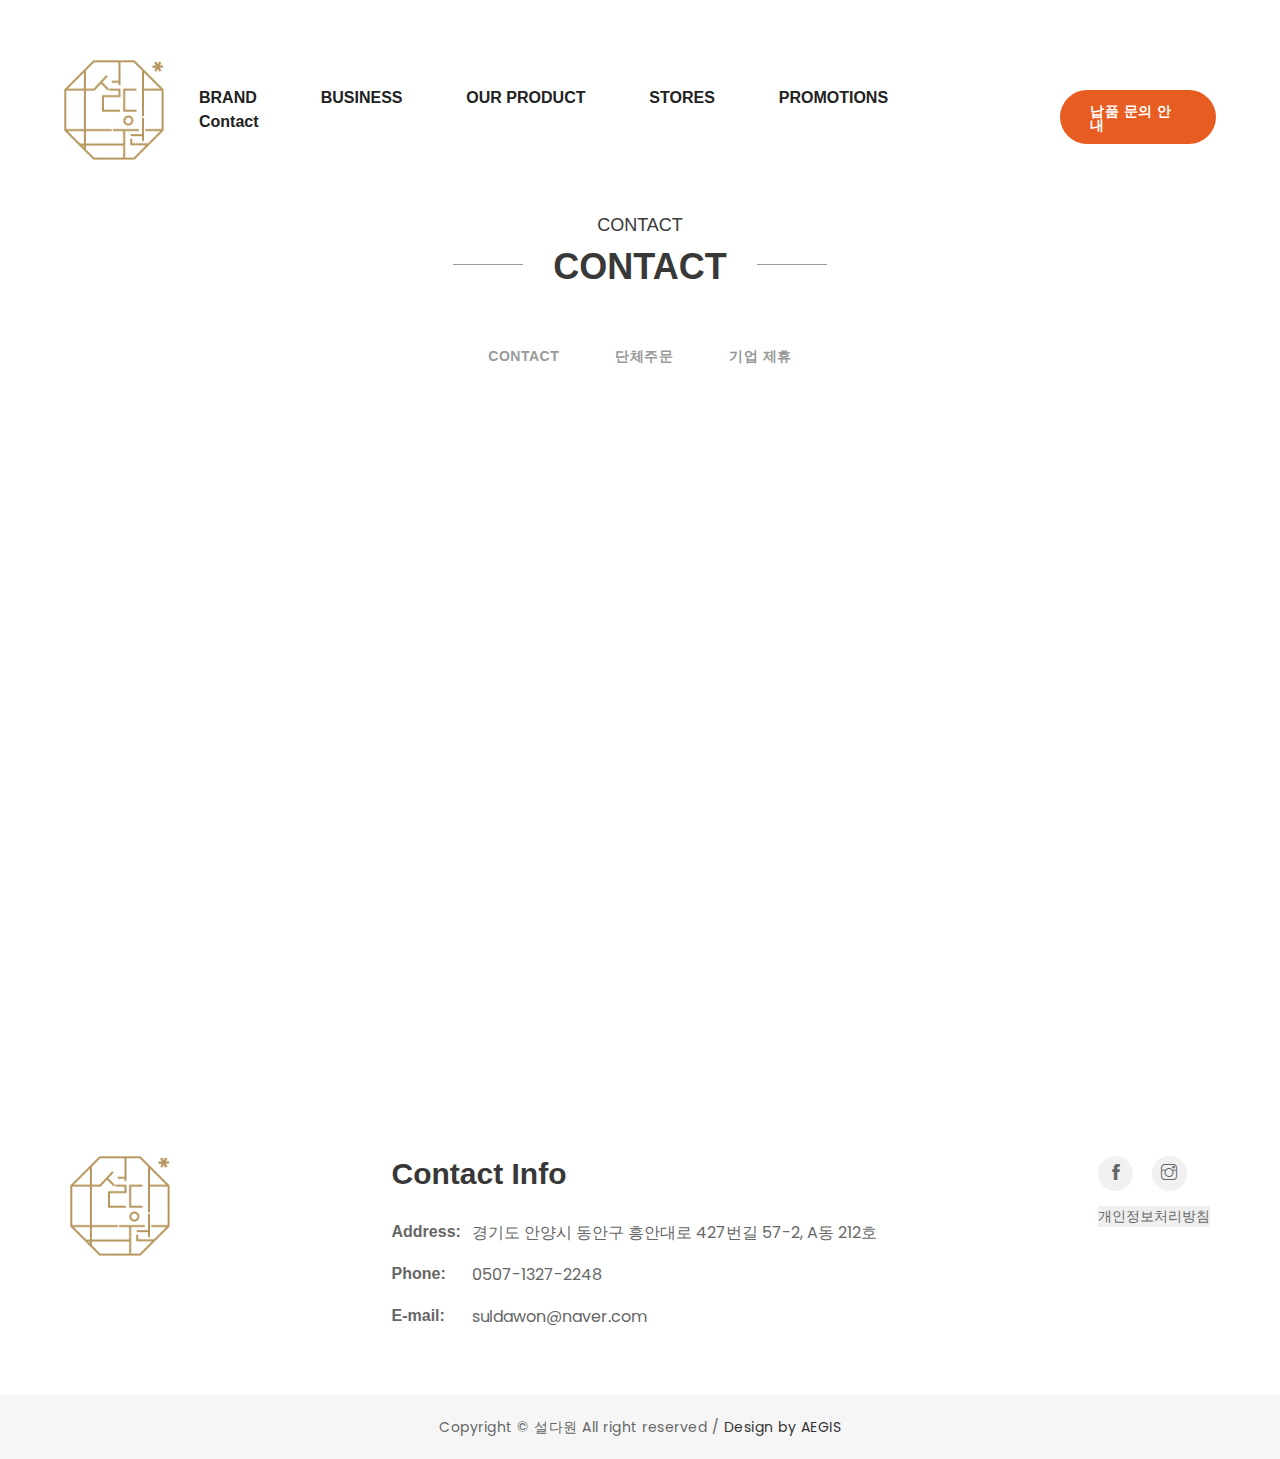
<file: alliance.html>
<!DOCTYPE html>
<html lang="en">
<head>
    <meta charset="UTF-8">
    <meta http-equiv="X-UA-Compatible" content="IE=edge">
    <meta name="viewport" content="width=device-width, initial-scale=1.0">
    <title>우리가 한방차를 만드는 방식</title>
    <link rel="stylesheet" href="assets/css/easyzoom.css">
    <link rel="stylesheet" href="assets/css/bootstrap.min.css">
    <link rel="stylesheet" href="assets/css/magnific-popup.css">
    <link rel="stylesheet" href="assets/css/animate.css">
    <link rel="stylesheet" href="assets/css/owl.carousel.min.css">
    <link rel="stylesheet" href="assets/css/themify-icons.css">
    <link rel="stylesheet" href="assets/css/pe-icon-7-stroke.css">
    <link rel="stylesheet" href="assets/css/icofont.css">
    <link rel="stylesheet" href="assets/css/meanmenu.min.css">
    <link rel="stylesheet" href="assets/css/bundle.css">
    <link rel="stylesheet" href="assets/css/style.css">
    <link rel="stylesheet" href="assets/css/responsive.css">
    <script src="assets/js/vendor/modernizr-3.11.7.min.js"></script>
</head>
<body>
    <header class="header-area wrapper-padding-2">
        <div id="main-menu" class="sticker header-sticky">
            <div class="container">
                <div class="header-bottom-wrapper">
                    <div class="logo-2 ptb-40">
                        <a href="index.html">
                            <img src="img/logo.png" alt="">
                        </a>
                    </div>
                    <div class="menu-style-2 book-menu menu-hover">
                        <nav>
                            <ul>
                                <li><a href="#">BRAND</a>
                                    <ul class="single-dropdown">
                                        <li><a href="brand.html">BRAND</a></li>
                                        <li><a href="bl.html">BI</a></li>
                                    </ul>
                                </li>
                                <li><a href="#">BUSINESS</a>
                                    <ul class="single-dropdown">
                                        <li><a href="index.html">카페납품</a></li>
                                        <li><a href="giftSet.html">선물세트</a></li>
                                        <li><a href="directStore.html">직영매장</a></li>
                                    </ul>
                                </li>
                                <li><a href="shop.html">OUR PRODUCT</a>
                                    <ul class="single-dropdown">
                                        <li><a href="ourProduct.html">제품정보</a></li>
                                        <li><a href="ourTea.html">우리가 한방차를 만드는 방식</a></li>
                                    </ul>
                                </li>
                                <li><a href="https://smartstore.naver.com/suldawon" target_blank>STORES</a>
                                    
                                </li>
                                <li><a href="promotions.html">PROMOTIONS</a>
                                    
                                </li>
                                <li><a href="contact.html">contact</a>
                                    <ul class="single-dropdown">
                                        <li><a href="index.html">CONTACT</a></li>
                                        <li><a href="index-fashion-2.html">단체,답례품</a></li>
                                        <li><a href="alliance.html">기업 제휴</a></li>
                                    </ul>
                                </li>
                            </ul>
                        </nav>
                    </div>
                    <div class="buy-now-btn">
                        <a href="product-details.html">납품 문의 안내</a>
                    </div>
                   
                </div>
                <div class="row">
                    <div class="mobile-menu-area d-md-block col-md-12 col-lg-12 col-12 d-lg-none d-xl-none">
                        <div class="mobile-menu">
                            <nav id="mobile-menu-active">
                                <ul class="menu-overflow">
                                    <li><a href="#">BRAND</a>
                                        <ul>
                                            <li><a href="index.html">BRAND</a></li>
                                            <li><a href="index-fashion-2.html">BI</a></li>
                                        </ul>
                                    </li>
                                    <li><a href="#">pages</a>
                                        <ul>
                                            <li><a href="about-us.html">about us</a></li>
                                            <li><a href="menu-list.html">menu list</a></li>
                                            <li><a href="login.html">login</a></li>
                                            <li><a href="register.html">register</a></li>
                                            <li><a href="cart.html">cart page</a></li>
                                            <li><a href="checkout.html">checkout</a></li>
                                            <li><a href="wishlist.html">wishlist</a></li>
                                            <li><a href="contact.html">contact</a></li>
                                        </ul>
                                    </li>
                                    <li><a href="#">BUSINESS</a>
                                        <ul>
                                            <li><a href="index.html">카페납품</a></li>
                                            <li><a href="giftSet.html">선물세트</a></li>
                                            <li><a href="directStore.html">직영매장</a></li>
                                        </ul>
                                    </li>
                                    <li><a href="shop.html">OUR PRODUCT</a>
                                        <ul>
                                            <li><a href="index.html">제품정보</a></li>
                                            <li><a href="index-fashion-2.html">우리가 한방차를 만드는 방식</a></li>
                                        </ul>
                                    </li>
                                    <li><a href="https://smartstore.naver.com/suldawon" target_blank>STORES</a>
                                        
                                    </li>
                                    <li><a href="promotions.html">PROMOTIONS</a>
                                        
                                    </li>
                                    <li><a href="contact.html">contact</a>
                                        <ul>
                                            <li><a href="index.html">CONTACT</a></li>
                                            <li><a href="index-fashion-2.html">단체,답례품</a></li>
                                            <li><a href="alliance.html">기업 제휴</a></li>
                                        </ul>
                                    </li>
                                </ul>
                            </nav>
                        </div>
                    </div>
                </div>
            </div>
        </div>
    </header>

    <div class="brand-logo-area pl-100 pr-100 gray-bg" style="background: #fff;">
        <div class="ptb-50">
            <div class="brand-logo-active owl-carousel"">
                
            </div>
        </div>
    </div>

    <div class="all-products-area pt-115 pb-50">
        <div class="pl-100 pr-100">
            <div class="container-fluid">
                <div class="section-title text-center mb-60">
                    <h5>CONTACT</h5>
                    <h2><strong>CONTACT</strong></h2>
                </div>
                <div class="product-style">
                    <div class="product-tab-list text-center mb-15 nav product-menu-mrg promotions-hover" role="tablist">
                        <a href="contact.html">
                            <h4>CONTACT </h4>
                        </a>
                        <a href="#home2">
                            <h4>단체주문 </h4>
                        </a>
                        <a href="#home3">
                            <h4>기업 제휴</h4>
                        </a>
                    </div>
                </div>
            </div>
        </div>
    </div>

    <div class="contact-area ptb-100">
        <div class="container">
            <div class="row">
                <div class="col-lg-8">
                    <div class="contact-map-wrapper">
                        <div class="contact-map">
                            <iframe src="https://www.google.com/maps/embed?pb=!1m18!1m12!1m3!1d3080.992884361948!2d126.9530815455999!3d37.35971885217008!2m3!1f0!2f0!3f0!3m2!1i1024!2i768!4f13.1!3m3!1m2!1s0x357b5de50bbef4b7%3A0x6e3a73ec0be77db6!2z7JeQ7J207IqkIO2VmOydtO2FjO2BrOyLnO2LsCDqtbDtj6w!5e0!3m2!1sko!2skr!4v1674377935935!5m2!1sko!2skr" width="1200" height="450" style="border:0;" allowfullscreen="" loading="lazy" referrerpolicy="no-referrer-when-downgrade"></iframe>
                        </div>
                    </div>
                </div>
            </div>
        </div>
    </div>

    <footer class="footer-area">
        <div class="footer-top-area pt-70 pb-35 wrapper-padding-5">
            <div class="container-fluid">
                <div class="widget-wrapper">
                    <div class="footer-widget mb-30">
                        <a href="#"><img src="img/logo.png" alt=""></a>
                        <div class="footer-about-2">
                            <!-- <p>There are many variations of passages of Lorem Ipsum <br>the majority have suffered alteration in some form, by <br> injected humour</p> -->
                            
                        </div>
                    </div>
                    <div class="footer-widget mb-30">
                        <h3 class="footer-widget-title-5">Contact Info</h3>
                        <!-- <h3 class="footer-widget-title-5">Contact Info</h3> -->
                        <div class="footer-info-wrapper-3">
                            <div class="footer-address-furniture">
                                <div class="footer-info-icon3">
                                    <span>Address: </span>
                                </div>
                                <div class="footer-info-content3">
                                    <p>경기도 안양시 동안구 흥안대로 427번길 57-2, A동 212호</p>
                                </div>
                            </div>
                            <div class="footer-address-furniture">
                                <div class="footer-info-icon3">
                                    <span>Phone: </span>
                                </div>
                                <div class="footer-info-content3">
                                    <p>0507-1327-2248</p>
                                </div>
                            </div>
                            <div class="footer-address-furniture">
                                <div class="footer-info-icon3">
                                    <span>E-mail: </span>
                                </div>
                                <div class="footer-info-content3">
                                    <p><a href="#"> suldawon@naver.com</a></p>
                                </div>
                            </div>
                        </div>
                        
                    </div>
                    <div class="footer-widget mb-30">
                        <div class="footer-about" style="margin-bottom: 15px;">
                            <ul>
                                <li><a href="#"><i class="ti-facebook"></i></a></li>
                                <li><a href="https://www.instagram.com/suldawon_official/"><i class="ti-instagram"></i></a></li>
                            </ul>
                        </div>
                        <div class="footer-newsletter-2">
                           <!-- modal -->
                           <!-- Button trigger modal -->
<button type="button" style="border: none;" class="" data-bs-toggle="modal" data-bs-target="#exampleModal">
    개인정보처리방침
  </button>
  
  <!-- Modal -->
  <div class="modal fade modal-dialog-scrollable modal-xl" id="exampleModal" tabindex="-1" aria-labelledby="exampleModalLabel" aria-hidden="true">
    <div class="modal-dialog">
      <div class="modal-content">
        <div class="modal-header">
          <h5 class="modal-title" id="exampleModalLabel">개인정보처리방침</h5>
          <button type="button" class="btn-close" data-bs-dismiss="modal" aria-label="Close"></button>
        </div>
        <div class="modal-body">
            ** 본 양식은 쇼핑몰 운영에 도움을 드리고자 샘플로 제공되는 서식으로 쇼핑몰 운영형태에 따른 수정이 필요합니다. 쇼핑몰에 적용하시기 전, 쇼핑몰 운영 사항 등을 확인하시고 적절한 내용을 반영하여 사용하시기 바랍니다. **<br>

            (주)○○○은 (이하 "회사"는) 고객님의 개인정보를 중요시하며, "정보통신망 이용촉진 및 정보보호"에 관한 법률을 준수하고 있습니다.<br>
            회사는 개인정보처리방침을 통하여 고객님께서 제공하시는 개인정보가 어떠한 용도와 방식으로 이용되고 있으며, 개인정보보호를 위해 어떠한 조치가 취해지고 있는지 알려드립니다.<br>
            
            ■ 수집하는 개인정보 항목 및 수집방법<br>
            가. 수집하는 개인정보의 항목<br>
            o 회사는 회원가입, 상담, 서비스 신청 등을 위해 아래와 같은 개인정보를 수집하고 있습니다.<br>
            - 회원가입시 : 이름 , 생년월일 , 성별 , 로그인ID , 비밀번호 , 자택 전화번호 , 휴대전화번호 , 이메일 , 14세미만 가입자의 경우 법정대리인의 정보<br>
            - 서비스 신청시 : 주소, 결제 정보<br>
            
            o 서비스 이용 과정이나 사업 처리 과정에서 서비스이용기록, 접속로그, 쿠키, 접속 IP, 결제 기록, 불량이용 기록이 생성되어 수집될 수 있습니다.<br>
            
            나. 수집방법<br>
            - 홈페이지, 서면양식, 게시판, 이메일, 이벤트 응모, 배송요청, 전화, 팩스, 생성 정보 수집 툴을 통한 수집<br>
            
            ■ 개인정보의 수집 및 이용목적<br>
            회사는 수집한 개인정보를 다음의 목적을 위해 활용합니다.<br>
            o 서비스 제공에 관한 계약 이행 및 서비스 제공에 따른 요금정산<br>
            콘텐츠 제공 , 구매 및 요금 결제 , 물품배송 또는 청구지 등 발송 , 금융거래 본인 인증 및 금융 서비스<br>
            o 회원 관리<br>
            회원제 서비스 이용에 따른 본인확인 , 개인 식별 , 불량회원의 부정 이용 방지와 비인가 사용 방지 , 가입 의사 확인 , 연령확인 , 만14세 미만 아동 개인정보 수집 시 법정 대리인 동의여부 확인, 불만처리 등 민원처리 , 고지사항 전달<br>
            o 마케팅 및 광고에 활용
            이벤트 등 광고성 정보 전달 , 접속 빈도 파악 또는 회원의 서비스 이용에 대한 통계<br>
            
            ■ 개인정보의 보유 및 이용기간<br>
            원칙적으로, 개인정보 수집 및 이용목적이 달성된 후에는 해당 정보를 지체 없이 파기합니다. 단, 다음의 정보에 대해서는 아래의 이유로 명시한 기간 동안 보존합니다.<br>
            
            가. 회사 내부방침에 의한 정보보유 사유<br>
             회원이 탈퇴한 경우에도 불량회원의 부정한 이용의 재발을 방지, 분쟁해결 및 수사기관의 요청에 따른 협조를 위하여, 이용계약 해지일로부터 oo년간 회원의 정보를 보유할 수 있습니다.<br>
            
            나. 관련 법령에 의한 정보 보유 사유<br>
            전자상거래등에서의소비자보호에관한법률 등 관계법령의 규정에 의하여 보존할 필요가 있는 경우 회사는 아래와 같이 관계법령에서 정한 일정한 기간 동안 회원정보를 보관합니다.<br>
            o 계약 또는 청약철회 등에 관한 기록<br>
            -보존이유 : 전자상거래등에서의소비자보호에관한법률<br>
            -보존기간 : 5년<br>
            o 대금 결제 및 재화 등의 공급에 관한 기록<br>
            -보존이유: 전자상거래등에서의소비자보호에관한법률<br>
            -보존기간 : 5년<br>
            o 소비자 불만 또는 분쟁처리에 관한 기록<br>
            -보존이유 : 전자상거래등에서의소비자보호에관한법률<br>
            -보존기간 : 3년<br>
            o 로그 기록<br>
            -보존이유: 통신비밀보호법<br>
            -보존기간 : 3개월<br>
            
            ■ 개인정보의 파기절차 및 방법<br>
            회사는 원칙적으로 개인정보 수집 및 이용목적이 달성된 후에는 해당 정보를 지체없이 파기합니다. 파기절차 및 방법은 다음과 같습니다.<br>
            o 파기절차<br>
            회원님이 회원가입 등을 위해 입력하신 정보는 목적이 달성된 후 별도의 DB로 옮겨져(종이의 경우 별도의 서류함) 내부 방침 및 기타 관련 법령에 의한 정보보호 사유에 따라(보유 및 이용기간 참조) 일정 기간 저장된 후 파기되어집니다.<br>
            별도 DB로 옮겨진 개인정보는 법률에 의한 경우가 아니고서는 보유되어지는 이외의 다른 목적으로 이용되지 않습니다.<br>
            o 파기방법<br>
            전자적 파일형태로 저장된 개인정보는 기록을 재생할 수 없는 기술적 방법을 사용하여 삭제합니다.<br>
            
            ■ 개인정보 제공<br>
            회사는 이용자의 개인정보를 원칙적으로 외부에 제공하지 않습니다. 다만, 아래의 경우에는 예외로 합니다.<br>
            o 이용자들이 사전에 동의한 경우<br>
            o 법령의 규정에 의거하거나, 수사 목적으로 법령에 정해진 절차와 방법에 따라 수사기관의 요구가 있는 경우<br>
            
            ■ 수집한 개인정보의 위탁<br>
            회사는 서비스 이행을 위해 아래와 같이 외부 전문업체에 위탁하여 운영하고 있습니다.<br>
            o 위탁 대상자 : [택배사 이름]<br>
            o 위탁업무 내용 : [택배사 위탁 내용]<br>
            
            o 위탁 대상자 : [PG사 이름]<br>
            o 위탁업무 내용 : [PG사 위탁 내용]<br>
            
            o 위탁 대상자 : 공급업체 목록보기<br>
            o 위탁업무 내용 : [위탁업무 내용]<br>
            
            
            ■ 이용자 및 법정대리인의 권리와 그 행사방법<br>
            o 이용자는 언제든지 등록되어 있는 자신의 개인정보를 조회하거나 수정할 수 있으며 가입해지를 요청할 수도 있습니다.<br>
            o 이용자들의 개인정보 조회,수정을 위해서는 "개인정보변경"(또는 "회원정보수정" 등)을 가입해지(동의철회)를 위해서는 "회원탈퇴"를 클릭하여 본인 확인 절차를 거치신 후 직접 열람, 정정 또는 탈퇴가 가능합니다.<br>
            o 혹은 개인정보보호책임자에게 서면, 전화 또는 이메일로 연락하시면 지체없이 조치하겠습니다.<br>
            o 귀하가 개인정보의 오류에 대한 정정을 요청하신 경우에는 정정을 완료하기 전까지 당해 개인정보를 이용 또는 제공하지 않습니다. 또한 잘못된 개인정보를 제3자에게 이미 제공한 경우에는 정정 처리결과를 제3자에게 지체없이 통지하여 정정이 이루어지도록 하겠습니다.<br>
            o 회사는 이용자의 요청에 의해 해지 또는 삭제된 개인정보는 "회사가 수집하는 개인정보의 보유 및 이용기간"에 명시된 바에 따라 처리하고 그 외의 용도로 열람 또는 이용할 수 없도록 처리하고 있습니다.<br>
            
            ■ 개인정보 자동수집 장치의 설치, 운영 및 그 거부에 관한 사항<br>
            회사는 귀하의 정보를 수시로 저장하고 찾아내는 "쿠키(cookie)" 등을 운용합니다. 쿠키란 웹사이트를 운영하는데 이용되는 서버가 귀하의 브라우저에 보내는 아주 작은 텍스트 파일로서 귀하의 컴퓨터 하드디스크에 저장됩니다.<br>
            회사은(는) 다음과 같은 목적을 위해 쿠키를 사용합니다.<br>
            o 쿠키 등 사용 목적<br>
            1. 회원과 비회원의 접속 빈도나 방문 시간 등을 분석, 이용자의 취향과 관심분야를 파악 및 자취 추적, 각종 이벤트 참여 정도 및 방문 회수 파악 등을 통한 타겟 마케팅 및 개인 맞춤 서비스 제공<br>
            2. 귀하는 쿠키 설치에 대한 선택권을 가지고 있습니다. 따라서, 귀하는 웹브라우저에서 옵션을 설정함으로써 모든 쿠키를 허용하거나, 쿠키가 저장될 때마다 확인을 거치거나, 아니면 모든 쿠키의 저장을 거부할 수도 있습니다.<br>
            o 쿠키 설정 거부 방법<br>
            1. 쿠키 설정을 거부하는 방법으로는 회원님이 사용하시는 웹 브라우저의 옵션을 선택함으로써 모든 쿠키를 허용하거나 쿠키를 저장할 때마다 확인을 거치거나, 모든 쿠키의 저장을 거부할 수 있습니다.<br>
            2. 설정방법 예(인터넷 익스플로어의 경우) : 웹 브라우저 상단의 도구 > 인터넷 옵션 > 개인정보<br>
            3. 단, 귀하께서 쿠키 설치를 거부하였을 경우 서비스 제공에 어려움이 있을 수 있습니다.<br>
            
            ■ 개인정보에 관한 민원서비스<br>
            회사는 고객의 개인정보를 보호하고 개인정보와 관련한 불만을 처리하기 위하여 아래와 같이 관련 부서 및 개인정보보호책임자를 지정하고 있습니다.<br>
            o 개인정보보호담당자<br>
            성명 : OOO<br>
            소속 : OOO<br>
            전화번호 : OO-OOO-OOOO<br>
            이메일 :<br>
            
            o 개인정보보호책임자<br>
            성명 : OOO<br>
            소속 : OOO<br>
            전화번호 : OO-OOO-OOOO<br>
            이메일 :<br>
            
            o 귀하께서는 회사의 서비스를 이용하시며 발생하는 모든 개인정보보호 관련 민원을 개인정보보호책임자 혹은 담당부서로 신고하실 수 있습니다.<br>
            o 회사는 이용자들의 신고사항에 대해 신속하게 충분한 답변을 드릴 것입니다.<br>
            o 기타 개인정보침해에 대한 신고나 상담이 필요하신 경우에는 아래 기관에 문의하시기 바랍니다.<br>
            개인정보침해신고센터 (privacy.kisa.or.kr / 국번 없이 118)<br>
            개인정보분쟁조정위원회 (kopico.go.kr / 1833-6972)<br>
            대검찰청 사이버수사과 (spo.go.kr / 지역번호+1301)<br>
            경찰청 사이버안전국 (cyberbureau.police.go.kr / 국번없이 182)<br>
        </div>
        <div class="modal-footer">
          <button type="button" class="btn btn-secondary" data-bs-dismiss="modal">Close</button>
        </div>
      </div>
    </div>
  </div>

  
                        </div>
                    </div>
                </div>
            </div>
        </div>
        <div class="footer-bottom ptb-20 gray-bg-8">
            <div class="container">
                <div class="row">
                    <div class="col-12 text-center">
                        <div class="copyright-furniture">
                            <p>Copyright © 설다원 All right reserved /<a href="#"> Design by AEGIS</a></p>
                            
                        </div>
                    </div>
                </div>
            </div>
        </div>
    </footer>

    <script src="assets/js/vendor/jquery-1.12.4.min.js"></script>

</body>
</html>
</file>
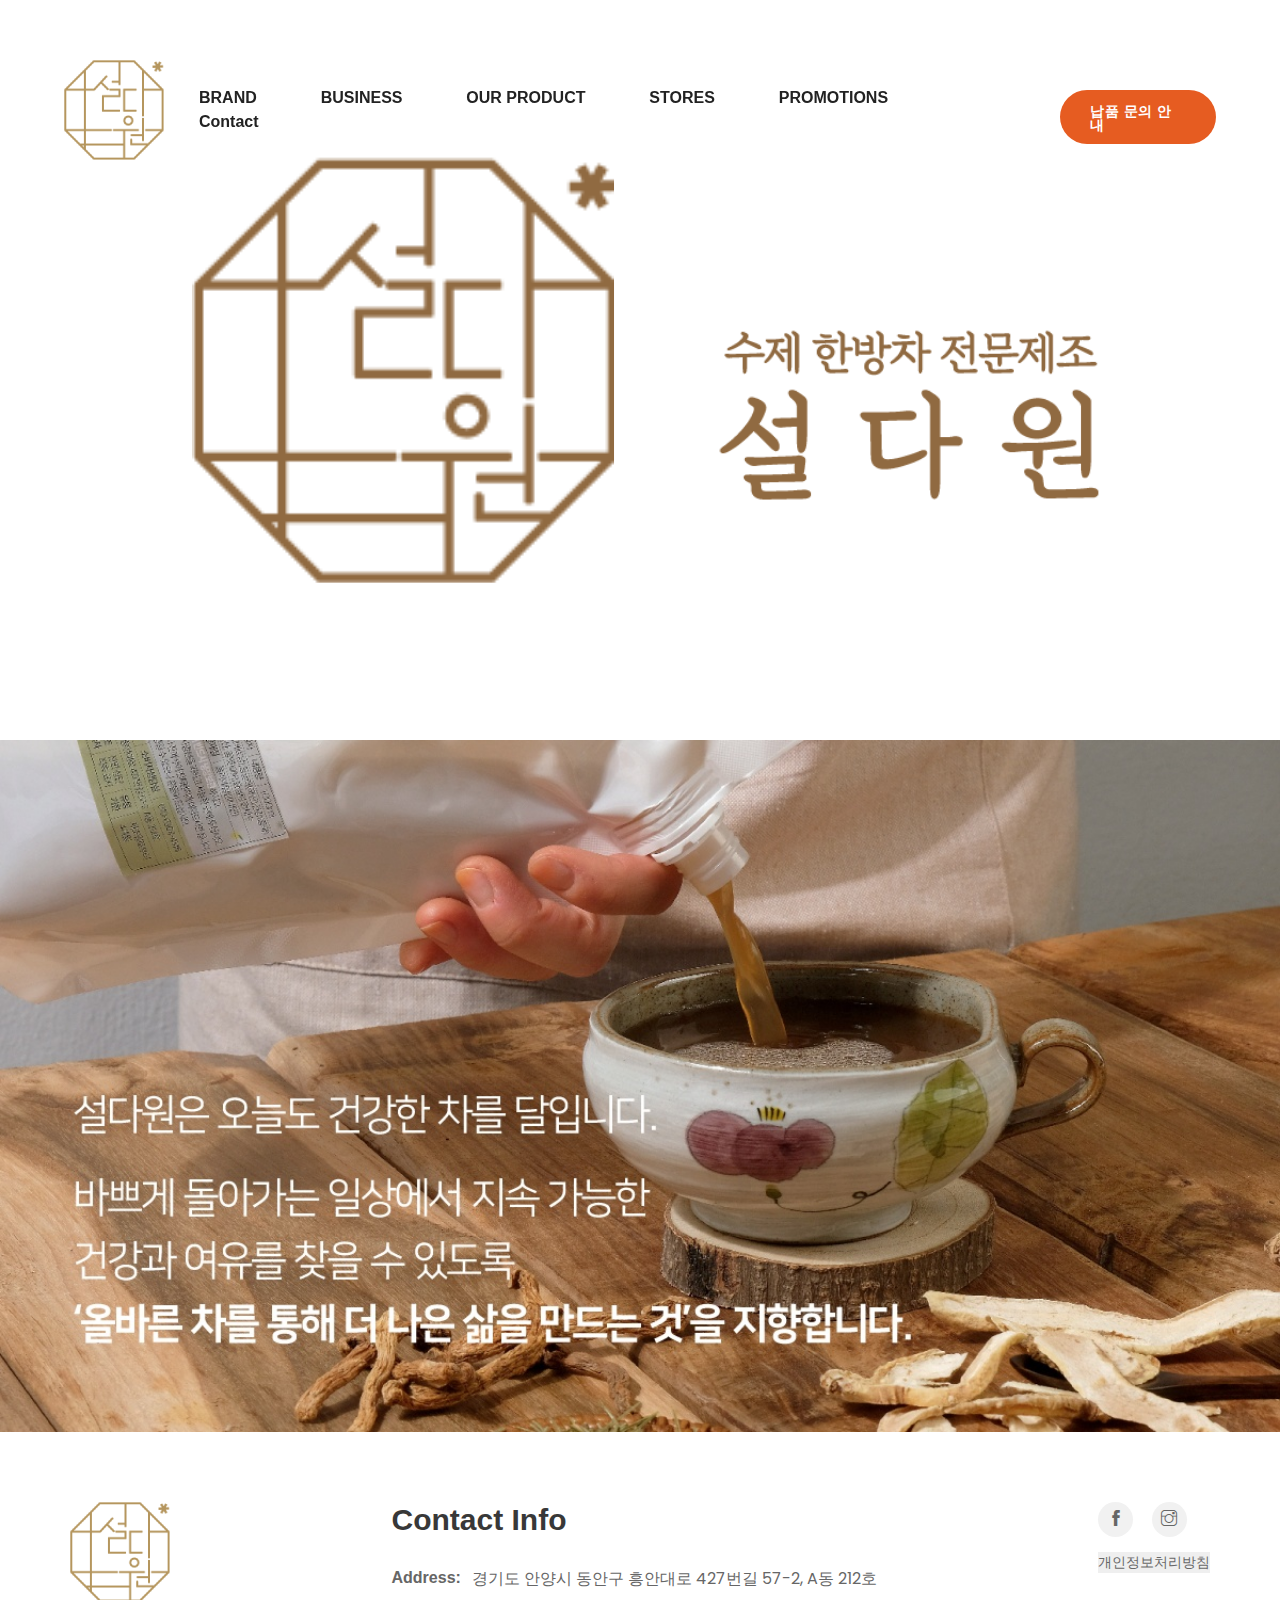
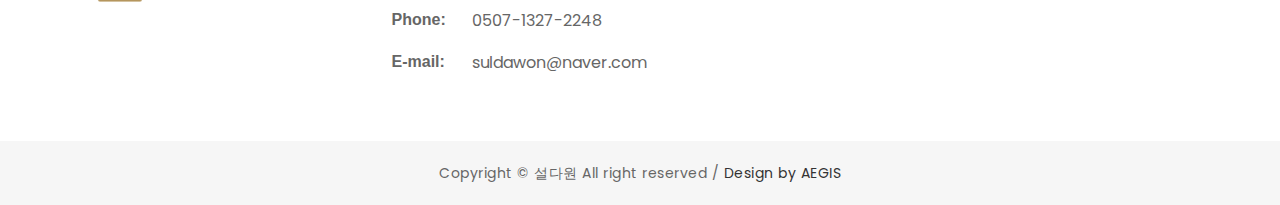
<file: bl.html>
<!doctype html>
<html class="no-js" lang="en">
    <head>
        <meta charset="utf-8">
        <meta http-equiv="x-ua-compatible" content="ie=edge">
        <title>bl</title>
        <meta name="description" content="">
        <meta name="viewport" content="width=device-width, initial-scale=1">
        <!-- Favicon -->
		
		<!-- all css here -->
        <link rel="stylesheet" href="assets/css/bootstrap.min.css">
        <link rel="stylesheet" href="assets/css/magnific-popup.css">
        <link rel="stylesheet" href="assets/css/animate.css">
        <link rel="stylesheet" href="assets/css/owl.carousel.min.css">
        <link rel="stylesheet" href="assets/css/themify-icons.css">
        <link rel="stylesheet" href="assets/css/pe-icon-7-stroke.css">
        <link rel="stylesheet" href="assets/css/icofont.css">
        <link rel="stylesheet" href="assets/css/meanmenu.min.css">
        <link rel="stylesheet" href="assets/css/bundle.css">
        <link rel="stylesheet" href="assets/css/style.css">
        <link rel="stylesheet" href="assets/css/responsive.css">
        <script src="assets/js/vendor/modernizr-3.11.7.min.js"></script>
    </head>
    <body>
        <header class="header-area wrapper-padding-2">
            <div id="main-menu" class="sticker header-sticky">
                <div class="container">
                    <div class="header-bottom-wrapper">
                        <div class="logo-2 ptb-40">
                            <a href="index.html">
                                <img src="img/logo.png" alt="">
                            </a>
                        </div>
                        <div class="menu-style-2 book-menu menu-hover">
                            <nav>
                                <ul>
                                    <li><a href="#">BRAND</a>
                                        <ul class="single-dropdown">
                                            <li><a href="#">BRAND</a></li>
                                            <li><a href="bl.html">BI</a></li>
                                        </ul>
                                    </li>
                                    <li><a href="#">BUSINESS</a>
                                        <ul class="single-dropdown">
                                            <li><a href="cafeDelivery.html">카페납품</a></li>
                                            <li><a href="#">선물세트</a></li>
                                            <li><a href="#">직영매장</a></li>
                                        </ul>
                                    </li>
                                    <li><a href="#">OUR PRODUCT</a>
                                        <ul class="single-dropdown">
                                            <li><a href="#">제품정보</a></li>
                                            <li><a href="#">우리가 한방차를 만드는 방식</a></li>
                                        </ul>
                                    </li>
                                    <li><a href="https://smartstore.naver.com/suldawon" target_blank>STORES</a>
                                        
                                    </li>
                                    <li><a href="#">PROMOTIONS</a>
                                        
                                    </li>
                                    <li><a href="#">contact</a>
                                        <ul class="single-dropdown">
                                            <li><a href="#">CONTACT</a></li>
                                            <li><a href="#">단체,답례품</a></li>
                                            <li><a href="alliance.html">기업 제휴</a></li>
                                        </ul>
                                    </li>
                                </ul>
                            </nav>
                        </div>
                        <div class="buy-now-btn">
                            <a href="product-details.html">납품 문의 안내</a>
                        </div>
                       
                    </div>
                    <div class="row">
                        <div class="mobile-menu-area d-md-block col-md-12 col-lg-12 col-12 d-lg-none d-xl-none">
                            <div class="mobile-menu">
                                <nav id="mobile-menu-active">
                                    <ul class="menu-overflow">
                                        <li><a href="#">BRAND</a>  
                                            <ul>
                                                <li><a href="index.html">BRAND</a></li>
                                                <li><a href="index-fashion-2.html">BI</a></li>
                                            </ul>
                                        </li>
                                        <li><a href="#">pages</a>
                                            <ul>
                                                <li><a href="about-us.html">about us</a></li>
                                                <li><a href="menu-list.html">menu list</a></li>
                                                <li><a href="login.html">login</a></li>
                                                <li><a href="register.html">register</a></li>
                                                <li><a href="cart.html">cart page</a></li>
                                                <li><a href="checkout.html">checkout</a></li>
                                                <li><a href="wishlist.html">wishlist</a></li>
                                                <li><a href="contact.html">contact</a></li>
                                            </ul>
                                        </li>
                                        <li><a href="#">BUSINESS</a>
                                            <ul>
                                                <li><a href="index.html">카페납품</a></li>
                                                <li><a href="giftSet.html">선물세트</a></li>
                                                <li><a href="directStore.html">직영매장</a></li>
                                            </ul>
                                        </li>
                                        <li><a href="shop.html">OUR PRODUCT</a>
                                            <ul>
                                                <li><a href="index.html">제품정보</a></li>
                                                <li><a href="index-fashion-2.html">우리가 한방차를 만드는 방식</a></li>
                                            </ul>
                                        </li>
                                        <li><a href="https://smartstore.naver.com/suldawon" target_blank>STORES</a>
                                            
                                        </li>
                                        <li><a href="promotions.html">PROMOTIONS</a>
                                            
                                        </li>
                                        <li><a href="contact.html">contact</a>
                                            <ul>
                                                <li><a href="index.html">CONTACT</a></li>
                                                <li><a href="index-fashion-2.html">단체,답례품</a></li>
                                                <li><a href="alliance.html">기업 제휴</a></li>
                                            </ul>
                                        </li>
                                    </ul>
                                </nav>
                            </div>
                        </div>
                    </div>
                </div>
            </div>
        </header>
        <div class="slider-area">
            <div class="slider-active owl-carousel">
                <div class="sports-slider-slider bg-img slider-height-7" style="background-image: url(img/brand/bl/3.jpg)">
                    <div class="sports-slider-content-left">
                        <img src="img/brand/bl/2.png" alt="">
                    </div>
                    <div class="sports-slider-content-right">
                        <img src="img/brand/bl/1.png" alt="">
                    </div>
                </div>
            </div>
        </div>
        <div class="blog-details-info">
                        
            <img src="img/brand/bl/4.jpg" alt="">
            
        </div>


        <footer class="footer-area">
            <div class="footer-top-area pt-70 pb-35 wrapper-padding-5">
                <div class="container-fluid">
                    <div class="widget-wrapper">
                        <div class="footer-widget mb-30">
                            <a href="#"><img src="img/logo.png" alt=""></a>
                            <div class="footer-about-2">
                                <!-- <p>There are many variations of passages of Lorem Ipsum <br>the majority have suffered alteration in some form, by <br> injected humour</p> -->
                                
                            </div>
                        </div>
                        <div class="footer-widget mb-30">
                            <h3 class="footer-widget-title-5">Contact Info</h3>
                            <!-- <h3 class="footer-widget-title-5">Contact Info</h3> -->
                            <div class="footer-info-wrapper-3">
                                <div class="footer-address-furniture">
                                    <div class="footer-info-icon3">
                                        <span>Address: </span>
                                    </div>
                                    <div class="footer-info-content3">
                                        <p>경기도 안양시 동안구 흥안대로 427번길 57-2, A동 212호</p>
                                    </div>
                                </div>
                                <div class="footer-address-furniture">
                                    <div class="footer-info-icon3">
                                        <span>Phone: </span>
                                    </div>
                                    <div class="footer-info-content3">
                                        <p>0507-1327-2248</p>
                                    </div>
                                </div>
                                <div class="footer-address-furniture">
                                    <div class="footer-info-icon3">
                                        <span>E-mail: </span>
                                    </div>
                                    <div class="footer-info-content3">
                                        <p><a href="#"> suldawon@naver.com</a></p>
                                    </div>
                                </div>
                            </div>
                            
                        </div>
                        <div class="footer-widget mb-30">
                            <div class="footer-about" style="margin-bottom: 15px;">
                                <ul>
                                    <li><a href="#"><i class="ti-facebook"></i></a></li>
                                    <li><a href="https://www.instagram.com/suldawon_official/"><i class="ti-instagram"></i></a></li>
                                </ul>
                            </div>
                            <div class="footer-newsletter-2">
                               <!-- modal -->
                               <!-- Button trigger modal -->
    <button type="button" style="border: none;" class="" data-bs-toggle="modal" data-bs-target="#exampleModal">
        개인정보처리방침
      </button>
      
      <!-- Modal -->
      <div class="modal fade modal-dialog-scrollable modal-xl" id="exampleModal" tabindex="-1" aria-labelledby="exampleModalLabel" aria-hidden="true">
        <div class="modal-dialog">
          <div class="modal-content">
            <div class="modal-header">
              <h5 class="modal-title" id="exampleModalLabel">개인정보처리방침</h5>
              <button type="button" class="btn-close" data-bs-dismiss="modal" aria-label="Close"></button>
            </div>
            <div class="modal-body">
                ** 본 양식은 쇼핑몰 운영에 도움을 드리고자 샘플로 제공되는 서식으로 쇼핑몰 운영형태에 따른 수정이 필요합니다. 쇼핑몰에 적용하시기 전, 쇼핑몰 운영 사항 등을 확인하시고 적절한 내용을 반영하여 사용하시기 바랍니다. **<br>
    
                (주)○○○은 (이하 "회사"는) 고객님의 개인정보를 중요시하며, "정보통신망 이용촉진 및 정보보호"에 관한 법률을 준수하고 있습니다.<br>
                회사는 개인정보처리방침을 통하여 고객님께서 제공하시는 개인정보가 어떠한 용도와 방식으로 이용되고 있으며, 개인정보보호를 위해 어떠한 조치가 취해지고 있는지 알려드립니다.<br>
                
                ■ 수집하는 개인정보 항목 및 수집방법<br>
                가. 수집하는 개인정보의 항목<br>
                o 회사는 회원가입, 상담, 서비스 신청 등을 위해 아래와 같은 개인정보를 수집하고 있습니다.<br>
                - 회원가입시 : 이름 , 생년월일 , 성별 , 로그인ID , 비밀번호 , 자택 전화번호 , 휴대전화번호 , 이메일 , 14세미만 가입자의 경우 법정대리인의 정보<br>
                - 서비스 신청시 : 주소, 결제 정보<br>
                
                o 서비스 이용 과정이나 사업 처리 과정에서 서비스이용기록, 접속로그, 쿠키, 접속 IP, 결제 기록, 불량이용 기록이 생성되어 수집될 수 있습니다.<br>
                
                나. 수집방법<br>
                - 홈페이지, 서면양식, 게시판, 이메일, 이벤트 응모, 배송요청, 전화, 팩스, 생성 정보 수집 툴을 통한 수집<br>
                
                ■ 개인정보의 수집 및 이용목적<br>
                회사는 수집한 개인정보를 다음의 목적을 위해 활용합니다.<br>
                o 서비스 제공에 관한 계약 이행 및 서비스 제공에 따른 요금정산<br>
                콘텐츠 제공 , 구매 및 요금 결제 , 물품배송 또는 청구지 등 발송 , 금융거래 본인 인증 및 금융 서비스<br>
                o 회원 관리<br>
                회원제 서비스 이용에 따른 본인확인 , 개인 식별 , 불량회원의 부정 이용 방지와 비인가 사용 방지 , 가입 의사 확인 , 연령확인 , 만14세 미만 아동 개인정보 수집 시 법정 대리인 동의여부 확인, 불만처리 등 민원처리 , 고지사항 전달<br>
                o 마케팅 및 광고에 활용
                이벤트 등 광고성 정보 전달 , 접속 빈도 파악 또는 회원의 서비스 이용에 대한 통계<br>
                
                ■ 개인정보의 보유 및 이용기간<br>
                원칙적으로, 개인정보 수집 및 이용목적이 달성된 후에는 해당 정보를 지체 없이 파기합니다. 단, 다음의 정보에 대해서는 아래의 이유로 명시한 기간 동안 보존합니다.<br>
                
                가. 회사 내부방침에 의한 정보보유 사유<br>
                 회원이 탈퇴한 경우에도 불량회원의 부정한 이용의 재발을 방지, 분쟁해결 및 수사기관의 요청에 따른 협조를 위하여, 이용계약 해지일로부터 oo년간 회원의 정보를 보유할 수 있습니다.<br>
                
                나. 관련 법령에 의한 정보 보유 사유<br>
                전자상거래등에서의소비자보호에관한법률 등 관계법령의 규정에 의하여 보존할 필요가 있는 경우 회사는 아래와 같이 관계법령에서 정한 일정한 기간 동안 회원정보를 보관합니다.<br>
                o 계약 또는 청약철회 등에 관한 기록<br>
                -보존이유 : 전자상거래등에서의소비자보호에관한법률<br>
                -보존기간 : 5년<br>
                o 대금 결제 및 재화 등의 공급에 관한 기록<br>
                -보존이유: 전자상거래등에서의소비자보호에관한법률<br>
                -보존기간 : 5년<br>
                o 소비자 불만 또는 분쟁처리에 관한 기록<br>
                -보존이유 : 전자상거래등에서의소비자보호에관한법률<br>
                -보존기간 : 3년<br>
                o 로그 기록<br>
                -보존이유: 통신비밀보호법<br>
                -보존기간 : 3개월<br>
                
                ■ 개인정보의 파기절차 및 방법<br>
                회사는 원칙적으로 개인정보 수집 및 이용목적이 달성된 후에는 해당 정보를 지체없이 파기합니다. 파기절차 및 방법은 다음과 같습니다.<br>
                o 파기절차<br>
                회원님이 회원가입 등을 위해 입력하신 정보는 목적이 달성된 후 별도의 DB로 옮겨져(종이의 경우 별도의 서류함) 내부 방침 및 기타 관련 법령에 의한 정보보호 사유에 따라(보유 및 이용기간 참조) 일정 기간 저장된 후 파기되어집니다.<br>
                별도 DB로 옮겨진 개인정보는 법률에 의한 경우가 아니고서는 보유되어지는 이외의 다른 목적으로 이용되지 않습니다.<br>
                o 파기방법<br>
                전자적 파일형태로 저장된 개인정보는 기록을 재생할 수 없는 기술적 방법을 사용하여 삭제합니다.<br>
                
                ■ 개인정보 제공<br>
                회사는 이용자의 개인정보를 원칙적으로 외부에 제공하지 않습니다. 다만, 아래의 경우에는 예외로 합니다.<br>
                o 이용자들이 사전에 동의한 경우<br>
                o 법령의 규정에 의거하거나, 수사 목적으로 법령에 정해진 절차와 방법에 따라 수사기관의 요구가 있는 경우<br>
                
                ■ 수집한 개인정보의 위탁<br>
                회사는 서비스 이행을 위해 아래와 같이 외부 전문업체에 위탁하여 운영하고 있습니다.<br>
                o 위탁 대상자 : [택배사 이름]<br>
                o 위탁업무 내용 : [택배사 위탁 내용]<br>
                
                o 위탁 대상자 : [PG사 이름]<br>
                o 위탁업무 내용 : [PG사 위탁 내용]<br>
                
                o 위탁 대상자 : 공급업체 목록보기<br>
                o 위탁업무 내용 : [위탁업무 내용]<br>
                
                
                ■ 이용자 및 법정대리인의 권리와 그 행사방법<br>
                o 이용자는 언제든지 등록되어 있는 자신의 개인정보를 조회하거나 수정할 수 있으며 가입해지를 요청할 수도 있습니다.<br>
                o 이용자들의 개인정보 조회,수정을 위해서는 "개인정보변경"(또는 "회원정보수정" 등)을 가입해지(동의철회)를 위해서는 "회원탈퇴"를 클릭하여 본인 확인 절차를 거치신 후 직접 열람, 정정 또는 탈퇴가 가능합니다.<br>
                o 혹은 개인정보보호책임자에게 서면, 전화 또는 이메일로 연락하시면 지체없이 조치하겠습니다.<br>
                o 귀하가 개인정보의 오류에 대한 정정을 요청하신 경우에는 정정을 완료하기 전까지 당해 개인정보를 이용 또는 제공하지 않습니다. 또한 잘못된 개인정보를 제3자에게 이미 제공한 경우에는 정정 처리결과를 제3자에게 지체없이 통지하여 정정이 이루어지도록 하겠습니다.<br>
                o 회사는 이용자의 요청에 의해 해지 또는 삭제된 개인정보는 "회사가 수집하는 개인정보의 보유 및 이용기간"에 명시된 바에 따라 처리하고 그 외의 용도로 열람 또는 이용할 수 없도록 처리하고 있습니다.<br>
                
                ■ 개인정보 자동수집 장치의 설치, 운영 및 그 거부에 관한 사항<br>
                회사는 귀하의 정보를 수시로 저장하고 찾아내는 "쿠키(cookie)" 등을 운용합니다. 쿠키란 웹사이트를 운영하는데 이용되는 서버가 귀하의 브라우저에 보내는 아주 작은 텍스트 파일로서 귀하의 컴퓨터 하드디스크에 저장됩니다.<br>
                회사은(는) 다음과 같은 목적을 위해 쿠키를 사용합니다.<br>
                o 쿠키 등 사용 목적<br>
                1. 회원과 비회원의 접속 빈도나 방문 시간 등을 분석, 이용자의 취향과 관심분야를 파악 및 자취 추적, 각종 이벤트 참여 정도 및 방문 회수 파악 등을 통한 타겟 마케팅 및 개인 맞춤 서비스 제공<br>
                2. 귀하는 쿠키 설치에 대한 선택권을 가지고 있습니다. 따라서, 귀하는 웹브라우저에서 옵션을 설정함으로써 모든 쿠키를 허용하거나, 쿠키가 저장될 때마다 확인을 거치거나, 아니면 모든 쿠키의 저장을 거부할 수도 있습니다.<br>
                o 쿠키 설정 거부 방법<br>
                1. 쿠키 설정을 거부하는 방법으로는 회원님이 사용하시는 웹 브라우저의 옵션을 선택함으로써 모든 쿠키를 허용하거나 쿠키를 저장할 때마다 확인을 거치거나, 모든 쿠키의 저장을 거부할 수 있습니다.<br>
                2. 설정방법 예(인터넷 익스플로어의 경우) : 웹 브라우저 상단의 도구 > 인터넷 옵션 > 개인정보<br>
                3. 단, 귀하께서 쿠키 설치를 거부하였을 경우 서비스 제공에 어려움이 있을 수 있습니다.<br>
                
                ■ 개인정보에 관한 민원서비스<br>
                회사는 고객의 개인정보를 보호하고 개인정보와 관련한 불만을 처리하기 위하여 아래와 같이 관련 부서 및 개인정보보호책임자를 지정하고 있습니다.<br>
                o 개인정보보호담당자<br>
                성명 : OOO<br>
                소속 : OOO<br>
                전화번호 : OO-OOO-OOOO<br>
                이메일 :<br>
                
                o 개인정보보호책임자<br>
                성명 : OOO<br>
                소속 : OOO<br>
                전화번호 : OO-OOO-OOOO<br>
                이메일 :<br>
                
                o 귀하께서는 회사의 서비스를 이용하시며 발생하는 모든 개인정보보호 관련 민원을 개인정보보호책임자 혹은 담당부서로 신고하실 수 있습니다.<br>
                o 회사는 이용자들의 신고사항에 대해 신속하게 충분한 답변을 드릴 것입니다.<br>
                o 기타 개인정보침해에 대한 신고나 상담이 필요하신 경우에는 아래 기관에 문의하시기 바랍니다.<br>
                개인정보침해신고센터 (privacy.kisa.or.kr / 국번 없이 118)<br>
                개인정보분쟁조정위원회 (kopico.go.kr / 1833-6972)<br>
                대검찰청 사이버수사과 (spo.go.kr / 지역번호+1301)<br>
                경찰청 사이버안전국 (cyberbureau.police.go.kr / 국번없이 182)<br>
            </div>
            <div class="modal-footer">
              <button type="button" class="btn btn-secondary" data-bs-dismiss="modal">Close</button>
            </div>
          </div>
        </div>
      </div>
    
      
                            </div>
                        </div>
                    </div>
                </div>
            </div>
            <div class="footer-bottom ptb-20 gray-bg-8">
                <div class="container">
                    <div class="row">
                        <div class="col-12 text-center">
                            <div class="copyright-furniture">
                                <p>Copyright © 설다원 All right reserved /<a href="#"> Design by AEGIS</a></p>
                                
                            </div>
                        </div>
                    </div>
                </div>
            </div>
        </footer>
       
        
		
		
		
		
		<!-- all js here -->
        <script src="assets/js/vendor/jquery-1.12.4.min.js"></script>
        <script src="assets/js/popper.js"></script>
        <script src="assets/js/bootstrap.min.js"></script>
        <script src="assets/js/jquery.magnific-popup.min.js"></script>
        <script src="assets/js/isotope.pkgd.min.js"></script>
        <script src="assets/js/imagesloaded.pkgd.min.js"></script>
        <script src="assets/js/jquery.counterup.min.js"></script>
        <script src="assets/js/waypoints.min.js"></script>
        <script src="assets/js/ajax-mail.js"></script>
        <script src="assets/js/owl.carousel.min.js"></script>
        <script src="assets/js/plugins.js"></script>
        <script src="assets/js/main.js"></script>
    </body>
</html>
</file>
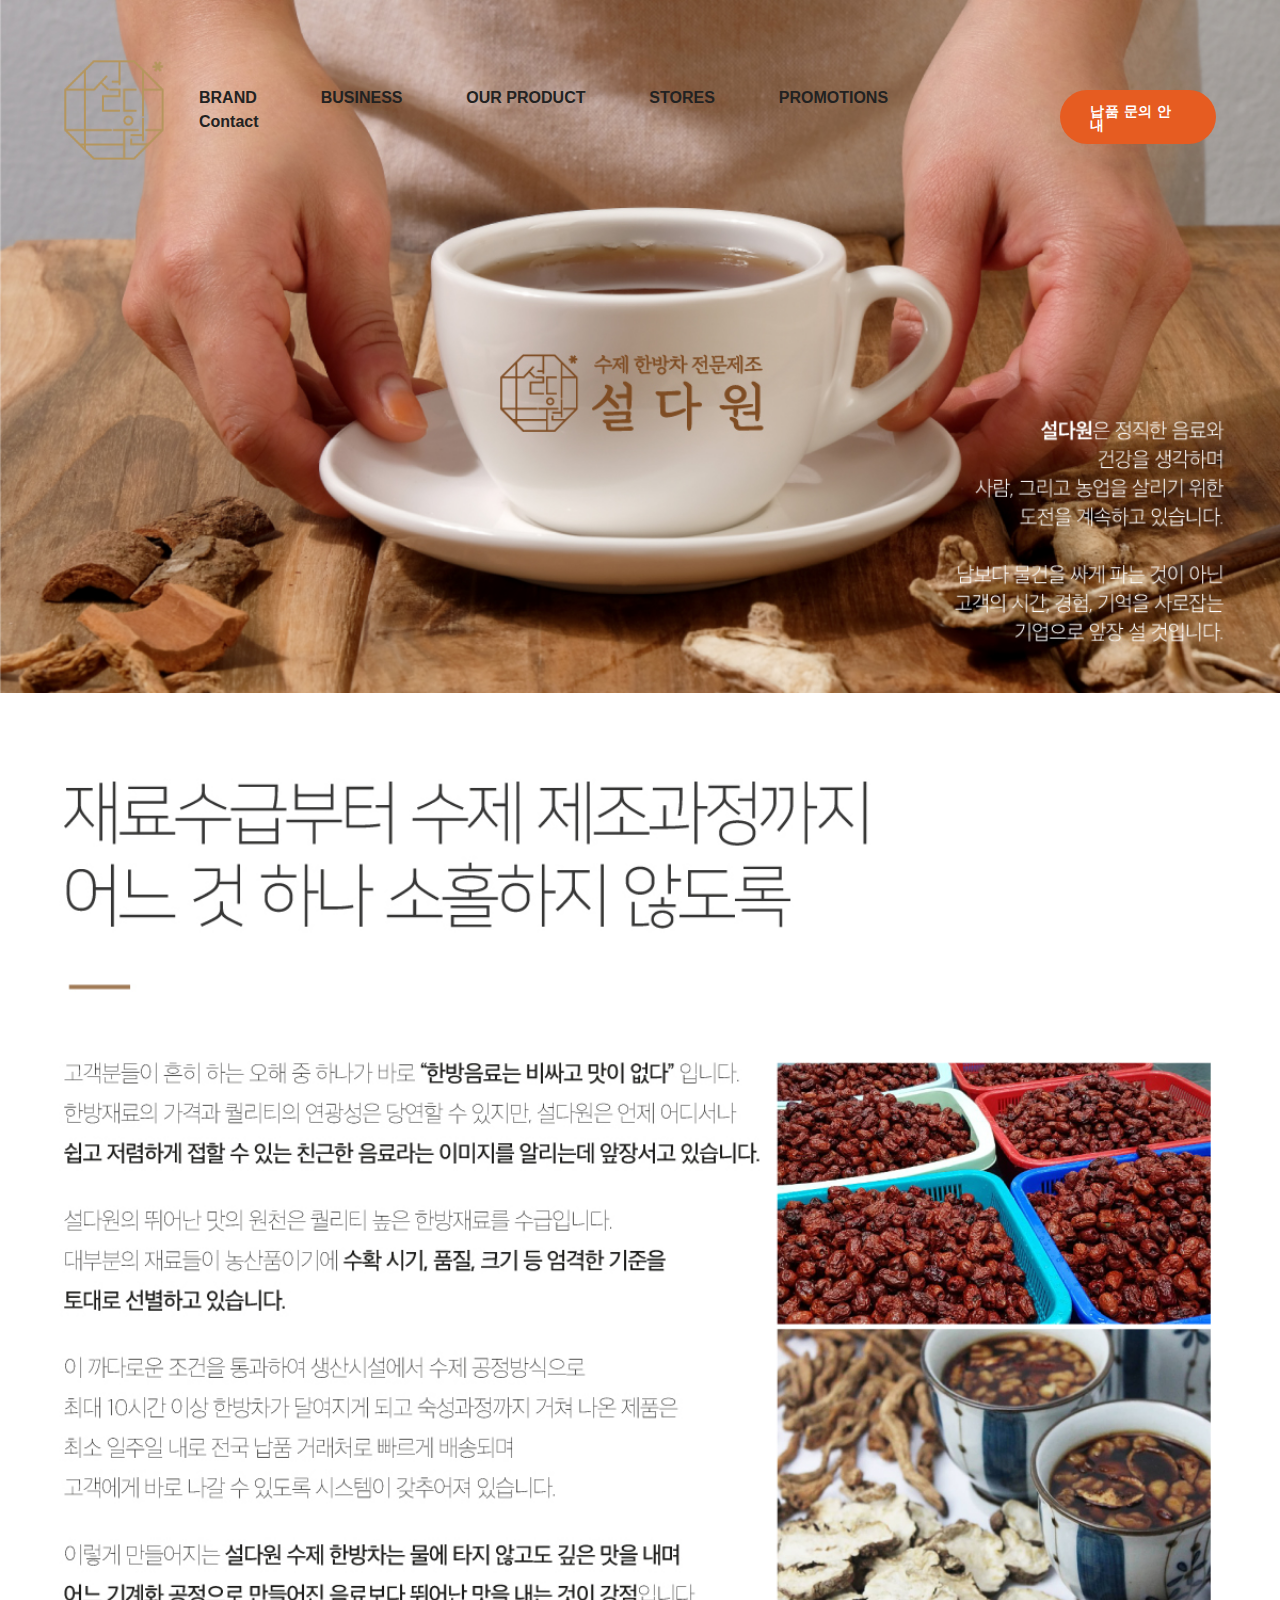
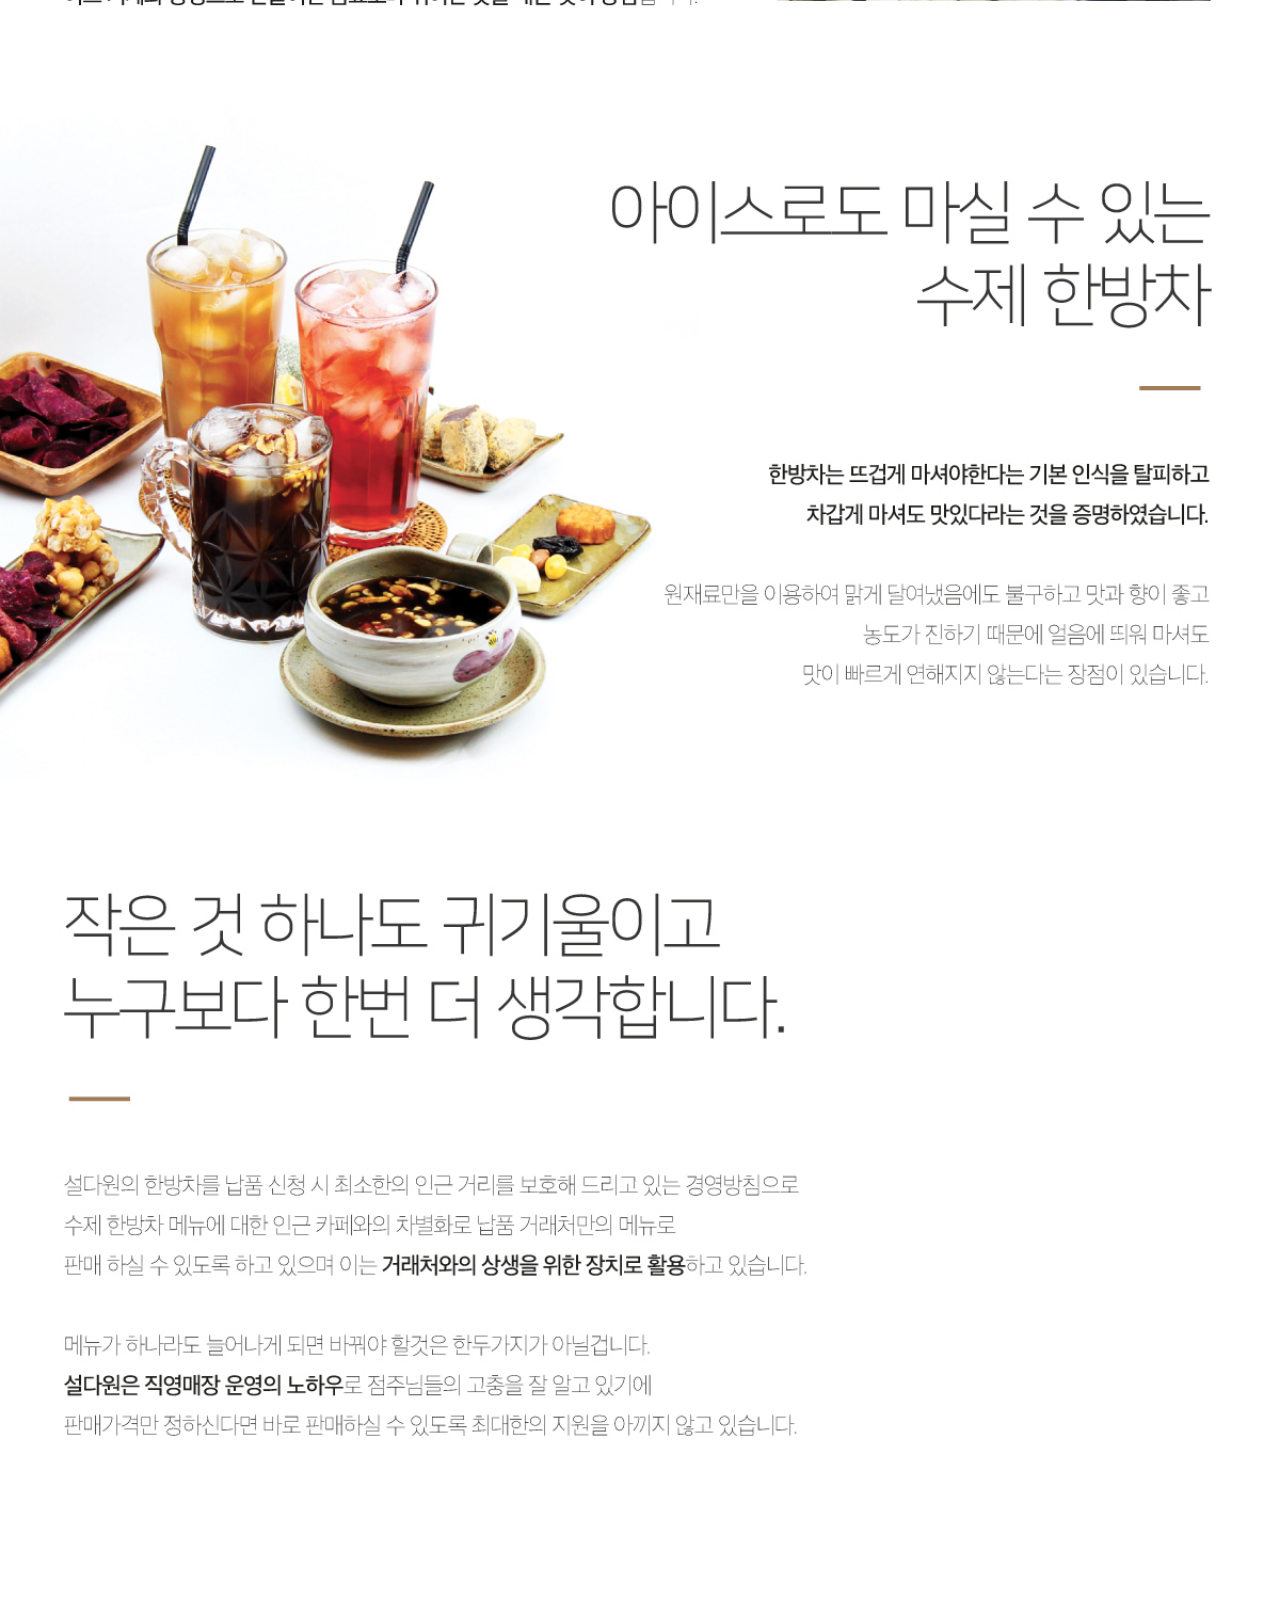
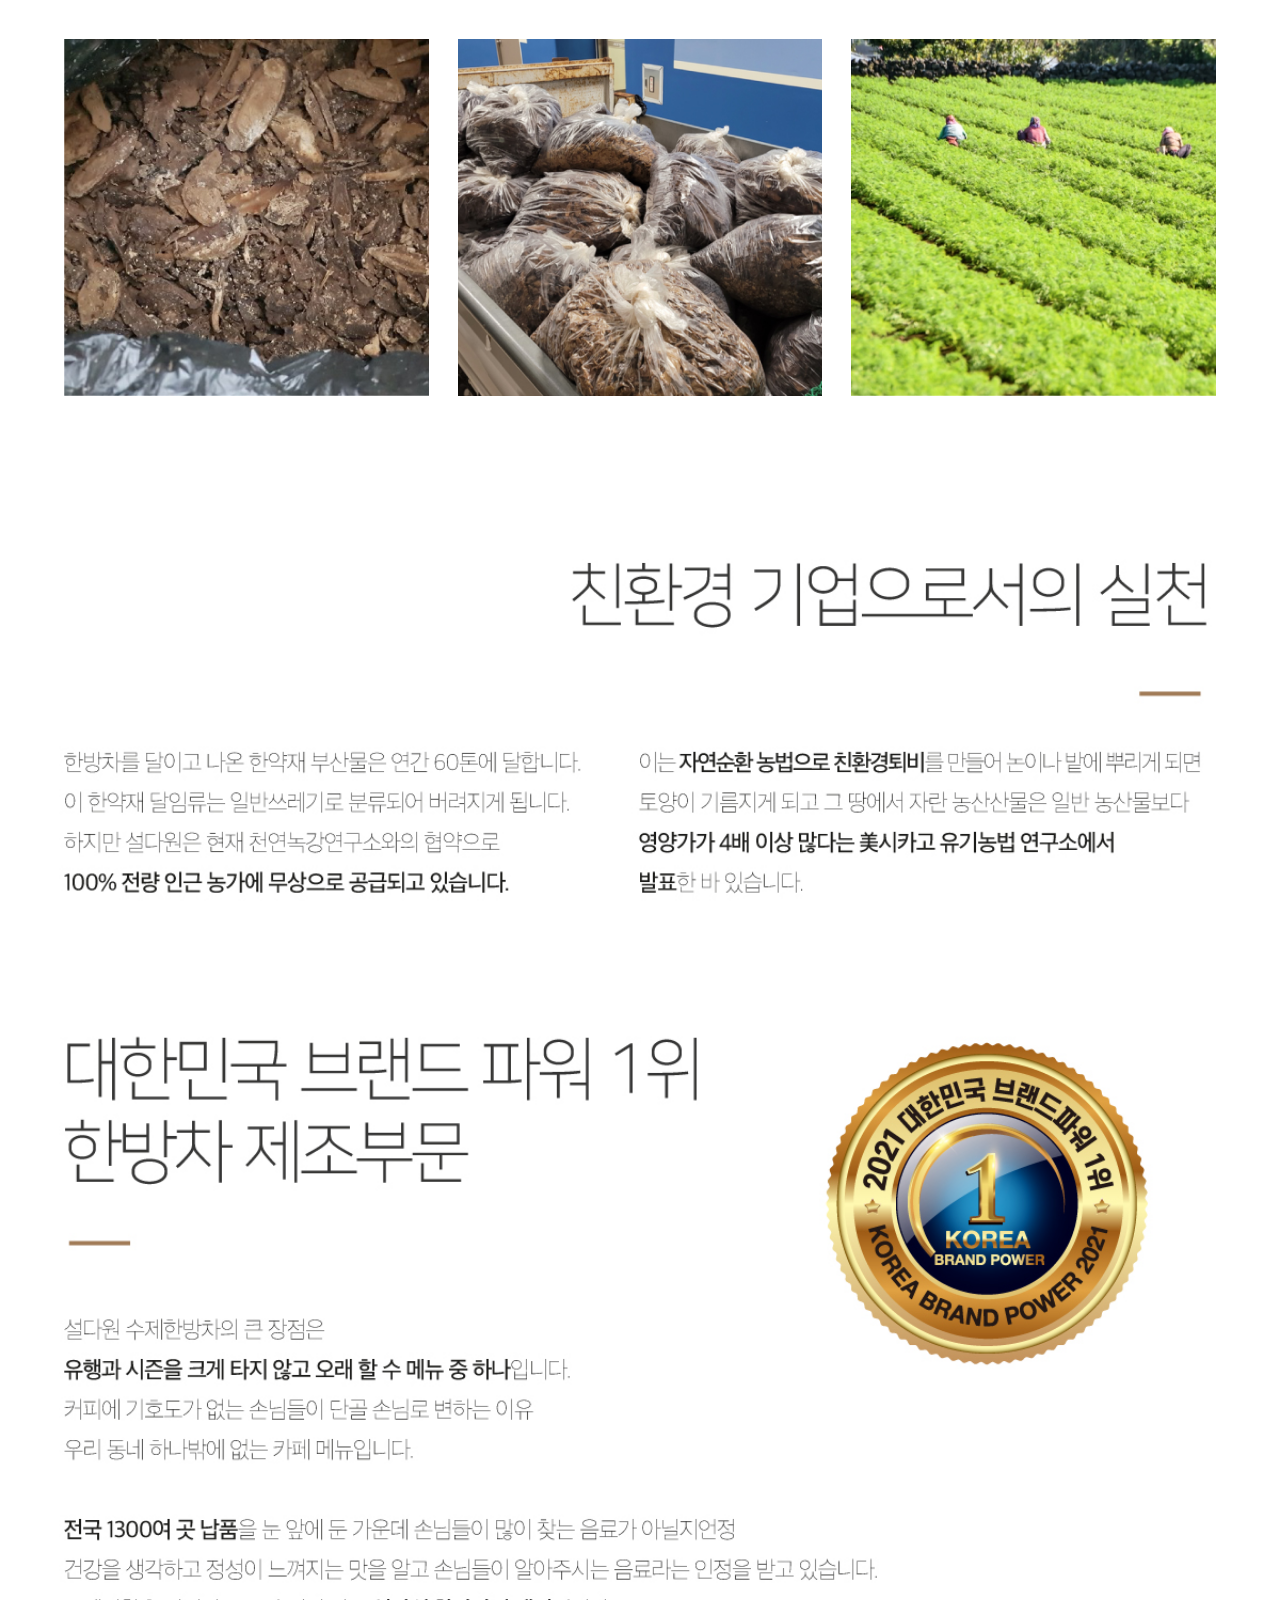
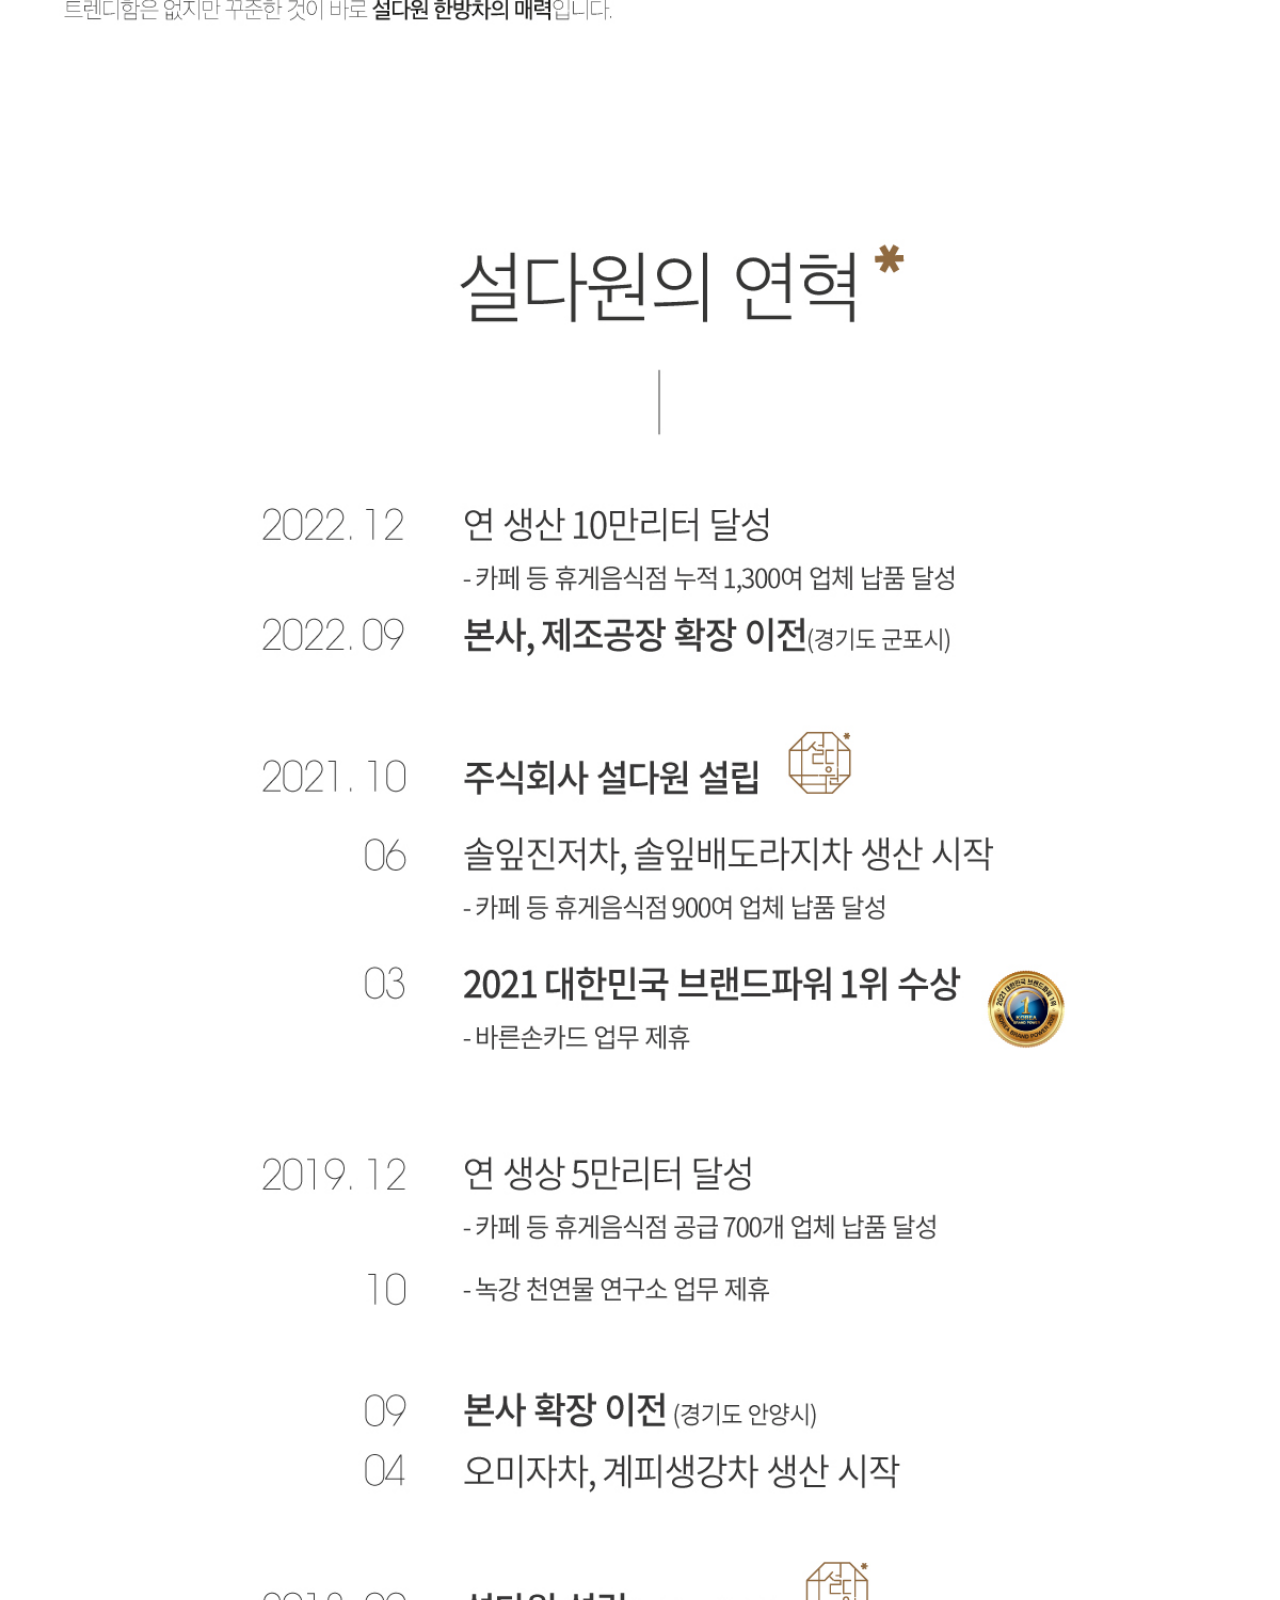
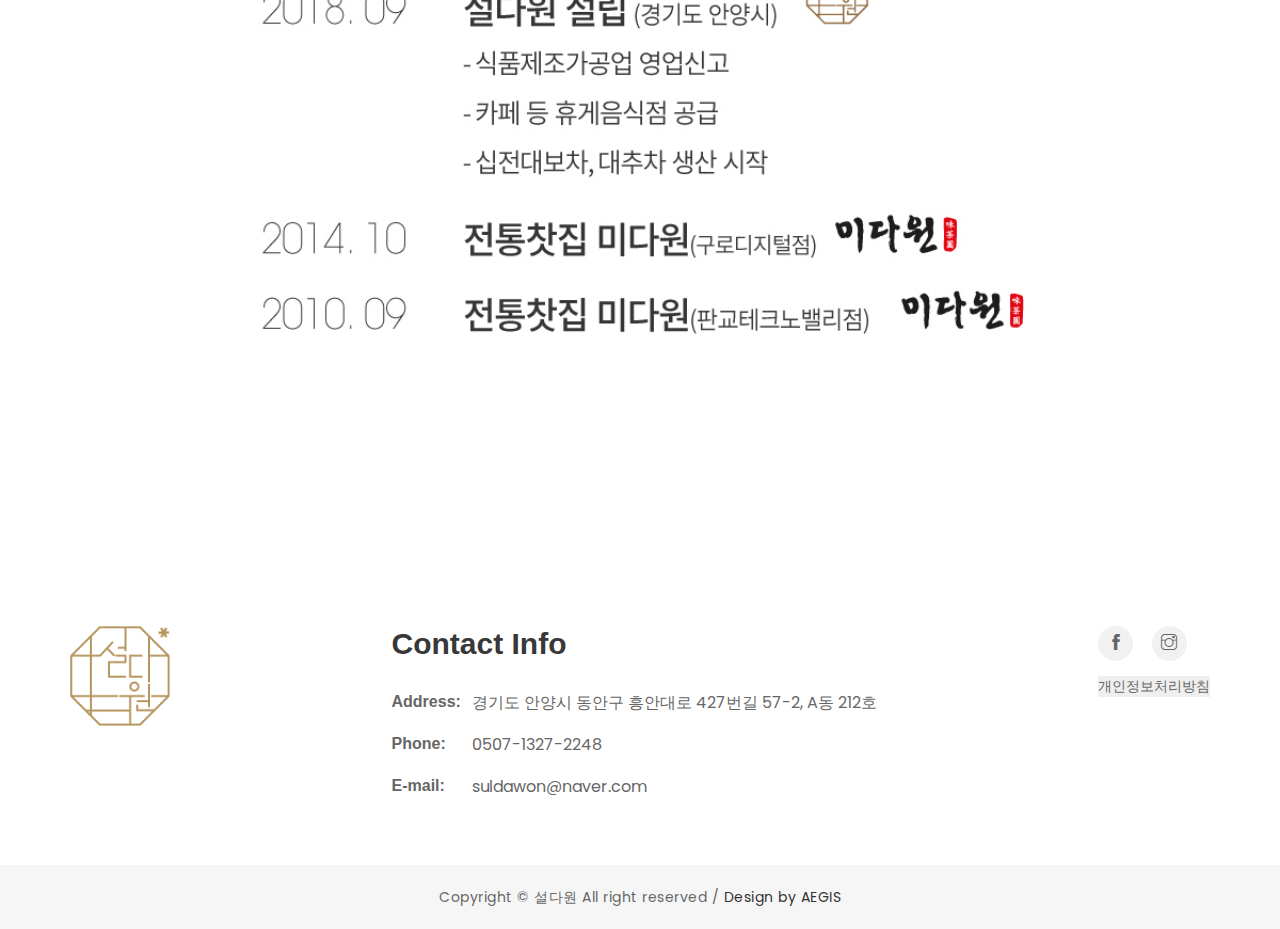
<file: brand.html>
<!doctype html>
<html class="no-js" lang="en">
    <head>
        <meta charset="utf-8">
        <meta http-equiv="x-ua-compatible" content="ie=edge">
        <title></title>
        <meta name="description" content="">
        <meta name="viewport" content="width=device-width, initial-scale=1">
        <!-- Favicon -->
		
		<!-- all css here -->
        <link rel="stylesheet" href="assets/css/bootstrap.min.css">
        <link rel="stylesheet" href="assets/css/magnific-popup.css">
        <link rel="stylesheet" href="assets/css/animate.css">
        <link rel="stylesheet" href="assets/css/owl.carousel.min.css">
        <link rel="stylesheet" href="assets/css/themify-icons.css">
        <link rel="stylesheet" href="assets/css/pe-icon-7-stroke.css">
        <link rel="stylesheet" href="assets/css/icofont.css">
        <link rel="stylesheet" href="assets/css/meanmenu.min.css">
        <link rel="stylesheet" href="assets/css/bundle.css">
        <link rel="stylesheet" href="assets/css/style.css">
        <link rel="stylesheet" href="assets/css/responsive.css">
        <script src="assets/js/vendor/modernizr-3.11.7.min.js"></script>
    </head>
    <body>
     <!-- header start -->
     <header class="header-area wrapper-padding-2">
        <div id="main-menu" class="sticker header-sticky">
            <div class="container">
                <div class="header-bottom-wrapper">
                    <div class="logo-2 ptb-40">
                        <a href="index.html">
                            <img src="img/logo.png" alt="">
                        </a>
                    </div>
                    <div class="menu-style-2 book-menu menu-hover">
                        <nav>
                            <ul>
                                <li><a href="#">BRAND</a>
                                    <ul class="single-dropdown">
                                        <li><a href="brand.html">BRAND</a></li>
                                        <li><a href="bl.html">BI</a></li>
                                    </ul>
                                </li>
                                <li><a href="#">BUSINESS</a>
                                    <ul class="single-dropdown">
                                        <li><a href="index.html">카페납품</a></li>
                                        <li><a href="giftSet.html">선물세트</a></li>
                                        <li><a href="directStore.html">직영매장</a></li>
                                    </ul>
                                </li>
                                <li><a href="shop.html">OUR PRODUCT</a>
                                    <ul class="single-dropdown">
                                        <li><a href="ourProduct.html">제품정보</a></li>
                                        <li><a href="ourTea.html">우리가 한방차를 만드는 방식</a></li>
                                    </ul>
                                </li>
                                <li><a href="https://smartstore.naver.com/suldawon" target_blank>STORES</a>
                                    
                                </li>
                                <li><a href="promotions.html">PROMOTIONS</a>
                                    
                                </li>
                                <li><a href="contact.html">contact</a>
                                    <ul class="single-dropdown">
                                        <li><a href="index.html">CONTACT</a></li>
                                        <li><a href="index-fashion-2.html">단체,답례품</a></li>
                                        <li><a href="alliance.html">기업 제휴</a></li>
                                    </ul>
                                </li>
                            </ul>
                        </nav>
                    </div>
                    <div class="buy-now-btn">
                        <a href="product-details.html">납품 문의 안내</a>
                    </div>
                   
                </div>
                <div class="row">
                    <div class="mobile-menu-area d-md-block col-md-12 col-lg-12 col-12 d-lg-none d-xl-none">
                        <div class="mobile-menu">
                            <nav id="mobile-menu-active">
                                <ul class="menu-overflow">
                                    <li><a href="#">BRAND</a>
                                        <ul>
                                            <li><a href="index.html">BRAND</a></li>
                                            <li><a href="index-fashion-2.html">BI</a></li>
                                        </ul>
                                    </li>
                                    <li><a href="#">pages</a>
                                        <ul>
                                            <li><a href="about-us.html">about us</a></li>
                                            <li><a href="menu-list.html">menu list</a></li>
                                            <li><a href="login.html">login</a></li>
                                            <li><a href="register.html">register</a></li>
                                            <li><a href="cart.html">cart page</a></li>
                                            <li><a href="checkout.html">checkout</a></li>
                                            <li><a href="wishlist.html">wishlist</a></li>
                                            <li><a href="contact.html">contact</a></li>
                                        </ul>
                                    </li>
                                    <li><a href="#">BUSINESS</a>
                                        <ul>
                                            <li><a href="index.html">카페납품</a></li>
                                            <li><a href="giftSet.html">선물세트</a></li>
                                            <li><a href="directStore.html">직영매장</a></li>
                                        </ul>
                                    </li>
                                    <li><a href="shop.html">OUR PRODUCT</a>
                                        <ul>
                                            <li><a href="index.html">제품정보</a></li>
                                            <li><a href="index-fashion-2.html">우리가 한방차를 만드는 방식</a></li>
                                        </ul>
                                    </li>
                                    <li><a href="https://smartstore.naver.com/suldawon" target_blank>STORES</a>
                                        
                                    </li>
                                    <li><a href="promotions.html">PROMOTIONS</a>
                                        
                                    </li>
                                    <li><a href="contact.html">contact</a>
                                        <ul>
                                            <li><a href="index.html">CONTACT</a></li>
                                            <li><a href="index-fashion-2.html">단체,답례품</a></li>
                                            <li><a href="alliance.html">기업 제휴</a></li>
                                        </ul>
                                    </li>
                                </ul>
                            </nav>
                        </div>
                    </div>
                </div>
            </div>
        </div>
    </header>
    
    
    <div class="blog-details-info">
                        
        <img src="img/brand/brand/brand01.jpg" alt="">
        
    </div>
    <div class="blog-details-info">
                        
        <img src="img/brand/brand/brand02.jpg" alt="">
        
    </div>

    <div class="blog-area pt-120 pb-80">
        <div class="container">
            
            <div class="row">
                <div class="col-md-4">
                    <div class="blog-wrapper mb-40">
                        <div class="blog-img blog-hover mb-15">
                            <a href="/"><img src="img/brand/brand/brand03.jpg" alt=""></a>
                        </div>
                        
                    </div>
                </div>
                <div class="col-md-4">
                    <div class="blog-wrapper mb-40">
                        <div class="blog-img blog-hover mb-15">
                            <a href="/"><img src="img/brand/brand/brand04.jpg" alt=""></a>
                        </div>
                       
                    </div>
                </div>
                <div class="col-md-4">
                    <div class="blog-wrapper mb-40">
                        <div class="blog-img blog-hover mb-15">
                            <a href="/"><img src="img/brand/brand/brand05.jpg" alt=""></a>
                        </div>
                        
                    </div>
                </div>
            </div>
        </div>
    </div>

    <div class="blog-details-info">
                        
        <img src="img/brand/brand/brand06.jpg" alt="">
        
    </div>
    <div class="blog-details-info">
                        
        <img src="img/brand/brand/brand07.jpg" alt="">
        
    </div>
		
		
		
		
		
		<footer class="footer-area">
            <div class="footer-top-area pt-70 pb-35 wrapper-padding-5">
                <div class="container-fluid">
                    <div class="widget-wrapper">
                        <div class="footer-widget mb-30">
                            <a href="#"><img src="img/logo.png" alt=""></a>
                            <div class="footer-about-2">
                                <!-- <p>There are many variations of passages of Lorem Ipsum <br>the majority have suffered alteration in some form, by <br> injected humour</p> -->
                                
                            </div>
                        </div>
                        <div class="footer-widget mb-30">
                            <h3 class="footer-widget-title-5">Contact Info</h3>
                            <!-- <h3 class="footer-widget-title-5">Contact Info</h3> -->
                            <div class="footer-info-wrapper-3">
                                <div class="footer-address-furniture">
                                    <div class="footer-info-icon3">
                                        <span>Address: </span>
                                    </div>
                                    <div class="footer-info-content3">
                                        <p>경기도 안양시 동안구 흥안대로 427번길 57-2, A동 212호</p>
                                    </div>
                                </div>
                                <div class="footer-address-furniture">
                                    <div class="footer-info-icon3">
                                        <span>Phone: </span>
                                    </div>
                                    <div class="footer-info-content3">
                                        <p>0507-1327-2248</p>
                                    </div>
                                </div>
                                <div class="footer-address-furniture">
                                    <div class="footer-info-icon3">
                                        <span>E-mail: </span>
                                    </div>
                                    <div class="footer-info-content3">
                                        <p><a href="#"> suldawon@naver.com</a></p>
                                    </div>
                                </div>
                            </div>
                            
                        </div>
                        <div class="footer-widget mb-30">
                            <div class="footer-about" style="margin-bottom: 15px;">
                                <ul>
                                    <li><a href="#"><i class="ti-facebook"></i></a></li>
                                    <li><a href="https://www.instagram.com/suldawon_official/"><i class="ti-instagram"></i></a></li>
                                </ul>
                            </div>
                            <div class="footer-newsletter-2">
                               <!-- modal -->
                               <!-- Button trigger modal -->
    <button type="button" style="border: none;" class="" data-bs-toggle="modal" data-bs-target="#exampleModal">
        개인정보처리방침
      </button>
      
      <!-- Modal -->
      <div class="modal fade modal-dialog-scrollable modal-xl" id="exampleModal" tabindex="-1" aria-labelledby="exampleModalLabel" aria-hidden="true">
        <div class="modal-dialog">
          <div class="modal-content">
            <div class="modal-header">
              <h5 class="modal-title" id="exampleModalLabel">개인정보처리방침</h5>
              <button type="button" class="btn-close" data-bs-dismiss="modal" aria-label="Close"></button>
            </div>
            <div class="modal-body">
                ** 본 양식은 쇼핑몰 운영에 도움을 드리고자 샘플로 제공되는 서식으로 쇼핑몰 운영형태에 따른 수정이 필요합니다. 쇼핑몰에 적용하시기 전, 쇼핑몰 운영 사항 등을 확인하시고 적절한 내용을 반영하여 사용하시기 바랍니다. **<br>
    
                (주)○○○은 (이하 "회사"는) 고객님의 개인정보를 중요시하며, "정보통신망 이용촉진 및 정보보호"에 관한 법률을 준수하고 있습니다.<br>
                회사는 개인정보처리방침을 통하여 고객님께서 제공하시는 개인정보가 어떠한 용도와 방식으로 이용되고 있으며, 개인정보보호를 위해 어떠한 조치가 취해지고 있는지 알려드립니다.<br>
                
                ■ 수집하는 개인정보 항목 및 수집방법<br>
                가. 수집하는 개인정보의 항목<br>
                o 회사는 회원가입, 상담, 서비스 신청 등을 위해 아래와 같은 개인정보를 수집하고 있습니다.<br>
                - 회원가입시 : 이름 , 생년월일 , 성별 , 로그인ID , 비밀번호 , 자택 전화번호 , 휴대전화번호 , 이메일 , 14세미만 가입자의 경우 법정대리인의 정보<br>
                - 서비스 신청시 : 주소, 결제 정보<br>
                
                o 서비스 이용 과정이나 사업 처리 과정에서 서비스이용기록, 접속로그, 쿠키, 접속 IP, 결제 기록, 불량이용 기록이 생성되어 수집될 수 있습니다.<br>
                
                나. 수집방법<br>
                - 홈페이지, 서면양식, 게시판, 이메일, 이벤트 응모, 배송요청, 전화, 팩스, 생성 정보 수집 툴을 통한 수집<br>
                
                ■ 개인정보의 수집 및 이용목적<br>
                회사는 수집한 개인정보를 다음의 목적을 위해 활용합니다.<br>
                o 서비스 제공에 관한 계약 이행 및 서비스 제공에 따른 요금정산<br>
                콘텐츠 제공 , 구매 및 요금 결제 , 물품배송 또는 청구지 등 발송 , 금융거래 본인 인증 및 금융 서비스<br>
                o 회원 관리<br>
                회원제 서비스 이용에 따른 본인확인 , 개인 식별 , 불량회원의 부정 이용 방지와 비인가 사용 방지 , 가입 의사 확인 , 연령확인 , 만14세 미만 아동 개인정보 수집 시 법정 대리인 동의여부 확인, 불만처리 등 민원처리 , 고지사항 전달<br>
                o 마케팅 및 광고에 활용
                이벤트 등 광고성 정보 전달 , 접속 빈도 파악 또는 회원의 서비스 이용에 대한 통계<br>
                
                ■ 개인정보의 보유 및 이용기간<br>
                원칙적으로, 개인정보 수집 및 이용목적이 달성된 후에는 해당 정보를 지체 없이 파기합니다. 단, 다음의 정보에 대해서는 아래의 이유로 명시한 기간 동안 보존합니다.<br>
                
                가. 회사 내부방침에 의한 정보보유 사유<br>
                 회원이 탈퇴한 경우에도 불량회원의 부정한 이용의 재발을 방지, 분쟁해결 및 수사기관의 요청에 따른 협조를 위하여, 이용계약 해지일로부터 oo년간 회원의 정보를 보유할 수 있습니다.<br>
                
                나. 관련 법령에 의한 정보 보유 사유<br>
                전자상거래등에서의소비자보호에관한법률 등 관계법령의 규정에 의하여 보존할 필요가 있는 경우 회사는 아래와 같이 관계법령에서 정한 일정한 기간 동안 회원정보를 보관합니다.<br>
                o 계약 또는 청약철회 등에 관한 기록<br>
                -보존이유 : 전자상거래등에서의소비자보호에관한법률<br>
                -보존기간 : 5년<br>
                o 대금 결제 및 재화 등의 공급에 관한 기록<br>
                -보존이유: 전자상거래등에서의소비자보호에관한법률<br>
                -보존기간 : 5년<br>
                o 소비자 불만 또는 분쟁처리에 관한 기록<br>
                -보존이유 : 전자상거래등에서의소비자보호에관한법률<br>
                -보존기간 : 3년<br>
                o 로그 기록<br>
                -보존이유: 통신비밀보호법<br>
                -보존기간 : 3개월<br>
                
                ■ 개인정보의 파기절차 및 방법<br>
                회사는 원칙적으로 개인정보 수집 및 이용목적이 달성된 후에는 해당 정보를 지체없이 파기합니다. 파기절차 및 방법은 다음과 같습니다.<br>
                o 파기절차<br>
                회원님이 회원가입 등을 위해 입력하신 정보는 목적이 달성된 후 별도의 DB로 옮겨져(종이의 경우 별도의 서류함) 내부 방침 및 기타 관련 법령에 의한 정보보호 사유에 따라(보유 및 이용기간 참조) 일정 기간 저장된 후 파기되어집니다.<br>
                별도 DB로 옮겨진 개인정보는 법률에 의한 경우가 아니고서는 보유되어지는 이외의 다른 목적으로 이용되지 않습니다.<br>
                o 파기방법<br>
                전자적 파일형태로 저장된 개인정보는 기록을 재생할 수 없는 기술적 방법을 사용하여 삭제합니다.<br>
                
                ■ 개인정보 제공<br>
                회사는 이용자의 개인정보를 원칙적으로 외부에 제공하지 않습니다. 다만, 아래의 경우에는 예외로 합니다.<br>
                o 이용자들이 사전에 동의한 경우<br>
                o 법령의 규정에 의거하거나, 수사 목적으로 법령에 정해진 절차와 방법에 따라 수사기관의 요구가 있는 경우<br>
                
                ■ 수집한 개인정보의 위탁<br>
                회사는 서비스 이행을 위해 아래와 같이 외부 전문업체에 위탁하여 운영하고 있습니다.<br>
                o 위탁 대상자 : [택배사 이름]<br>
                o 위탁업무 내용 : [택배사 위탁 내용]<br>
                
                o 위탁 대상자 : [PG사 이름]<br>
                o 위탁업무 내용 : [PG사 위탁 내용]<br>
                
                o 위탁 대상자 : 공급업체 목록보기<br>
                o 위탁업무 내용 : [위탁업무 내용]<br>
                
                
                ■ 이용자 및 법정대리인의 권리와 그 행사방법<br>
                o 이용자는 언제든지 등록되어 있는 자신의 개인정보를 조회하거나 수정할 수 있으며 가입해지를 요청할 수도 있습니다.<br>
                o 이용자들의 개인정보 조회,수정을 위해서는 "개인정보변경"(또는 "회원정보수정" 등)을 가입해지(동의철회)를 위해서는 "회원탈퇴"를 클릭하여 본인 확인 절차를 거치신 후 직접 열람, 정정 또는 탈퇴가 가능합니다.<br>
                o 혹은 개인정보보호책임자에게 서면, 전화 또는 이메일로 연락하시면 지체없이 조치하겠습니다.<br>
                o 귀하가 개인정보의 오류에 대한 정정을 요청하신 경우에는 정정을 완료하기 전까지 당해 개인정보를 이용 또는 제공하지 않습니다. 또한 잘못된 개인정보를 제3자에게 이미 제공한 경우에는 정정 처리결과를 제3자에게 지체없이 통지하여 정정이 이루어지도록 하겠습니다.<br>
                o 회사는 이용자의 요청에 의해 해지 또는 삭제된 개인정보는 "회사가 수집하는 개인정보의 보유 및 이용기간"에 명시된 바에 따라 처리하고 그 외의 용도로 열람 또는 이용할 수 없도록 처리하고 있습니다.<br>
                
                ■ 개인정보 자동수집 장치의 설치, 운영 및 그 거부에 관한 사항<br>
                회사는 귀하의 정보를 수시로 저장하고 찾아내는 "쿠키(cookie)" 등을 운용합니다. 쿠키란 웹사이트를 운영하는데 이용되는 서버가 귀하의 브라우저에 보내는 아주 작은 텍스트 파일로서 귀하의 컴퓨터 하드디스크에 저장됩니다.<br>
                회사은(는) 다음과 같은 목적을 위해 쿠키를 사용합니다.<br>
                o 쿠키 등 사용 목적<br>
                1. 회원과 비회원의 접속 빈도나 방문 시간 등을 분석, 이용자의 취향과 관심분야를 파악 및 자취 추적, 각종 이벤트 참여 정도 및 방문 회수 파악 등을 통한 타겟 마케팅 및 개인 맞춤 서비스 제공<br>
                2. 귀하는 쿠키 설치에 대한 선택권을 가지고 있습니다. 따라서, 귀하는 웹브라우저에서 옵션을 설정함으로써 모든 쿠키를 허용하거나, 쿠키가 저장될 때마다 확인을 거치거나, 아니면 모든 쿠키의 저장을 거부할 수도 있습니다.<br>
                o 쿠키 설정 거부 방법<br>
                1. 쿠키 설정을 거부하는 방법으로는 회원님이 사용하시는 웹 브라우저의 옵션을 선택함으로써 모든 쿠키를 허용하거나 쿠키를 저장할 때마다 확인을 거치거나, 모든 쿠키의 저장을 거부할 수 있습니다.<br>
                2. 설정방법 예(인터넷 익스플로어의 경우) : 웹 브라우저 상단의 도구 > 인터넷 옵션 > 개인정보<br>
                3. 단, 귀하께서 쿠키 설치를 거부하였을 경우 서비스 제공에 어려움이 있을 수 있습니다.<br>
                
                ■ 개인정보에 관한 민원서비스<br>
                회사는 고객의 개인정보를 보호하고 개인정보와 관련한 불만을 처리하기 위하여 아래와 같이 관련 부서 및 개인정보보호책임자를 지정하고 있습니다.<br>
                o 개인정보보호담당자<br>
                성명 : OOO<br>
                소속 : OOO<br>
                전화번호 : OO-OOO-OOOO<br>
                이메일 :<br>
                
                o 개인정보보호책임자<br>
                성명 : OOO<br>
                소속 : OOO<br>
                전화번호 : OO-OOO-OOOO<br>
                이메일 :<br>
                
                o 귀하께서는 회사의 서비스를 이용하시며 발생하는 모든 개인정보보호 관련 민원을 개인정보보호책임자 혹은 담당부서로 신고하실 수 있습니다.<br>
                o 회사는 이용자들의 신고사항에 대해 신속하게 충분한 답변을 드릴 것입니다.<br>
                o 기타 개인정보침해에 대한 신고나 상담이 필요하신 경우에는 아래 기관에 문의하시기 바랍니다.<br>
                개인정보침해신고센터 (privacy.kisa.or.kr / 국번 없이 118)<br>
                개인정보분쟁조정위원회 (kopico.go.kr / 1833-6972)<br>
                대검찰청 사이버수사과 (spo.go.kr / 지역번호+1301)<br>
                경찰청 사이버안전국 (cyberbureau.police.go.kr / 국번없이 182)<br>
            </div>
            <div class="modal-footer">
              <button type="button" class="btn btn-secondary" data-bs-dismiss="modal">Close</button>
            </div>
          </div>
        </div>
      </div>
    
      
                            </div>
                        </div>
                    </div>
                </div>
            </div>
            <div class="footer-bottom ptb-20 gray-bg-8">
                <div class="container">
                    <div class="row">
                        <div class="col-12 text-center">
                            <div class="copyright-furniture">
                                <p>Copyright © 설다원 All right reserved /<a href="#"> Design by AEGIS</a></p>
                                
                            </div>
                        </div>
                    </div>
                </div>
            </div>
        </footer>
        
		
		
		
		<!-- all js here -->
        <script src="assets/js/vendor/jquery-1.12.4.min.js"></script>
        <script src="assets/js/popper.js"></script>
        <script src="assets/js/bootstrap.min.js"></script>
        <script src="assets/js/jquery.magnific-popup.min.js"></script>
        <script src="assets/js/isotope.pkgd.min.js"></script>
        <script src="assets/js/imagesloaded.pkgd.min.js"></script>
        <script src="assets/js/jquery.counterup.min.js"></script>
        <script src="assets/js/waypoints.min.js"></script>
        <script src="assets/js/ajax-mail.js"></script>
        <script src="assets/js/owl.carousel.min.js"></script>
        <script src="assets/js/plugins.js"></script>
        <script src="assets/js/main.js"></script>
    </body>
</html>
</file>
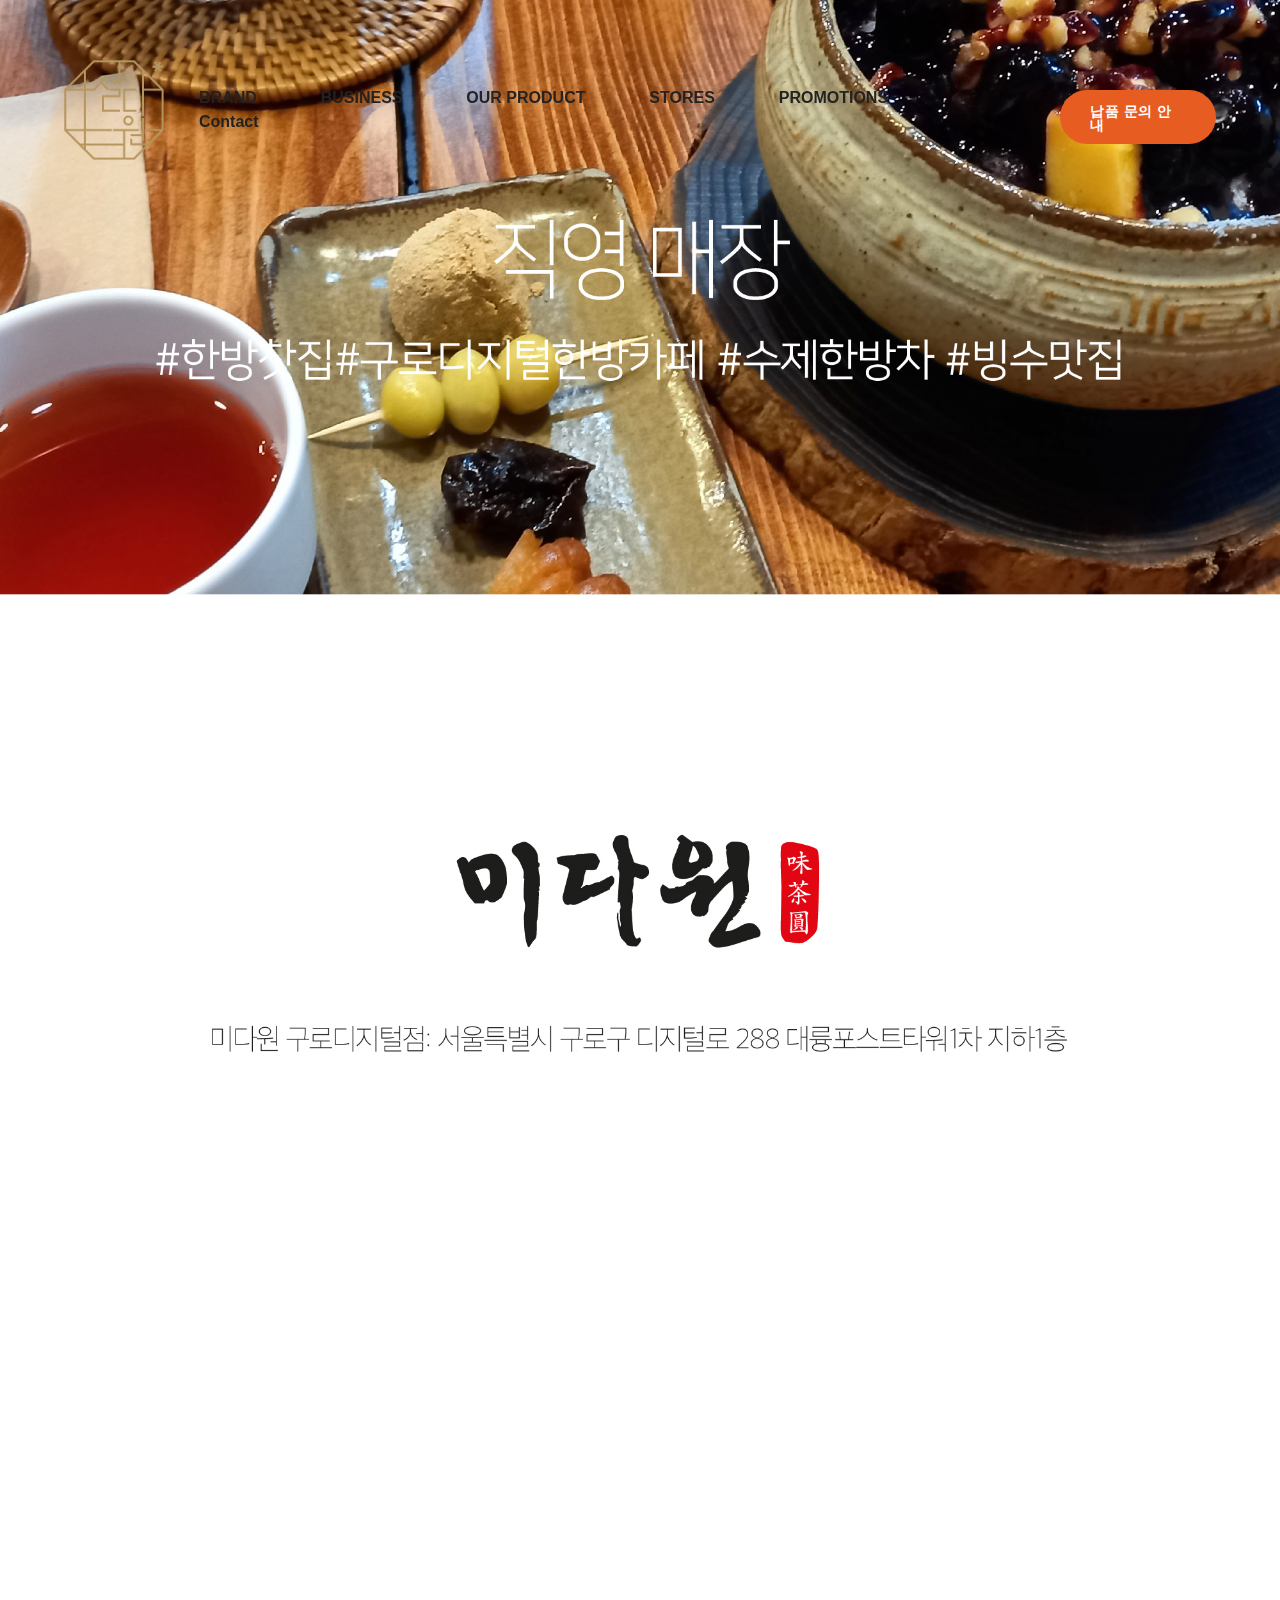
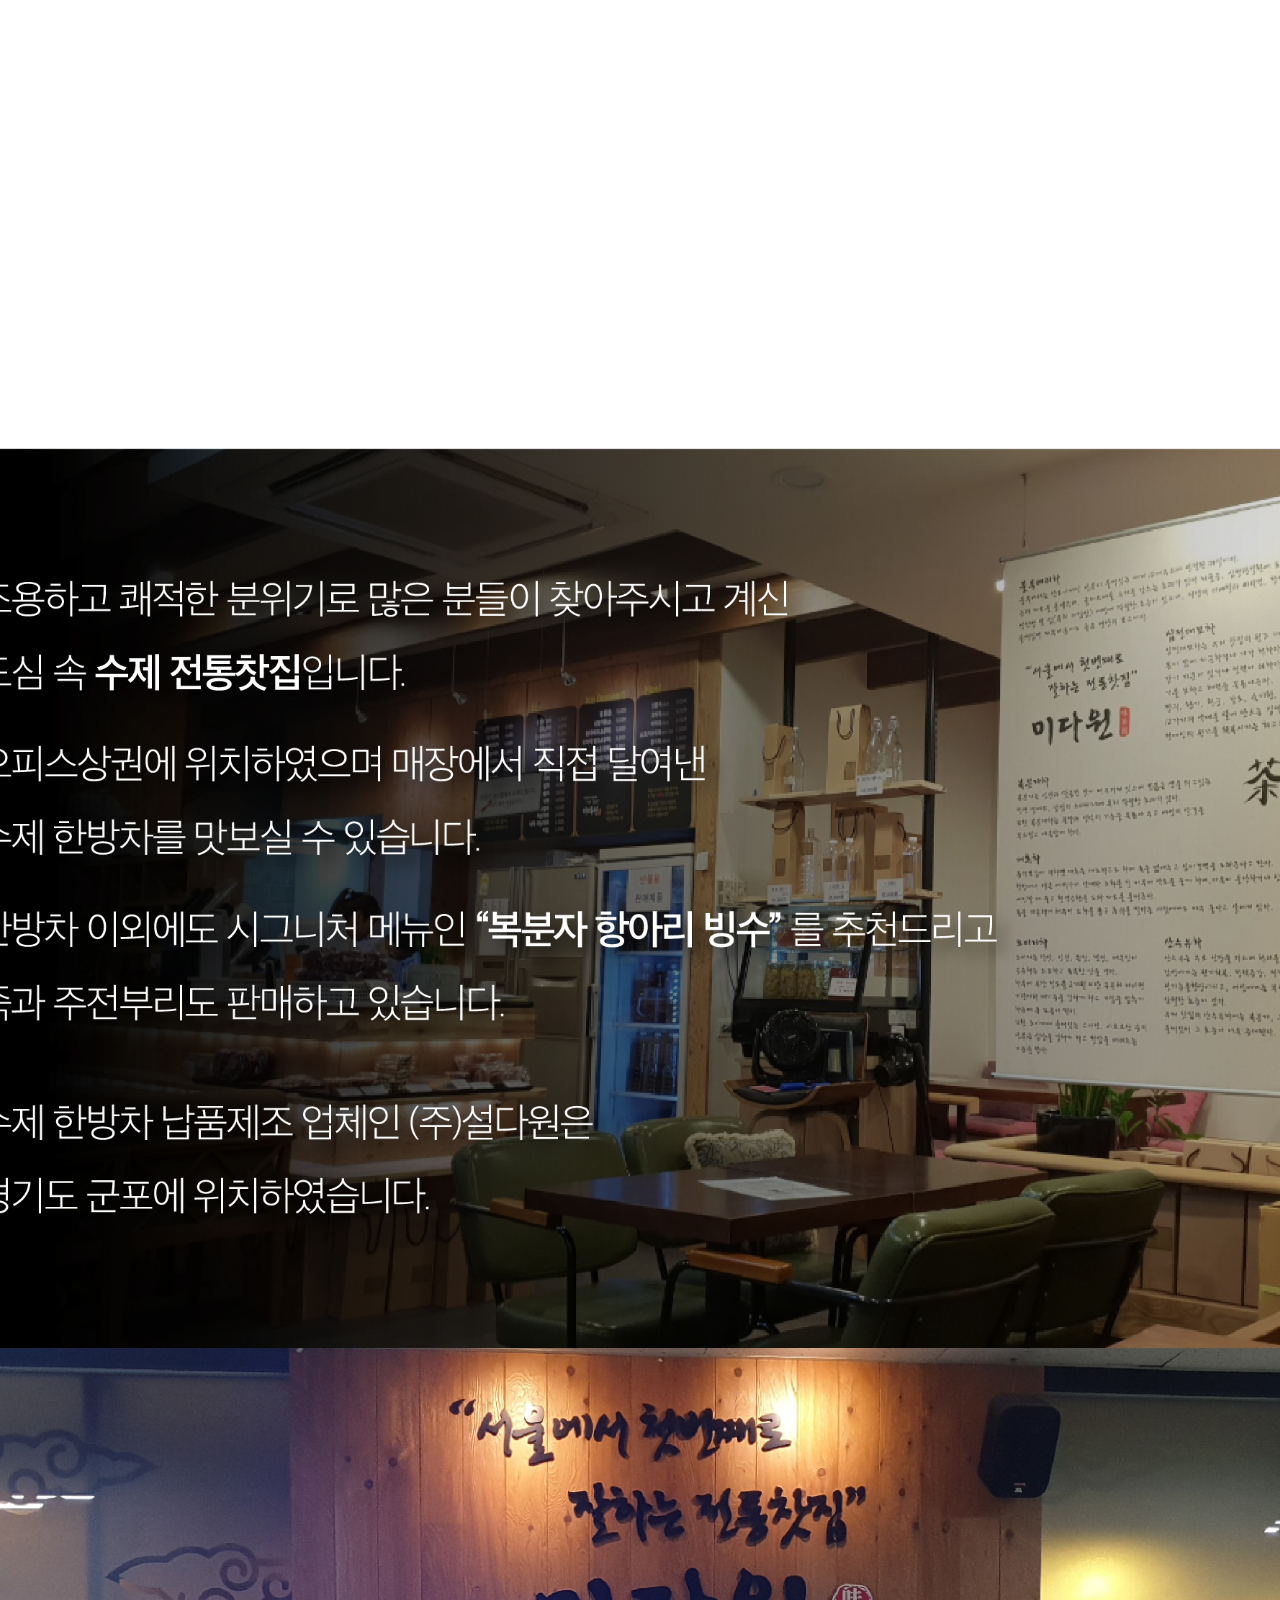
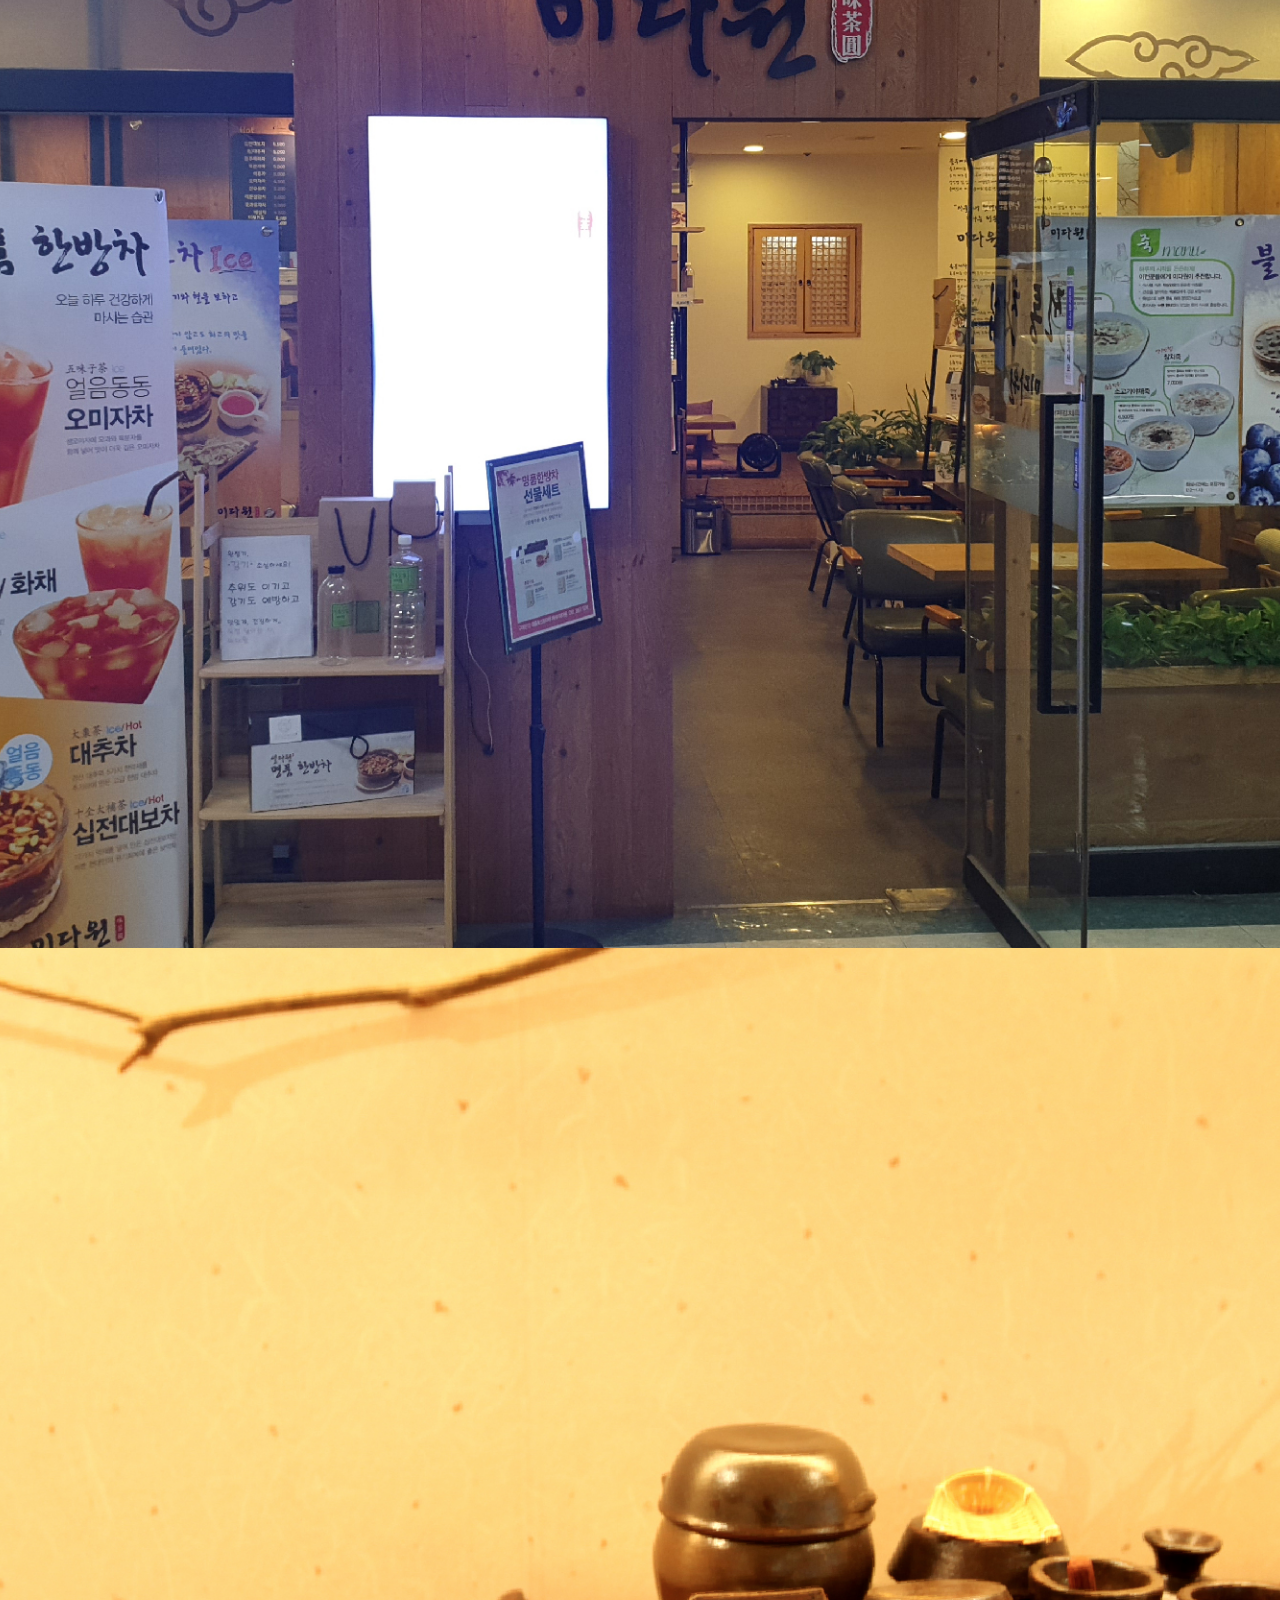
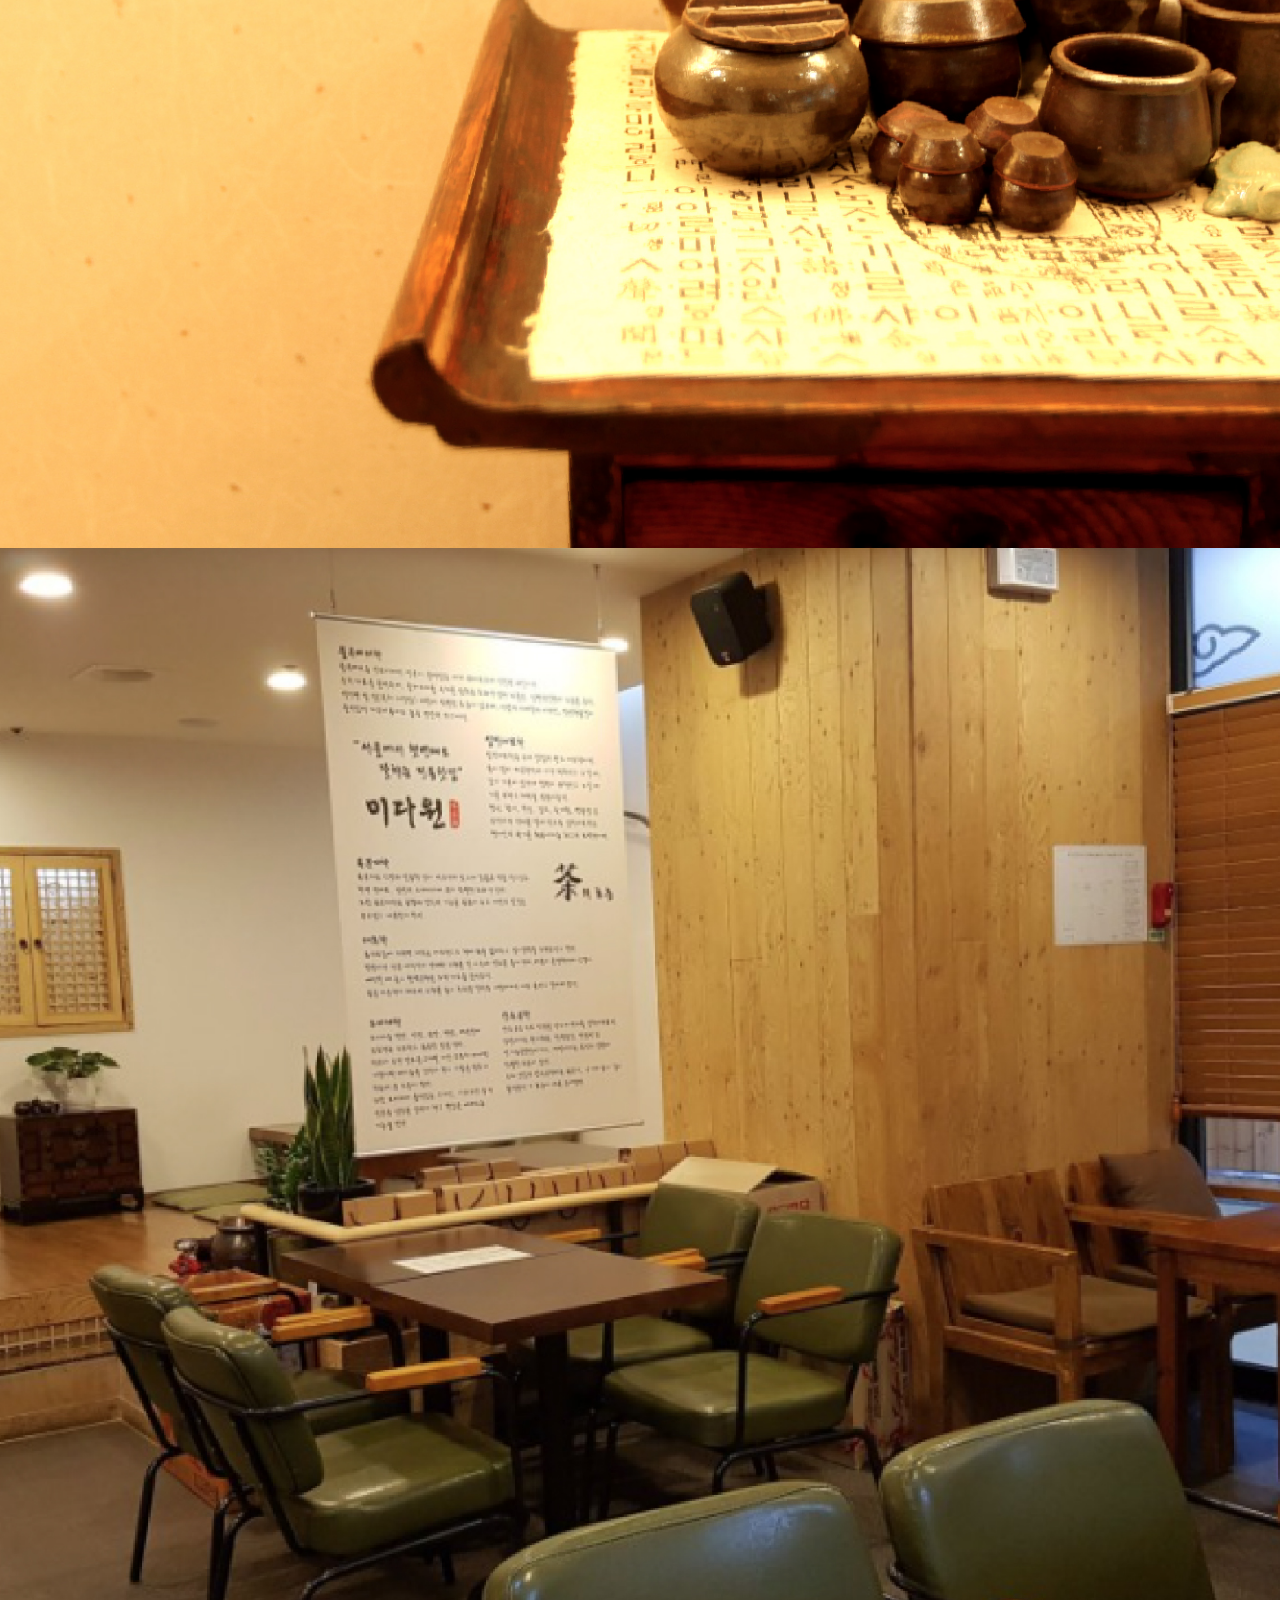
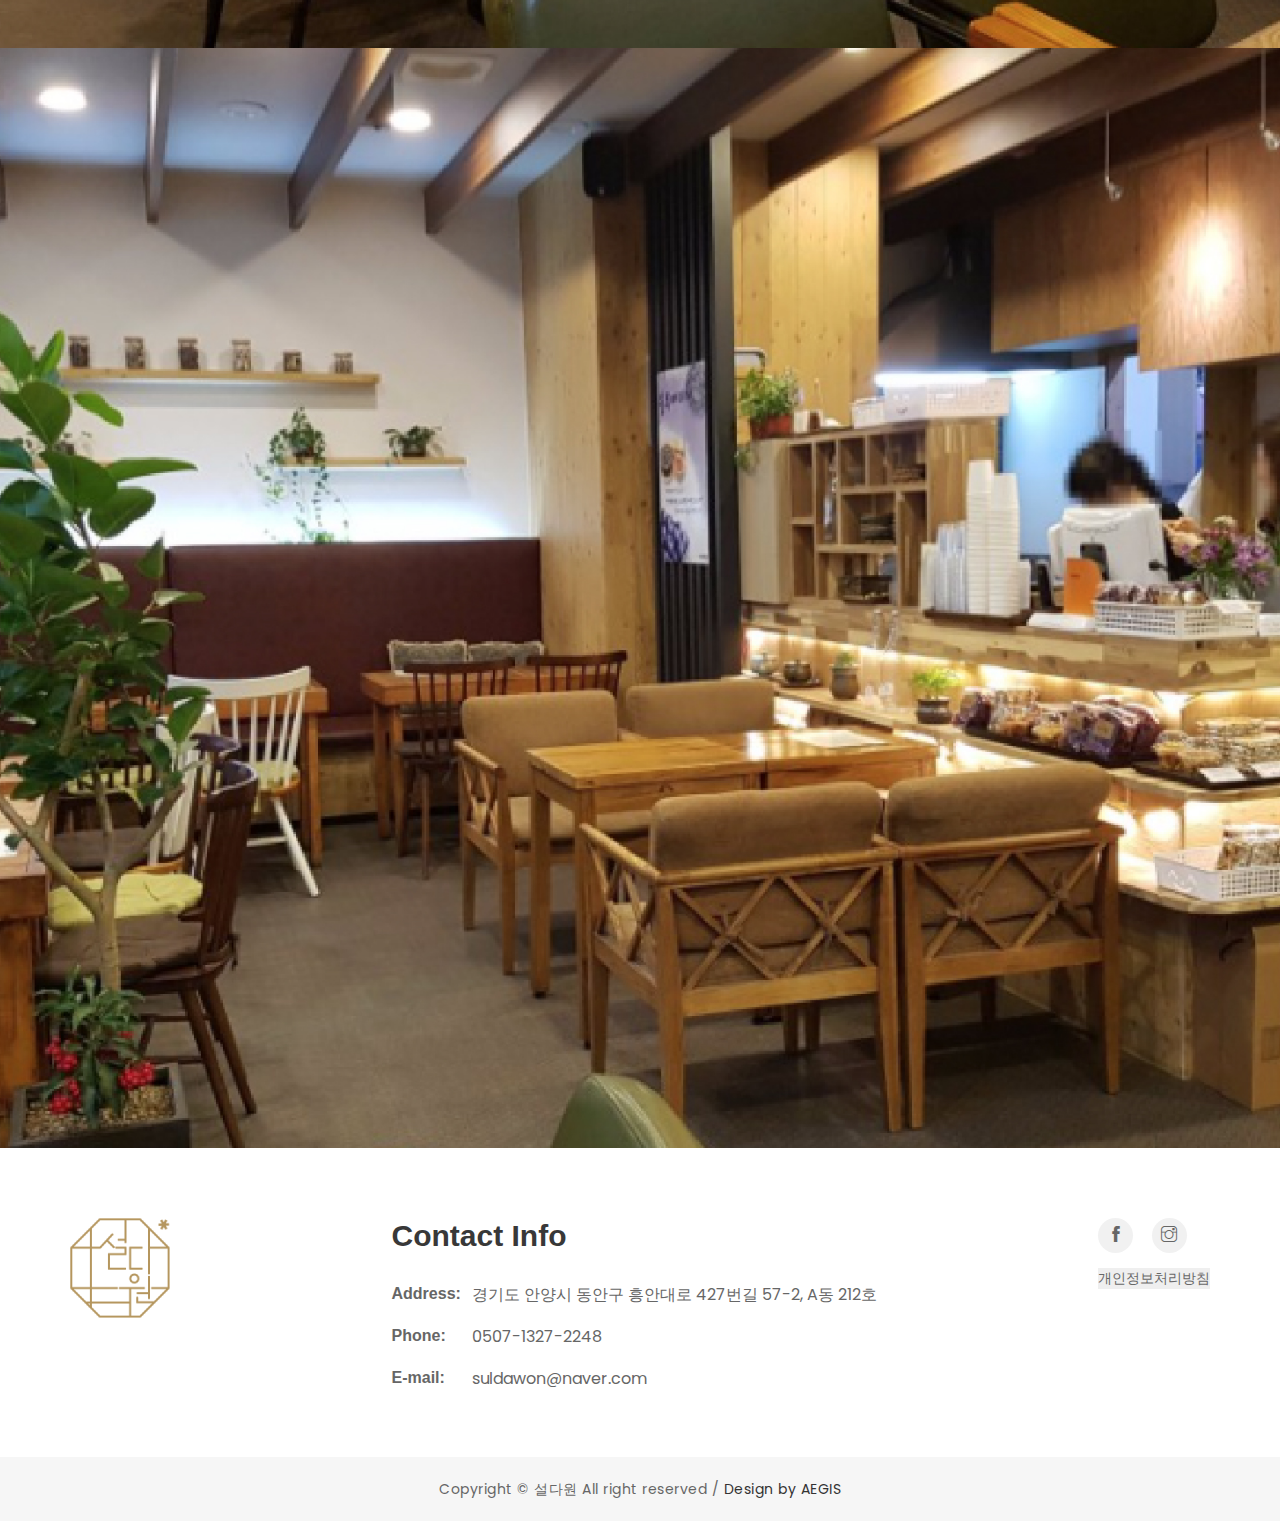
<file: directStore.html>
<!doctype html>
<html class="no-js" lang="en">
    <head>
        <meta charset="utf-8">
        <meta http-equiv="x-ua-compatible" content="ie=edge">
        <title></title>
        <meta name="description" content="">
        <meta name="viewport" content="width=device-width, initial-scale=1">
        <!-- Favicon -->
		
		<!-- all css here -->
        <link rel="stylesheet" href="assets/css/bootstrap.min.css">
        <link rel="stylesheet" href="assets/css/magnific-popup.css">
        <link rel="stylesheet" href="assets/css/animate.css">
        <link rel="stylesheet" href="assets/css/owl.carousel.min.css">
        <link rel="stylesheet" href="assets/css/themify-icons.css">
        <link rel="stylesheet" href="assets/css/pe-icon-7-stroke.css">
        <link rel="stylesheet" href="assets/css/icofont.css">
        <link rel="stylesheet" href="assets/css/meanmenu.min.css">
        <link rel="stylesheet" href="assets/css/bundle.css">
        <link rel="stylesheet" href="assets/css/style.css">
        <link rel="stylesheet" href="assets/css/responsive.css">
        <script src="assets/js/vendor/modernizr-3.11.7.min.js"></script>
    </head>
    <body>
     <!-- header start -->
     <header class="header-area wrapper-padding-2">
        <div id="main-menu" class="sticker header-sticky">
            <div class="container">
                <div class="header-bottom-wrapper">
                    <div class="logo-2 ptb-40">
                        <a href="index.html">
                            <img src="img/logo.png" alt="">
                        </a>
                    </div>
                    <div class="menu-style-2 book-menu menu-hover">
                        <nav>
                            <ul>
                                <li><a href="#">BRAND</a>
                                    <ul class="single-dropdown">
                                        <li><a href="brand.html">BRAND</a></li>
                                        <li><a href="bl.html">BI</a></li>
                                    </ul>
                                </li>
                                <li><a href="#">BUSINESS</a>
                                    <ul class="single-dropdown">
                                        <li><a href="index.html">카페납품</a></li>
                                        <li><a href="index-fashion-2.html">선물세트</a></li>
                                        <li><a href="index-fruits.html">직영매장</a></li>
                                    </ul>
                                </li>
                                <li><a href="shop.html">OUR PRODUCT</a>
                                    <ul class="single-dropdown">
                                        <li><a href="index.html">제품정보</a></li>
                                        <li><a href="index-fashion-2.html">우리가 한방차를 만드는 방식</a></li>
                                    </ul>
                                </li>
                                <li><a href="blog.html">STORES</a>
                                    
                                </li>
                                <li><a href="blog.html">PROMOTIONS</a>
                                    
                                </li>
                                <li><a href="contact.html">contact</a>
                                    <ul class="single-dropdown">
                                        <li><a href="index.html">CONTACT</a></li>
                                        <li><a href="index-fashion-2.html">단체,답례품</a></li>
                                        <li><a href="index-fruits.html">기업 제휴</a></li>
                                    </ul>
                                </li>
                            </ul>
                        </nav>
                    </div>
                    <div class="buy-now-btn">
                        <a href="product-details.html">납품 문의 안내</a>
                    </div>
                   
                </div>
                <div class="row">
                    <div class="mobile-menu-area d-md-block col-md-12 col-lg-12 col-12 d-lg-none d-xl-none">
                        <div class="mobile-menu">
                            <nav id="mobile-menu-active">
                                <ul class="menu-overflow">
                                    <li><a href="#">BRAND</a>
                                        <ul>
                                            <li><a href="index.html">BRAND</a></li>
                                            <li><a href="index-fashion-2.html">BI</a></li>
                                        </ul>
                                    </li>
                                    <li><a href="#">pages</a>
                                        <ul>
                                            <li><a href="about-us.html">about us</a></li>
                                            <li><a href="menu-list.html">menu list</a></li>
                                            <li><a href="login.html">login</a></li>
                                            <li><a href="register.html">register</a></li>
                                            <li><a href="cart.html">cart page</a></li>
                                            <li><a href="checkout.html">checkout</a></li>
                                            <li><a href="wishlist.html">wishlist</a></li>
                                            <li><a href="contact.html">contact</a></li>
                                        </ul>
                                    </li>
                                    <li><a href="#">BUSINESS</a>
                                        <ul>
                                            <li><a href="index.html">카페납품</a></li>
                                            <li><a href="index-fashion-2.html">선물세트</a></li>
                                            <li><a href="index-fruits.html">직영매장</a></li>
                                        </ul>
                                    </li>
                                    <li><a href="shop.html">OUR PRODUCT</a>
                                        <ul>
                                            <li><a href="index.html">제품정보</a></li>
                                            <li><a href="index-fashion-2.html">우리가 한방차를 만드는 방식</a></li>
                                        </ul>
                                    </li>
                                    <li><a href="blog.html">STORES</a>
                                        
                                    </li>
                                    <li><a href="blog.html">PROMOTIONS</a>
                                        
                                    </li>
                                    <li><a href="contact.html">contact</a>
                                        <ul>
                                            <li><a href="index.html">CONTACT</a></li>
                                            <li><a href="index-fashion-2.html">단체,답례품</a></li>
                                            <li><a href="index-fruits.html">기업 제휴</a></li>
                                        </ul>
                                    </li>
                                </ul>
                            </nav>
                        </div>
                    </div>
                </div>
            </div>
        </div>
    </header>
    
    
        <div class="slider-area">
            <div class="slider-active owl-carousel">
                <div class="single-slider single-slider-book1 bg-img" style="background-image: url(img/business/directStore/01.jpg); min-height: 1200px;"> 
                </div>
            </div>
        </div>

        <div class="contact-area ptb-100">
            <div class="container">
                <div class="row">
                    <div class="col-lg-8">
                        <div class="contact-map-wrapper">
                            <div class="contact-map mb-40">
                                <iframe class="map-size"
                                src="https://www.google.com/maps/embed?pb=!1m18!1m12!1m3!1d101325.44903778566!2d126.92292864954013!3d37.474407379809435!2m3!1f0!2f0!3f0!3m2!1i1024!2i768!4f13.1!3m3!1m2!1s0x357c9e215a627b47%3A0xa2932b8574f5a4f7!2z66-464uk7JuQIOyghO2Gteywu-ynkQ!5e0!3m2!1sko!2skr!4v1673975242237!5m2!1sko!2skr" width="600" height="450" style="border:0;" allowfullscreen="" loading="lazy" referrerpolicy="no-referrer-when-downgrade">
                                </iframe>
                            </div>
                        </div>
                    </div>
                </div>
            </div>
        </div>

        <div class="slider-area">
            <div class="slider-active owl-carousel">
                <div class="single-slider single-slider-book1 bg-img" style="background-image: url(img/business/directStore/02.jpg); min-height: 900px;"> 
                </div>
            </div>
        </div>

        <div class="slider-area">
            <div class="slider-active owl-carousel">
                <div class="single-slider single-slider-book1 bg-img" style="background-image: url(img/business/directStore/03.jpg); min-height: 1200px;"> 
                </div>
            </div>
        </div>

        <div class="slider-area">
            <div class="slider-active owl-carousel">
                <div class="single-slider single-slider-book1 bg-img" style="background-image: url(img/business/directStore/05.jpg); min-height: 1200px;"> 
                </div>
            </div>
        </div>

        <div class="slider-area">
            <div class="slider-active owl-carousel">
                <div class="single-slider single-slider-book1 bg-img" style="background-image: url(img/business/directStore/06.jpg); min-height: 1100px;"> 
                </div>
            </div>
        </div>

        <div class="slider-area">
            <div class="slider-active owl-carousel">
                <div class="single-slider single-slider-book1 bg-img" style="background-image: url(img/business/directStore/07.jpg); min-height: 1100px;"> 
                </div>
            </div>
        </div>
		
		
		<footer class="footer-area">
            <div class="footer-top-area pt-70 pb-35 wrapper-padding-5">
                <div class="container-fluid">
                    <div class="widget-wrapper">
                        <div class="footer-widget mb-30">
                            <a href="#"><img src="img/logo.png" alt=""></a>
                            <div class="footer-about-2">
                                <!-- <p>There are many variations of passages of Lorem Ipsum <br>the majority have suffered alteration in some form, by <br> injected humour</p> -->
                                
                            </div>
                        </div>
                        <div class="footer-widget mb-30">
                            <h3 class="footer-widget-title-5">Contact Info</h3>
                            <!-- <h3 class="footer-widget-title-5">Contact Info</h3> -->
                            <div class="footer-info-wrapper-3">
                                <div class="footer-address-furniture">
                                    <div class="footer-info-icon3">
                                        <span>Address: </span>
                                    </div>
                                    <div class="footer-info-content3">
                                        <p>경기도 안양시 동안구 흥안대로 427번길 57-2, A동 212호</p>
                                    </div>
                                </div>
                                <div class="footer-address-furniture">
                                    <div class="footer-info-icon3">
                                        <span>Phone: </span>
                                    </div>
                                    <div class="footer-info-content3">
                                        <p>0507-1327-2248</p>
                                    </div>
                                </div>
                                <div class="footer-address-furniture">
                                    <div class="footer-info-icon3">
                                        <span>E-mail: </span>
                                    </div>
                                    <div class="footer-info-content3">
                                        <p><a href="#"> suldawon@naver.com</a></p>
                                    </div>
                                </div>
                            </div>
                            
                        </div>
                        <div class="footer-widget mb-30">
                            <div class="footer-about" style="margin-bottom: 15px;">
                                <ul>
                                    <li><a href="#"><i class="ti-facebook"></i></a></li>
                                    <li><a href="https://www.instagram.com/suldawon_official/"><i class="ti-instagram"></i></a></li>
                                </ul>
                            </div>
                            <div class="footer-newsletter-2">
                               <!-- modal -->
                               <!-- Button trigger modal -->
    <button type="button" style="border: none;" class="" data-bs-toggle="modal" data-bs-target="#exampleModal">
        개인정보처리방침
      </button>
      
      <!-- Modal -->
      <div class="modal fade modal-dialog-scrollable modal-xl" id="exampleModal" tabindex="-1" aria-labelledby="exampleModalLabel" aria-hidden="true">
        <div class="modal-dialog">
          <div class="modal-content">
            <div class="modal-header">
              <h5 class="modal-title" id="exampleModalLabel">개인정보처리방침</h5>
              <button type="button" class="btn-close" data-bs-dismiss="modal" aria-label="Close"></button>
            </div>
            <div class="modal-body">
                ** 본 양식은 쇼핑몰 운영에 도움을 드리고자 샘플로 제공되는 서식으로 쇼핑몰 운영형태에 따른 수정이 필요합니다. 쇼핑몰에 적용하시기 전, 쇼핑몰 운영 사항 등을 확인하시고 적절한 내용을 반영하여 사용하시기 바랍니다. **<br>
    
                (주)○○○은 (이하 "회사"는) 고객님의 개인정보를 중요시하며, "정보통신망 이용촉진 및 정보보호"에 관한 법률을 준수하고 있습니다.<br>
                회사는 개인정보처리방침을 통하여 고객님께서 제공하시는 개인정보가 어떠한 용도와 방식으로 이용되고 있으며, 개인정보보호를 위해 어떠한 조치가 취해지고 있는지 알려드립니다.<br>
                
                ■ 수집하는 개인정보 항목 및 수집방법<br>
                가. 수집하는 개인정보의 항목<br>
                o 회사는 회원가입, 상담, 서비스 신청 등을 위해 아래와 같은 개인정보를 수집하고 있습니다.<br>
                - 회원가입시 : 이름 , 생년월일 , 성별 , 로그인ID , 비밀번호 , 자택 전화번호 , 휴대전화번호 , 이메일 , 14세미만 가입자의 경우 법정대리인의 정보<br>
                - 서비스 신청시 : 주소, 결제 정보<br>
                
                o 서비스 이용 과정이나 사업 처리 과정에서 서비스이용기록, 접속로그, 쿠키, 접속 IP, 결제 기록, 불량이용 기록이 생성되어 수집될 수 있습니다.<br>
                
                나. 수집방법<br>
                - 홈페이지, 서면양식, 게시판, 이메일, 이벤트 응모, 배송요청, 전화, 팩스, 생성 정보 수집 툴을 통한 수집<br>
                
                ■ 개인정보의 수집 및 이용목적<br>
                회사는 수집한 개인정보를 다음의 목적을 위해 활용합니다.<br>
                o 서비스 제공에 관한 계약 이행 및 서비스 제공에 따른 요금정산<br>
                콘텐츠 제공 , 구매 및 요금 결제 , 물품배송 또는 청구지 등 발송 , 금융거래 본인 인증 및 금융 서비스<br>
                o 회원 관리<br>
                회원제 서비스 이용에 따른 본인확인 , 개인 식별 , 불량회원의 부정 이용 방지와 비인가 사용 방지 , 가입 의사 확인 , 연령확인 , 만14세 미만 아동 개인정보 수집 시 법정 대리인 동의여부 확인, 불만처리 등 민원처리 , 고지사항 전달<br>
                o 마케팅 및 광고에 활용
                이벤트 등 광고성 정보 전달 , 접속 빈도 파악 또는 회원의 서비스 이용에 대한 통계<br>
                
                ■ 개인정보의 보유 및 이용기간<br>
                원칙적으로, 개인정보 수집 및 이용목적이 달성된 후에는 해당 정보를 지체 없이 파기합니다. 단, 다음의 정보에 대해서는 아래의 이유로 명시한 기간 동안 보존합니다.<br>
                
                가. 회사 내부방침에 의한 정보보유 사유<br>
                 회원이 탈퇴한 경우에도 불량회원의 부정한 이용의 재발을 방지, 분쟁해결 및 수사기관의 요청에 따른 협조를 위하여, 이용계약 해지일로부터 oo년간 회원의 정보를 보유할 수 있습니다.<br>
                
                나. 관련 법령에 의한 정보 보유 사유<br>
                전자상거래등에서의소비자보호에관한법률 등 관계법령의 규정에 의하여 보존할 필요가 있는 경우 회사는 아래와 같이 관계법령에서 정한 일정한 기간 동안 회원정보를 보관합니다.<br>
                o 계약 또는 청약철회 등에 관한 기록<br>
                -보존이유 : 전자상거래등에서의소비자보호에관한법률<br>
                -보존기간 : 5년<br>
                o 대금 결제 및 재화 등의 공급에 관한 기록<br>
                -보존이유: 전자상거래등에서의소비자보호에관한법률<br>
                -보존기간 : 5년<br>
                o 소비자 불만 또는 분쟁처리에 관한 기록<br>
                -보존이유 : 전자상거래등에서의소비자보호에관한법률<br>
                -보존기간 : 3년<br>
                o 로그 기록<br>
                -보존이유: 통신비밀보호법<br>
                -보존기간 : 3개월<br>
                
                ■ 개인정보의 파기절차 및 방법<br>
                회사는 원칙적으로 개인정보 수집 및 이용목적이 달성된 후에는 해당 정보를 지체없이 파기합니다. 파기절차 및 방법은 다음과 같습니다.<br>
                o 파기절차<br>
                회원님이 회원가입 등을 위해 입력하신 정보는 목적이 달성된 후 별도의 DB로 옮겨져(종이의 경우 별도의 서류함) 내부 방침 및 기타 관련 법령에 의한 정보보호 사유에 따라(보유 및 이용기간 참조) 일정 기간 저장된 후 파기되어집니다.<br>
                별도 DB로 옮겨진 개인정보는 법률에 의한 경우가 아니고서는 보유되어지는 이외의 다른 목적으로 이용되지 않습니다.<br>
                o 파기방법<br>
                전자적 파일형태로 저장된 개인정보는 기록을 재생할 수 없는 기술적 방법을 사용하여 삭제합니다.<br>
                
                ■ 개인정보 제공<br>
                회사는 이용자의 개인정보를 원칙적으로 외부에 제공하지 않습니다. 다만, 아래의 경우에는 예외로 합니다.<br>
                o 이용자들이 사전에 동의한 경우<br>
                o 법령의 규정에 의거하거나, 수사 목적으로 법령에 정해진 절차와 방법에 따라 수사기관의 요구가 있는 경우<br>
                
                ■ 수집한 개인정보의 위탁<br>
                회사는 서비스 이행을 위해 아래와 같이 외부 전문업체에 위탁하여 운영하고 있습니다.<br>
                o 위탁 대상자 : [택배사 이름]<br>
                o 위탁업무 내용 : [택배사 위탁 내용]<br>
                
                o 위탁 대상자 : [PG사 이름]<br>
                o 위탁업무 내용 : [PG사 위탁 내용]<br>
                
                o 위탁 대상자 : 공급업체 목록보기<br>
                o 위탁업무 내용 : [위탁업무 내용]<br>
                
                
                ■ 이용자 및 법정대리인의 권리와 그 행사방법<br>
                o 이용자는 언제든지 등록되어 있는 자신의 개인정보를 조회하거나 수정할 수 있으며 가입해지를 요청할 수도 있습니다.<br>
                o 이용자들의 개인정보 조회,수정을 위해서는 "개인정보변경"(또는 "회원정보수정" 등)을 가입해지(동의철회)를 위해서는 "회원탈퇴"를 클릭하여 본인 확인 절차를 거치신 후 직접 열람, 정정 또는 탈퇴가 가능합니다.<br>
                o 혹은 개인정보보호책임자에게 서면, 전화 또는 이메일로 연락하시면 지체없이 조치하겠습니다.<br>
                o 귀하가 개인정보의 오류에 대한 정정을 요청하신 경우에는 정정을 완료하기 전까지 당해 개인정보를 이용 또는 제공하지 않습니다. 또한 잘못된 개인정보를 제3자에게 이미 제공한 경우에는 정정 처리결과를 제3자에게 지체없이 통지하여 정정이 이루어지도록 하겠습니다.<br>
                o 회사는 이용자의 요청에 의해 해지 또는 삭제된 개인정보는 "회사가 수집하는 개인정보의 보유 및 이용기간"에 명시된 바에 따라 처리하고 그 외의 용도로 열람 또는 이용할 수 없도록 처리하고 있습니다.<br>
                
                ■ 개인정보 자동수집 장치의 설치, 운영 및 그 거부에 관한 사항<br>
                회사는 귀하의 정보를 수시로 저장하고 찾아내는 "쿠키(cookie)" 등을 운용합니다. 쿠키란 웹사이트를 운영하는데 이용되는 서버가 귀하의 브라우저에 보내는 아주 작은 텍스트 파일로서 귀하의 컴퓨터 하드디스크에 저장됩니다.<br>
                회사은(는) 다음과 같은 목적을 위해 쿠키를 사용합니다.<br>
                o 쿠키 등 사용 목적<br>
                1. 회원과 비회원의 접속 빈도나 방문 시간 등을 분석, 이용자의 취향과 관심분야를 파악 및 자취 추적, 각종 이벤트 참여 정도 및 방문 회수 파악 등을 통한 타겟 마케팅 및 개인 맞춤 서비스 제공<br>
                2. 귀하는 쿠키 설치에 대한 선택권을 가지고 있습니다. 따라서, 귀하는 웹브라우저에서 옵션을 설정함으로써 모든 쿠키를 허용하거나, 쿠키가 저장될 때마다 확인을 거치거나, 아니면 모든 쿠키의 저장을 거부할 수도 있습니다.<br>
                o 쿠키 설정 거부 방법<br>
                1. 쿠키 설정을 거부하는 방법으로는 회원님이 사용하시는 웹 브라우저의 옵션을 선택함으로써 모든 쿠키를 허용하거나 쿠키를 저장할 때마다 확인을 거치거나, 모든 쿠키의 저장을 거부할 수 있습니다.<br>
                2. 설정방법 예(인터넷 익스플로어의 경우) : 웹 브라우저 상단의 도구 > 인터넷 옵션 > 개인정보<br>
                3. 단, 귀하께서 쿠키 설치를 거부하였을 경우 서비스 제공에 어려움이 있을 수 있습니다.<br>
                
                ■ 개인정보에 관한 민원서비스<br>
                회사는 고객의 개인정보를 보호하고 개인정보와 관련한 불만을 처리하기 위하여 아래와 같이 관련 부서 및 개인정보보호책임자를 지정하고 있습니다.<br>
                o 개인정보보호담당자<br>
                성명 : OOO<br>
                소속 : OOO<br>
                전화번호 : OO-OOO-OOOO<br>
                이메일 :<br>
                
                o 개인정보보호책임자<br>
                성명 : OOO<br>
                소속 : OOO<br>
                전화번호 : OO-OOO-OOOO<br>
                이메일 :<br>
                
                o 귀하께서는 회사의 서비스를 이용하시며 발생하는 모든 개인정보보호 관련 민원을 개인정보보호책임자 혹은 담당부서로 신고하실 수 있습니다.<br>
                o 회사는 이용자들의 신고사항에 대해 신속하게 충분한 답변을 드릴 것입니다.<br>
                o 기타 개인정보침해에 대한 신고나 상담이 필요하신 경우에는 아래 기관에 문의하시기 바랍니다.<br>
                개인정보침해신고센터 (privacy.kisa.or.kr / 국번 없이 118)<br>
                개인정보분쟁조정위원회 (kopico.go.kr / 1833-6972)<br>
                대검찰청 사이버수사과 (spo.go.kr / 지역번호+1301)<br>
                경찰청 사이버안전국 (cyberbureau.police.go.kr / 국번없이 182)<br>
            </div>
            <div class="modal-footer">
              <button type="button" class="btn btn-secondary" data-bs-dismiss="modal">Close</button>
            </div>
          </div>
        </div>
      </div>
    
      
                            </div>
                        </div>
                    </div>
                </div>
            </div>
            <div class="footer-bottom ptb-20 gray-bg-8">
                <div class="container">
                    <div class="row">
                        <div class="col-12 text-center">
                            <div class="copyright-furniture">
                                <p>Copyright © 설다원 All right reserved /<a href="#"> Design by AEGIS</a></p>
                                
                            </div>
                        </div>
                    </div>
                </div>
            </div>
        </footer>
        
		
		
		
		
		
		<!-- all js here -->
        <script src="assets/js/vendor/jquery-1.12.4.min.js"></script>
        <script src="assets/js/popper.js"></script>
        <script src="assets/js/bootstrap.min.js"></script>
        <script src="assets/js/jquery.magnific-popup.min.js"></script>
        <script src="assets/js/isotope.pkgd.min.js"></script>
        <script src="assets/js/imagesloaded.pkgd.min.js"></script>
        <script src="assets/js/jquery.counterup.min.js"></script>
        <script src="assets/js/waypoints.min.js"></script>
        <script src="assets/js/ajax-mail.js"></script>
        <script src="assets/js/owl.carousel.min.js"></script>
        <script src="assets/js/plugins.js"></script>
        <script src="assets/js/main.js"></script>
    </body>
</html>
</file>
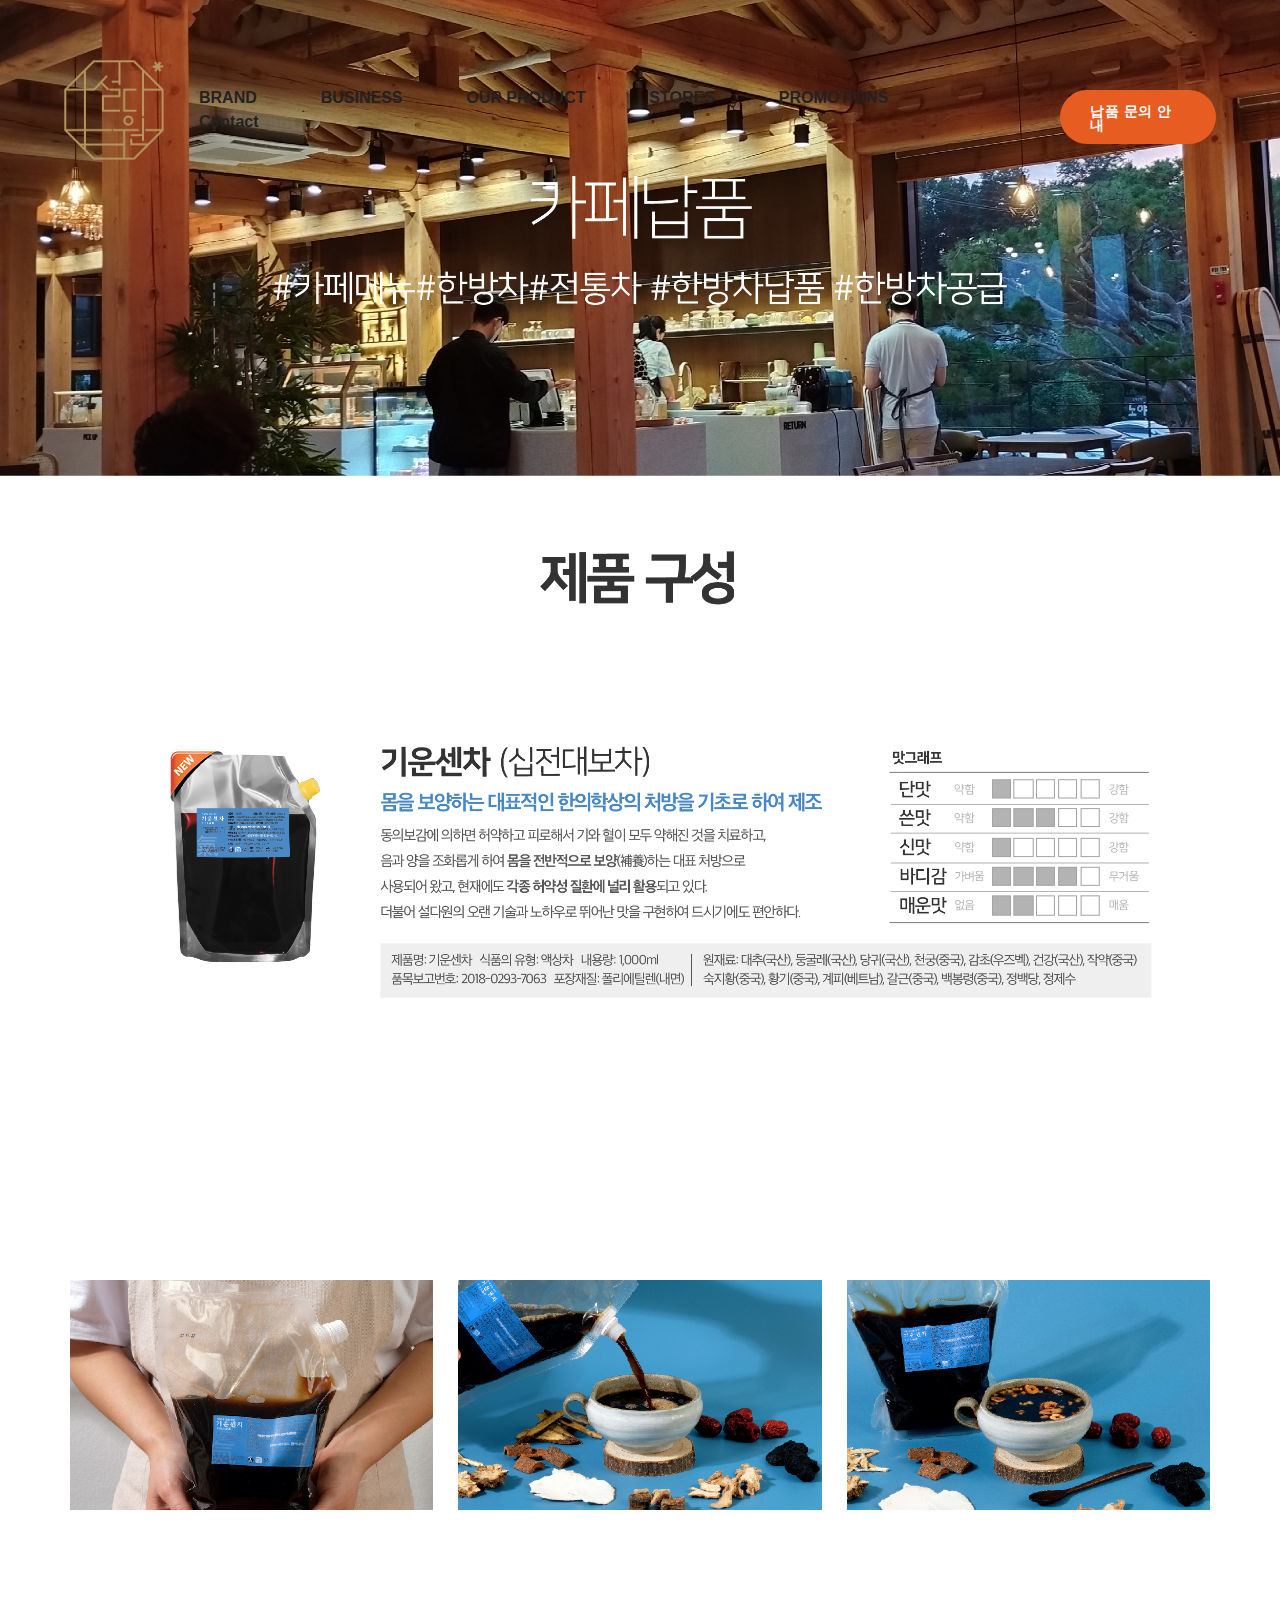
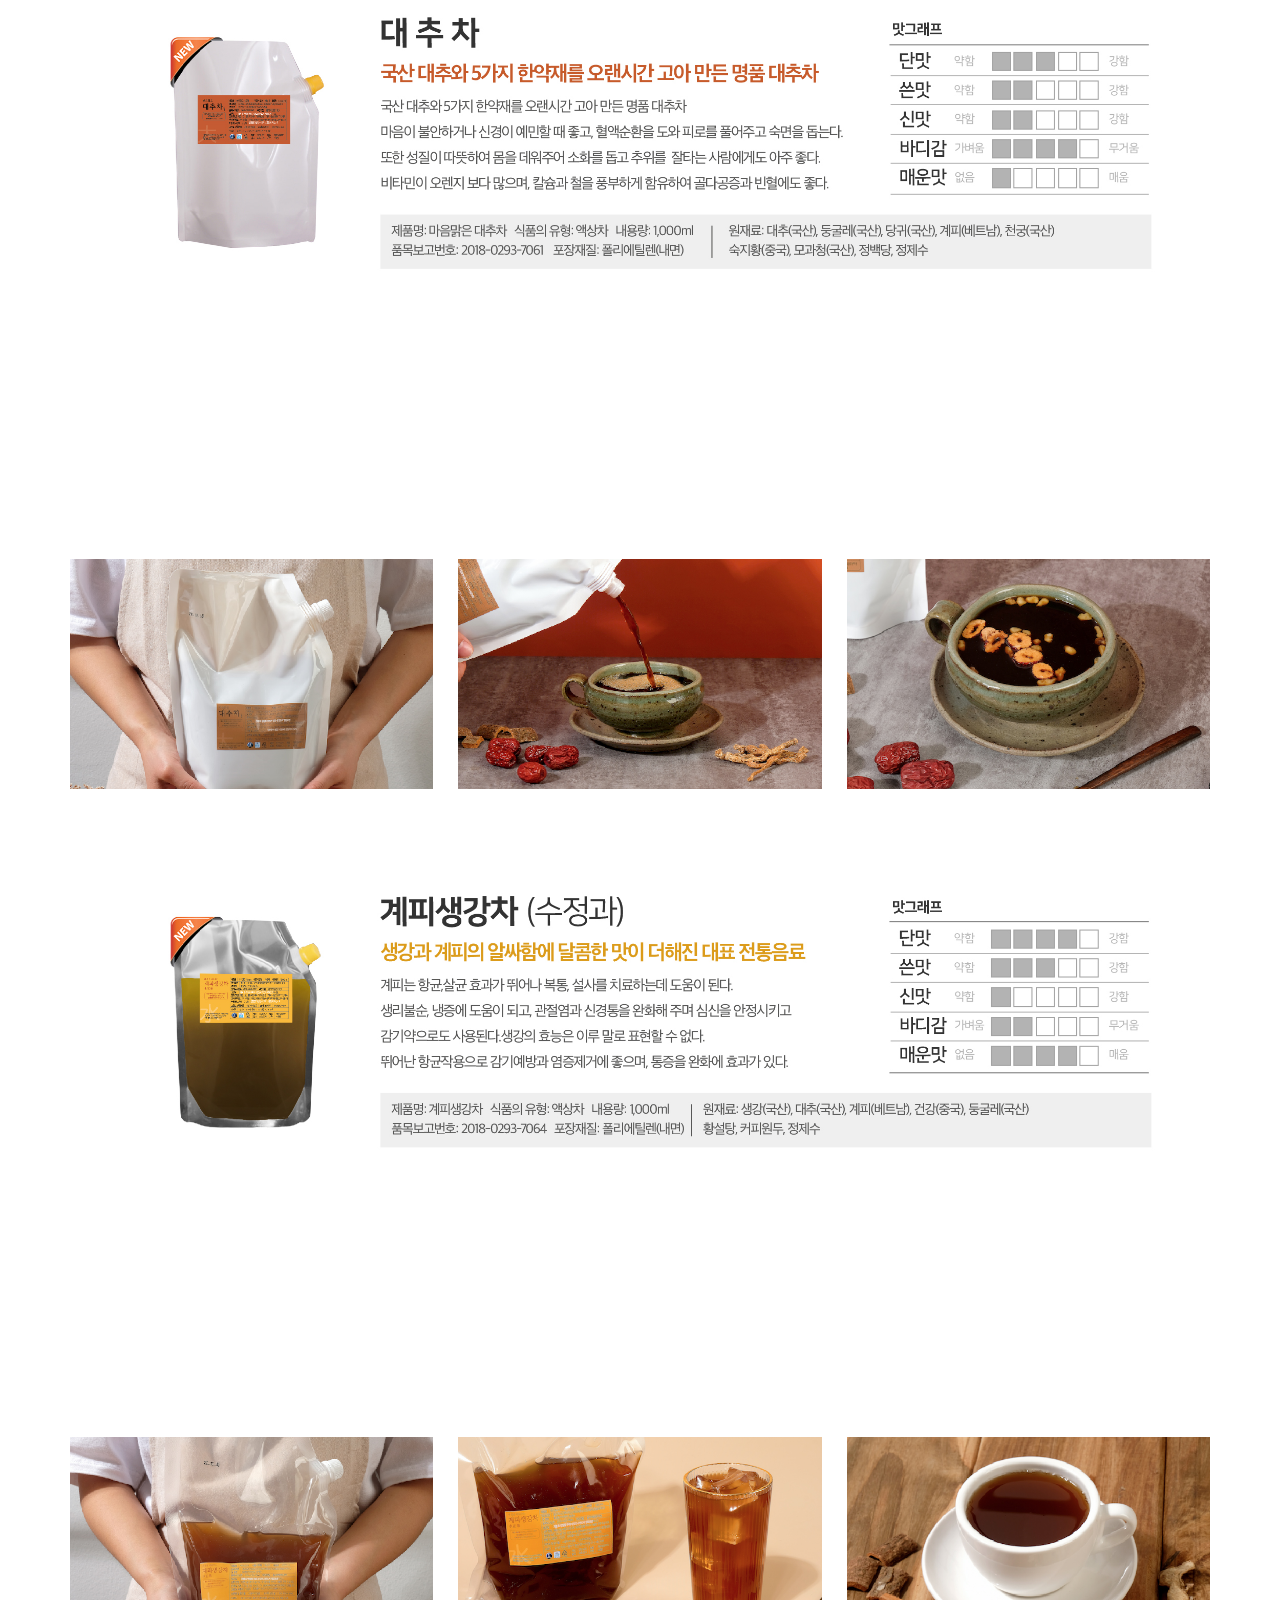
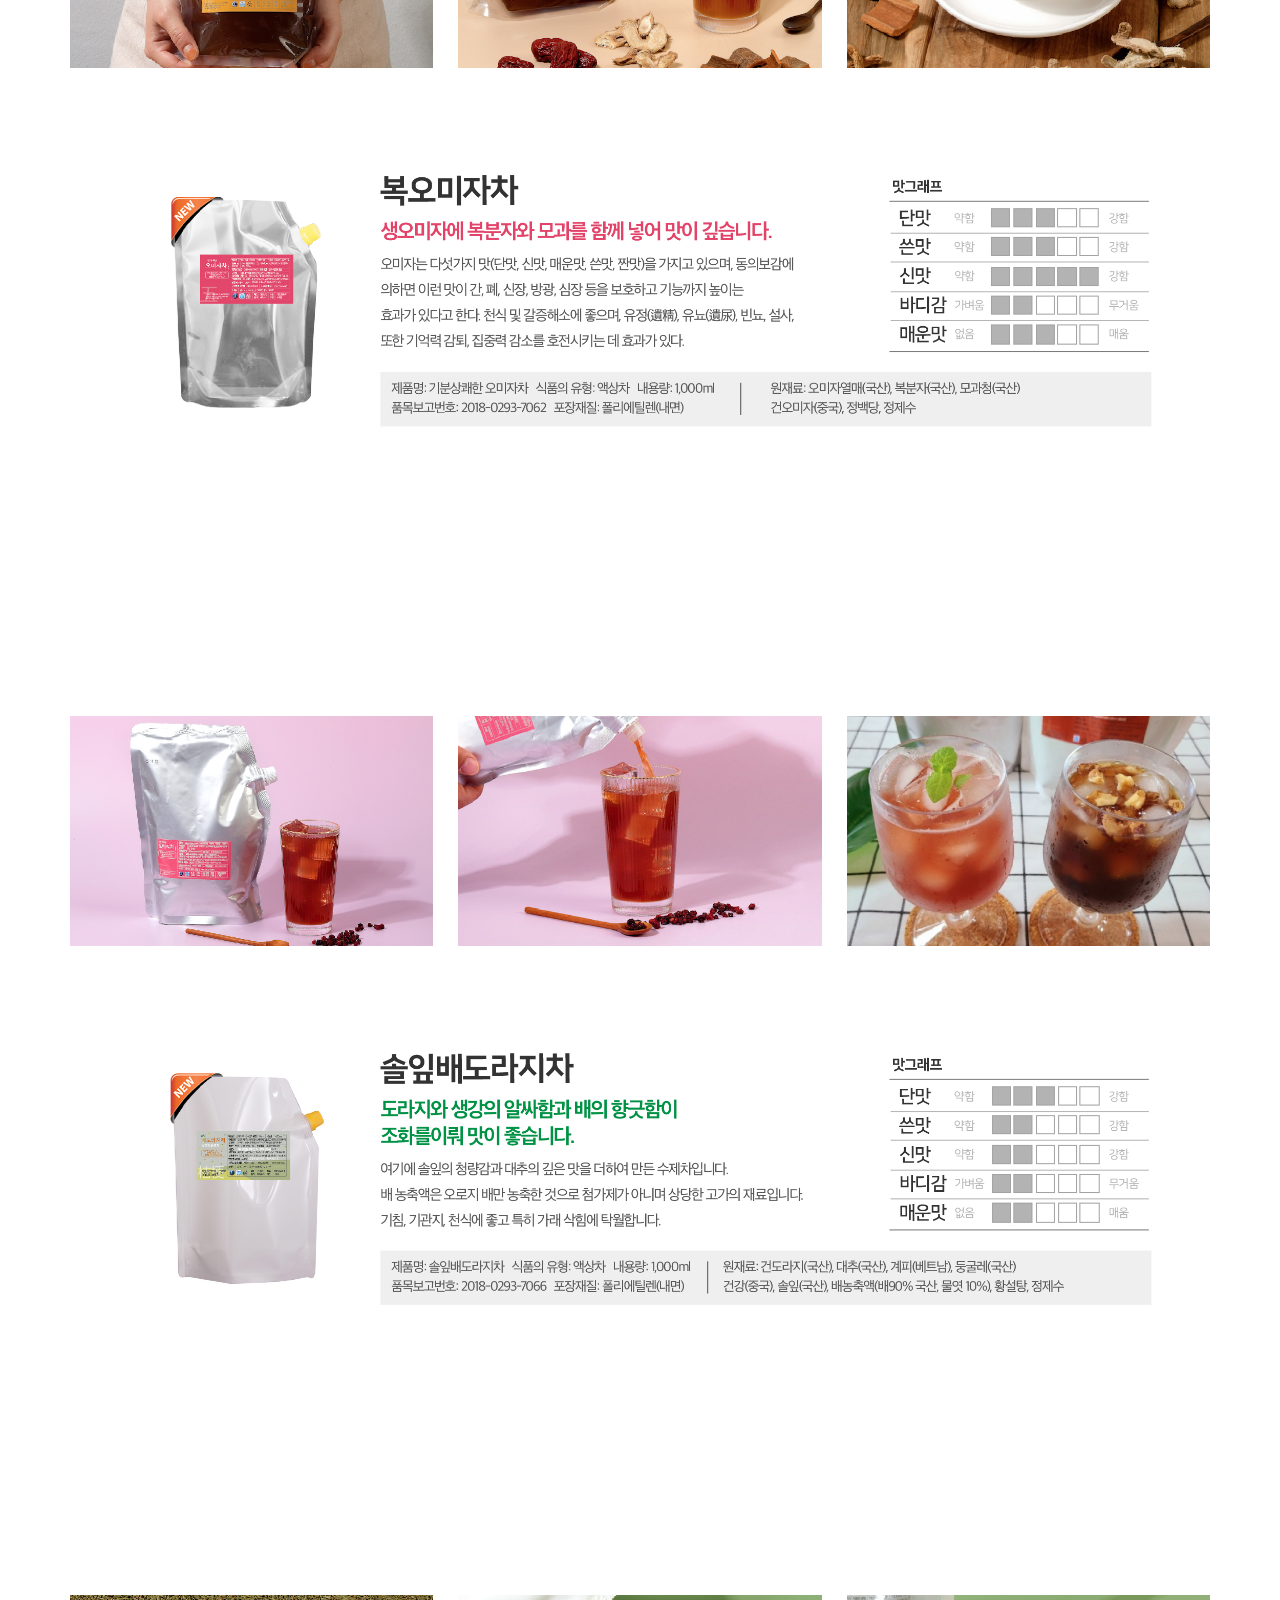
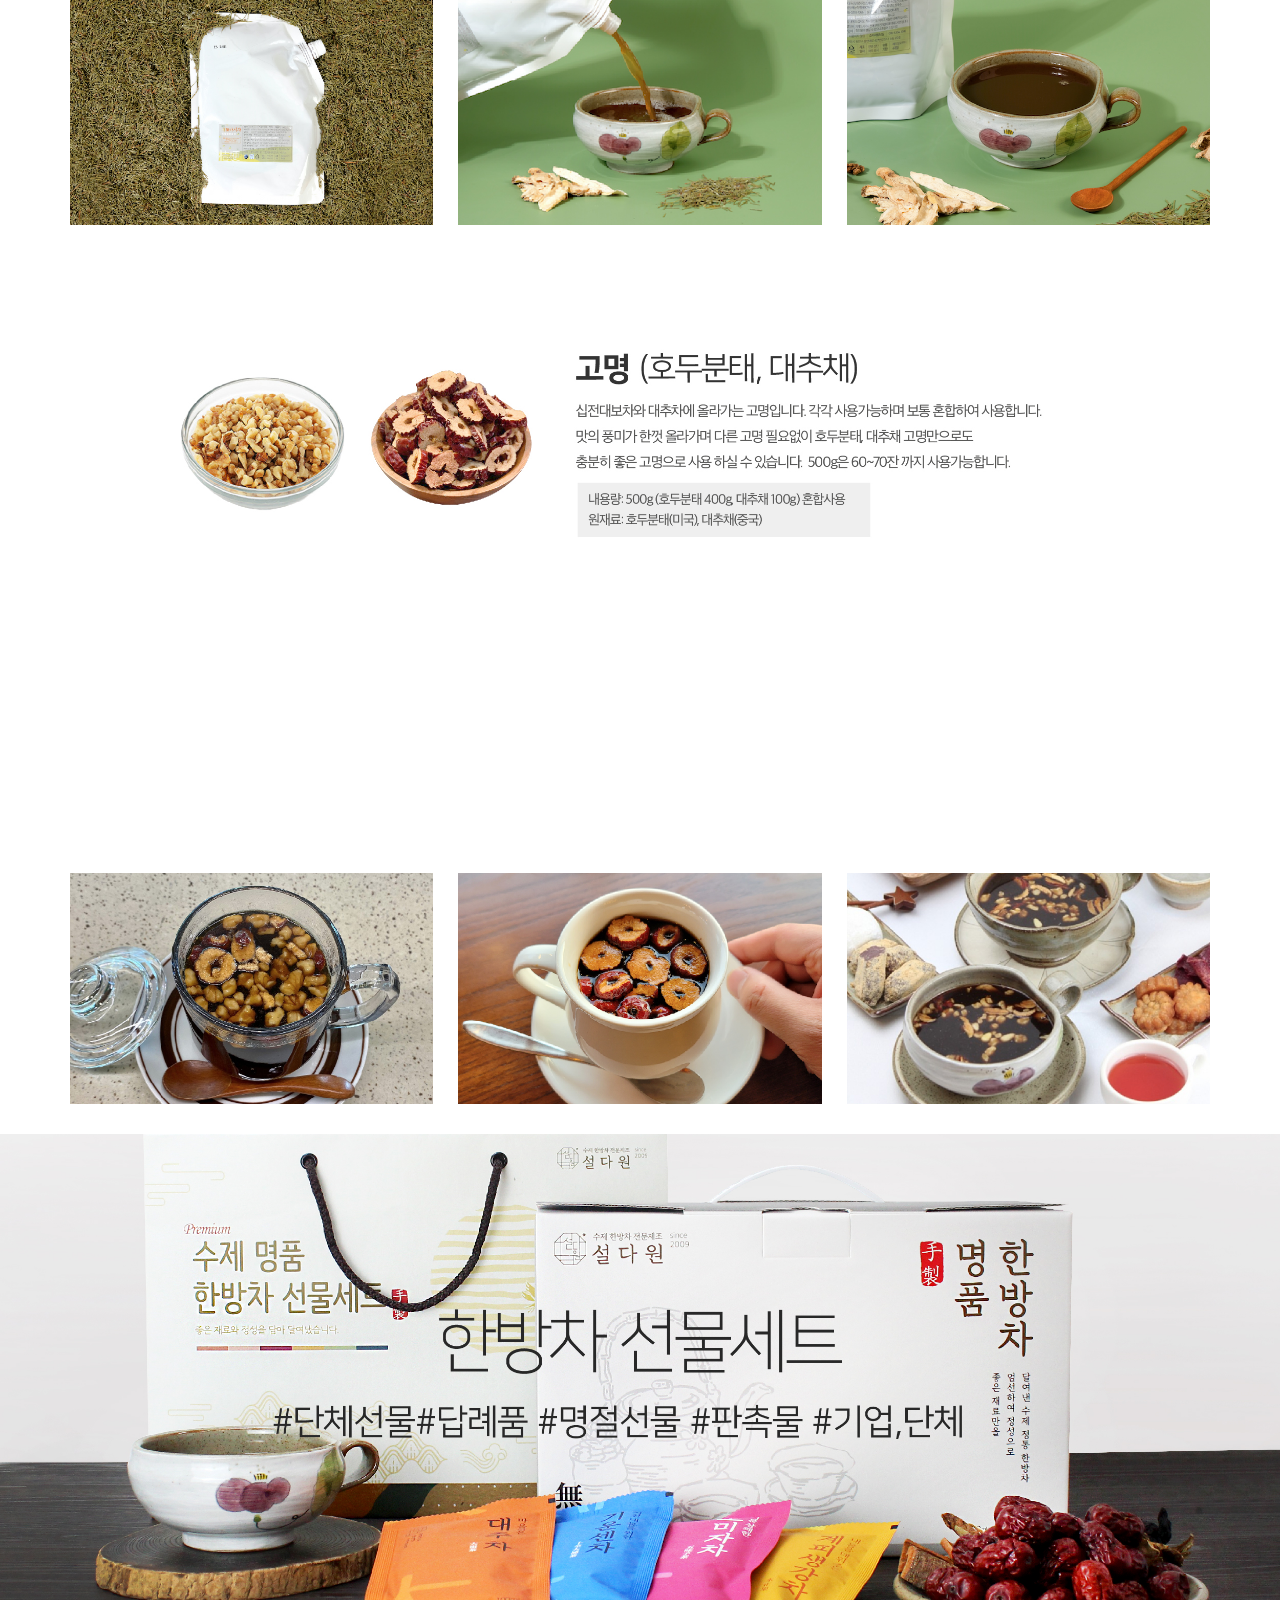
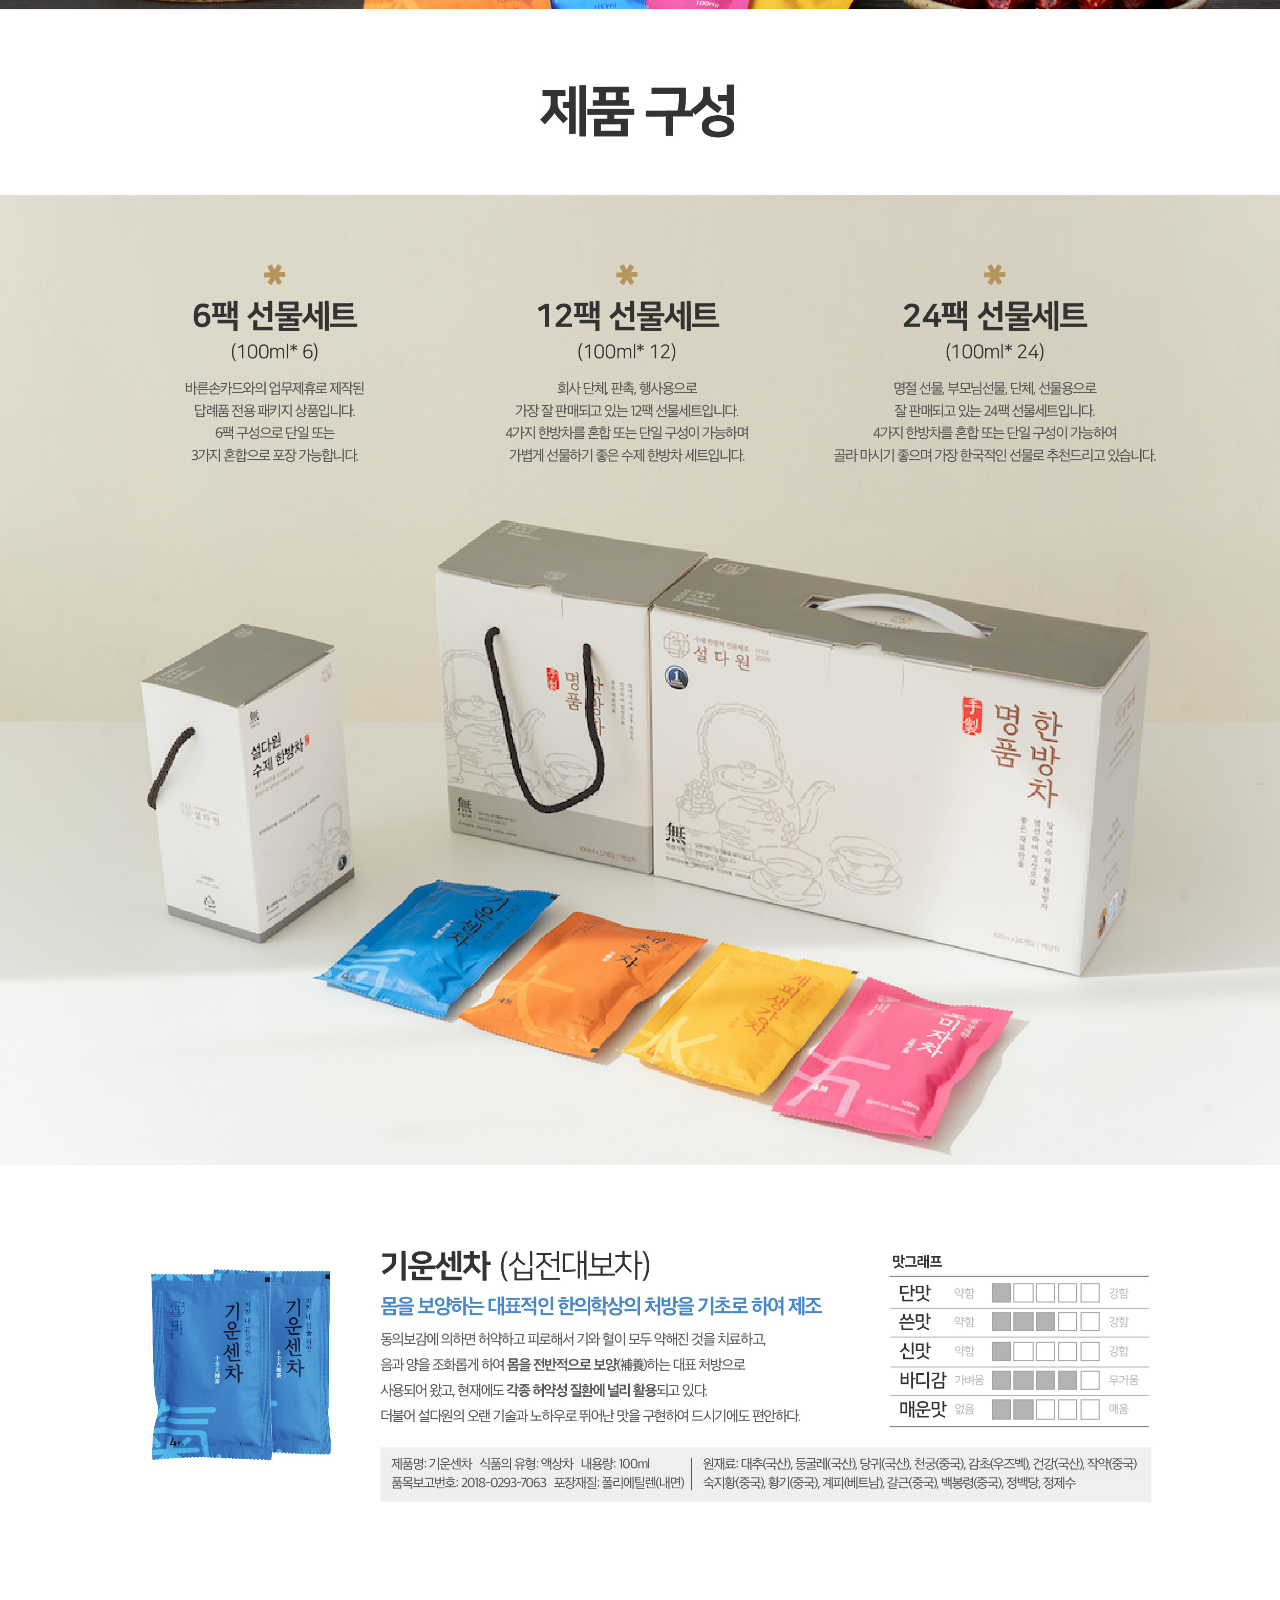
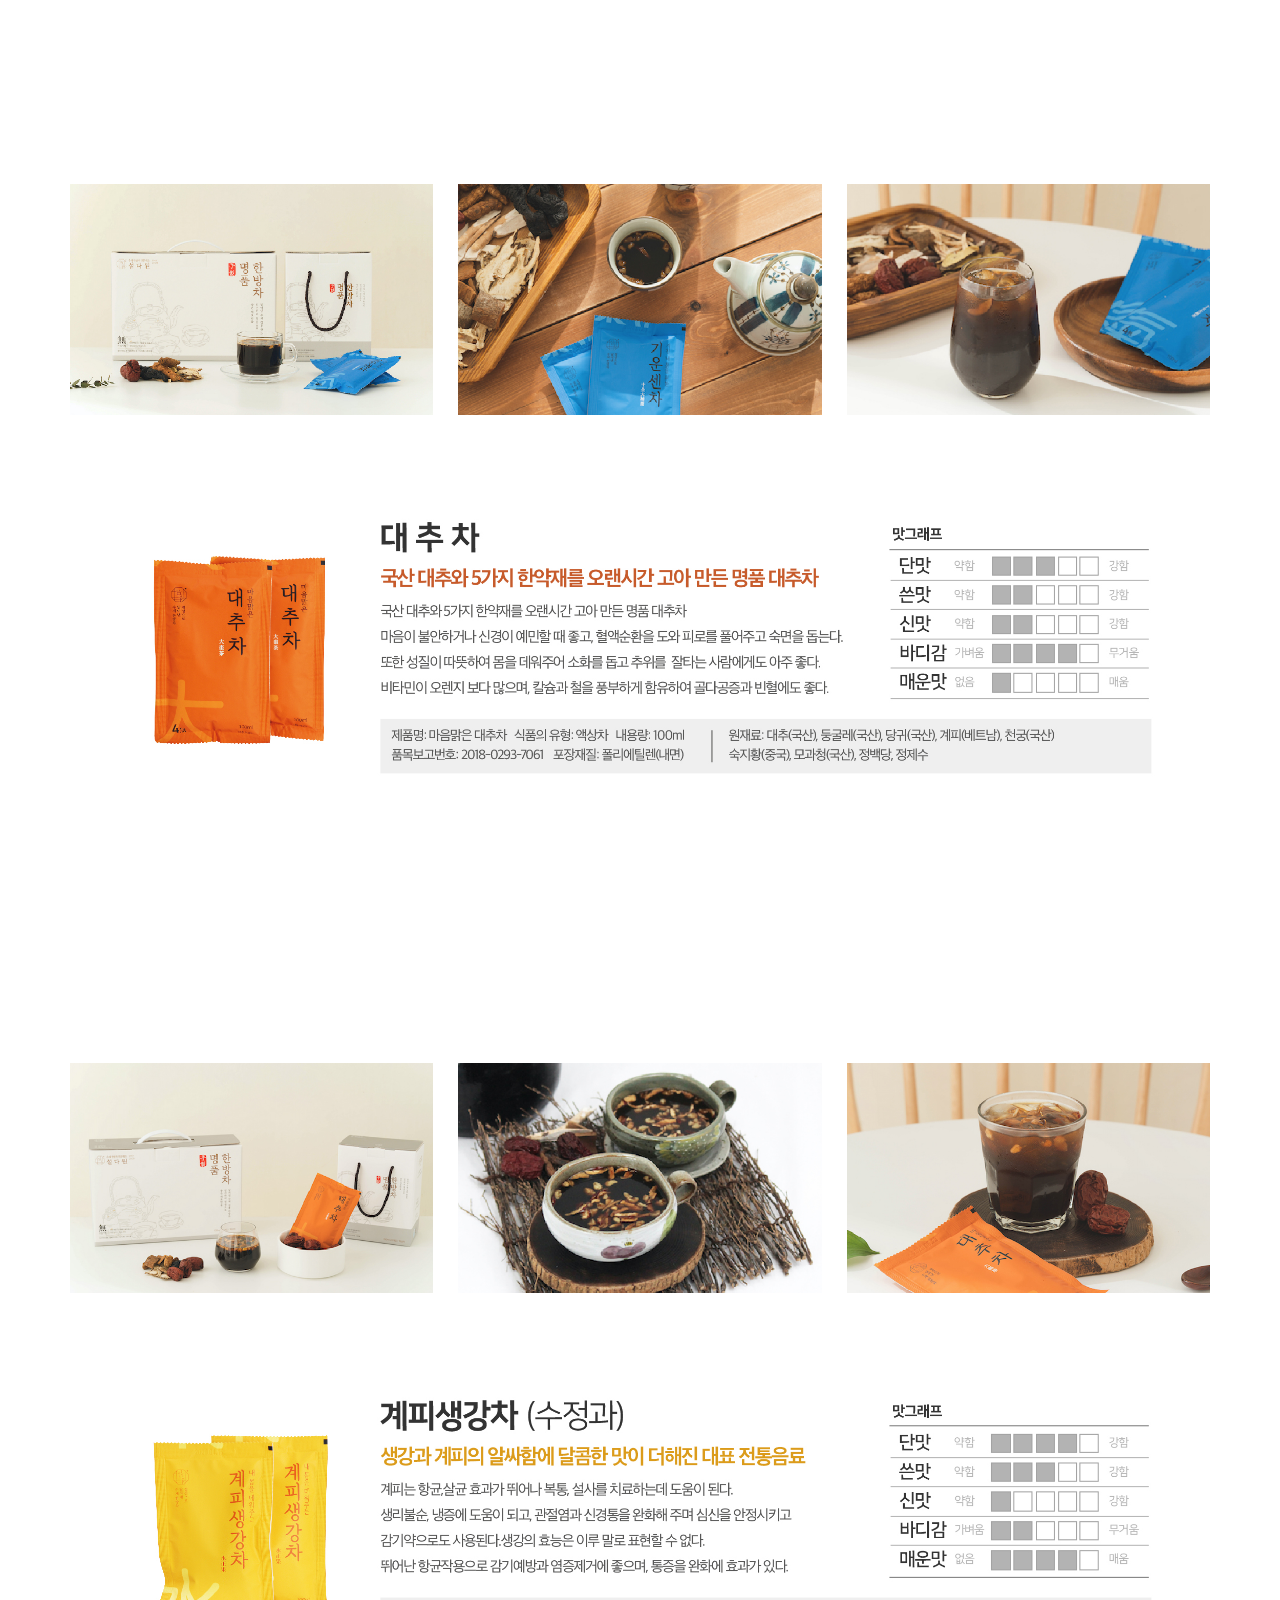
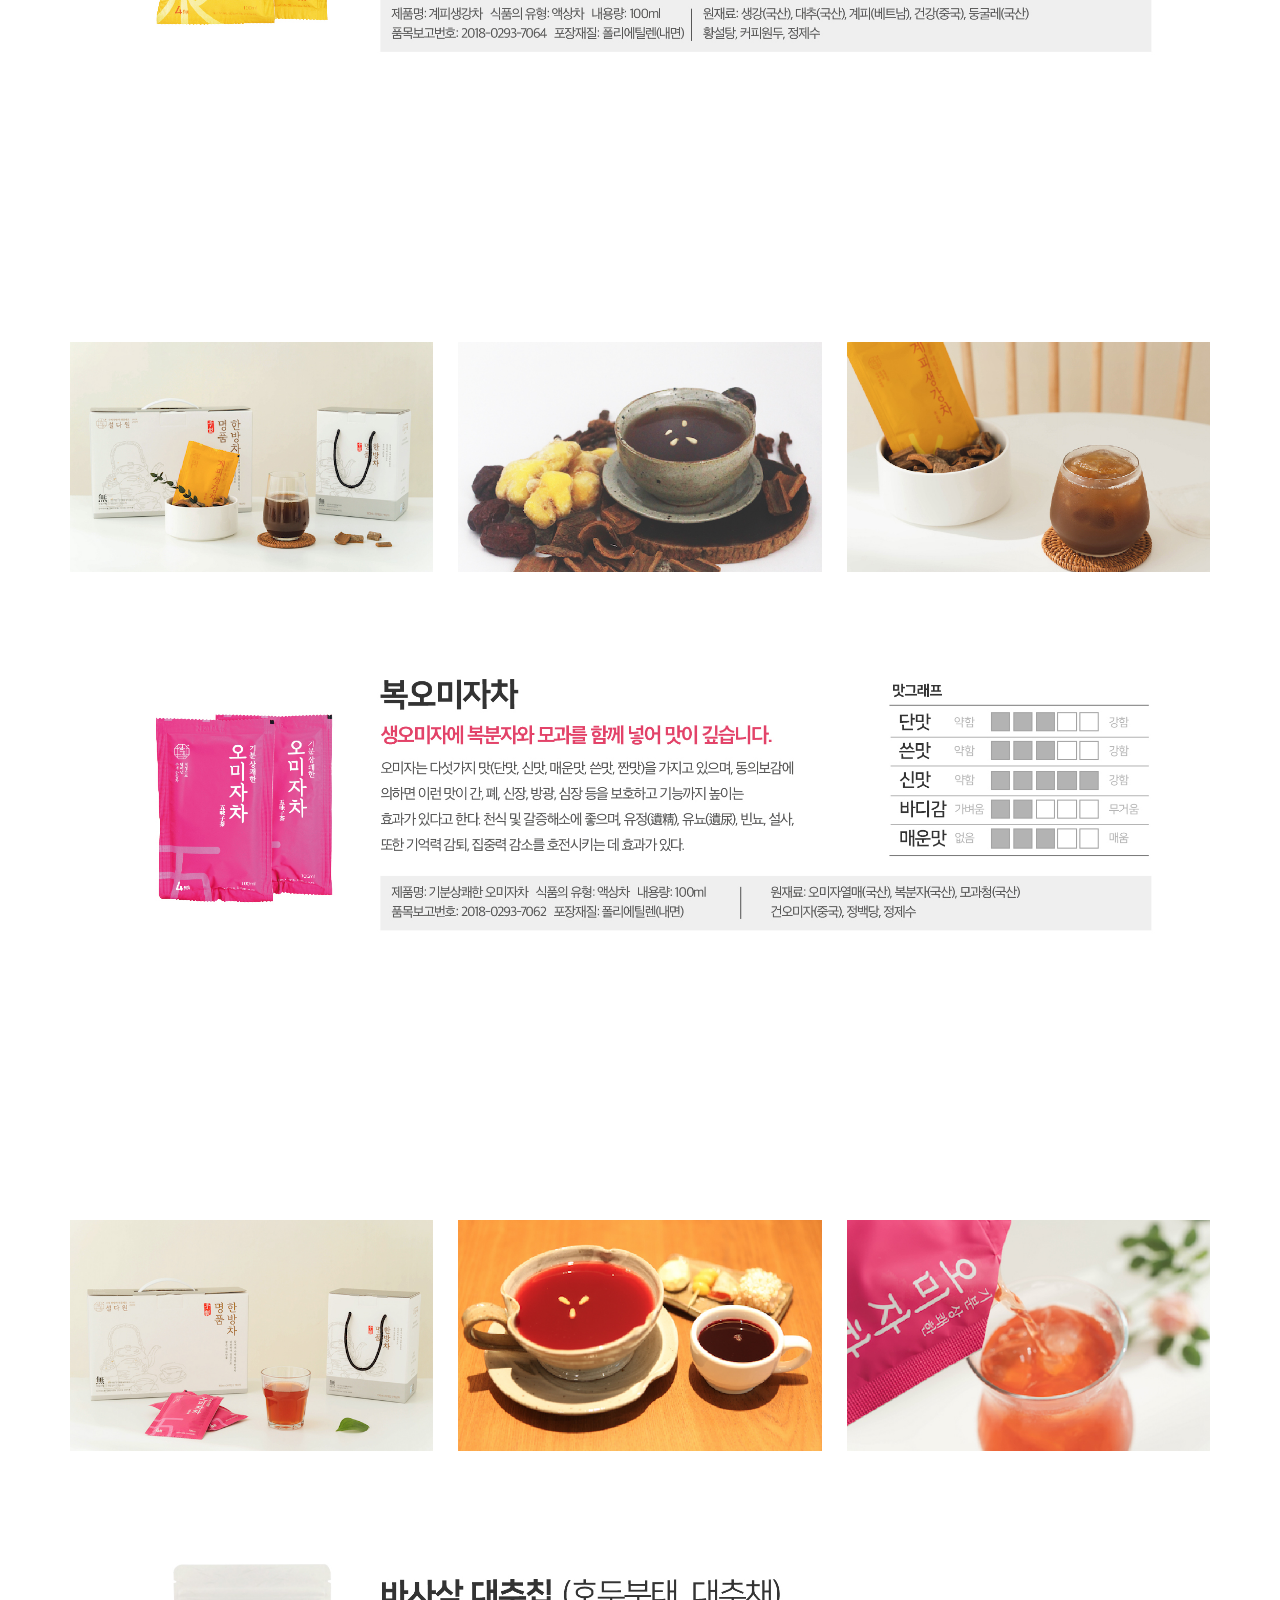
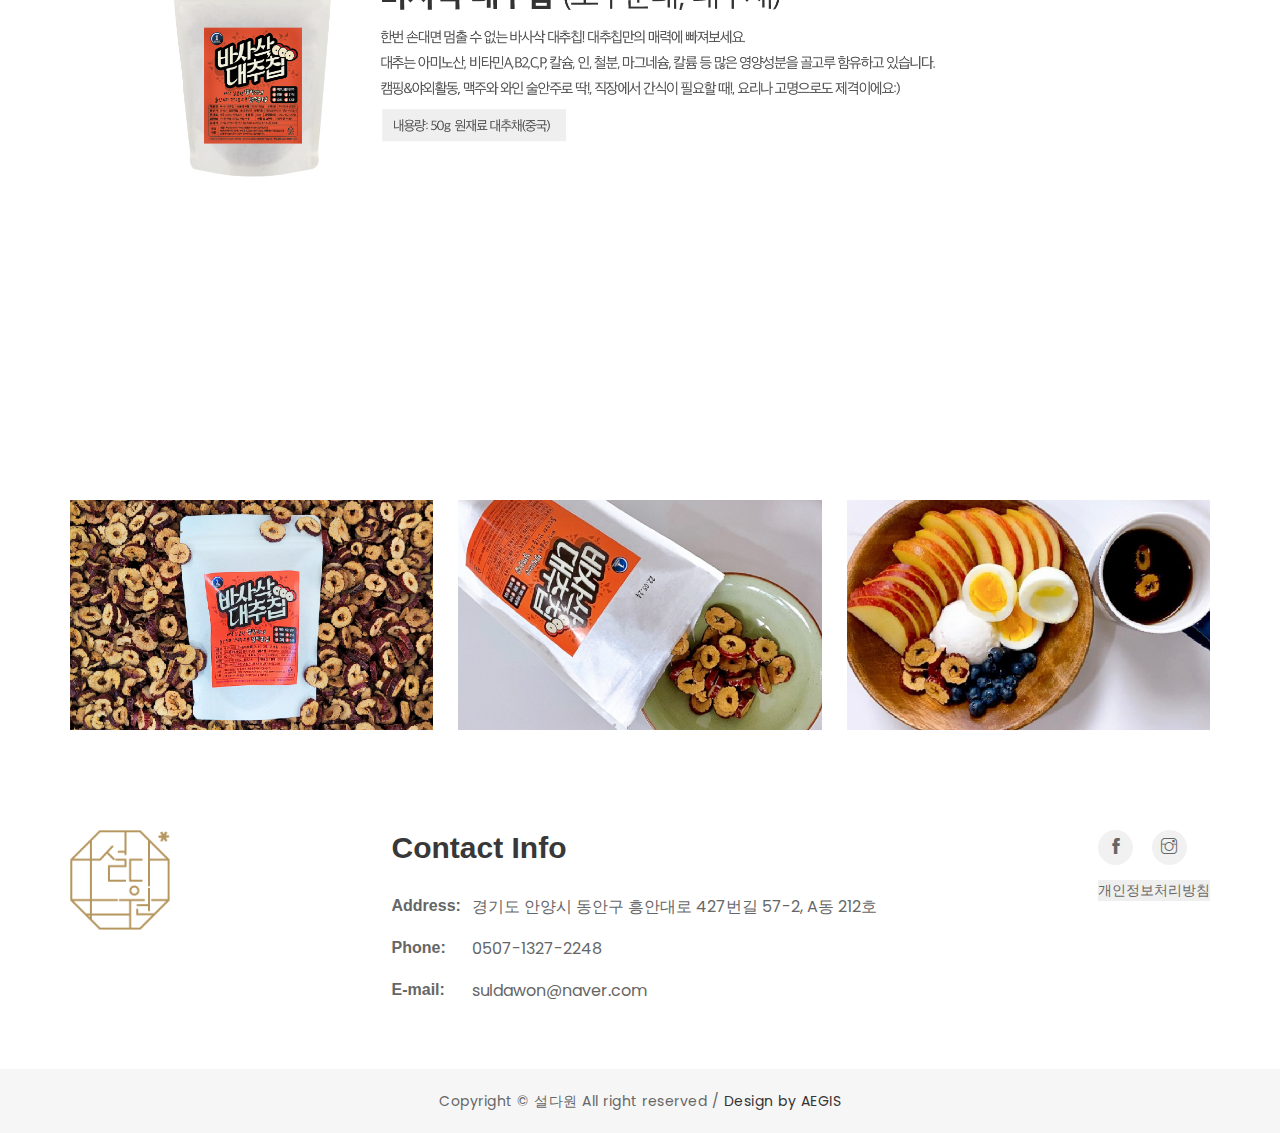
<file: ourProduct.html>
<!doctype html>
<html class="no-js" lang="en">
    <head>
        <meta charset="utf-8">
        <meta http-equiv="x-ua-compatible" content="ie=edge">
        <title></title>
        <meta name="description" content="">
        <meta name="viewport" content="width=device-width, initial-scale=1">
        <!-- Favicon -->
		
		<!-- all css here -->
        <link rel="stylesheet" href="assets/css/bootstrap.min.css">
        <link rel="stylesheet" href="assets/css/magnific-popup.css">
        <link rel="stylesheet" href="assets/css/animate.css">
        <link rel="stylesheet" href="assets/css/owl.carousel.min.css">
        <link rel="stylesheet" href="assets/css/themify-icons.css">
        <link rel="stylesheet" href="assets/css/pe-icon-7-stroke.css">
        <link rel="stylesheet" href="assets/css/icofont.css">
        <link rel="stylesheet" href="assets/css/meanmenu.min.css">
        <link rel="stylesheet" href="assets/css/bundle.css">
        <link rel="stylesheet" href="assets/css/style.css">
        <link rel="stylesheet" href="assets/css/responsive.css">
        <script src="assets/js/vendor/modernizr-3.11.7.min.js"></script>
    </head>
    <body>
     <!-- header start -->
     <header class="header-area wrapper-padding-2">
        <div id="main-menu" class="sticker header-sticky">
            <div class="container">
                <div class="header-bottom-wrapper">
                    <div class="logo-2 ptb-40">
                        <a href="index.html">
                            <img src="img/logo.png" alt="">
                        </a>
                    </div>
                    <div class="menu-style-2 book-menu menu-hover">
                        <nav>
                            <ul>
                                <li><a href="#">BRAND</a>
                                    <ul class="single-dropdown">
                                        <li><a href="brand.html">BRAND</a></li>
                                        <li><a href="bl.html">BI</a></li>
                                    </ul>
                                </li>
                                <li><a href="#">BUSINESS</a>
                                    <ul class="single-dropdown">
                                        <li><a href="index.html">카페납품</a></li>
                                        <li><a href="giftSet.html">선물세트</a></li>
                                        <li><a href="directStore.html">직영매장</a></li>
                                    </ul>
                                </li>
                                <li><a href="shop.html">OUR PRODUCT</a>
                                    <ul class="single-dropdown">
                                        <li><a href="ourProduct.html">제품정보</a></li>
                                        <li><a href="ourTea.html">우리가 한방차를 만드는 방식</a></li>
                                    </ul>
                                </li>
                                <li><a href="https://smartstore.naver.com/suldawon" target_blank>STORES</a>
                                    
                                </li>
                                <li><a href="promotions.html">PROMOTIONS</a>
                                    
                                </li>
                                <li><a href="contact.html">contact</a>
                                    <ul class="single-dropdown">
                                        <li><a href="index.html">CONTACT</a></li>
                                        <li><a href="index-fashion-2.html">단체,답례품</a></li>
                                        <li><a href="alliance.html">기업 제휴</a></li>
                                    </ul>
                                </li>
                            </ul>
                        </nav>
                    </div>
                    <div class="buy-now-btn">
                        <a href="product-details.html">납품 문의 안내</a>
                    </div>
                   
                </div>
                <div class="row">
                    <div class="mobile-menu-area d-md-block col-md-12 col-lg-12 col-12 d-lg-none d-xl-none">
                        <div class="mobile-menu">
                            <nav id="mobile-menu-active">
                                <ul class="menu-overflow">
                                    <li><a href="#">BRAND</a>
                                        <ul>
                                            <li><a href="index.html">BRAND</a></li>
                                            <li><a href="index-fashion-2.html">BI</a></li>
                                        </ul>
                                    </li>
                                    <li><a href="#">pages</a>
                                        <ul>
                                            <li><a href="about-us.html">about us</a></li>
                                            <li><a href="menu-list.html">menu list</a></li>
                                            <li><a href="login.html">login</a></li>
                                            <li><a href="register.html">register</a></li>
                                            <li><a href="cart.html">cart page</a></li>
                                            <li><a href="checkout.html">checkout</a></li>
                                            <li><a href="wishlist.html">wishlist</a></li>
                                            <li><a href="contact.html">contact</a></li>
                                        </ul>
                                    </li>
                                    <li><a href="#">BUSINESS</a>
                                        <ul>
                                            <li><a href="index.html">카페납품</a></li>
                                            <li><a href="giftSet.html">선물세트</a></li>
                                            <li><a href="directStore.html">직영매장</a></li>
                                        </ul>
                                    </li>
                                    <li><a href="shop.html">OUR PRODUCT</a>
                                        <ul>
                                            <li><a href="index.html">제품정보</a></li>
                                            <li><a href="index-fashion-2.html">우리가 한방차를 만드는 방식</a></li>
                                        </ul>
                                    </li>
                                    <li><a href="https://smartstore.naver.com/suldawon" target_blank>STORES</a>
                                        
                                    </li>
                                    <li><a href="promotions.html">PROMOTIONS</a>
                                        
                                    </li>
                                    <li><a href="contact.html">contact</a>
                                        <ul>
                                            <li><a href="index.html">CONTACT</a></li>
                                            <li><a href="index-fashion-2.html">단체,답례품</a></li>
                                            <li><a href="alliance.html">기업 제휴</a></li>
                                        </ul>
                                    </li>
                                </ul>
                            </nav>
                        </div>
                    </div>
                </div>
            </div>
        </div>
    </header>
    
    
    <div class="blog-details-info">
                        
        <img src="img/ourproduct/product/01.jpg" alt="">
        
    </div>

        

    <div class="discount-wrapper-2">
        <img src="img/ourproduct/product/02/01.jpg" alt="">
        
    </div>
       
    <div class="electronic-banner-area">
        <div class="custom-row-2">
            <div class="custom-col-style-2 electronic-banner-col-3 mb-30">
                <div class="electronic-banner-wrapper">
                    <img src="./img/ourproduct/product/02/02.jpg" alt="">
                   
                </div>
            </div>
            <div class="custom-col-style-2 electronic-banner-col-3 mb-30">
                <div class="electronic-banner-wrapper">
                    <img src="./img/ourproduct/product/02/03.jpg" alt="">
                   
                </div>
            </div>
            <div class="custom-col-style-2 electronic-banner-col-3 mb-30">
                <div class="electronic-banner-wrapper">
                    <img src="./img/ourproduct/product/02/04.jpg" alt="">
                    
                </div>
            </div>
        </div>
    </div>

    <div class="discount-wrapper-2">
        <img src="img/ourproduct/product/03/01.jpg" alt="">
        
    </div>
       
    <div class="electronic-banner-area">
        <div class="custom-row-2">
            <div class="custom-col-style-2 electronic-banner-col-3 mb-30">
                <div class="electronic-banner-wrapper">
                    <img src="./img/ourproduct/product/03/02.jpg" alt="">
                   
                </div>
            </div>
            <div class="custom-col-style-2 electronic-banner-col-3 mb-30">
                <div class="electronic-banner-wrapper">
                    <img src="./img/ourproduct/product/03/03.jpg" alt="">
                   
                </div>
            </div>
            <div class="custom-col-style-2 electronic-banner-col-3 mb-30">
                <div class="electronic-banner-wrapper">
                    <img src="./img/ourproduct/product/03/04.jpg" alt="">
                    
                </div>
            </div>
        </div>
    </div>

    <div class="discount-wrapper-2">
        <img src="img/ourproduct/product/04/01.jpg" alt="">
        
    </div>
       
    <div class="electronic-banner-area">
        <div class="custom-row-2">
            <div class="custom-col-style-2 electronic-banner-col-3 mb-30">
                <div class="electronic-banner-wrapper">
                    <img src="./img/ourproduct/product/04/02.jpg" alt="">
                   
                </div>
            </div>
            <div class="custom-col-style-2 electronic-banner-col-3 mb-30">
                <div class="electronic-banner-wrapper">
                    <img src="./img/ourproduct/product/04/03.jpg" alt="">
                   
                </div>
            </div>
            <div class="custom-col-style-2 electronic-banner-col-3 mb-30">
                <div class="electronic-banner-wrapper">
                    <img src="./img/ourproduct/product/04/04.jpg" alt="">
                    
                </div>
            </div>
        </div>
    </div>

    <div class="discount-wrapper-2">
        <img src="img/ourproduct/product/05/01.jpg" alt="">
        
    </div>
       
    <div class="electronic-banner-area">
        <div class="custom-row-2">
            <div class="custom-col-style-2 electronic-banner-col-3 mb-30">
                <div class="electronic-banner-wrapper">
                    <img src="./img/ourproduct/product/05/02.jpg" alt="">
                   
                </div>
            </div>
            <div class="custom-col-style-2 electronic-banner-col-3 mb-30">
                <div class="electronic-banner-wrapper">
                    <img src="./img/ourproduct/product/05/03.jpg" alt="">
                   
                </div>
            </div>
            <div class="custom-col-style-2 electronic-banner-col-3 mb-30">
                <div class="electronic-banner-wrapper">
                    <img src="./img/ourproduct/product/05/04.jpg" alt="">
                    
                </div>
            </div>
        </div>
    </div>

    <div class="discount-wrapper-2">
        <img src="img/ourproduct/product/06/01.jpg" alt="">
        
    </div>
       
    <div class="electronic-banner-area">
        <div class="custom-row-2">
            <div class="custom-col-style-2 electronic-banner-col-3 mb-30">
                <div class="electronic-banner-wrapper">
                    <img src="./img/ourproduct/product/06/02.jpg" alt="">
                   
                </div>
            </div>
            <div class="custom-col-style-2 electronic-banner-col-3 mb-30">
                <div class="electronic-banner-wrapper">
                    <img src="./img/ourproduct/product/06/03.jpg" alt="">
                   
                </div>
            </div>
            <div class="custom-col-style-2 electronic-banner-col-3 mb-30">
                <div class="electronic-banner-wrapper">
                    <img src="./img/ourproduct/product/06/04.jpg" alt="">
                    
                </div>
            </div>
        </div>
    </div>

    <div class="discount-wrapper-2">
        <img src="img/ourproduct/product/07/01.jpg" alt="">
        
    </div>
       
    <div class="electronic-banner-area">
        <div class="custom-row-2">
            <div class="custom-col-style-2 electronic-banner-col-3 mb-30">
                <div class="electronic-banner-wrapper">
                    <img src="./img/ourproduct/product/07/02.jpg" alt="">
                   
                </div>
            </div>
            <div class="custom-col-style-2 electronic-banner-col-3 mb-30">
                <div class="electronic-banner-wrapper">
                    <img src="./img/ourproduct/product/07/03.jpg" alt="">
                   
                </div>
            </div>
            <div class="custom-col-style-2 electronic-banner-col-3 mb-30">
                <div class="electronic-banner-wrapper">
                    <img src="./img/ourproduct/product/07/04.jpg" alt="">
                    
                </div>
            </div>
        </div>
    </div>

    <div class="discount-wrapper-2">
        <img src="img/ourproduct/product/08/01.jpg" alt="">
        
    </div>

    <div class="discount-wrapper-2">
        <img src="img/ourproduct/product/08/02.jpg" alt="">
        
    </div>

    <div class="discount-wrapper-2">
        <img src="img/ourproduct/product/09/01.jpg" alt="">
        
    </div>
       
    <div class="electronic-banner-area">
        <div class="custom-row-2">
            <div class="custom-col-style-2 electronic-banner-col-3 mb-30">
                <div class="electronic-banner-wrapper">
                    <img src="./img/ourproduct/product/09/02.jpg" alt="">
                   
                </div>
            </div>
            <div class="custom-col-style-2 electronic-banner-col-3 mb-30">
                <div class="electronic-banner-wrapper">
                    <img src="./img/ourproduct/product/09/03.jpg" alt="">
                   
                </div>
            </div>
            <div class="custom-col-style-2 electronic-banner-col-3 mb-30">
                <div class="electronic-banner-wrapper">
                    <img src="./img/ourproduct/product/09/04.jpg" alt="">
                    
                </div>
            </div>
        </div>
    </div>

    <div class="discount-wrapper-2">
        <img src="img/ourproduct/product/10/01.jpg" alt="">
        
    </div>
       
    <div class="electronic-banner-area">
        <div class="custom-row-2">
            <div class="custom-col-style-2 electronic-banner-col-3 mb-30">
                <div class="electronic-banner-wrapper">
                    <img src="./img/ourproduct/product/10/02.jpg" alt="">
                   
                </div>
            </div>
            <div class="custom-col-style-2 electronic-banner-col-3 mb-30">
                <div class="electronic-banner-wrapper">
                    <img src="./img/ourproduct/product/10/03.jpg" alt="">
                   
                </div>
            </div>
            <div class="custom-col-style-2 electronic-banner-col-3 mb-30">
                <div class="electronic-banner-wrapper">
                    <img src="./img/ourproduct/product/10/04.jpg" alt="">
                    
                </div>
            </div>
        </div>
    </div>

    <div class="discount-wrapper-2">
        <img src="img/ourproduct/product/11/01.jpg" alt="">
        
    </div>
       
    <div class="electronic-banner-area">
        <div class="custom-row-2">
            <div class="custom-col-style-2 electronic-banner-col-3 mb-30">
                <div class="electronic-banner-wrapper">
                    <img src="./img/ourproduct/product/11/02.jpg" alt="">
                   
                </div>
            </div>
            <div class="custom-col-style-2 electronic-banner-col-3 mb-30">
                <div class="electronic-banner-wrapper">
                    <img src="./img/ourproduct/product/11/03.jpg" alt="">
                   
                </div>
            </div>
            <div class="custom-col-style-2 electronic-banner-col-3 mb-30">
                <div class="electronic-banner-wrapper">
                    <img src="./img/ourproduct/product/11/04.jpg" alt="">
                    
                </div>
            </div>
        </div>
    </div>

    <div class="discount-wrapper-2">
        <img src="img/ourproduct/product/12/01.jpg" alt="">
        
    </div>
       
    <div class="electronic-banner-area">
        <div class="custom-row-2">
            <div class="custom-col-style-2 electronic-banner-col-3 mb-30">
                <div class="electronic-banner-wrapper">
                    <img src="./img/ourproduct/product/12/02.jpg" alt="">
                   
                </div>
            </div>
            <div class="custom-col-style-2 electronic-banner-col-3 mb-30">
                <div class="electronic-banner-wrapper">
                    <img src="./img/ourproduct/product/12/03.jpg" alt="">
                   
                </div>
            </div>
            <div class="custom-col-style-2 electronic-banner-col-3 mb-30">
                <div class="electronic-banner-wrapper">
                    <img src="./img/ourproduct/product/12/04.jpg" alt="">
                    
                </div>
            </div>
        </div>
    </div>

    <div class="discount-wrapper-2">
        <img src="img/ourproduct/product/13/01.jpg" alt="">
        
    </div>
       
    <div class="electronic-banner-area">
        <div class="custom-row-2">
            <div class="custom-col-style-2 electronic-banner-col-3 mb-30">
                <div class="electronic-banner-wrapper">
                    <img src="./img/ourproduct/product/13/02.jpg" alt="">
                   
                </div>
            </div>
            <div class="custom-col-style-2 electronic-banner-col-3 mb-30">
                <div class="electronic-banner-wrapper">
                    <img src="./img/ourproduct/product/13/03.jpg" alt="">
                   
                </div>
            </div>
            <div class="custom-col-style-2 electronic-banner-col-3 mb-30">
                <div class="electronic-banner-wrapper">
                    <img src="./img/ourproduct/product/13/04.jpg" alt="">
                    
                </div>
            </div>
        </div>
    </div>

		
		<footer class="footer-area">
            <div class="footer-top-area pt-70 pb-35 wrapper-padding-5">
                <div class="container-fluid">
                    <div class="widget-wrapper">
                        <div class="footer-widget mb-30">
                            <a href="#"><img src="img/logo.png" alt=""></a>
                            <div class="footer-about-2">
                                <!-- <p>There are many variations of passages of Lorem Ipsum <br>the majority have suffered alteration in some form, by <br> injected humour</p> -->
                                
                            </div>
                        </div>
                        <div class="footer-widget mb-30">
                            <h3 class="footer-widget-title-5">Contact Info</h3>
                            <!-- <h3 class="footer-widget-title-5">Contact Info</h3> -->
                            <div class="footer-info-wrapper-3">
                                <div class="footer-address-furniture">
                                    <div class="footer-info-icon3">
                                        <span>Address: </span>
                                    </div>
                                    <div class="footer-info-content3">
                                        <p>경기도 안양시 동안구 흥안대로 427번길 57-2, A동 212호</p>
                                    </div>
                                </div>
                                <div class="footer-address-furniture">
                                    <div class="footer-info-icon3">
                                        <span>Phone: </span>
                                    </div>
                                    <div class="footer-info-content3">
                                        <p>0507-1327-2248</p>
                                    </div>
                                </div>
                                <div class="footer-address-furniture">
                                    <div class="footer-info-icon3">
                                        <span>E-mail: </span>
                                    </div>
                                    <div class="footer-info-content3">
                                        <p><a href="#"> suldawon@naver.com</a></p>
                                    </div>
                                </div>
                            </div>
                            
                        </div>
                        <div class="footer-widget mb-30">
                            <div class="footer-about" style="margin-bottom: 15px;">
                                <ul>
                                    <li><a href="#"><i class="ti-facebook"></i></a></li>
                                    <li><a href="https://www.instagram.com/suldawon_official/"><i class="ti-instagram"></i></a></li>
                                </ul>
                            </div>
                            <div class="footer-newsletter-2">
                               <!-- modal -->
                               <!-- Button trigger modal -->
    <button type="button" style="border: none;" class="" data-bs-toggle="modal" data-bs-target="#exampleModal">
        개인정보처리방침
      </button>
      
      <!-- Modal -->
      <div class="modal fade modal-dialog-scrollable modal-xl" id="exampleModal" tabindex="-1" aria-labelledby="exampleModalLabel" aria-hidden="true">
        <div class="modal-dialog">
          <div class="modal-content">
            <div class="modal-header">
              <h5 class="modal-title" id="exampleModalLabel">개인정보처리방침</h5>
              <button type="button" class="btn-close" data-bs-dismiss="modal" aria-label="Close"></button>
            </div>
            <div class="modal-body">
                ** 본 양식은 쇼핑몰 운영에 도움을 드리고자 샘플로 제공되는 서식으로 쇼핑몰 운영형태에 따른 수정이 필요합니다. 쇼핑몰에 적용하시기 전, 쇼핑몰 운영 사항 등을 확인하시고 적절한 내용을 반영하여 사용하시기 바랍니다. **<br>
    
                (주)○○○은 (이하 "회사"는) 고객님의 개인정보를 중요시하며, "정보통신망 이용촉진 및 정보보호"에 관한 법률을 준수하고 있습니다.<br>
                회사는 개인정보처리방침을 통하여 고객님께서 제공하시는 개인정보가 어떠한 용도와 방식으로 이용되고 있으며, 개인정보보호를 위해 어떠한 조치가 취해지고 있는지 알려드립니다.<br>
                
                ■ 수집하는 개인정보 항목 및 수집방법<br>
                가. 수집하는 개인정보의 항목<br>
                o 회사는 회원가입, 상담, 서비스 신청 등을 위해 아래와 같은 개인정보를 수집하고 있습니다.<br>
                - 회원가입시 : 이름 , 생년월일 , 성별 , 로그인ID , 비밀번호 , 자택 전화번호 , 휴대전화번호 , 이메일 , 14세미만 가입자의 경우 법정대리인의 정보<br>
                - 서비스 신청시 : 주소, 결제 정보<br>
                
                o 서비스 이용 과정이나 사업 처리 과정에서 서비스이용기록, 접속로그, 쿠키, 접속 IP, 결제 기록, 불량이용 기록이 생성되어 수집될 수 있습니다.<br>
                
                나. 수집방법<br>
                - 홈페이지, 서면양식, 게시판, 이메일, 이벤트 응모, 배송요청, 전화, 팩스, 생성 정보 수집 툴을 통한 수집<br>
                
                ■ 개인정보의 수집 및 이용목적<br>
                회사는 수집한 개인정보를 다음의 목적을 위해 활용합니다.<br>
                o 서비스 제공에 관한 계약 이행 및 서비스 제공에 따른 요금정산<br>
                콘텐츠 제공 , 구매 및 요금 결제 , 물품배송 또는 청구지 등 발송 , 금융거래 본인 인증 및 금융 서비스<br>
                o 회원 관리<br>
                회원제 서비스 이용에 따른 본인확인 , 개인 식별 , 불량회원의 부정 이용 방지와 비인가 사용 방지 , 가입 의사 확인 , 연령확인 , 만14세 미만 아동 개인정보 수집 시 법정 대리인 동의여부 확인, 불만처리 등 민원처리 , 고지사항 전달<br>
                o 마케팅 및 광고에 활용
                이벤트 등 광고성 정보 전달 , 접속 빈도 파악 또는 회원의 서비스 이용에 대한 통계<br>
                
                ■ 개인정보의 보유 및 이용기간<br>
                원칙적으로, 개인정보 수집 및 이용목적이 달성된 후에는 해당 정보를 지체 없이 파기합니다. 단, 다음의 정보에 대해서는 아래의 이유로 명시한 기간 동안 보존합니다.<br>
                
                가. 회사 내부방침에 의한 정보보유 사유<br>
                 회원이 탈퇴한 경우에도 불량회원의 부정한 이용의 재발을 방지, 분쟁해결 및 수사기관의 요청에 따른 협조를 위하여, 이용계약 해지일로부터 oo년간 회원의 정보를 보유할 수 있습니다.<br>
                
                나. 관련 법령에 의한 정보 보유 사유<br>
                전자상거래등에서의소비자보호에관한법률 등 관계법령의 규정에 의하여 보존할 필요가 있는 경우 회사는 아래와 같이 관계법령에서 정한 일정한 기간 동안 회원정보를 보관합니다.<br>
                o 계약 또는 청약철회 등에 관한 기록<br>
                -보존이유 : 전자상거래등에서의소비자보호에관한법률<br>
                -보존기간 : 5년<br>
                o 대금 결제 및 재화 등의 공급에 관한 기록<br>
                -보존이유: 전자상거래등에서의소비자보호에관한법률<br>
                -보존기간 : 5년<br>
                o 소비자 불만 또는 분쟁처리에 관한 기록<br>
                -보존이유 : 전자상거래등에서의소비자보호에관한법률<br>
                -보존기간 : 3년<br>
                o 로그 기록<br>
                -보존이유: 통신비밀보호법<br>
                -보존기간 : 3개월<br>
                
                ■ 개인정보의 파기절차 및 방법<br>
                회사는 원칙적으로 개인정보 수집 및 이용목적이 달성된 후에는 해당 정보를 지체없이 파기합니다. 파기절차 및 방법은 다음과 같습니다.<br>
                o 파기절차<br>
                회원님이 회원가입 등을 위해 입력하신 정보는 목적이 달성된 후 별도의 DB로 옮겨져(종이의 경우 별도의 서류함) 내부 방침 및 기타 관련 법령에 의한 정보보호 사유에 따라(보유 및 이용기간 참조) 일정 기간 저장된 후 파기되어집니다.<br>
                별도 DB로 옮겨진 개인정보는 법률에 의한 경우가 아니고서는 보유되어지는 이외의 다른 목적으로 이용되지 않습니다.<br>
                o 파기방법<br>
                전자적 파일형태로 저장된 개인정보는 기록을 재생할 수 없는 기술적 방법을 사용하여 삭제합니다.<br>
                
                ■ 개인정보 제공<br>
                회사는 이용자의 개인정보를 원칙적으로 외부에 제공하지 않습니다. 다만, 아래의 경우에는 예외로 합니다.<br>
                o 이용자들이 사전에 동의한 경우<br>
                o 법령의 규정에 의거하거나, 수사 목적으로 법령에 정해진 절차와 방법에 따라 수사기관의 요구가 있는 경우<br>
                
                ■ 수집한 개인정보의 위탁<br>
                회사는 서비스 이행을 위해 아래와 같이 외부 전문업체에 위탁하여 운영하고 있습니다.<br>
                o 위탁 대상자 : [택배사 이름]<br>
                o 위탁업무 내용 : [택배사 위탁 내용]<br>
                
                o 위탁 대상자 : [PG사 이름]<br>
                o 위탁업무 내용 : [PG사 위탁 내용]<br>
                
                o 위탁 대상자 : 공급업체 목록보기<br>
                o 위탁업무 내용 : [위탁업무 내용]<br>
                
                
                ■ 이용자 및 법정대리인의 권리와 그 행사방법<br>
                o 이용자는 언제든지 등록되어 있는 자신의 개인정보를 조회하거나 수정할 수 있으며 가입해지를 요청할 수도 있습니다.<br>
                o 이용자들의 개인정보 조회,수정을 위해서는 "개인정보변경"(또는 "회원정보수정" 등)을 가입해지(동의철회)를 위해서는 "회원탈퇴"를 클릭하여 본인 확인 절차를 거치신 후 직접 열람, 정정 또는 탈퇴가 가능합니다.<br>
                o 혹은 개인정보보호책임자에게 서면, 전화 또는 이메일로 연락하시면 지체없이 조치하겠습니다.<br>
                o 귀하가 개인정보의 오류에 대한 정정을 요청하신 경우에는 정정을 완료하기 전까지 당해 개인정보를 이용 또는 제공하지 않습니다. 또한 잘못된 개인정보를 제3자에게 이미 제공한 경우에는 정정 처리결과를 제3자에게 지체없이 통지하여 정정이 이루어지도록 하겠습니다.<br>
                o 회사는 이용자의 요청에 의해 해지 또는 삭제된 개인정보는 "회사가 수집하는 개인정보의 보유 및 이용기간"에 명시된 바에 따라 처리하고 그 외의 용도로 열람 또는 이용할 수 없도록 처리하고 있습니다.<br>
                
                ■ 개인정보 자동수집 장치의 설치, 운영 및 그 거부에 관한 사항<br>
                회사는 귀하의 정보를 수시로 저장하고 찾아내는 "쿠키(cookie)" 등을 운용합니다. 쿠키란 웹사이트를 운영하는데 이용되는 서버가 귀하의 브라우저에 보내는 아주 작은 텍스트 파일로서 귀하의 컴퓨터 하드디스크에 저장됩니다.<br>
                회사은(는) 다음과 같은 목적을 위해 쿠키를 사용합니다.<br>
                o 쿠키 등 사용 목적<br>
                1. 회원과 비회원의 접속 빈도나 방문 시간 등을 분석, 이용자의 취향과 관심분야를 파악 및 자취 추적, 각종 이벤트 참여 정도 및 방문 회수 파악 등을 통한 타겟 마케팅 및 개인 맞춤 서비스 제공<br>
                2. 귀하는 쿠키 설치에 대한 선택권을 가지고 있습니다. 따라서, 귀하는 웹브라우저에서 옵션을 설정함으로써 모든 쿠키를 허용하거나, 쿠키가 저장될 때마다 확인을 거치거나, 아니면 모든 쿠키의 저장을 거부할 수도 있습니다.<br>
                o 쿠키 설정 거부 방법<br>
                1. 쿠키 설정을 거부하는 방법으로는 회원님이 사용하시는 웹 브라우저의 옵션을 선택함으로써 모든 쿠키를 허용하거나 쿠키를 저장할 때마다 확인을 거치거나, 모든 쿠키의 저장을 거부할 수 있습니다.<br>
                2. 설정방법 예(인터넷 익스플로어의 경우) : 웹 브라우저 상단의 도구 > 인터넷 옵션 > 개인정보<br>
                3. 단, 귀하께서 쿠키 설치를 거부하였을 경우 서비스 제공에 어려움이 있을 수 있습니다.<br>
                
                ■ 개인정보에 관한 민원서비스<br>
                회사는 고객의 개인정보를 보호하고 개인정보와 관련한 불만을 처리하기 위하여 아래와 같이 관련 부서 및 개인정보보호책임자를 지정하고 있습니다.<br>
                o 개인정보보호담당자<br>
                성명 : OOO<br>
                소속 : OOO<br>
                전화번호 : OO-OOO-OOOO<br>
                이메일 :<br>
                
                o 개인정보보호책임자<br>
                성명 : OOO<br>
                소속 : OOO<br>
                전화번호 : OO-OOO-OOOO<br>
                이메일 :<br>
                
                o 귀하께서는 회사의 서비스를 이용하시며 발생하는 모든 개인정보보호 관련 민원을 개인정보보호책임자 혹은 담당부서로 신고하실 수 있습니다.<br>
                o 회사는 이용자들의 신고사항에 대해 신속하게 충분한 답변을 드릴 것입니다.<br>
                o 기타 개인정보침해에 대한 신고나 상담이 필요하신 경우에는 아래 기관에 문의하시기 바랍니다.<br>
                개인정보침해신고센터 (privacy.kisa.or.kr / 국번 없이 118)<br>
                개인정보분쟁조정위원회 (kopico.go.kr / 1833-6972)<br>
                대검찰청 사이버수사과 (spo.go.kr / 지역번호+1301)<br>
                경찰청 사이버안전국 (cyberbureau.police.go.kr / 국번없이 182)<br>
            </div>
            <div class="modal-footer">
              <button type="button" class="btn btn-secondary" data-bs-dismiss="modal">Close</button>
            </div>
          </div>
        </div>
      </div>
    
      
                            </div>
                        </div>
                    </div>
                </div>
            </div>
            <div class="footer-bottom ptb-20 gray-bg-8">
                <div class="container">
                    <div class="row">
                        <div class="col-12 text-center">
                            <div class="copyright-furniture">
                                <p>Copyright © 설다원 All right reserved /<a href="#"> Design by AEGIS</a></p>
                                
                            </div>
                        </div>
                    </div>
                </div>
            </div>
        </footer>
        
		
		
		
		
		
		<!-- all js here -->
        <script src="assets/js/vendor/jquery-1.12.4.min.js"></script>
        <script src="assets/js/popper.js"></script>
        <script src="assets/js/bootstrap.min.js"></script>
        <script src="assets/js/jquery.magnific-popup.min.js"></script>
        <script src="assets/js/isotope.pkgd.min.js"></script>
        <script src="assets/js/imagesloaded.pkgd.min.js"></script>
        <script src="assets/js/jquery.counterup.min.js"></script>
        <script src="assets/js/waypoints.min.js"></script>
        <script src="assets/js/ajax-mail.js"></script>
        <script src="assets/js/owl.carousel.min.js"></script>
        <script src="assets/js/plugins.js"></script>
        <script src="assets/js/main.js"></script>
    </body>
</html>
</file>
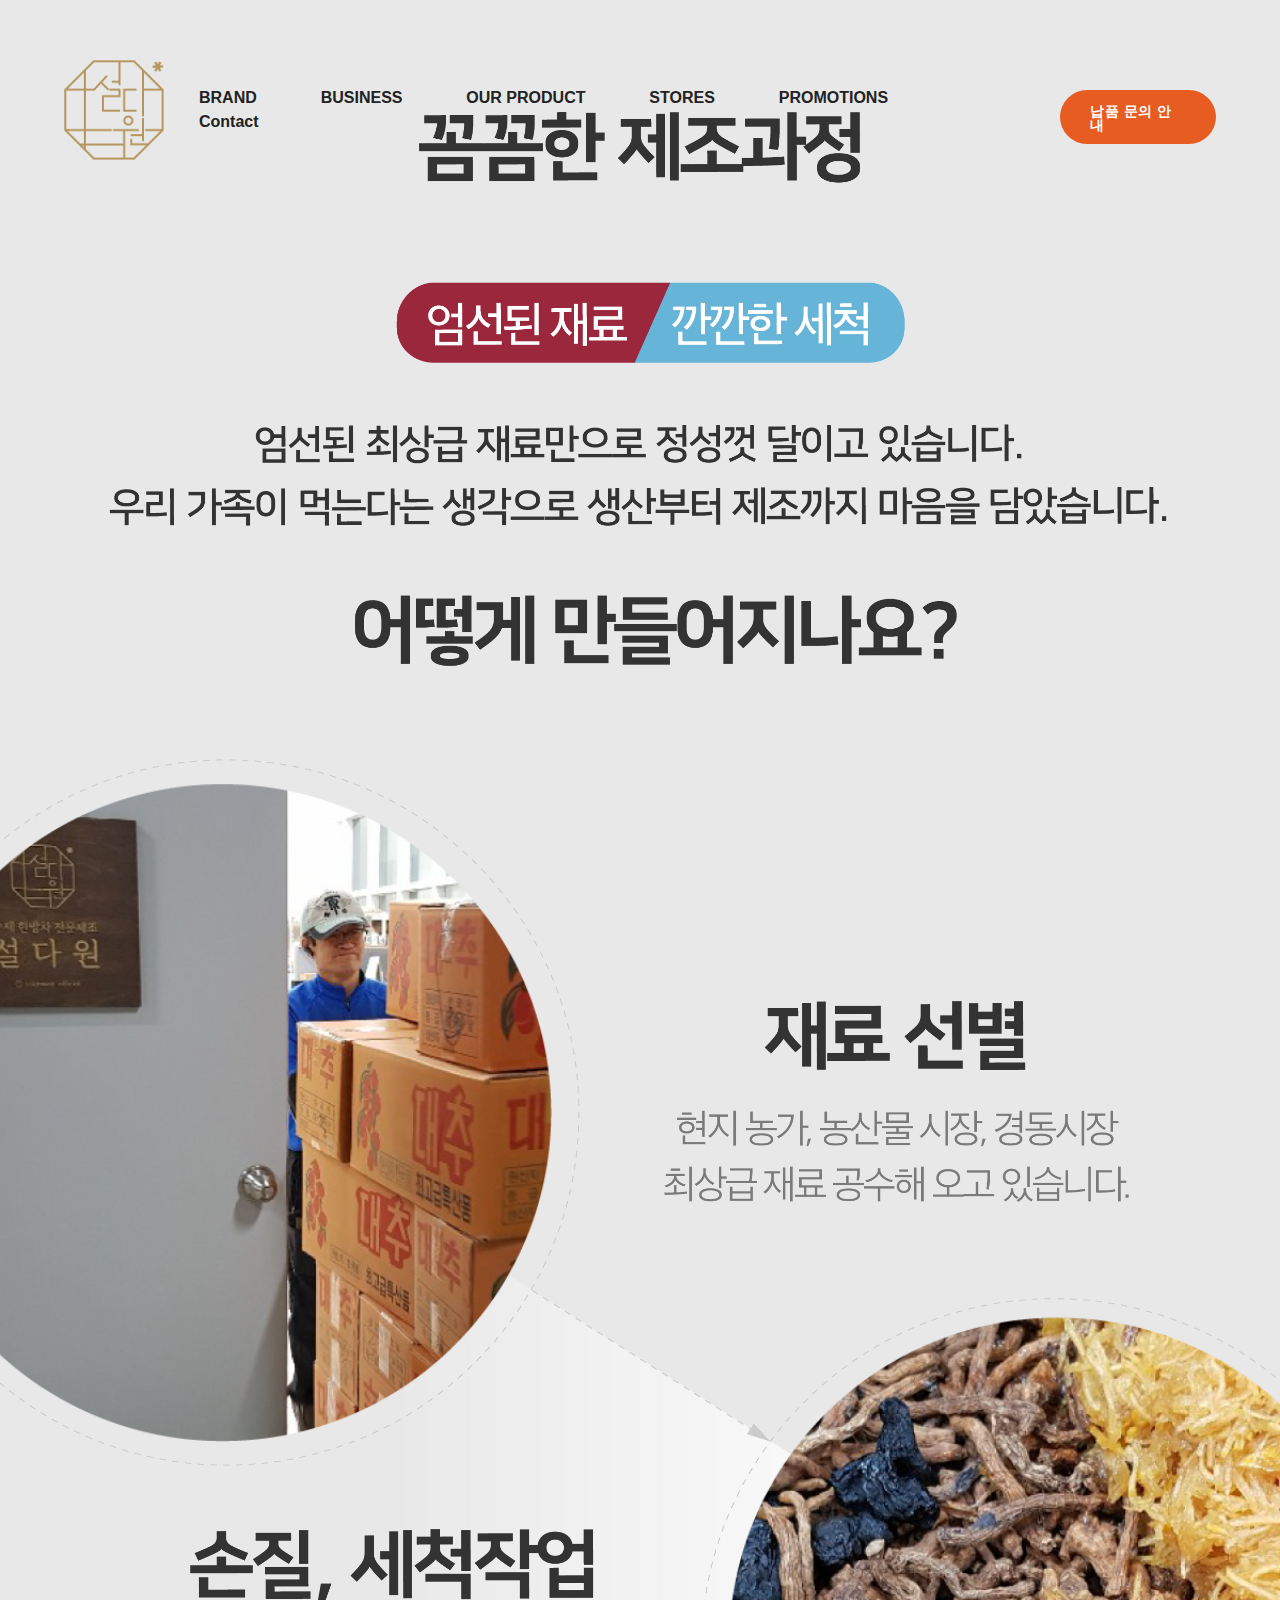
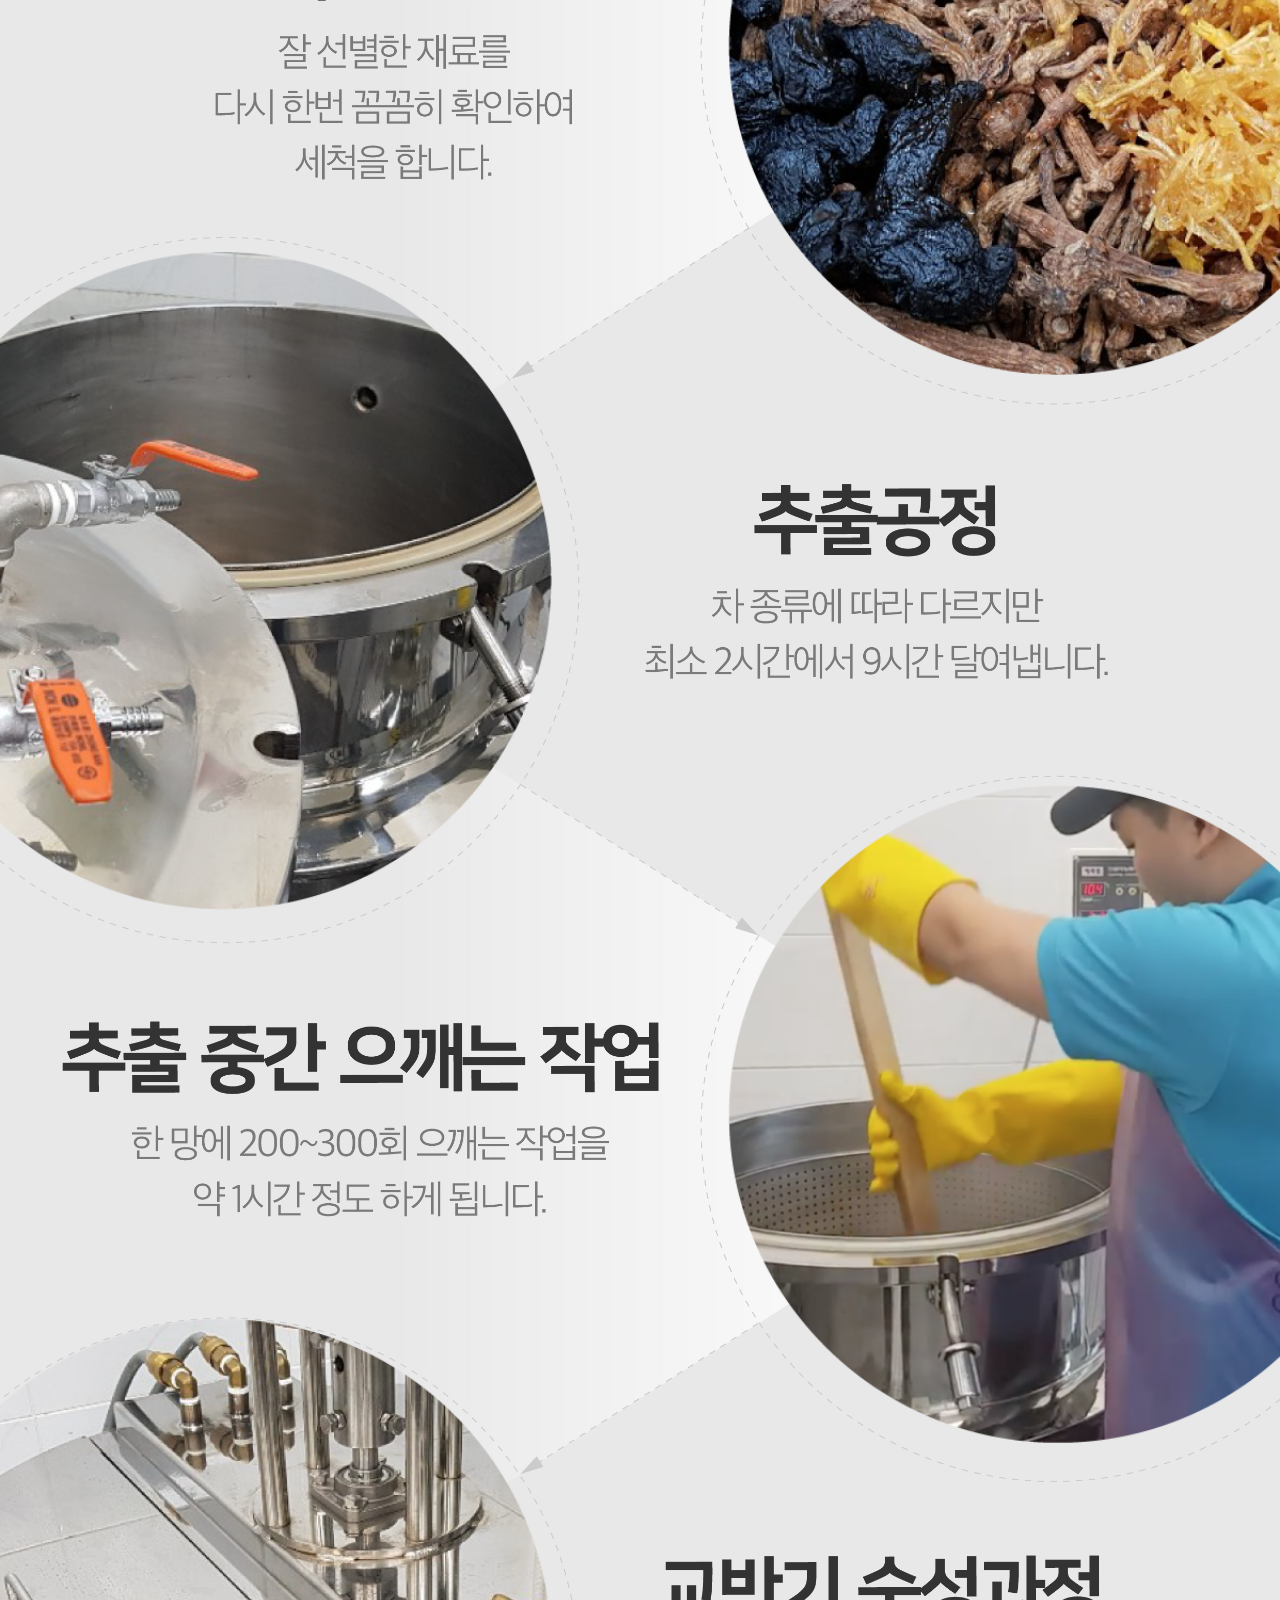
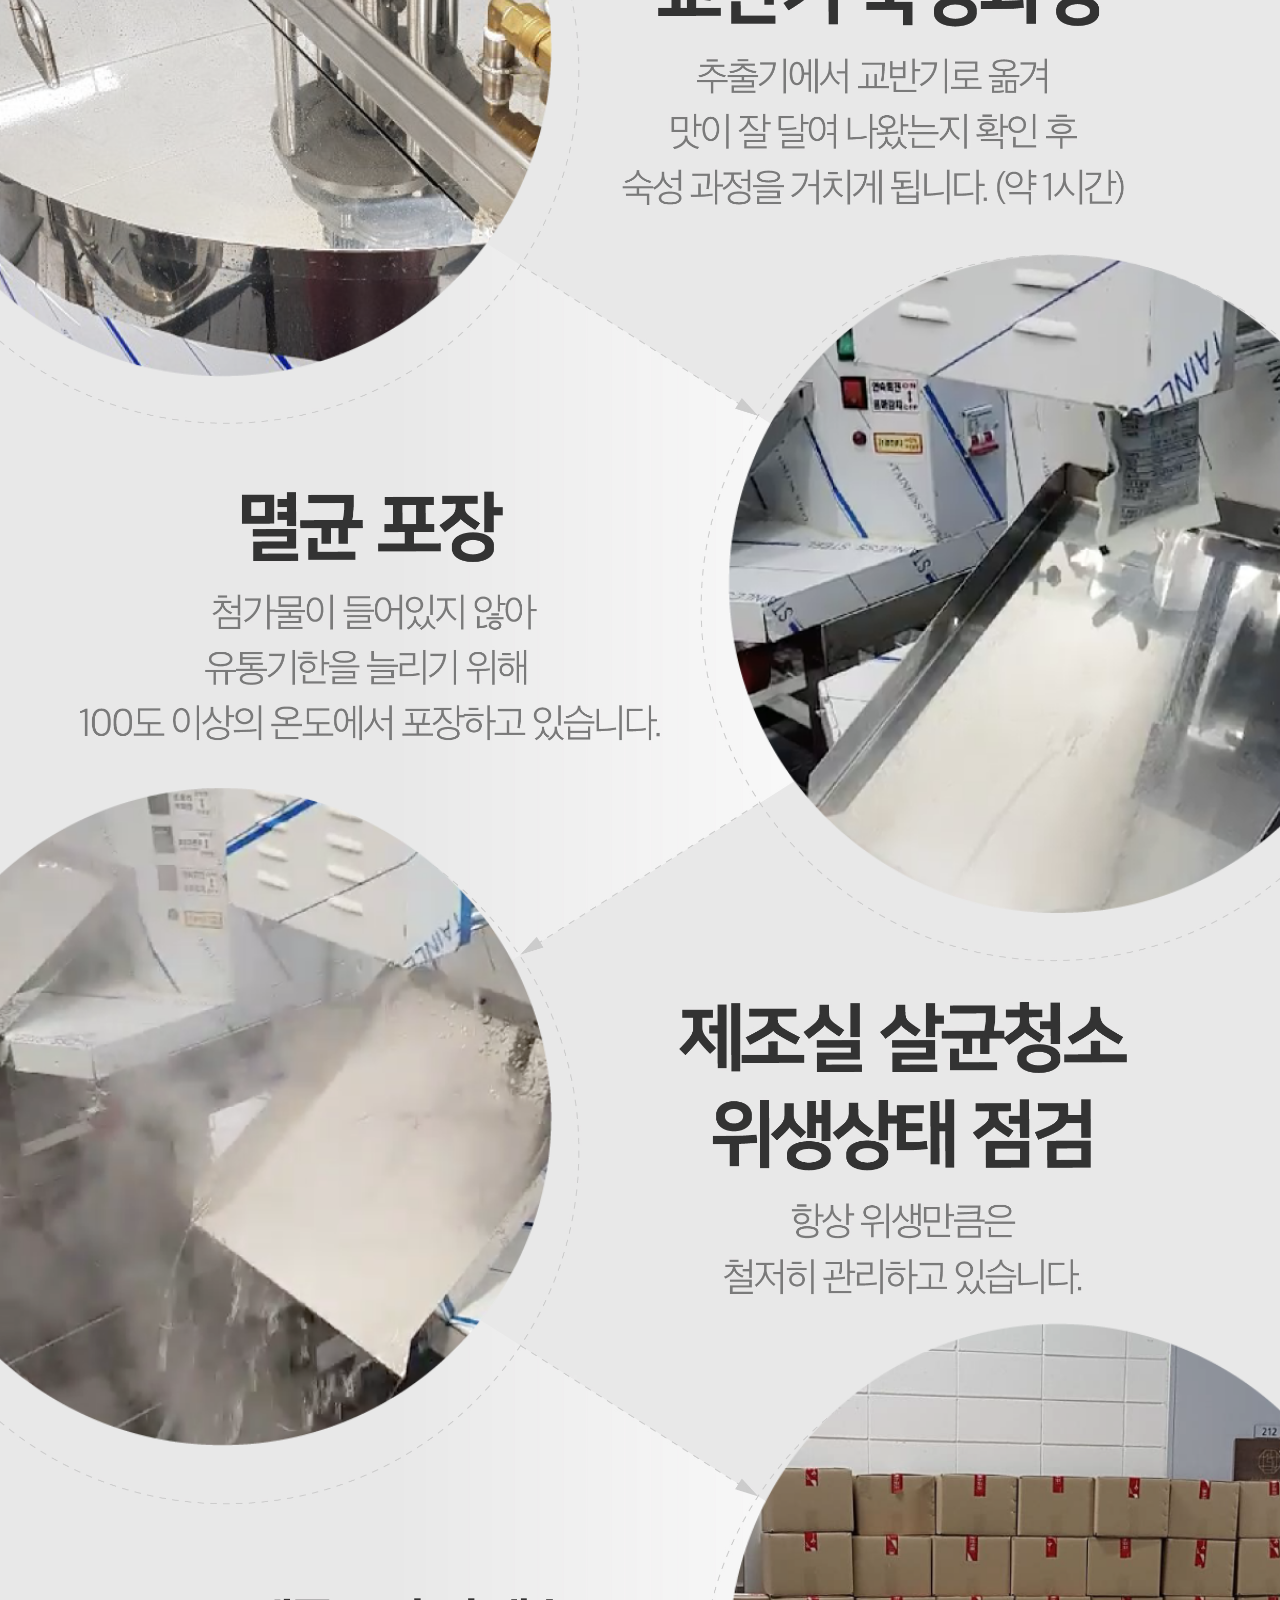
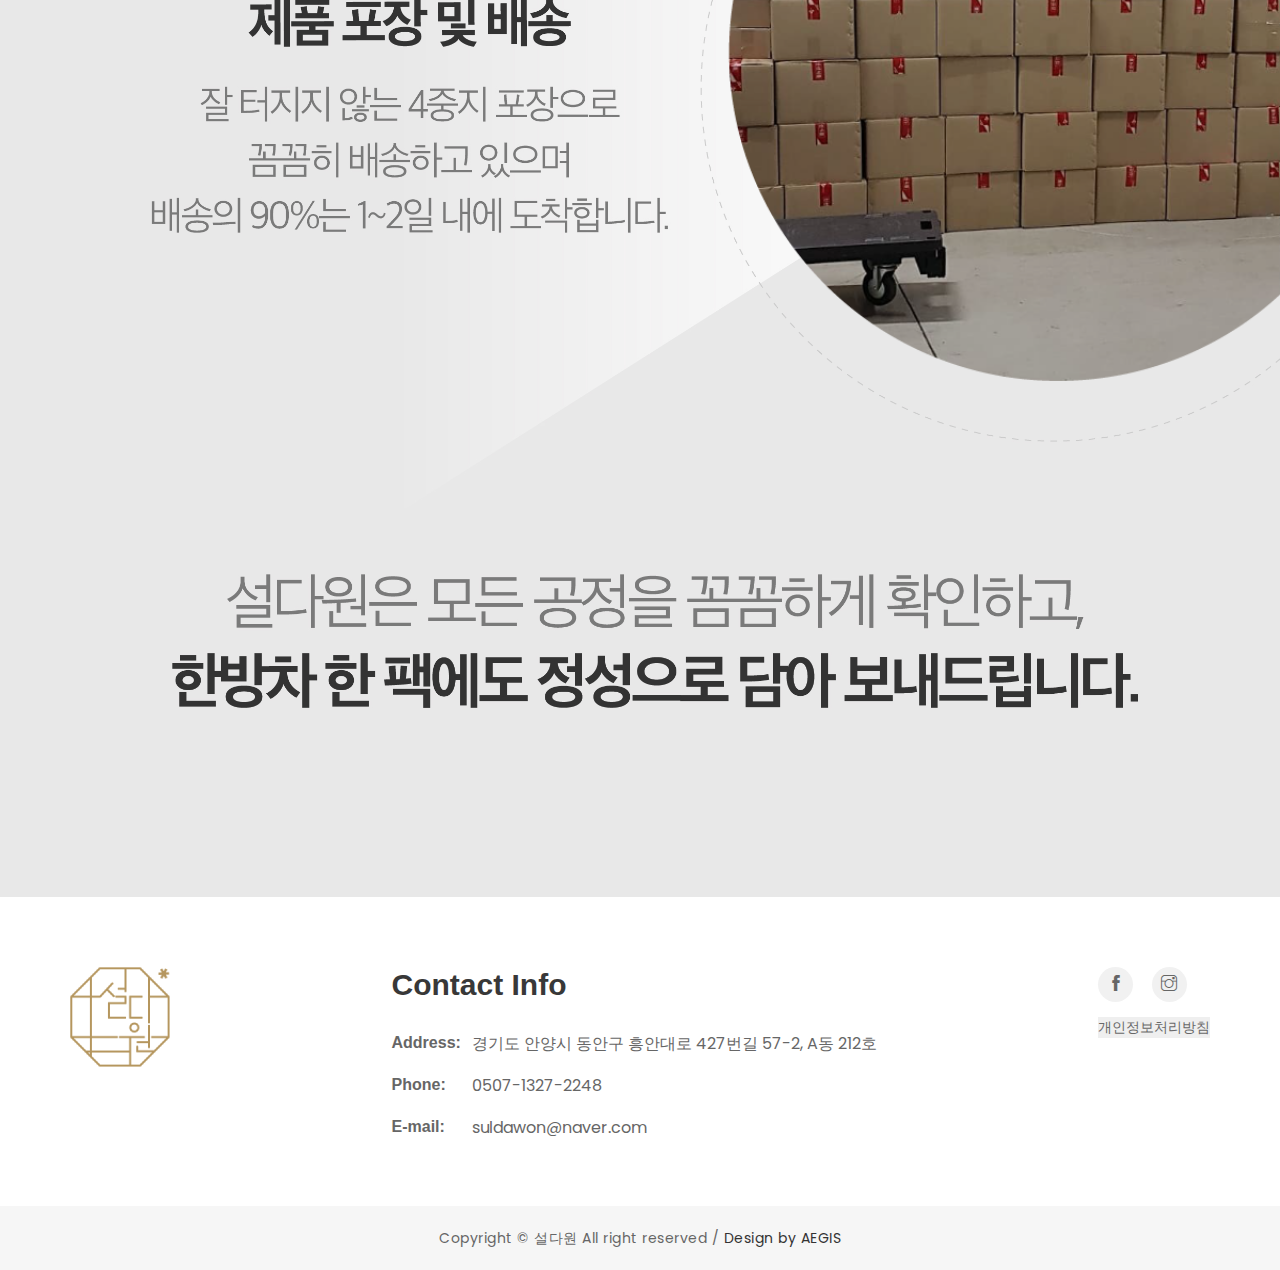
<file: ourTea.html>
<!DOCTYPE html>
<html lang="en">
<head>
    <meta charset="UTF-8">
    <meta http-equiv="X-UA-Compatible" content="IE=edge">
    <meta name="viewport" content="width=device-width, initial-scale=1.0">
    <title>우리가 한방차를 만드는 방식</title>
    <link rel="stylesheet" href="assets/css/easyzoom.css">
    <link rel="stylesheet" href="assets/css/bootstrap.min.css">
    <link rel="stylesheet" href="assets/css/magnific-popup.css">
    <link rel="stylesheet" href="assets/css/animate.css">
    <link rel="stylesheet" href="assets/css/owl.carousel.min.css">
    <link rel="stylesheet" href="assets/css/themify-icons.css">
    <link rel="stylesheet" href="assets/css/pe-icon-7-stroke.css">
    <link rel="stylesheet" href="assets/css/icofont.css">
    <link rel="stylesheet" href="assets/css/meanmenu.min.css">
    <link rel="stylesheet" href="assets/css/bundle.css">
    <link rel="stylesheet" href="assets/css/style.css">
    <link rel="stylesheet" href="assets/css/responsive.css">
    <script src="assets/js/vendor/modernizr-3.11.7.min.js"></script>
</head>
<body>
    <header class="header-area wrapper-padding-2">
        <div id="main-menu" class="sticker header-sticky">
            <div class="container">
                <div class="header-bottom-wrapper">
                    <div class="logo-2 ptb-40">
                        <a href="index.html">
                            <img src="img/logo.png" alt="">
                        </a>
                    </div>
                    <div class="menu-style-2 book-menu menu-hover">
                        <nav>
                            <ul>
                                <li><a href="#">BRAND</a>
                                    <ul class="single-dropdown">
                                        <li><a href="brand.html">BRAND</a></li>
                                        <li><a href="bl.html">BI</a></li>
                                    </ul>
                                </li>
                                <li><a href="#">BUSINESS</a>
                                    <ul class="single-dropdown">
                                        <li><a href="index.html">카페납품</a></li>
                                        <li><a href="giftSet.html">선물세트</a></li>
                                        <li><a href="directStore.html">직영매장</a></li>
                                    </ul>
                                </li>
                                <li><a href="shop.html">OUR PRODUCT</a>
                                    <ul class="single-dropdown">
                                        <li><a href="ourProduct.html">제품정보</a></li>
                                        <li><a href="ourTea.html">우리가 한방차를 만드는 방식</a></li>
                                    </ul>
                                </li>
                                <li><a href="https://smartstore.naver.com/suldawon" target_blank>STORES</a>
                                    
                                </li>
                                <li><a href="promotions.html">PROMOTIONS</a>
                                    
                                </li>
                                <li><a href="contact.html">contact</a>
                                    <ul class="single-dropdown">
                                        <li><a href="index.html">CONTACT</a></li>
                                        <li><a href="index-fashion-2.html">단체,답례품</a></li>
                                        <li><a href="alliance.html">기업 제휴</a></li>
                                    </ul>
                                </li>
                            </ul>
                        </nav>
                    </div>
                    <div class="buy-now-btn">
                        <a href="product-details.html">납품 문의 안내</a>
                    </div>
                   
                </div>
                <div class="row">
                    <div class="mobile-menu-area d-md-block col-md-12 col-lg-12 col-12 d-lg-none d-xl-none">
                        <div class="mobile-menu">
                            <nav id="mobile-menu-active">
                                <ul class="menu-overflow">
                                    <li><a href="#">BRAND</a>
                                        <ul>
                                            <li><a href="index.html">BRAND</a></li>
                                            <li><a href="index-fashion-2.html">BI</a></li>
                                        </ul>
                                    </li>
                                    <li><a href="#">pages</a>
                                        <ul>
                                            <li><a href="about-us.html">about us</a></li>
                                            <li><a href="menu-list.html">menu list</a></li>
                                            <li><a href="login.html">login</a></li>
                                            <li><a href="register.html">register</a></li>
                                            <li><a href="cart.html">cart page</a></li>
                                            <li><a href="checkout.html">checkout</a></li>
                                            <li><a href="wishlist.html">wishlist</a></li>
                                            <li><a href="contact.html">contact</a></li>
                                        </ul>
                                    </li>
                                    <li><a href="#">BUSINESS</a>
                                        <ul>
                                            <li><a href="index.html">카페납품</a></li>
                                            <li><a href="giftSet.html">선물세트</a></li>
                                            <li><a href="directStore.html">직영매장</a></li>
                                        </ul>
                                    </li>
                                    <li><a href="shop.html">OUR PRODUCT</a>
                                        <ul>
                                            <li><a href="index.html">제품정보</a></li>
                                            <li><a href="index-fashion-2.html">우리가 한방차를 만드는 방식</a></li>
                                        </ul>
                                    </li>
                                    <li><a href="https://smartstore.naver.com/suldawon" target_blank>STORES</a>
                                        
                                    </li>
                                    <li><a href="promotions.html">PROMOTIONS</a>
                                        
                                    </li>
                                    <li><a href="contact.html">contact</a>
                                        <ul>
                                            <li><a href="index.html">CONTACT</a></li>
                                            <li><a href="index-fashion-2.html">단체,답례품</a></li>
                                            <li><a href="alliance.html">기업 제휴</a></li>
                                        </ul>
                                    </li>
                                </ul>
                            </nav>
                        </div>
                    </div>
                </div>
            </div>
        </div>
    </header>


    <div id="mainContent">
        <img src="/img/ourproduct/ourTea/1-3-2_main-01.jpg" alt="한방차">
        <div class="content-inner">
            <div class="content-box">
                <div class="content-image">
                    <img src="/img/ourproduct/ourTea/1-3-2_we1.png" alt="재료선별 현지 농가, 농산물 시장, 경동시장 최상급 재료 공수해 오고 있습니다.">
                </div>
            </div>
            <div class="content-box right">
                <div class="content-image">
                    <img src="/img/ourproduct/ourTea/1-3-2_we2.png" alt="손질, 세척작업 잘 선별한 재료를 다시 한번 꼼꼼히 확인하여 세척을 합니다.">
                </div>
            </div>
            <div class="content-box">
                <div class="content-image">
                    <img src="/img/ourproduct/ourTea/1-3-2_we3.png" alt="추출공정 차 종류에 따라 다르지만 최소 2시간에서 9시간 달여냅니다.">
                </div>
            </div>
            <div class="content-box right">
                <div class="content-image">
                    <img src="/img/ourproduct/ourTea/1-3-2_we4.png" alt="추출 중간 으깨는 작업 한 망에 200~300회 으깨는 작업을 약 1시간 정도 하게 됩니다.">
                </div>
            </div>
            <div class="content-box">
                <div class="content-image">
                    <img src="/img/ourproduct/ourTea/1-3-2_we5.png" alt="교반기 숙성과정 추출기에서 교반기로 옮겨 맛이 잘 달여 나왔는지 확인 후 숙성 과정을 거치게 됩니다(약 1시간)">
                </div>
            </div>
            <div class="content-box right">
                <div class="content-image">
                    <img src="/img/ourproduct/ourTea/1-3-2_we6.png" alt="멸균 포장 첨가물이 들어가지 않아 유통기한을 늘리기 위해 100도 이상의 온도에서 포장하고 있습니다.">
                </div>
            </div>
            <div class="content-box">
                <div class="content-image">
                    <img src="/img/ourproduct/ourTea/1-3-2_we7.png" alt="제조실 살균청소 위생상태 점검 항상 위생만큼은 철저히 관리하고 있습니다.">
                </div>
            </div>
            <div class="content-box right">
                <div class="content-image">
                    <img src="/img/ourproduct/ourTea/1-3-2_we8.png" alt="제품 포장 및 배송 잘 터지지 않는 4중지 포장으로 꼼꼼히 배송하고 있으며 배송의 90%는 1~2일 내에 도착합니다.">
                </div>
            </div>
        </div>
    </div>

    <footer class="footer-area">
        <div class="footer-top-area pt-70 pb-35 wrapper-padding-5">
            <div class="container-fluid">
                <div class="widget-wrapper">
                    <div class="footer-widget mb-30">
                        <a href="#"><img src="img/logo.png" alt=""></a>
                        <div class="footer-about-2">
                            <!-- <p>There are many variations of passages of Lorem Ipsum <br>the majority have suffered alteration in some form, by <br> injected humour</p> -->
                            
                        </div>
                    </div>
                    <div class="footer-widget mb-30">
                        <h3 class="footer-widget-title-5">Contact Info</h3>
                        <!-- <h3 class="footer-widget-title-5">Contact Info</h3> -->
                        <div class="footer-info-wrapper-3">
                            <div class="footer-address-furniture">
                                <div class="footer-info-icon3">
                                    <span>Address: </span>
                                </div>
                                <div class="footer-info-content3">
                                    <p>경기도 안양시 동안구 흥안대로 427번길 57-2, A동 212호</p>
                                </div>
                            </div>
                            <div class="footer-address-furniture">
                                <div class="footer-info-icon3">
                                    <span>Phone: </span>
                                </div>
                                <div class="footer-info-content3">
                                    <p>0507-1327-2248</p>
                                </div>
                            </div>
                            <div class="footer-address-furniture">
                                <div class="footer-info-icon3">
                                    <span>E-mail: </span>
                                </div>
                                <div class="footer-info-content3">
                                    <p><a href="#"> suldawon@naver.com</a></p>
                                </div>
                            </div>
                        </div>
                        
                    </div>
                    <div class="footer-widget mb-30">
                        <div class="footer-about" style="margin-bottom: 15px;">
                            <ul>
                                <li><a href="#"><i class="ti-facebook"></i></a></li>
                                <li><a href="https://www.instagram.com/suldawon_official/"><i class="ti-instagram"></i></a></li>
                            </ul>
                        </div>
                        <div class="footer-newsletter-2">
                           <!-- modal -->
                           <!-- Button trigger modal -->
<button type="button" style="border: none;" class="" data-bs-toggle="modal" data-bs-target="#exampleModal">
    개인정보처리방침
  </button>
  
  <!-- Modal -->
  <div class="modal fade modal-dialog-scrollable modal-xl" id="exampleModal" tabindex="-1" aria-labelledby="exampleModalLabel" aria-hidden="true">
    <div class="modal-dialog">
      <div class="modal-content">
        <div class="modal-header">
          <h5 class="modal-title" id="exampleModalLabel">개인정보처리방침</h5>
          <button type="button" class="btn-close" data-bs-dismiss="modal" aria-label="Close"></button>
        </div>
        <div class="modal-body">
            ** 본 양식은 쇼핑몰 운영에 도움을 드리고자 샘플로 제공되는 서식으로 쇼핑몰 운영형태에 따른 수정이 필요합니다. 쇼핑몰에 적용하시기 전, 쇼핑몰 운영 사항 등을 확인하시고 적절한 내용을 반영하여 사용하시기 바랍니다. **<br>

            (주)○○○은 (이하 "회사"는) 고객님의 개인정보를 중요시하며, "정보통신망 이용촉진 및 정보보호"에 관한 법률을 준수하고 있습니다.<br>
            회사는 개인정보처리방침을 통하여 고객님께서 제공하시는 개인정보가 어떠한 용도와 방식으로 이용되고 있으며, 개인정보보호를 위해 어떠한 조치가 취해지고 있는지 알려드립니다.<br>
            
            ■ 수집하는 개인정보 항목 및 수집방법<br>
            가. 수집하는 개인정보의 항목<br>
            o 회사는 회원가입, 상담, 서비스 신청 등을 위해 아래와 같은 개인정보를 수집하고 있습니다.<br>
            - 회원가입시 : 이름 , 생년월일 , 성별 , 로그인ID , 비밀번호 , 자택 전화번호 , 휴대전화번호 , 이메일 , 14세미만 가입자의 경우 법정대리인의 정보<br>
            - 서비스 신청시 : 주소, 결제 정보<br>
            
            o 서비스 이용 과정이나 사업 처리 과정에서 서비스이용기록, 접속로그, 쿠키, 접속 IP, 결제 기록, 불량이용 기록이 생성되어 수집될 수 있습니다.<br>
            
            나. 수집방법<br>
            - 홈페이지, 서면양식, 게시판, 이메일, 이벤트 응모, 배송요청, 전화, 팩스, 생성 정보 수집 툴을 통한 수집<br>
            
            ■ 개인정보의 수집 및 이용목적<br>
            회사는 수집한 개인정보를 다음의 목적을 위해 활용합니다.<br>
            o 서비스 제공에 관한 계약 이행 및 서비스 제공에 따른 요금정산<br>
            콘텐츠 제공 , 구매 및 요금 결제 , 물품배송 또는 청구지 등 발송 , 금융거래 본인 인증 및 금융 서비스<br>
            o 회원 관리<br>
            회원제 서비스 이용에 따른 본인확인 , 개인 식별 , 불량회원의 부정 이용 방지와 비인가 사용 방지 , 가입 의사 확인 , 연령확인 , 만14세 미만 아동 개인정보 수집 시 법정 대리인 동의여부 확인, 불만처리 등 민원처리 , 고지사항 전달<br>
            o 마케팅 및 광고에 활용
            이벤트 등 광고성 정보 전달 , 접속 빈도 파악 또는 회원의 서비스 이용에 대한 통계<br>
            
            ■ 개인정보의 보유 및 이용기간<br>
            원칙적으로, 개인정보 수집 및 이용목적이 달성된 후에는 해당 정보를 지체 없이 파기합니다. 단, 다음의 정보에 대해서는 아래의 이유로 명시한 기간 동안 보존합니다.<br>
            
            가. 회사 내부방침에 의한 정보보유 사유<br>
             회원이 탈퇴한 경우에도 불량회원의 부정한 이용의 재발을 방지, 분쟁해결 및 수사기관의 요청에 따른 협조를 위하여, 이용계약 해지일로부터 oo년간 회원의 정보를 보유할 수 있습니다.<br>
            
            나. 관련 법령에 의한 정보 보유 사유<br>
            전자상거래등에서의소비자보호에관한법률 등 관계법령의 규정에 의하여 보존할 필요가 있는 경우 회사는 아래와 같이 관계법령에서 정한 일정한 기간 동안 회원정보를 보관합니다.<br>
            o 계약 또는 청약철회 등에 관한 기록<br>
            -보존이유 : 전자상거래등에서의소비자보호에관한법률<br>
            -보존기간 : 5년<br>
            o 대금 결제 및 재화 등의 공급에 관한 기록<br>
            -보존이유: 전자상거래등에서의소비자보호에관한법률<br>
            -보존기간 : 5년<br>
            o 소비자 불만 또는 분쟁처리에 관한 기록<br>
            -보존이유 : 전자상거래등에서의소비자보호에관한법률<br>
            -보존기간 : 3년<br>
            o 로그 기록<br>
            -보존이유: 통신비밀보호법<br>
            -보존기간 : 3개월<br>
            
            ■ 개인정보의 파기절차 및 방법<br>
            회사는 원칙적으로 개인정보 수집 및 이용목적이 달성된 후에는 해당 정보를 지체없이 파기합니다. 파기절차 및 방법은 다음과 같습니다.<br>
            o 파기절차<br>
            회원님이 회원가입 등을 위해 입력하신 정보는 목적이 달성된 후 별도의 DB로 옮겨져(종이의 경우 별도의 서류함) 내부 방침 및 기타 관련 법령에 의한 정보보호 사유에 따라(보유 및 이용기간 참조) 일정 기간 저장된 후 파기되어집니다.<br>
            별도 DB로 옮겨진 개인정보는 법률에 의한 경우가 아니고서는 보유되어지는 이외의 다른 목적으로 이용되지 않습니다.<br>
            o 파기방법<br>
            전자적 파일형태로 저장된 개인정보는 기록을 재생할 수 없는 기술적 방법을 사용하여 삭제합니다.<br>
            
            ■ 개인정보 제공<br>
            회사는 이용자의 개인정보를 원칙적으로 외부에 제공하지 않습니다. 다만, 아래의 경우에는 예외로 합니다.<br>
            o 이용자들이 사전에 동의한 경우<br>
            o 법령의 규정에 의거하거나, 수사 목적으로 법령에 정해진 절차와 방법에 따라 수사기관의 요구가 있는 경우<br>
            
            ■ 수집한 개인정보의 위탁<br>
            회사는 서비스 이행을 위해 아래와 같이 외부 전문업체에 위탁하여 운영하고 있습니다.<br>
            o 위탁 대상자 : [택배사 이름]<br>
            o 위탁업무 내용 : [택배사 위탁 내용]<br>
            
            o 위탁 대상자 : [PG사 이름]<br>
            o 위탁업무 내용 : [PG사 위탁 내용]<br>
            
            o 위탁 대상자 : 공급업체 목록보기<br>
            o 위탁업무 내용 : [위탁업무 내용]<br>
            
            
            ■ 이용자 및 법정대리인의 권리와 그 행사방법<br>
            o 이용자는 언제든지 등록되어 있는 자신의 개인정보를 조회하거나 수정할 수 있으며 가입해지를 요청할 수도 있습니다.<br>
            o 이용자들의 개인정보 조회,수정을 위해서는 "개인정보변경"(또는 "회원정보수정" 등)을 가입해지(동의철회)를 위해서는 "회원탈퇴"를 클릭하여 본인 확인 절차를 거치신 후 직접 열람, 정정 또는 탈퇴가 가능합니다.<br>
            o 혹은 개인정보보호책임자에게 서면, 전화 또는 이메일로 연락하시면 지체없이 조치하겠습니다.<br>
            o 귀하가 개인정보의 오류에 대한 정정을 요청하신 경우에는 정정을 완료하기 전까지 당해 개인정보를 이용 또는 제공하지 않습니다. 또한 잘못된 개인정보를 제3자에게 이미 제공한 경우에는 정정 처리결과를 제3자에게 지체없이 통지하여 정정이 이루어지도록 하겠습니다.<br>
            o 회사는 이용자의 요청에 의해 해지 또는 삭제된 개인정보는 "회사가 수집하는 개인정보의 보유 및 이용기간"에 명시된 바에 따라 처리하고 그 외의 용도로 열람 또는 이용할 수 없도록 처리하고 있습니다.<br>
            
            ■ 개인정보 자동수집 장치의 설치, 운영 및 그 거부에 관한 사항<br>
            회사는 귀하의 정보를 수시로 저장하고 찾아내는 "쿠키(cookie)" 등을 운용합니다. 쿠키란 웹사이트를 운영하는데 이용되는 서버가 귀하의 브라우저에 보내는 아주 작은 텍스트 파일로서 귀하의 컴퓨터 하드디스크에 저장됩니다.<br>
            회사은(는) 다음과 같은 목적을 위해 쿠키를 사용합니다.<br>
            o 쿠키 등 사용 목적<br>
            1. 회원과 비회원의 접속 빈도나 방문 시간 등을 분석, 이용자의 취향과 관심분야를 파악 및 자취 추적, 각종 이벤트 참여 정도 및 방문 회수 파악 등을 통한 타겟 마케팅 및 개인 맞춤 서비스 제공<br>
            2. 귀하는 쿠키 설치에 대한 선택권을 가지고 있습니다. 따라서, 귀하는 웹브라우저에서 옵션을 설정함으로써 모든 쿠키를 허용하거나, 쿠키가 저장될 때마다 확인을 거치거나, 아니면 모든 쿠키의 저장을 거부할 수도 있습니다.<br>
            o 쿠키 설정 거부 방법<br>
            1. 쿠키 설정을 거부하는 방법으로는 회원님이 사용하시는 웹 브라우저의 옵션을 선택함으로써 모든 쿠키를 허용하거나 쿠키를 저장할 때마다 확인을 거치거나, 모든 쿠키의 저장을 거부할 수 있습니다.<br>
            2. 설정방법 예(인터넷 익스플로어의 경우) : 웹 브라우저 상단의 도구 > 인터넷 옵션 > 개인정보<br>
            3. 단, 귀하께서 쿠키 설치를 거부하였을 경우 서비스 제공에 어려움이 있을 수 있습니다.<br>
            
            ■ 개인정보에 관한 민원서비스<br>
            회사는 고객의 개인정보를 보호하고 개인정보와 관련한 불만을 처리하기 위하여 아래와 같이 관련 부서 및 개인정보보호책임자를 지정하고 있습니다.<br>
            o 개인정보보호담당자<br>
            성명 : OOO<br>
            소속 : OOO<br>
            전화번호 : OO-OOO-OOOO<br>
            이메일 :<br>
            
            o 개인정보보호책임자<br>
            성명 : OOO<br>
            소속 : OOO<br>
            전화번호 : OO-OOO-OOOO<br>
            이메일 :<br>
            
            o 귀하께서는 회사의 서비스를 이용하시며 발생하는 모든 개인정보보호 관련 민원을 개인정보보호책임자 혹은 담당부서로 신고하실 수 있습니다.<br>
            o 회사는 이용자들의 신고사항에 대해 신속하게 충분한 답변을 드릴 것입니다.<br>
            o 기타 개인정보침해에 대한 신고나 상담이 필요하신 경우에는 아래 기관에 문의하시기 바랍니다.<br>
            개인정보침해신고센터 (privacy.kisa.or.kr / 국번 없이 118)<br>
            개인정보분쟁조정위원회 (kopico.go.kr / 1833-6972)<br>
            대검찰청 사이버수사과 (spo.go.kr / 지역번호+1301)<br>
            경찰청 사이버안전국 (cyberbureau.police.go.kr / 국번없이 182)<br>
        </div>
        <div class="modal-footer">
          <button type="button" class="btn btn-secondary" data-bs-dismiss="modal">Close</button>
        </div>
      </div>
    </div>
  </div>

  
                        </div>
                    </div>
                </div>
            </div>
        </div>
        <div class="footer-bottom ptb-20 gray-bg-8">
            <div class="container">
                <div class="row">
                    <div class="col-12 text-center">
                        <div class="copyright-furniture">
                            <p>Copyright © 설다원 All right reserved /<a href="#"> Design by AEGIS</a></p>
                            
                        </div>
                    </div>
                </div>
            </div>
        </div>
    </footer>

    <script src="assets/js/vendor/jquery-1.12.4.min.js"></script>

</body>
</html>
</file>
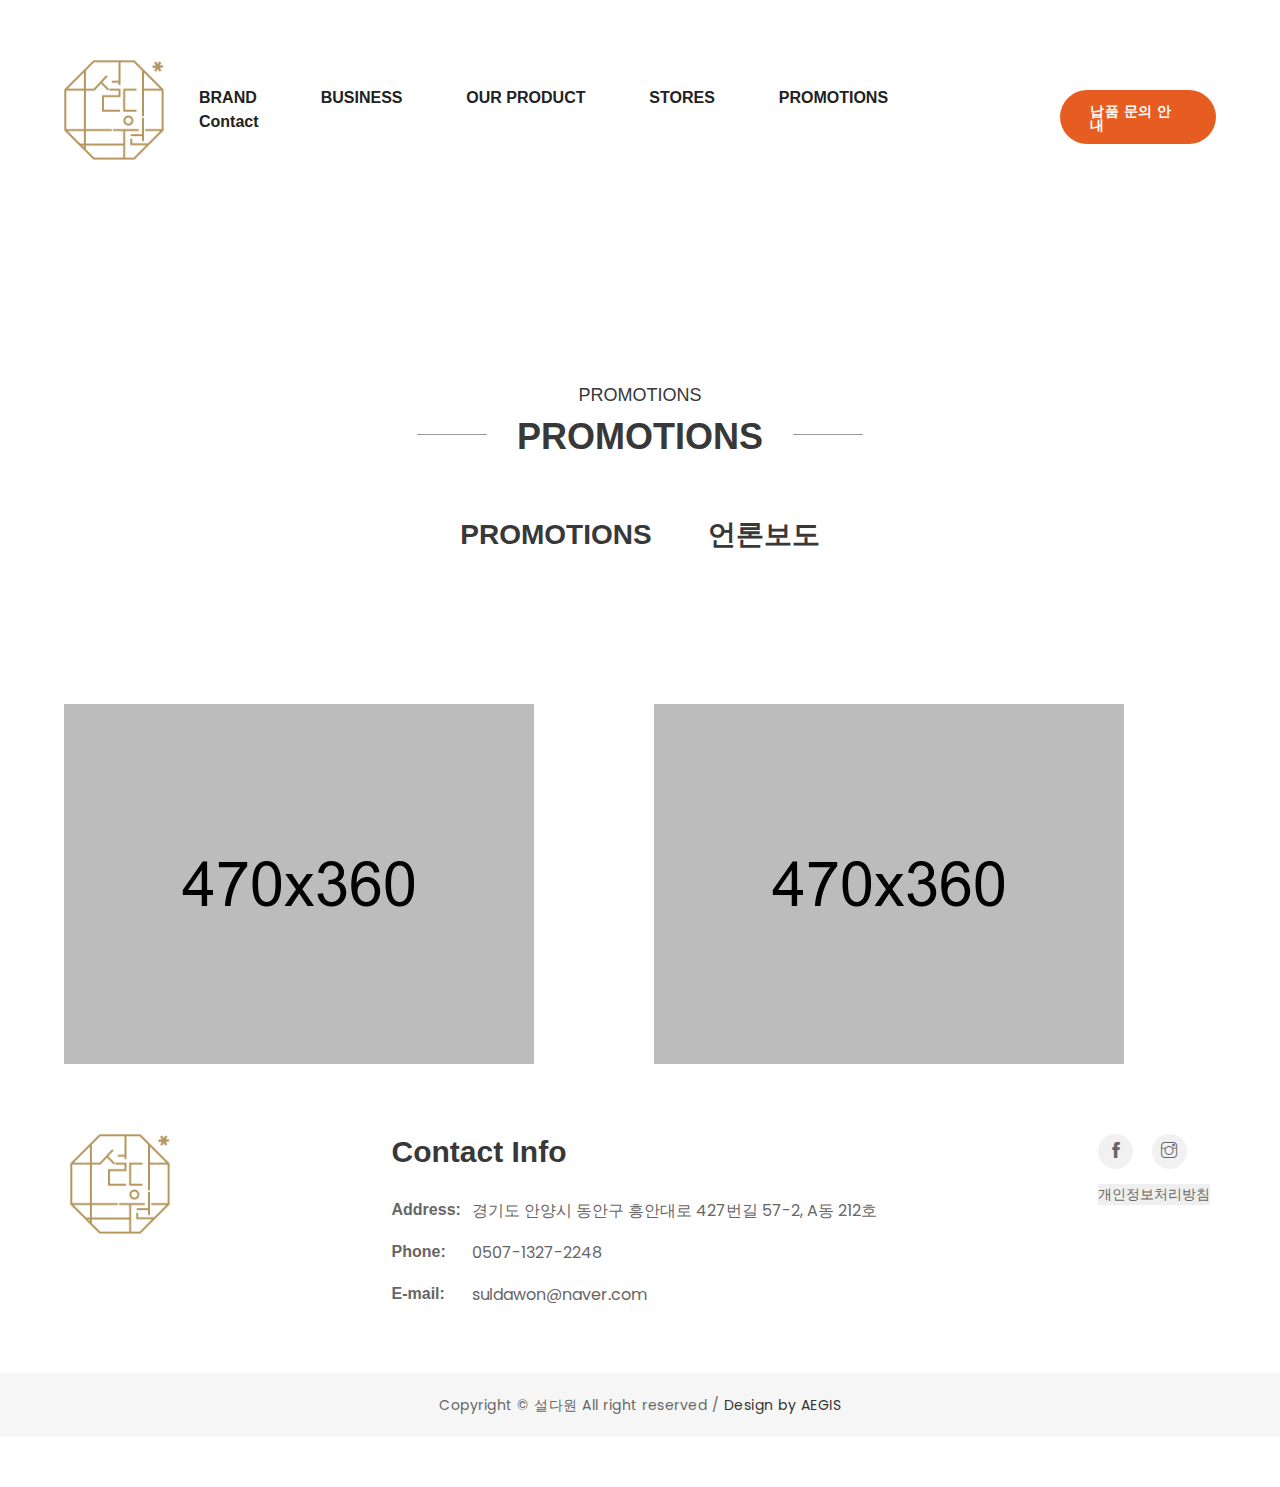
<file: promotions.html>
<!DOCTYPE html>
<html lang="en">
<head>
    <meta charset="UTF-8">
    <meta http-equiv="X-UA-Compatible" content="IE=edge">
    <meta name="viewport" content="width=device-width, initial-scale=1.0">
    <title>우리가 한방차를 만드는 방식</title>
    <link rel="stylesheet" href="assets/css/easyzoom.css">
    <link rel="stylesheet" href="assets/css/bootstrap.min.css">
    <link rel="stylesheet" href="assets/css/magnific-popup.css">
    <link rel="stylesheet" href="assets/css/animate.css">
    <link rel="stylesheet" href="assets/css/owl.carousel.min.css">
    <link rel="stylesheet" href="assets/css/themify-icons.css">
    <link rel="stylesheet" href="assets/css/pe-icon-7-stroke.css">
    <link rel="stylesheet" href="assets/css/icofont.css">
    <link rel="stylesheet" href="assets/css/meanmenu.min.css">
    <link rel="stylesheet" href="assets/css/bundle.css">
    <link rel="stylesheet" href="assets/css/style.css">
    <link rel="stylesheet" href="assets/css/responsive.css">
    <script src="assets/js/vendor/modernizr-3.11.7.min.js"></script>
</head>
<body>
    <header class="header-area wrapper-padding-2">
        <div id="main-menu" class="sticker header-sticky">
            <div class="container">
                <div class="header-bottom-wrapper">
                    <div class="logo-2 ptb-40">
                        <a href="index.html">
                            <img src="img/logo.png" alt="">
                        </a>
                    </div>
                    <div class="menu-style-2 book-menu menu-hover">
                        <nav>
                            <ul>
                                <li><a href="#">BRAND</a>
                                    <ul class="single-dropdown">
                                        <li><a href="brand.html">BRAND</a></li>
                                        <li><a href="bl.html">BI</a></li>
                                    </ul>
                                </li>
                                <li><a href="#">BUSINESS</a>
                                    <ul class="single-dropdown">
                                        <li><a href="index.html">카페납품</a></li>
                                        <li><a href="giftSet.html">선물세트</a></li>
                                        <li><a href="directStore.html">직영매장</a></li>
                                    </ul>
                                </li>
                                <li><a href="shop.html">OUR PRODUCT</a>
                                    <ul class="single-dropdown">
                                        <li><a href="ourProduct.html">제품정보</a></li>
                                        <li><a href="ourTea.html">우리가 한방차를 만드는 방식</a></li>
                                    </ul>
                                </li>
                                <li><a href="https://smartstore.naver.com/suldawon" target_blank>STORES</a>
                                    
                                </li>
                                <li><a href="promotions.html">PROMOTIONS</a>
                                    
                                </li>
                                <li><a href="contact.html">contact</a>
                                    <ul class="single-dropdown">
                                        <li><a href="index.html">CONTACT</a></li>
                                        <li><a href="index-fashion-2.html">단체,답례품</a></li>
                                        <li><a href="alliance.html">기업 제휴</a></li>
                                    </ul>
                                </li>
                            </ul>
                        </nav>
                    </div>
                    <div class="buy-now-btn">
                        <a href="product-details.html">납품 문의 안내</a>
                    </div>
                   
                </div>
                <div class="row">
                    <div class="mobile-menu-area d-md-block col-md-12 col-lg-12 col-12 d-lg-none d-xl-none">
                        <div class="mobile-menu">
                            <nav id="mobile-menu-active">
                                <ul class="menu-overflow">
                                    <li><a href="#">BRAND</a>
                                        <ul>
                                            <li><a href="index.html">BRAND</a></li>
                                            <li><a href="index-fashion-2.html">BI</a></li>
                                        </ul>
                                    </li>
                                    <li><a href="#">pages</a>
                                        <ul>
                                            <li><a href="about-us.html">about us</a></li>
                                            <li><a href="menu-list.html">menu list</a></li>
                                            <li><a href="login.html">login</a></li>
                                            <li><a href="register.html">register</a></li>
                                            <li><a href="cart.html">cart page</a></li>
                                            <li><a href="checkout.html">checkout</a></li>
                                            <li><a href="wishlist.html">wishlist</a></li>
                                            <li><a href="contact.html">contact</a></li>
                                        </ul>
                                    </li>
                                    <li><a href="#">BUSINESS</a>
                                        <ul>
                                            <li><a href="index.html">카페납품</a></li>
                                            <li><a href="giftSet.html">선물세트</a></li>
                                            <li><a href="directStore.html">직영매장</a></li>
                                        </ul>
                                    </li>
                                    <li><a href="shop.html">OUR PRODUCT</a>
                                        <ul>
                                            <li><a href="index.html">제품정보</a></li>
                                            <li><a href="index-fashion-2.html">우리가 한방차를 만드는 방식</a></li>
                                        </ul>
                                    </li>
                                    <li><a href="https://smartstore.naver.com/suldawon" target_blank>STORES</a>
                                        
                                    </li>
                                    <li><a href="promotions.html">PROMOTIONS</a>
                                        
                                    </li>
                                    <li><a href="contact.html">contact</a>
                                        <ul>
                                            <li><a href="index.html">CONTACT</a></li>
                                            <li><a href="index-fashion-2.html">단체,답례품</a></li>
                                            <li><a href="alliance.html">기업 제휴</a></li>
                                        </ul>
                                    </li>
                                </ul>
                            </nav>
                        </div>
                    </div>
                </div>
            </div>
        </div>
    </header>

    <div class="brand-logo-area pl-100 pr-100 gray-bg" style="background: #fff;">
        <div class="ptb-135">
            <div class="brand-logo-active owl-carousel"">
                
            </div>
        </div>
    </div>

    <div class="all-products-area pt-115 pb-50">
        <div class="pl-100 pr-100">
            <div class="container-fluid">
                <div class="section-title text-center mb-60">
                    <h5>PROMOTIONS</h5>
                    <h2><strong>PROMOTIONS</strong></h2>
                </div>
                <div class="product-style">
                    <div class="product-tab-list text-center mb-95 nav product-menu-mrg promotions-hover" role="tablist">
                        <a class="active" href="index.html">
                            <h3>PROMOTIONS</h3>
                        </a>
                        <a href="index.html">
                            <h3>언론보도</h3>
                        </a>
                </div>
            </div>
        </div>
    </div>

    <div class="handicraft-banner-area pt-50">
        <div class="container">
            <div class="row">
                <div class="col-lg-6 col-md-6">
                    <div class="handicraft-banner-wrapper">
                        <a href="#"><img src="assets/img/banner/25.jpg" alt=""></a>
                        <div class="handicraft-banner-position handicraft-banner-content">
                            
                        </div>
                    </div>
                </div>
                <div class="col-lg-6 col-md-6">
                    <div class="handicraft-banner-wrapper">
                        <a href="#"><img src="assets/img/banner/26.jpg" alt=""></a>
                        <div class="handicraft-banner-position2 handicraft-banner-content">
                        </div>
                    </div>
                </div>
            </div>
        </div>
    </div>

    <footer class="footer-area">
        <div class="footer-top-area pt-70 pb-35 wrapper-padding-5">
            <div class="container-fluid">
                <div class="widget-wrapper">
                    <div class="footer-widget mb-30">
                        <a href="#"><img src="img/logo.png" alt=""></a>
                        <div class="footer-about-2">
                            <!-- <p>There are many variations of passages of Lorem Ipsum <br>the majority have suffered alteration in some form, by <br> injected humour</p> -->
                            
                        </div>
                    </div>
                    <div class="footer-widget mb-30">
                        <h3 class="footer-widget-title-5">Contact Info</h3>
                        <!-- <h3 class="footer-widget-title-5">Contact Info</h3> -->
                        <div class="footer-info-wrapper-3">
                            <div class="footer-address-furniture">
                                <div class="footer-info-icon3">
                                    <span>Address: </span>
                                </div>
                                <div class="footer-info-content3">
                                    <p>경기도 안양시 동안구 흥안대로 427번길 57-2, A동 212호</p>
                                </div>
                            </div>
                            <div class="footer-address-furniture">
                                <div class="footer-info-icon3">
                                    <span>Phone: </span>
                                </div>
                                <div class="footer-info-content3">
                                    <p>0507-1327-2248</p>
                                </div>
                            </div>
                            <div class="footer-address-furniture">
                                <div class="footer-info-icon3">
                                    <span>E-mail: </span>
                                </div>
                                <div class="footer-info-content3">
                                    <p><a href="#"> suldawon@naver.com</a></p>
                                </div>
                            </div>
                        </div>
                        
                    </div>
                    <div class="footer-widget mb-30">
                        <div class="footer-about" style="margin-bottom: 15px;">
                            <ul>
                                <li><a href="#"><i class="ti-facebook"></i></a></li>
                                <li><a href="https://www.instagram.com/suldawon_official/"><i class="ti-instagram"></i></a></li>
                            </ul>
                        </div>
                        <div class="footer-newsletter-2">
                           <!-- modal -->
                           <!-- Button trigger modal -->
<button type="button" style="border: none;" class="" data-bs-toggle="modal" data-bs-target="#exampleModal">
    개인정보처리방침
  </button>
  
  <!-- Modal -->
  <div class="modal fade modal-dialog-scrollable modal-xl" id="exampleModal" tabindex="-1" aria-labelledby="exampleModalLabel" aria-hidden="true">
    <div class="modal-dialog">
      <div class="modal-content">
        <div class="modal-header">
          <h5 class="modal-title" id="exampleModalLabel">개인정보처리방침</h5>
          <button type="button" class="btn-close" data-bs-dismiss="modal" aria-label="Close"></button>
        </div>
        <div class="modal-body">
            ** 본 양식은 쇼핑몰 운영에 도움을 드리고자 샘플로 제공되는 서식으로 쇼핑몰 운영형태에 따른 수정이 필요합니다. 쇼핑몰에 적용하시기 전, 쇼핑몰 운영 사항 등을 확인하시고 적절한 내용을 반영하여 사용하시기 바랍니다. **<br>

            (주)○○○은 (이하 "회사"는) 고객님의 개인정보를 중요시하며, "정보통신망 이용촉진 및 정보보호"에 관한 법률을 준수하고 있습니다.<br>
            회사는 개인정보처리방침을 통하여 고객님께서 제공하시는 개인정보가 어떠한 용도와 방식으로 이용되고 있으며, 개인정보보호를 위해 어떠한 조치가 취해지고 있는지 알려드립니다.<br>
            
            ■ 수집하는 개인정보 항목 및 수집방법<br>
            가. 수집하는 개인정보의 항목<br>
            o 회사는 회원가입, 상담, 서비스 신청 등을 위해 아래와 같은 개인정보를 수집하고 있습니다.<br>
            - 회원가입시 : 이름 , 생년월일 , 성별 , 로그인ID , 비밀번호 , 자택 전화번호 , 휴대전화번호 , 이메일 , 14세미만 가입자의 경우 법정대리인의 정보<br>
            - 서비스 신청시 : 주소, 결제 정보<br>
            
            o 서비스 이용 과정이나 사업 처리 과정에서 서비스이용기록, 접속로그, 쿠키, 접속 IP, 결제 기록, 불량이용 기록이 생성되어 수집될 수 있습니다.<br>
            
            나. 수집방법<br>
            - 홈페이지, 서면양식, 게시판, 이메일, 이벤트 응모, 배송요청, 전화, 팩스, 생성 정보 수집 툴을 통한 수집<br>
            
            ■ 개인정보의 수집 및 이용목적<br>
            회사는 수집한 개인정보를 다음의 목적을 위해 활용합니다.<br>
            o 서비스 제공에 관한 계약 이행 및 서비스 제공에 따른 요금정산<br>
            콘텐츠 제공 , 구매 및 요금 결제 , 물품배송 또는 청구지 등 발송 , 금융거래 본인 인증 및 금융 서비스<br>
            o 회원 관리<br>
            회원제 서비스 이용에 따른 본인확인 , 개인 식별 , 불량회원의 부정 이용 방지와 비인가 사용 방지 , 가입 의사 확인 , 연령확인 , 만14세 미만 아동 개인정보 수집 시 법정 대리인 동의여부 확인, 불만처리 등 민원처리 , 고지사항 전달<br>
            o 마케팅 및 광고에 활용
            이벤트 등 광고성 정보 전달 , 접속 빈도 파악 또는 회원의 서비스 이용에 대한 통계<br>
            
            ■ 개인정보의 보유 및 이용기간<br>
            원칙적으로, 개인정보 수집 및 이용목적이 달성된 후에는 해당 정보를 지체 없이 파기합니다. 단, 다음의 정보에 대해서는 아래의 이유로 명시한 기간 동안 보존합니다.<br>
            
            가. 회사 내부방침에 의한 정보보유 사유<br>
             회원이 탈퇴한 경우에도 불량회원의 부정한 이용의 재발을 방지, 분쟁해결 및 수사기관의 요청에 따른 협조를 위하여, 이용계약 해지일로부터 oo년간 회원의 정보를 보유할 수 있습니다.<br>
            
            나. 관련 법령에 의한 정보 보유 사유<br>
            전자상거래등에서의소비자보호에관한법률 등 관계법령의 규정에 의하여 보존할 필요가 있는 경우 회사는 아래와 같이 관계법령에서 정한 일정한 기간 동안 회원정보를 보관합니다.<br>
            o 계약 또는 청약철회 등에 관한 기록<br>
            -보존이유 : 전자상거래등에서의소비자보호에관한법률<br>
            -보존기간 : 5년<br>
            o 대금 결제 및 재화 등의 공급에 관한 기록<br>
            -보존이유: 전자상거래등에서의소비자보호에관한법률<br>
            -보존기간 : 5년<br>
            o 소비자 불만 또는 분쟁처리에 관한 기록<br>
            -보존이유 : 전자상거래등에서의소비자보호에관한법률<br>
            -보존기간 : 3년<br>
            o 로그 기록<br>
            -보존이유: 통신비밀보호법<br>
            -보존기간 : 3개월<br>
            
            ■ 개인정보의 파기절차 및 방법<br>
            회사는 원칙적으로 개인정보 수집 및 이용목적이 달성된 후에는 해당 정보를 지체없이 파기합니다. 파기절차 및 방법은 다음과 같습니다.<br>
            o 파기절차<br>
            회원님이 회원가입 등을 위해 입력하신 정보는 목적이 달성된 후 별도의 DB로 옮겨져(종이의 경우 별도의 서류함) 내부 방침 및 기타 관련 법령에 의한 정보보호 사유에 따라(보유 및 이용기간 참조) 일정 기간 저장된 후 파기되어집니다.<br>
            별도 DB로 옮겨진 개인정보는 법률에 의한 경우가 아니고서는 보유되어지는 이외의 다른 목적으로 이용되지 않습니다.<br>
            o 파기방법<br>
            전자적 파일형태로 저장된 개인정보는 기록을 재생할 수 없는 기술적 방법을 사용하여 삭제합니다.<br>
            
            ■ 개인정보 제공<br>
            회사는 이용자의 개인정보를 원칙적으로 외부에 제공하지 않습니다. 다만, 아래의 경우에는 예외로 합니다.<br>
            o 이용자들이 사전에 동의한 경우<br>
            o 법령의 규정에 의거하거나, 수사 목적으로 법령에 정해진 절차와 방법에 따라 수사기관의 요구가 있는 경우<br>
            
            ■ 수집한 개인정보의 위탁<br>
            회사는 서비스 이행을 위해 아래와 같이 외부 전문업체에 위탁하여 운영하고 있습니다.<br>
            o 위탁 대상자 : [택배사 이름]<br>
            o 위탁업무 내용 : [택배사 위탁 내용]<br>
            
            o 위탁 대상자 : [PG사 이름]<br>
            o 위탁업무 내용 : [PG사 위탁 내용]<br>
            
            o 위탁 대상자 : 공급업체 목록보기<br>
            o 위탁업무 내용 : [위탁업무 내용]<br>
            
            
            ■ 이용자 및 법정대리인의 권리와 그 행사방법<br>
            o 이용자는 언제든지 등록되어 있는 자신의 개인정보를 조회하거나 수정할 수 있으며 가입해지를 요청할 수도 있습니다.<br>
            o 이용자들의 개인정보 조회,수정을 위해서는 "개인정보변경"(또는 "회원정보수정" 등)을 가입해지(동의철회)를 위해서는 "회원탈퇴"를 클릭하여 본인 확인 절차를 거치신 후 직접 열람, 정정 또는 탈퇴가 가능합니다.<br>
            o 혹은 개인정보보호책임자에게 서면, 전화 또는 이메일로 연락하시면 지체없이 조치하겠습니다.<br>
            o 귀하가 개인정보의 오류에 대한 정정을 요청하신 경우에는 정정을 완료하기 전까지 당해 개인정보를 이용 또는 제공하지 않습니다. 또한 잘못된 개인정보를 제3자에게 이미 제공한 경우에는 정정 처리결과를 제3자에게 지체없이 통지하여 정정이 이루어지도록 하겠습니다.<br>
            o 회사는 이용자의 요청에 의해 해지 또는 삭제된 개인정보는 "회사가 수집하는 개인정보의 보유 및 이용기간"에 명시된 바에 따라 처리하고 그 외의 용도로 열람 또는 이용할 수 없도록 처리하고 있습니다.<br>
            
            ■ 개인정보 자동수집 장치의 설치, 운영 및 그 거부에 관한 사항<br>
            회사는 귀하의 정보를 수시로 저장하고 찾아내는 "쿠키(cookie)" 등을 운용합니다. 쿠키란 웹사이트를 운영하는데 이용되는 서버가 귀하의 브라우저에 보내는 아주 작은 텍스트 파일로서 귀하의 컴퓨터 하드디스크에 저장됩니다.<br>
            회사은(는) 다음과 같은 목적을 위해 쿠키를 사용합니다.<br>
            o 쿠키 등 사용 목적<br>
            1. 회원과 비회원의 접속 빈도나 방문 시간 등을 분석, 이용자의 취향과 관심분야를 파악 및 자취 추적, 각종 이벤트 참여 정도 및 방문 회수 파악 등을 통한 타겟 마케팅 및 개인 맞춤 서비스 제공<br>
            2. 귀하는 쿠키 설치에 대한 선택권을 가지고 있습니다. 따라서, 귀하는 웹브라우저에서 옵션을 설정함으로써 모든 쿠키를 허용하거나, 쿠키가 저장될 때마다 확인을 거치거나, 아니면 모든 쿠키의 저장을 거부할 수도 있습니다.<br>
            o 쿠키 설정 거부 방법<br>
            1. 쿠키 설정을 거부하는 방법으로는 회원님이 사용하시는 웹 브라우저의 옵션을 선택함으로써 모든 쿠키를 허용하거나 쿠키를 저장할 때마다 확인을 거치거나, 모든 쿠키의 저장을 거부할 수 있습니다.<br>
            2. 설정방법 예(인터넷 익스플로어의 경우) : 웹 브라우저 상단의 도구 > 인터넷 옵션 > 개인정보<br>
            3. 단, 귀하께서 쿠키 설치를 거부하였을 경우 서비스 제공에 어려움이 있을 수 있습니다.<br>
            
            ■ 개인정보에 관한 민원서비스<br>
            회사는 고객의 개인정보를 보호하고 개인정보와 관련한 불만을 처리하기 위하여 아래와 같이 관련 부서 및 개인정보보호책임자를 지정하고 있습니다.<br>
            o 개인정보보호담당자<br>
            성명 : OOO<br>
            소속 : OOO<br>
            전화번호 : OO-OOO-OOOO<br>
            이메일 :<br>
            
            o 개인정보보호책임자<br>
            성명 : OOO<br>
            소속 : OOO<br>
            전화번호 : OO-OOO-OOOO<br>
            이메일 :<br>
            
            o 귀하께서는 회사의 서비스를 이용하시며 발생하는 모든 개인정보보호 관련 민원을 개인정보보호책임자 혹은 담당부서로 신고하실 수 있습니다.<br>
            o 회사는 이용자들의 신고사항에 대해 신속하게 충분한 답변을 드릴 것입니다.<br>
            o 기타 개인정보침해에 대한 신고나 상담이 필요하신 경우에는 아래 기관에 문의하시기 바랍니다.<br>
            개인정보침해신고센터 (privacy.kisa.or.kr / 국번 없이 118)<br>
            개인정보분쟁조정위원회 (kopico.go.kr / 1833-6972)<br>
            대검찰청 사이버수사과 (spo.go.kr / 지역번호+1301)<br>
            경찰청 사이버안전국 (cyberbureau.police.go.kr / 국번없이 182)<br>
        </div>
        <div class="modal-footer">
          <button type="button" class="btn btn-secondary" data-bs-dismiss="modal">Close</button>
        </div>
      </div>
    </div>
  </div>

  
                        </div>
                    </div>
                </div>
            </div>
        </div>
        <div class="footer-bottom ptb-20 gray-bg-8">
            <div class="container">
                <div class="row">
                    <div class="col-12 text-center">
                        <div class="copyright-furniture">
                            <p>Copyright © 설다원 All right reserved /<a href="#"> Design by AEGIS</a></p>
                            
                        </div>
                    </div>
                </div>
            </div>
        </div>
    </footer>

    <script src="assets/js/vendor/jquery-1.12.4.min.js"></script>

</body>
</html>
</file>
<file: assets/css/easyzoom.css>
/**
 * EasyZoom core styles
 */
.easyzoom {
	position: relative;

	/* 'Shrink-wrap' the element */
	display: inline-block;
	*display: inline;
	*zoom: 1;
}

.easyzoom img {
	vertical-align: bottom;
}

.easyzoom.is-loading img {
	cursor: progress;
}

.easyzoom.is-ready img {
	cursor: crosshair;
}

.easyzoom.is-error  img {
	cursor: not-allowed;
}

.easyzoom-notice {
	position: absolute;
	top: 50%;
	left: 50%;
	z-index: 150;
	width: 10em;
	margin: -1em 0 0 -5em;
	line-height: 2em;
	text-align: center;
	background: #FFF;
	box-shadow: 0 0 10px #888;
}

.easyzoom-flyout {
	position:absolute;
	z-index: 100;
	overflow: hidden;
	background: #FFF;
}

/**
 * EasyZoom layout variations
 */
.easyzoom--overlay .easyzoom-flyout {
	top: 0;
	left: 0;
	width: 100%;
	height: 100%;
}

.easyzoom--adjacent .easyzoom-flyout {
	top: 0;
	left: 100%;
	width: 100%;
	height: 100%;
	margin-left: 20px;
}
</file>
<file: assets/css/themify-icons.css>
@font-face {
	font-family: 'themify';
	src:url('../fonts/themify.eot?-fvbane');
	src:url('.../fonts/themify.eot?#iefix-fvbane') format('embedded-opentype'),
		url('../fonts/themify.woff?-fvbane') format('woff'),
		url('../fonts/themify.ttf?-fvbane') format('truetype'),
		url('../fonts/themify.svg?-fvbane#themify') format('svg');
	font-weight: normal;
	font-style: normal;
}

[class^="ti-"], [class*=" ti-"] {
	font-family: 'themify';
	speak: none;
	font-style: normal;
	font-weight: normal;
	font-variant: normal;
	text-transform: none;
	line-height: 1;

	/* Better Font Rendering =========== */
	-webkit-font-smoothing: antialiased;
	-moz-osx-font-smoothing: grayscale;
}

.ti-wand:before {
	content: "\e600";
}
.ti-volume:before {
	content: "\e601";
}
.ti-user:before {
	content: "\e602";
}
.ti-unlock:before {
	content: "\e603";
}
.ti-unlink:before {
	content: "\e604";
}
.ti-trash:before {
	content: "\e605";
}
.ti-thought:before {
	content: "\e606";
}
.ti-target:before {
	content: "\e607";
}
.ti-tag:before {
	content: "\e608";
}
.ti-tablet:before {
	content: "\e609";
}
.ti-star:before {
	content: "\e60a";
}
.ti-spray:before {
	content: "\e60b";
}
.ti-signal:before {
	content: "\e60c";
}
.ti-shopping-cart:before {
	content: "\e60d";
}
.ti-shopping-cart-full:before {
	content: "\e60e";
}
.ti-settings:before {
	content: "\e60f";
}
.ti-search:before {
	content: "\e610";
}
.ti-zoom-in:before {
	content: "\e611";
}
.ti-zoom-out:before {
	content: "\e612";
}
.ti-cut:before {
	content: "\e613";
}
.ti-ruler:before {
	content: "\e614";
}
.ti-ruler-pencil:before {
	content: "\e615";
}
.ti-ruler-alt:before {
	content: "\e616";
}
.ti-bookmark:before {
	content: "\e617";
}
.ti-bookmark-alt:before {
	content: "\e618";
}
.ti-reload:before {
	content: "\e619";
}
.ti-plus:before {
	content: "\e61a";
}
.ti-pin:before {
	content: "\e61b";
}
.ti-pencil:before {
	content: "\e61c";
}
.ti-pencil-alt:before {
	content: "\e61d";
}
.ti-paint-roller:before {
	content: "\e61e";
}
.ti-paint-bucket:before {
	content: "\e61f";
}
.ti-na:before {
	content: "\e620";
}
.ti-mobile:before {
	content: "\e621";
}
.ti-minus:before {
	content: "\e622";
}
.ti-medall:before {
	content: "\e623";
}
.ti-medall-alt:before {
	content: "\e624";
}
.ti-marker:before {
	content: "\e625";
}
.ti-marker-alt:before {
	content: "\e626";
}
.ti-arrow-up:before {
	content: "\e627";
}
.ti-arrow-right:before {
	content: "\e628";
}
.ti-arrow-left:before {
	content: "\e629";
}
.ti-arrow-down:before {
	content: "\e62a";
}
.ti-lock:before {
	content: "\e62b";
}
.ti-location-arrow:before {
	content: "\e62c";
}
.ti-link:before {
	content: "\e62d";
}
.ti-layout:before {
	content: "\e62e";
}
.ti-layers:before {
	content: "\e62f";
}
.ti-layers-alt:before {
	content: "\e630";
}
.ti-key:before {
	content: "\e631";
}
.ti-import:before {
	content: "\e632";
}
.ti-image:before {
	content: "\e633";
}
.ti-heart:before {
	content: "\e634";
}
.ti-heart-broken:before {
	content: "\e635";
}
.ti-hand-stop:before {
	content: "\e636";
}
.ti-hand-open:before {
	content: "\e637";
}
.ti-hand-drag:before {
	content: "\e638";
}
.ti-folder:before {
	content: "\e639";
}
.ti-flag:before {
	content: "\e63a";
}
.ti-flag-alt:before {
	content: "\e63b";
}
.ti-flag-alt-2:before {
	content: "\e63c";
}
.ti-eye:before {
	content: "\e63d";
}
.ti-export:before {
	content: "\e63e";
}
.ti-exchange-vertical:before {
	content: "\e63f";
}
.ti-desktop:before {
	content: "\e640";
}
.ti-cup:before {
	content: "\e641";
}
.ti-crown:before {
	content: "\e642";
}
.ti-comments:before {
	content: "\e643";
}
.ti-comment:before {
	content: "\e644";
}
.ti-comment-alt:before {
	content: "\e645";
}
.ti-close:before {
	content: "\e646";
}
.ti-clip:before {
	content: "\e647";
}
.ti-angle-up:before {
	content: "\e648";
}
.ti-angle-right:before {
	content: "\e649";
}
.ti-angle-left:before {
	content: "\e64a";
}
.ti-angle-down:before {
	content: "\e64b";
}
.ti-check:before {
	content: "\e64c";
}
.ti-check-box:before {
	content: "\e64d";
}
.ti-camera:before {
	content: "\e64e";
}
.ti-announcement:before {
	content: "\e64f";
}
.ti-brush:before {
	content: "\e650";
}
.ti-briefcase:before {
	content: "\e651";
}
.ti-bolt:before {
	content: "\e652";
}
.ti-bolt-alt:before {
	content: "\e653";
}
.ti-blackboard:before {
	content: "\e654";
}
.ti-bag:before {
	content: "\e655";
}
.ti-move:before {
	content: "\e656";
}
.ti-arrows-vertical:before {
	content: "\e657";
}
.ti-arrows-horizontal:before {
	content: "\e658";
}
.ti-fullscreen:before {
	content: "\e659";
}
.ti-arrow-top-right:before {
	content: "\e65a";
}
.ti-arrow-top-left:before {
	content: "\e65b";
}
.ti-arrow-circle-up:before {
	content: "\e65c";
}
.ti-arrow-circle-right:before {
	content: "\e65d";
}
.ti-arrow-circle-left:before {
	content: "\e65e";
}
.ti-arrow-circle-down:before {
	content: "\e65f";
}
.ti-angle-double-up:before {
	content: "\e660";
}
.ti-angle-double-right:before {
	content: "\e661";
}
.ti-angle-double-left:before {
	content: "\e662";
}
.ti-angle-double-down:before {
	content: "\e663";
}
.ti-zip:before {
	content: "\e664";
}
.ti-world:before {
	content: "\e665";
}
.ti-wheelchair:before {
	content: "\e666";
}
.ti-view-list:before {
	content: "\e667";
}
.ti-view-list-alt:before {
	content: "\e668";
}
.ti-view-grid:before {
	content: "\e669";
}
.ti-uppercase:before {
	content: "\e66a";
}
.ti-upload:before {
	content: "\e66b";
}
.ti-underline:before {
	content: "\e66c";
}
.ti-truck:before {
	content: "\e66d";
}
.ti-timer:before {
	content: "\e66e";
}
.ti-ticket:before {
	content: "\e66f";
}
.ti-thumb-up:before {
	content: "\e670";
}
.ti-thumb-down:before {
	content: "\e671";
}
.ti-text:before {
	content: "\e672";
}
.ti-stats-up:before {
	content: "\e673";
}
.ti-stats-down:before {
	content: "\e674";
}
.ti-split-v:before {
	content: "\e675";
}
.ti-split-h:before {
	content: "\e676";
}
.ti-smallcap:before {
	content: "\e677";
}
.ti-shine:before {
	content: "\e678";
}
.ti-shift-right:before {
	content: "\e679";
}
.ti-shift-left:before {
	content: "\e67a";
}
.ti-shield:before {
	content: "\e67b";
}
.ti-notepad:before {
	content: "\e67c";
}
.ti-server:before {
	content: "\e67d";
}
.ti-quote-right:before {
	content: "\e67e";
}
.ti-quote-left:before {
	content: "\e67f";
}
.ti-pulse:before {
	content: "\e680";
}
.ti-printer:before {
	content: "\e681";
}
.ti-power-off:before {
	content: "\e682";
}
.ti-plug:before {
	content: "\e683";
}
.ti-pie-chart:before {
	content: "\e684";
}
.ti-paragraph:before {
	content: "\e685";
}
.ti-panel:before {
	content: "\e686";
}
.ti-package:before {
	content: "\e687";
}
.ti-music:before {
	content: "\e688";
}
.ti-music-alt:before {
	content: "\e689";
}
.ti-mouse:before {
	content: "\e68a";
}
.ti-mouse-alt:before {
	content: "\e68b";
}
.ti-money:before {
	content: "\e68c";
}
.ti-microphone:before {
	content: "\e68d";
}
.ti-menu:before {
	content: "\e68e";
}
.ti-menu-alt:before {
	content: "\e68f";
}
.ti-map:before {
	content: "\e690";
}
.ti-map-alt:before {
	content: "\e691";
}
.ti-loop:before {
	content: "\e692";
}
.ti-location-pin:before {
	content: "\e693";
}
.ti-list:before {
	content: "\e694";
}
.ti-light-bulb:before {
	content: "\e695";
}
.ti-Italic:before {
	content: "\e696";
}
.ti-info:before {
	content: "\e697";
}
.ti-infinite:before {
	content: "\e698";
}
.ti-id-badge:before {
	content: "\e699";
}
.ti-hummer:before {
	content: "\e69a";
}
.ti-home:before {
	content: "\e69b";
}
.ti-help:before {
	content: "\e69c";
}
.ti-headphone:before {
	content: "\e69d";
}
.ti-harddrives:before {
	content: "\e69e";
}
.ti-harddrive:before {
	content: "\e69f";
}
.ti-gift:before {
	content: "\e6a0";
}
.ti-game:before {
	content: "\e6a1";
}
.ti-filter:before {
	content: "\e6a2";
}
.ti-files:before {
	content: "\e6a3";
}
.ti-file:before {
	content: "\e6a4";
}
.ti-eraser:before {
	content: "\e6a5";
}
.ti-envelope:before {
	content: "\e6a6";
}
.ti-download:before {
	content: "\e6a7";
}
.ti-direction:before {
	content: "\e6a8";
}
.ti-direction-alt:before {
	content: "\e6a9";
}
.ti-dashboard:before {
	content: "\e6aa";
}
.ti-control-stop:before {
	content: "\e6ab";
}
.ti-control-shuffle:before {
	content: "\e6ac";
}
.ti-control-play:before {
	content: "\e6ad";
}
.ti-control-pause:before {
	content: "\e6ae";
}
.ti-control-forward:before {
	content: "\e6af";
}
.ti-control-backward:before {
	content: "\e6b0";
}
.ti-cloud:before {
	content: "\e6b1";
}
.ti-cloud-up:before {
	content: "\e6b2";
}
.ti-cloud-down:before {
	content: "\e6b3";
}
.ti-clipboard:before {
	content: "\e6b4";
}
.ti-car:before {
	content: "\e6b5";
}
.ti-calendar:before {
	content: "\e6b6";
}
.ti-book:before {
	content: "\e6b7";
}
.ti-bell:before {
	content: "\e6b8";
}
.ti-basketball:before {
	content: "\e6b9";
}
.ti-bar-chart:before {
	content: "\e6ba";
}
.ti-bar-chart-alt:before {
	content: "\e6bb";
}
.ti-back-right:before {
	content: "\e6bc";
}
.ti-back-left:before {
	content: "\e6bd";
}
.ti-arrows-corner:before {
	content: "\e6be";
}
.ti-archive:before {
	content: "\e6bf";
}
.ti-anchor:before {
	content: "\e6c0";
}
.ti-align-right:before {
	content: "\e6c1";
}
.ti-align-left:before {
	content: "\e6c2";
}
.ti-align-justify:before {
	content: "\e6c3";
}
.ti-align-center:before {
	content: "\e6c4";
}
.ti-alert:before {
	content: "\e6c5";
}
.ti-alarm-clock:before {
	content: "\e6c6";
}
.ti-agenda:before {
	content: "\e6c7";
}
.ti-write:before {
	content: "\e6c8";
}
.ti-window:before {
	content: "\e6c9";
}
.ti-widgetized:before {
	content: "\e6ca";
}
.ti-widget:before {
	content: "\e6cb";
}
.ti-widget-alt:before {
	content: "\e6cc";
}
.ti-wallet:before {
	content: "\e6cd";
}
.ti-video-clapper:before {
	content: "\e6ce";
}
.ti-video-camera:before {
	content: "\e6cf";
}
.ti-vector:before {
	content: "\e6d0";
}
.ti-themify-logo:before {
	content: "\e6d1";
}
.ti-themify-favicon:before {
	content: "\e6d2";
}
.ti-themify-favicon-alt:before {
	content: "\e6d3";
}
.ti-support:before {
	content: "\e6d4";
}
.ti-stamp:before {
	content: "\e6d5";
}
.ti-split-v-alt:before {
	content: "\e6d6";
}
.ti-slice:before {
	content: "\e6d7";
}
.ti-shortcode:before {
	content: "\e6d8";
}
.ti-shift-right-alt:before {
	content: "\e6d9";
}
.ti-shift-left-alt:before {
	content: "\e6da";
}
.ti-ruler-alt-2:before {
	content: "\e6db";
}
.ti-receipt:before {
	content: "\e6dc";
}
.ti-pin2:before {
	content: "\e6dd";
}
.ti-pin-alt:before {
	content: "\e6de";
}
.ti-pencil-alt2:before {
	content: "\e6df";
}
.ti-palette:before {
	content: "\e6e0";
}
.ti-more:before {
	content: "\e6e1";
}
.ti-more-alt:before {
	content: "\e6e2";
}
.ti-microphone-alt:before {
	content: "\e6e3";
}
.ti-magnet:before {
	content: "\e6e4";
}
.ti-line-double:before {
	content: "\e6e5";
}
.ti-line-dotted:before {
	content: "\e6e6";
}
.ti-line-dashed:before {
	content: "\e6e7";
}
.ti-layout-width-full:before {
	content: "\e6e8";
}
.ti-layout-width-default:before {
	content: "\e6e9";
}
.ti-layout-width-default-alt:before {
	content: "\e6ea";
}
.ti-layout-tab:before {
	content: "\e6eb";
}
.ti-layout-tab-window:before {
	content: "\e6ec";
}
.ti-layout-tab-v:before {
	content: "\e6ed";
}
.ti-layout-tab-min:before {
	content: "\e6ee";
}
.ti-layout-slider:before {
	content: "\e6ef";
}
.ti-layout-slider-alt:before {
	content: "\e6f0";
}
.ti-layout-sidebar-right:before {
	content: "\e6f1";
}
.ti-layout-sidebar-none:before {
	content: "\e6f2";
}
.ti-layout-sidebar-left:before {
	content: "\e6f3";
}
.ti-layout-placeholder:before {
	content: "\e6f4";
}
.ti-layout-menu:before {
	content: "\e6f5";
}
.ti-layout-menu-v:before {
	content: "\e6f6";
}
.ti-layout-menu-separated:before {
	content: "\e6f7";
}
.ti-layout-menu-full:before {
	content: "\e6f8";
}
.ti-layout-media-right-alt:before {
	content: "\e6f9";
}
.ti-layout-media-right:before {
	content: "\e6fa";
}
.ti-layout-media-overlay:before {
	content: "\e6fb";
}
.ti-layout-media-overlay-alt:before {
	content: "\e6fc";
}
.ti-layout-media-overlay-alt-2:before {
	content: "\e6fd";
}
.ti-layout-media-left-alt:before {
	content: "\e6fe";
}
.ti-layout-media-left:before {
	content: "\e6ff";
}
.ti-layout-media-center-alt:before {
	content: "\e700";
}
.ti-layout-media-center:before {
	content: "\e701";
}
.ti-layout-list-thumb:before {
	content: "\e702";
}
.ti-layout-list-thumb-alt:before {
	content: "\e703";
}
.ti-layout-list-post:before {
	content: "\e704";
}
.ti-layout-list-large-image:before {
	content: "\e705";
}
.ti-layout-line-solid:before {
	content: "\e706";
}
.ti-layout-grid4:before {
	content: "\e707";
}
.ti-layout-grid3:before {
	content: "\e708";
}
.ti-layout-grid2:before {
	content: "\e709";
}
.ti-layout-grid2-thumb:before {
	content: "\e70a";
}
.ti-layout-cta-right:before {
	content: "\e70b";
}
.ti-layout-cta-left:before {
	content: "\e70c";
}
.ti-layout-cta-center:before {
	content: "\e70d";
}
.ti-layout-cta-btn-right:before {
	content: "\e70e";
}
.ti-layout-cta-btn-left:before {
	content: "\e70f";
}
.ti-layout-column4:before {
	content: "\e710";
}
.ti-layout-column3:before {
	content: "\e711";
}
.ti-layout-column2:before {
	content: "\e712";
}
.ti-layout-accordion-separated:before {
	content: "\e713";
}
.ti-layout-accordion-merged:before {
	content: "\e714";
}
.ti-layout-accordion-list:before {
	content: "\e715";
}
.ti-ink-pen:before {
	content: "\e716";
}
.ti-info-alt:before {
	content: "\e717";
}
.ti-help-alt:before {
	content: "\e718";
}
.ti-headphone-alt:before {
	content: "\e719";
}
.ti-hand-point-up:before {
	content: "\e71a";
}
.ti-hand-point-right:before {
	content: "\e71b";
}
.ti-hand-point-left:before {
	content: "\e71c";
}
.ti-hand-point-down:before {
	content: "\e71d";
}
.ti-gallery:before {
	content: "\e71e";
}
.ti-face-smile:before {
	content: "\e71f";
}
.ti-face-sad:before {
	content: "\e720";
}
.ti-credit-card:before {
	content: "\e721";
}
.ti-control-skip-forward:before {
	content: "\e722";
}
.ti-control-skip-backward:before {
	content: "\e723";
}
.ti-control-record:before {
	content: "\e724";
}
.ti-control-eject:before {
	content: "\e725";
}
.ti-comments-smiley:before {
	content: "\e726";
}
.ti-brush-alt:before {
	content: "\e727";
}
.ti-youtube:before {
	content: "\e728";
}
.ti-vimeo:before {
	content: "\e729";
}
.ti-twitter:before {
	content: "\e72a";
}
.ti-time:before {
	content: "\e72b";
}
.ti-tumblr:before {
	content: "\e72c";
}
.ti-skype:before {
	content: "\e72d";
}
.ti-share:before {
	content: "\e72e";
}
.ti-share-alt:before {
	content: "\e72f";
}
.ti-rocket:before {
	content: "\e730";
}
.ti-pinterest:before {
	content: "\e731";
}
.ti-new-window:before {
	content: "\e732";
}
.ti-microsoft:before {
	content: "\e733";
}
.ti-list-ol:before {
	content: "\e734";
}
.ti-linkedin:before {
	content: "\e735";
}
.ti-layout-sidebar-2:before {
	content: "\e736";
}
.ti-layout-grid4-alt:before {
	content: "\e737";
}
.ti-layout-grid3-alt:before {
	content: "\e738";
}
.ti-layout-grid2-alt:before {
	content: "\e739";
}
.ti-layout-column4-alt:before {
	content: "\e73a";
}
.ti-layout-column3-alt:before {
	content: "\e73b";
}
.ti-layout-column2-alt:before {
	content: "\e73c";
}
.ti-instagram:before {
	content: "\e73d";
}
.ti-google:before {
	content: "\e73e";
}
.ti-github:before {
	content: "\e73f";
}
.ti-flickr:before {
	content: "\e740";
}
.ti-facebook:before {
	content: "\e741";
}
.ti-dropbox:before {
	content: "\e742";
}
.ti-dribbble:before {
	content: "\e743";
}
.ti-apple:before {
	content: "\e744";
}
.ti-android:before {
	content: "\e745";
}
.ti-save:before {
	content: "\e746";
}
.ti-save-alt:before {
	content: "\e747";
}
.ti-yahoo:before {
	content: "\e748";
}
.ti-wordpress:before {
	content: "\e749";
}
.ti-vimeo-alt:before {
	content: "\e74a";
}
.ti-twitter-alt:before {
	content: "\e74b";
}
.ti-tumblr-alt:before {
	content: "\e74c";
}
.ti-trello:before {
	content: "\e74d";
}
.ti-stack-overflow:before {
	content: "\e74e";
}
.ti-soundcloud:before {
	content: "\e74f";
}
.ti-sharethis:before {
	content: "\e750";
}
.ti-sharethis-alt:before {
	content: "\e751";
}
.ti-reddit:before {
	content: "\e752";
}
.ti-pinterest-alt:before {
	content: "\e753";
}
.ti-microsoft-alt:before {
	content: "\e754";
}
.ti-linux:before {
	content: "\e755";
}
.ti-jsfiddle:before {
	content: "\e756";
}
.ti-joomla:before {
	content: "\e757";
}
.ti-html5:before {
	content: "\e758";
}
.ti-flickr-alt:before {
	content: "\e759";
}
.ti-email:before {
	content: "\e75a";
}
.ti-drupal:before {
	content: "\e75b";
}
.ti-dropbox-alt:before {
	content: "\e75c";
}
.ti-css3:before {
	content: "\e75d";
}
.ti-rss:before {
	content: "\e75e";
}
.ti-rss-alt:before {
	content: "\e75f";
}
</file>
<file: assets/css/pe-icon-7-stroke.css>
@font-face {
	font-family: 'Pe-icon-7-stroke';
	src:url('../fonts/Pe-icon-7-stroke.eot?d7yf1v');
	src:url('../fonts/Pe-icon-7-stroke.eot?#iefixd7yf1v') format('embedded-opentype'),
		url('../fonts/Pe-icon-7-stroke.woff?d7yf1v') format('woff'),
		url('../fonts/Pe-icon-7-stroke.ttf?d7yf1v') format('truetype'),
		url('../fonts/Pe-icon-7-stroke.svg?d7yf1v#Pe-icon-7-stroke') format('svg');
	font-weight: normal;
	font-style: normal;
}

[class^="pe-7s-"], [class*=" pe-7s-"] {
	display: inline-block;
	font-family: 'Pe-icon-7-stroke';
	speak: none;
	font-style: normal;
	font-weight: normal;
	font-variant: normal;
	text-transform: none;
	line-height: 1;

	/* Better Font Rendering =========== */
	-webkit-font-smoothing: antialiased;
	-moz-osx-font-smoothing: grayscale;
}

.pe-7s-album:before {
	content: "\e6aa";
}
.pe-7s-arc:before {
	content: "\e6ab";
}
.pe-7s-back-2:before {
	content: "\e6ac";
}
.pe-7s-bandaid:before {
	content: "\e6ad";
}
.pe-7s-car:before {
	content: "\e6ae";
}
.pe-7s-diamond:before {
	content: "\e6af";
}
.pe-7s-door-lock:before {
	content: "\e6b0";
}
.pe-7s-eyedropper:before {
	content: "\e6b1";
}
.pe-7s-female:before {
	content: "\e6b2";
}
.pe-7s-gym:before {
	content: "\e6b3";
}
.pe-7s-hammer:before {
	content: "\e6b4";
}
.pe-7s-headphones:before {
	content: "\e6b5";
}
.pe-7s-helm:before {
	content: "\e6b6";
}
.pe-7s-hourglass:before {
	content: "\e6b7";
}
.pe-7s-leaf:before {
	content: "\e6b8";
}
.pe-7s-magic-wand:before {
	content: "\e6b9";
}
.pe-7s-male:before {
	content: "\e6ba";
}
.pe-7s-map-2:before {
	content: "\e6bb";
}
.pe-7s-next-2:before {
	content: "\e6bc";
}
.pe-7s-paint-bucket:before {
	content: "\e6bd";
}
.pe-7s-pendrive:before {
	content: "\e6be";
}
.pe-7s-photo:before {
	content: "\e6bf";
}
.pe-7s-piggy:before {
	content: "\e6c0";
}
.pe-7s-plugin:before {
	content: "\e6c1";
}
.pe-7s-refresh-2:before {
	content: "\e6c2";
}
.pe-7s-rocket:before {
	content: "\e6c3";
}
.pe-7s-settings:before {
	content: "\e6c4";
}
.pe-7s-shield:before {
	content: "\e6c5";
}
.pe-7s-smile:before {
	content: "\e6c6";
}
.pe-7s-usb:before {
	content: "\e6c7";
}
.pe-7s-vector:before {
	content: "\e6c8";
}
.pe-7s-wine:before {
	content: "\e6c9";
}
.pe-7s-cloud-upload:before {
	content: "\e68a";
}
.pe-7s-cash:before {
	content: "\e68c";
}
.pe-7s-close:before {
	content: "\e680";
}
.pe-7s-bluetooth:before {
	content: "\e68d";
}
.pe-7s-cloud-download:before {
	content: "\e68b";
}
.pe-7s-way:before {
	content: "\e68e";
}
.pe-7s-close-circle:before {
	content: "\e681";
}
.pe-7s-id:before {
	content: "\e68f";
}
.pe-7s-angle-up:before {
	content: "\e682";
}
.pe-7s-wristwatch:before {
	content: "\e690";
}
.pe-7s-angle-up-circle:before {
	content: "\e683";
}
.pe-7s-world:before {
	content: "\e691";
}
.pe-7s-angle-right:before {
	content: "\e684";
}
.pe-7s-volume:before {
	content: "\e692";
}
.pe-7s-angle-right-circle:before {
	content: "\e685";
}
.pe-7s-users:before {
	content: "\e693";
}
.pe-7s-angle-left:before {
	content: "\e686";
}
.pe-7s-user-female:before {
	content: "\e694";
}
.pe-7s-angle-left-circle:before {
	content: "\e687";
}
.pe-7s-up-arrow:before {
	content: "\e695";
}
.pe-7s-angle-down:before {
	content: "\e688";
}
.pe-7s-switch:before {
	content: "\e696";
}
.pe-7s-angle-down-circle:before {
	content: "\e689";
}
.pe-7s-scissors:before {
	content: "\e697";
}
.pe-7s-wallet:before {
	content: "\e600";
}
.pe-7s-safe:before {
	content: "\e698";
}
.pe-7s-volume2:before {
	content: "\e601";
}
.pe-7s-volume1:before {
	content: "\e602";
}
.pe-7s-voicemail:before {
	content: "\e603";
}
.pe-7s-video:before {
	content: "\e604";
}
.pe-7s-user:before {
	content: "\e605";
}
.pe-7s-upload:before {
	content: "\e606";
}
.pe-7s-unlock:before {
	content: "\e607";
}
.pe-7s-umbrella:before {
	content: "\e608";
}
.pe-7s-trash:before {
	content: "\e609";
}
.pe-7s-tools:before {
	content: "\e60a";
}
.pe-7s-timer:before {
	content: "\e60b";
}
.pe-7s-ticket:before {
	content: "\e60c";
}
.pe-7s-target:before {
	content: "\e60d";
}
.pe-7s-sun:before {
	content: "\e60e";
}
.pe-7s-study:before {
	content: "\e60f";
}
.pe-7s-stopwatch:before {
	content: "\e610";
}
.pe-7s-star:before {
	content: "\e611";
}
.pe-7s-speaker:before {
	content: "\e612";
}
.pe-7s-signal:before {
	content: "\e613";
}
.pe-7s-shuffle:before {
	content: "\e614";
}
.pe-7s-shopbag:before {
	content: "\e615";
}
.pe-7s-share:before {
	content: "\e616";
}
.pe-7s-server:before {
	content: "\e617";
}
.pe-7s-search:before {
	content: "\e618";
}
.pe-7s-film:before {
	content: "\e6a5";
}
.pe-7s-science:before {
	content: "\e619";
}
.pe-7s-disk:before {
	content: "\e6a6";
}
.pe-7s-ribbon:before {
	content: "\e61a";
}
.pe-7s-repeat:before {
	content: "\e61b";
}
.pe-7s-refresh:before {
	content: "\e61c";
}
.pe-7s-add-user:before {
	content: "\e6a9";
}
.pe-7s-refresh-cloud:before {
	content: "\e61d";
}
.pe-7s-paperclip:before {
	content: "\e69c";
}
.pe-7s-radio:before {
	content: "\e61e";
}
.pe-7s-note2:before {
	content: "\e69d";
}
.pe-7s-print:before {
	content: "\e61f";
}
.pe-7s-network:before {
	content: "\e69e";
}
.pe-7s-prev:before {
	content: "\e620";
}
.pe-7s-mute:before {
	content: "\e69f";
}
.pe-7s-power:before {
	content: "\e621";
}
.pe-7s-medal:before {
	content: "\e6a0";
}
.pe-7s-portfolio:before {
	content: "\e622";
}
.pe-7s-like2:before {
	content: "\e6a1";
}
.pe-7s-plus:before {
	content: "\e623";
}
.pe-7s-left-arrow:before {
	content: "\e6a2";
}
.pe-7s-play:before {
	content: "\e624";
}
.pe-7s-key:before {
	content: "\e6a3";
}
.pe-7s-plane:before {
	content: "\e625";
}
.pe-7s-joy:before {
	content: "\e6a4";
}
.pe-7s-photo-gallery:before {
	content: "\e626";
}
.pe-7s-pin:before {
	content: "\e69b";
}
.pe-7s-phone:before {
	content: "\e627";
}
.pe-7s-plug:before {
	content: "\e69a";
}
.pe-7s-pen:before {
	content: "\e628";
}
.pe-7s-right-arrow:before {
	content: "\e699";
}
.pe-7s-paper-plane:before {
	content: "\e629";
}
.pe-7s-delete-user:before {
	content: "\e6a7";
}
.pe-7s-paint:before {
	content: "\e62a";
}
.pe-7s-bottom-arrow:before {
	content: "\e6a8";
}
.pe-7s-notebook:before {
	content: "\e62b";
}
.pe-7s-note:before {
	content: "\e62c";
}
.pe-7s-next:before {
	content: "\e62d";
}
.pe-7s-news-paper:before {
	content: "\e62e";
}
.pe-7s-musiclist:before {
	content: "\e62f";
}
.pe-7s-music:before {
	content: "\e630";
}
.pe-7s-mouse:before {
	content: "\e631";
}
.pe-7s-more:before {
	content: "\e632";
}
.pe-7s-moon:before {
	content: "\e633";
}
.pe-7s-monitor:before {
	content: "\e634";
}
.pe-7s-micro:before {
	content: "\e635";
}
.pe-7s-menu:before {
	content: "\e636";
}
.pe-7s-map:before {
	content: "\e637";
}
.pe-7s-map-marker:before {
	content: "\e638";
}
.pe-7s-mail:before {
	content: "\e639";
}
.pe-7s-mail-open:before {
	content: "\e63a";
}
.pe-7s-mail-open-file:before {
	content: "\e63b";
}
.pe-7s-magnet:before {
	content: "\e63c";
}
.pe-7s-loop:before {
	content: "\e63d";
}
.pe-7s-look:before {
	content: "\e63e";
}
.pe-7s-lock:before {
	content: "\e63f";
}
.pe-7s-lintern:before {
	content: "\e640";
}
.pe-7s-link:before {
	content: "\e641";
}
.pe-7s-like:before {
	content: "\e642";
}
.pe-7s-light:before {
	content: "\e643";
}
.pe-7s-less:before {
	content: "\e644";
}
.pe-7s-keypad:before {
	content: "\e645";
}
.pe-7s-junk:before {
	content: "\e646";
}
.pe-7s-info:before {
	content: "\e647";
}
.pe-7s-home:before {
	content: "\e648";
}
.pe-7s-help2:before {
	content: "\e649";
}
.pe-7s-help1:before {
	content: "\e64a";
}
.pe-7s-graph3:before {
	content: "\e64b";
}
.pe-7s-graph2:before {
	content: "\e64c";
}
.pe-7s-graph1:before {
	content: "\e64d";
}
.pe-7s-graph:before {
	content: "\e64e";
}
.pe-7s-global:before {
	content: "\e64f";
}
.pe-7s-gleam:before {
	content: "\e650";
}
.pe-7s-glasses:before {
	content: "\e651";
}
.pe-7s-gift:before {
	content: "\e652";
}
.pe-7s-folder:before {
	content: "\e653";
}
.pe-7s-flag:before {
	content: "\e654";
}
.pe-7s-filter:before {
	content: "\e655";
}
.pe-7s-file:before {
	content: "\e656";
}
.pe-7s-expand1:before {
	content: "\e657";
}
.pe-7s-exapnd2:before {
	content: "\e658";
}
.pe-7s-edit:before {
	content: "\e659";
}
.pe-7s-drop:before {
	content: "\e65a";
}
.pe-7s-drawer:before {
	content: "\e65b";
}
.pe-7s-download:before {
	content: "\e65c";
}
.pe-7s-display2:before {
	content: "\e65d";
}
.pe-7s-display1:before {
	content: "\e65e";
}
.pe-7s-diskette:before {
	content: "\e65f";
}
.pe-7s-date:before {
	content: "\e660";
}
.pe-7s-cup:before {
	content: "\e661";
}
.pe-7s-culture:before {
	content: "\e662";
}
.pe-7s-crop:before {
	content: "\e663";
}
.pe-7s-credit:before {
	content: "\e664";
}
.pe-7s-copy-file:before {
	content: "\e665";
}
.pe-7s-config:before {
	content: "\e666";
}
.pe-7s-compass:before {
	content: "\e667";
}
.pe-7s-comment:before {
	content: "\e668";
}
.pe-7s-coffee:before {
	content: "\e669";
}
.pe-7s-cloud:before {
	content: "\e66a";
}
.pe-7s-clock:before {
	content: "\e66b";
}
.pe-7s-check:before {
	content: "\e66c";
}
.pe-7s-chat:before {
	content: "\e66d";
}
.pe-7s-cart:before {
	content: "\e66e";
}
.pe-7s-camera:before {
	content: "\e66f";
}
.pe-7s-call:before {
	content: "\e670";
}
.pe-7s-calculator:before {
	content: "\e671";
}
.pe-7s-browser:before {
	content: "\e672";
}
.pe-7s-box2:before {
	content: "\e673";
}
.pe-7s-box1:before {
	content: "\e674";
}
.pe-7s-bookmarks:before {
	content: "\e675";
}
.pe-7s-bicycle:before {
	content: "\e676";
}
.pe-7s-bell:before {
	content: "\e677";
}
.pe-7s-battery:before {
	content: "\e678";
}
.pe-7s-ball:before {
	content: "\e679";
}
.pe-7s-back:before {
	content: "\e67a";
}
.pe-7s-attention:before {
	content: "\e67b";
}
.pe-7s-anchor:before {
	content: "\e67c";
}
.pe-7s-albums:before {
	content: "\e67d";
}
.pe-7s-alarm:before {
	content: "\e67e";
}
.pe-7s-airplay:before {
	content: "\e67f";
}
</file>
<file: assets/css/bundle.css>
/*
    Template Name: Ezone - Minimalist eCommerce HTML5 Template
    Description: This is html5 template
    Author: HasTech
    Version: 1.2

*/
/*================================================
[  Table of contents  ]
================================================
01. General
02. Page section margin padding 
03. Section title 1
04. Section title 2
05. button
06. button small
07. share button
08. Text color
09. Input
10. Extra class
11. Tool tip
12. loading
13. Box Layout
14. Back to top
15. Basic margin padding
 
======================================
[ End table content ]
======================================*/

/*************************
    General
*************************/
@import url('https://fonts.googleapis.com/css2?family=Open+Sans:ital,wght@0,300;0,400;0,600;0,700;0,800;1,300;1,400&family=Poppins:wght@100;200;300;400;500;600;700;800;900&family=Roboto+Slab:wght@300;400;700&display=swap');

@media only screen and (min-width: 1200px) {
    .container {
        max-width: 1200px;
    }
}
.row {
	margin-right: calc(var(--bs-gutter-x) * -.6);
	margin-left: calc(var(--bs-gutter-x) * -.6);
}
.row > * {
	padding-right: calc(var(--bs-gutter-x) * .6);
	padding-left: calc(var(--bs-gutter-x) * .6);
}
.container, .container-fluid, .container-lg, .container-md, .container-sm, .container-xl, .container-xxl {
	padding-right: var(--bs-gutter-x,.90rem);
	padding-left: var(--bs-gutter-x,.90rem);
}
:root {
    scroll-behavior: unset;
}

a {
	text-decoration: none;
}

body {
    font-family: 'Poppins', sans-serif;
    font-weight: normal;
    font-style: normal;
    font-size: 14px;
	color:#686868;
    overflow-x: hidden;
    overflow-y: auto;
}
.img{
    max-width: 100%;
    transition: all 0.3s ease-out 0s;
}
a,
.btn {
    -webkit-transition: all 0.3s ease-out 0s;
    -moz-transition: all 0.3s ease-out 0s;
    -ms-transition: all 0.3s ease-out 0s;
    -o-transition: all 0.3s ease-out 0s;
    transition: all 0.3s ease-out 0s;
}
.btn {
    border-radius: 0px;
    font-size: 14px;
    padding: 0px 15px;
    height: 30px;
    line-height: 30px;
}
a:focus,
.btn:focus {
    text-decoration: none;
    outline: none;
}
a:focus, a:hover {
  color: #050035;
  text-decoration: none;
}
a,
button,
input {
    outline: medium none;
    color: #686868;
}
.uppercase { 
    text-transform: uppercase
}
.capitalize { 
    text-transform: capitalize
}
h1,
h2,
h3,
h4,
h5,
h6 {
    font-family: 'NanumSquare', sans-serif;
    font-weight: bold;
    color: #383838;
    margin-top: 0px;
    font-style: normal;
    font-weight: 400;
}
h1 a,
h2 a,
h3 a,
h4 a,
h5 a,
h6 a { 
    color: inherit 
}
h1 {
    font-size: 46px;
    font-weight: 500;
}
h2 {
    font-size: 37px;
}
h3 {
    font-size: 28px;
}
h4 {
    font-size: 22px;
}
h5 {
    font-size: 18px;
}
h6 {
    font-size: 16px;
}
ul {
    margin: 0px;
    padding: 0px;
}
li { list-style: none }

p {
    font-size: 14px;
    font-weight: normal;
    line-height: 24px;
    color: #3e3e3e;
    margin-bottom: 15px;
    font-family: 'Poppins', sans-serif;
}

hr{
    margin: 60px 0;
    padding: 0px;
    border-bottom: 1px solid #eceff8;
    border-top: 0px;
}
hr.style-2{
    border-bottom: 1px dashed #f10;
}
hr.mp-0 {
    margin: 0;
    border-bottom: 1px solid #eceff8;
}
hr.mtb-40 {
    margin: 40px 0;
    border-bottom: 1px solid #eceff8;
    border-top: 0px;
}
label {
    font-size: 15px;
    font-weight: 400;
    color: #626262;
}
*::-moz-selection {
    background: #4fc1f0;
    color: #fff;
    text-shadow: none;
}
::-moz-selection {
    background: #4fc1f0;
    color: #fff;
    text-shadow: none;
}
::selection {
    background: #4fc1f0;
    color: #fff;
    text-shadow: none;
}
.mark, mark {
    background: #4fc1f0 none repeat scroll 0 0;
    color: #ffffff;
}
span.tooltip-content {
  color: #00a9da;
  cursor: help;
  font-weight: 600;
}
.f-left {
    float: left
}
.f-right {
    float: right
}
.fix {
    overflow: hidden
}
.browserupgrade {
    margin: 0.2em 0;
    background: #ccc;
    color: #000;
    padding: 0.2em 0;
}
/***************************
    transtion
****************************/
a.button::after,
a.button-small::after {
    -webkit-transition: all 0.3s ease-out 0s;
    -moz-transition: all 0.3s ease-out 0s;
    -ms-transition: all 0.3s ease-out 0s;
    -o-transition: all 0.3s ease-out 0s;
    transition: all 0.3s ease-out 0s;
}
.share ul,
.share:hover ul {
    transition: all 0.4s ease-in-out;
    -webkit-transition: all 0.4s ease-in-out;
    -ms-transition: all 0.4s ease-in-out;
    -moz-transition: all 0.4s ease-in-out;
    -o-transition: all 0.4s ease-in-out;
}
a.button-border span,
a.button-border-white span,
input,
select,
textarea {
    -webkit-transition: all 0.5s ease-out 0s;
    -moz-transition: all 0.5s ease-out 0s;
    -ms-transition: all 0.5s ease-out 0s;
    -o-transition: all 0.5s ease-out 0s;
    transition: all 0.5s ease-out 0s;
}

/*************************
    Section title 1
***********************/
.section-title{}
.section-title h3 {
  font-size: 36px;
  margin-bottom: 20px;
}
.section-title.text-white h3 {
  color: #ffffff;
}



/*************************
         button
*************************/
.button {
  background-color: rgba(0, 0, 0, 0);
  border: 1px solid #9c9c9c;
  border-radius: 5px;
  box-shadow: none;
  color: #9c9c9c;
  cursor: pointer;
  display: inline-block;
  font-size: 12px;
  font-weight: 700;
  letter-spacing: 0.4px;
  overflow: hidden;
  padding: 12px 30px;
  position: relative;
  text-transform: uppercase;
}
.button:hover{border:1px solid #fff;color:#fff}
.button.border-white{border-color:#fff;}
.button.theme-bg {
  border-color: #4a90e2;
}
.button.button-white {
    border: 0 none;
    border-radius: 3px;
    box-shadow: 0 0 0 1px rgba(0, 0, 0, 0.03) inset;
    cursor: pointer;
    display: inline-block;
    margin-right: 10px;
    overflow: hidden;
    padding: 0;
    position: relative;
    background-color: #fff;
    color: #4FC1F0;
    font-size: 15px;
}
.button.button-white i {
    background: rgba(0, 0, 0, 0.09);
    display: block;
    float: left;
    padding: 14px;
    font-size: 16px;
    color: #4FC1F0;
    font-weight: normal;
    width: 50px;
    text-align: center;
}
.button.button-white span {
    display: block;
    float: left;
    position: relative;
    z-index: 2;
    padding: 11px 20px;
    font-size: 15px;
    color: #4FC1F0;
    font-weight: normal;
}
.button.button-grey {
    border: 0 none;
    border-radius: 3px;
    box-shadow: 0 0 0 1px rgba(0, 0, 0, 0.03) inset;
    cursor: pointer;
    display: inline-block;
    margin-right: 10px;
    overflow: hidden;
    padding: 0;
    position: relative;
    background-color: #eceff7;
    color: #4FC1F0;
    font-size: 15px;
}
.button.button-grey i {
    background: rgba(0, 0, 0, 0.09);
    display: block;
    float: left;
    padding: 14px;
    font-size: 16px;
    color: #4FC1F0;
    font-weight: normal;
    width: 50px;
    text-align: center;
}
.button.button-grey span {
    display: block;
    float: left;
    position: relative;
    z-index: 2;
    padding: 11px 20px;
    font-size: 15px;
    color: #4FC1F0;
    font-weight: normal;
}
.button.button-black {
    border: 0 none;
    border-radius: 3px;
    box-shadow: 0 0 0 1px rgba(0, 0, 0, 0.03) inset;
    cursor: pointer;
    display: inline-block;
    margin-right: 10px;
    overflow: hidden;
    padding: 0;
    position: relative;
    background-color: #444444;
    color: #4FC1F0;
    font-size: 15px;
}
.button.button-black i {
    background: rgba(0, 0, 0, 0.3);
    display: block;
    float: left;
    padding: 14px;
    font-size: 16px;
    color: #fff;
    font-weight: normal;
    width: 50px;
    text-align: center;
}
.button.button-black span {
    display: block;
    float: left;
    position: relative;
    z-index: 2;
    padding: 11px 20px;
    font-size: 15px;
    color: #fff;
    font-weight: normal;
}
.button-border span {
    border: 0 none;
    border-radius: 3px;
    cursor: pointer;
    display: inline-block;
    padding: 11px 20px;
    margin-right: 10px;
    overflow: hidden;
    position: relative;
    background-color: transparent;
    color: #4FC1F0;
    font-size: 15px;
    border: 1px solid #4FC1F0;
}
.button-border span:hover {
    box-shadow: -200px 0 0 #4FC1F0 inset;
    color: #fff;
    border-color: #4FC1F0;
}
.button-border-white span {
    border: 0 none;
    border-radius: 3px;
    cursor: pointer;
    display: inline-block;
    padding: 11px 20px;
    margin-right: 10px;
    overflow: hidden;
    position: relative;
    background-color: transparent;
    color: #fff;
    font-size: 15px;
    border: 1px solid #fff;
}
.button-border-white span:hover {
    box-shadow: -200px 0 0 #fff inset;
    color: #4FC1F0;
    border-color: #fff;
}


/*************************
        button small
*************************/
.button-small {
    border: 0 none;
    border-radius: 3px;
    box-shadow: 0 0 0 1px rgba(0, 0, 0, 0.03) inset;
    cursor: pointer;
    display: inline-block;
    margin-right: 10px;
    overflow: hidden;
    padding: 0;
    position: relative;
    background-color: #4FC1F0;
    color: #fff;
    font-size: 15px;
}
.button-small i {
    background: rgba(0, 0, 0, 0.09);
    display: block;
    float: left;
    padding: 10px;
    font-size: 13px;
    color: #fff;
    font-weight: normal;
    width: 40px;
    text-align: center;
}
.button-small span {
    display: block;
    float: left;
    position: relative;
    z-index: 2;
    padding: 8px 10px;
    font-size: 13px;
    color: #fff;
    font-weight: normal;
}
.button-small:after {
    background: rgba(0, 0, 0, 0.09) none repeat scroll 0 0;
    content: "";
    height: 100%;
    right: 0;
    position: absolute;
    top: 0;
    width: 0;
    z-index: 1;
}
a.button-small:hover::after { width: 100% }

/*************************
        buttons variation
*************************/
.button.large {margin-right: 0px; }
.button.large span { padding: 16px 80px; font-size: 18px;  }
.button.large i { padding: 20px; width: 60px; font-size: 18px; }
.button.medium span { padding: 14px 60px; font-size: 16px; }
.button.medium i { padding: 17px; width: 50px; font-size: 16px; }
.button.small span { padding: 12px 40px; }
.button.small i { padding: 14px; width: 45px; }
.button.small span { padding: 12px 40px; }
.button.small i { padding: 15px; width: 45px; }
.button.extra-small span { padding: 8px 20px; font-size: 13px; }
.button.extra-small i { padding: 11px; width: 38px; font-size: 13px; }

/*************************
       social-icon
*************************/
.social-icon ul { margin: 0; padding: 0; }
.social-icon ul li { display: inline-block; list-style: none; }
.social-icon ul li a { display: block; margin: 3px; width: 50px; height: 50px; line-height: 50px; font-size: 16px; color: #fff; background: #4FC1F0; text-align: center; border-radius: 50%; }
.social-icon ul li a:hover { background: #EB3B60; }

.social-icon.socile-icon-style-2 ul li a { color: #fff; background: #323232; border-radius: 0;}
.social-icon.socile-icon-style-2 ul li a:hover { background: #EB3B60;  }

.social-icon.socile-icon-style-3 ul li a { color: #fff; background: transparent; border:1px solid #fff; }
.social-icon.socile-icon-style-3 ul li a:hover { background: #EB3B60; border-color:#EB3B60; }


/*************************
        Text color
*************************/
.text-blue { color: #4FC1F0; }
.text-white { color: #fff ;}
.text-black { color: #363636; }
.text-theme { color: #f10; }
.text-theme {
  color: #4a90e2;
}

.text-white h1, .text-white p, .text-white h2{ color: #fff; }
/*************************
        Input
*************************/
input {
    background: #eceff8;
    border: 2px solid #eceff8;
    height: 45px;
    box-shadow: none;
    padding-left: 10px;
    font-size: 14px;
    color: #626262;
    width: 100%;
}
select {
    width: 100%;
    background: #eceff8;
    border: 2px solid #eceff8;
    height: 45px;
    padding-left: 10px;
    box-shadow: none;
    font-size: 14px;
    color: #626262;
}
option {
    background: #fff;
    border: 0px solid #626262;
    padding-left: 10px;
    font-size: 14px;
}
input:focus {
    background: transparent;
    border: 2px solid #4FC1F0;
}
textarea {
    resize: vertical;
    background: #eceff8;
    border: 2px solid #eceff8;
    padding: 10px;
    width: 100%;
    font-size: 14px;
}
textarea:focus {
    background: transparent;
    border: 2px solid #4FC1F0;
    outline: none;
}
::-moz-placeholder {
    color: #444;
}
.input-group.divcenter.input-group .form-control { padding-left: 0px }
/*************************
        back-to-top
*************************/
#back-to-top .top {
    z-index: 999;
    position: fixed;
    margin: 0px;
    color: #fff;
    transition: all .5s ease-in-out;
    position: fixed;
    bottom: 105px;
    right: 15px;
    border-radius: 3px;
    z-index: 999;
    background: transparent;
    font-size: 14px;
    background: #4FC1F0;
    width: 40px;
    height: 40px;
    text-align: center;
    line-height: 38px;
}
#back-to-top .top:hover {
    color: #fff;
    height: 50px;
}
#back-to-top .top { background: #007da1; }
/*************************
  Basic margin padding
*************************/
.m-0 {
    margin-top: 0;
    margin-right: 0;
    margin-bottom: 0;
    margin-left: 0;
}
.p-0 {
    padding-top: 0;
    padding-right: 0;
    padding-bottom: 0;
    padding-left: 0;
}
/*************************
         Margin top
*************************/
.mt-0 { margin-top: 0 }
.mt-10 { margin-top: 10px }
.mt-12 { margin-top: 12px }
.mt-15 { margin-top: 15px }
.mt-20 { margin-top: 20px }
.mt-30 { margin-top: 30px }
.mt-35 { margin-top: 35px }
.mt-40 { margin-top: 40px }
.mt-50 { margin-top: 50px }
.mt-60 { margin-top: 60px }
.mt-70 { margin-top: 70px }
.mt-80 { margin-top: 80px }
.mt-90 { margin-top: 90px }
.mt-100 { margin-top: 100px }
.mt-110 { margin-top: 110px }
.mt-120 { margin-top: 120px }
.mt-130 { margin-top: 130px }
.mt-140 { margin-top: 140px }
.mt-150 { margin-top: 150px }
.mt-160 { margin-top: 160px }
.mt-170 { margin-top: 170px }
.mt-180 { margin-top: 180px }
/*************************
      Margin right
*************************/
.mr-0 { margin-right: 0px }
.mr-4 { margin-right: 4px }
.mr-10 { margin-right: 10px }
.mr-12 { margin-right: 12px }
.mr-15 { margin-right: 15px }
.mr-20 { margin-right: 20px }
.mr-30 { margin-right: 30px }
.mr-35 { margin-right: 35px }
.mr-40 { margin-right: 40px }
.mr-50 { margin-right: 50px }
.mr-60 { margin-right: 60px }
.mr-70 { margin-right: 70px }
.mr-80 { margin-right: 80px }
.mr-90 { margin-right: 90px }
.mr-100 { margin-right: 100px }
.mr-110 { margin-right: 110px }
.mr-120 { margin-right: 120px }
.mr-130 { margin-right: 130px }
.mr-140 { margin-right: 140px }
.mr-150 { margin-right: 150px }
.mr-185 { margin-right: 185px }
/*************************
      Margin bottom
*************************/
.mb-0 { margin-bottom: 0 }
.mb-4 { margin-bottom: 4px }
.mb-6 { margin-bottom: 6px }
.mb-10 { margin-bottom: 10px }
.mb-12 { margin-bottom: 12px }
.mb-15 { margin-bottom: 15px }
.mb-20 { margin-bottom: 20px }
.mb-24 { margin-bottom: 24px }
.mb-30 { margin-bottom: 30px }
.mb-35 { margin-bottom: 35px }
.mb-40 { margin-bottom: 40px }
.mb-45 { margin-bottom: 45px }
.mb-50 { margin-bottom: 50px }
.mb-55 { margin-bottom: 55px }
.mb-60 { margin-bottom: 60px }
.mb-65 { margin-bottom: 65px }
.mb-70 { margin-bottom: 70px }
.mb-80 { margin-bottom: 80px }
.mb-85 { margin-bottom: 85px }
.mb-90 { margin-bottom: 90px }
.mb-95 { margin-bottom: 95px }
.mb-100 { margin-bottom: 100px }
.mb-110 { margin-bottom: 110px }
.mb-115 { margin-bottom: 115px }
.mb-120 { margin-bottom: 120px }
.mb-130 { margin-bottom: 130px }
.mb-140 { margin-bottom: 140px }
.mb-145 { margin-bottom: 145px }
.mb-150 { margin-bottom: 150px }
/*************************
        Margin left
*************************/
.ml-0 { margin-left: 0 }
.ml-10 { margin-left: 10px }
.ml-12 { margin-left: 12px }
.ml-15 { margin-left: 15px }
.ml-20 { margin-left: 20px }
.ml-30 { margin-left: 30px }
.ml-40 { margin-left: 40px }
.ml-50 { margin-left: 50px }
.ml-60 { margin-left: 60px }
.ml-70 { margin-left: 70px }
.ml-80 { margin-left: 80px }
.ml-90 { margin-left: 90px }
.ml-100 { margin-left: 100px }
.ml-110 { margin-left: 110px }
.ml-120 { margin-left: 120px }
.ml-130 { margin-left: 130px }
.ml-140 { margin-left: 140px }
.ml-150 { margin-left: 150px }
.ml-185 { margin-left: 185px }
/*************************
        Padding top
*************************/
.pt-0 { padding-top: 0 }
.pt-10 { padding-top: 10px }
.pt-15 { padding-top: 15px }
.pt-20 { padding-top: 20px }
.pt-25 { padding-top: 25px }
.pt-30 { padding-top: 30px }
.pt-35 { padding-top: 35px }
.pt-40 { padding-top: 40px }
.pt-45 { padding-top: 45px }
.pt-50 { padding-top: 50px }
.pt-55 { padding-top: 55px }
.pt-60 { padding-top: 60px }
.pt-65 { padding-top: 65px }
.pt-70 { padding-top: 70px }
.pt-75 { padding-top: 75px }
.pt-80 { padding-top: 80px }
.pt-85 { padding-top: 85px }
.pt-95 { padding-top: 95px }
.pt-90 { padding-top: 90px }
.pt-100 { padding-top: 100px }
.pt-95 { padding-top: 95px }
.pt-105 { padding-top: 105px }
.pt-110 { padding-top: 110px }
.pt-115 { padding-top: 115px }
.pt-120 { padding-top: 120px }
.pt-125 { padding-top: 125px }
.pt-130 { padding-top: 130px }
.pt-135 { padding-top: 135px }
.pt-140 { padding-top: 140px }
.pt-145 { padding-top: 145px }
.pt-150 { padding-top: 150px }
.pt-155 { padding-top: 155px }
.pt-175 { padding-top: 175px }
.pt-160 { padding-top: 160px }
.pt-165 { padding-top: 165px }
.pt-170 { padding-top: 170px }
.pt-180 { padding-top: 180px }
.pt-195 { padding-top: 195px }
.pt-185 { padding-top: 185px }
.pt-205 { padding-top: 205px }
.pt-200 { padding-top: 200px }
.pt-365 { padding-top: 365px }
.pt-370 { padding-top: 370px }   
.pt-380 { padding-top: 380px }
/*************************
        Padding right
*************************/
.pr-0 { padding-right: 0 }
.pr-10 { padding-right: 10px }
.pr-15 { padding-right: 15px }
.pr-20 { padding-right: 20px }
.pr-30 { padding-right: 30px }
.pr-40 { padding-right: 40px }
.pr-50 { padding-right: 50px }
.pr-60 { padding-right: 60px }
.pr-70 { padding-right: 70px }
.pr-80 { padding-right: 80px }
.pr-90 { padding-right: 90px }
.pr-100 { padding-right: 100px }
.pr-110 { padding-right: 110px }
.pr-120 { padding-right: 120px }
.pr-130 { padding-right: 130px }
.pr-140 { padding-right: 140px }
.pr-145 { padding-right: 145px }
.pr-155 { padding-right: 155px }
.pr-185 { padding-right: 185px }
.pr-200 { padding-right: 200px }
.pr-205 { padding-right: 205px }
/*************************
        Padding bottom
*************************/
.pb-0 { padding-bottom: 0 }
.pb-10 { padding-bottom: 10px }
.pb-15 { padding-bottom: 15px }
.pb-20 { padding-bottom: 20px }
.pb-25 { padding-bottom: 25px }
.pb-30 { padding-bottom: 30px }
.pb-35 { padding-bottom: 35px }
.pb-40 { padding-bottom: 40px }
.pb-45 { padding-bottom: 45px }
.pb-50 { padding-bottom: 50px }
.pb-55 { padding-bottom: 55px }
.pb-60 { padding-bottom: 60px }
.pb-65 { padding-bottom: 65px }
.pb-70 { padding-bottom: 70px }
.pb-75 { padding-bottom: 75px }
.pb-80 { padding-bottom: 80px }
.pb-85 { padding-bottom: 85px }
.pb-90 { padding-bottom: 90px }
.pb-95 { padding-bottom: 95px }
.pb-100 { padding-bottom: 100px }
.pb-105 { padding-bottom: 105px }
.pb-110 { padding-bottom: 110px }
.pb-115 { padding-bottom: 115px }
.pb-120 { padding-bottom: 120px }
.pb-130 { padding-bottom: 130px }
.pb-150 { padding-bottom: 140px }
.pb-120 { padding-bottom: 120px }
.pb-120 { padding-bottom: 120px }
.pb-125 { padding-bottom: 125px }
.pb-130 { padding-bottom: 130px }
.pb-135 { padding-bottom: 135px }
.pb-140 { padding-bottom: 140px }
.pb-150 { padding-bottom: 150px }
.pb-145 { padding-bottom: 145px }
.pb-155 { padding-bottom: 155px }
.pb-160 { padding-bottom: 160px }
.pb-170 { padding-bottom: 170px }
.pb-175 { padding-bottom: 175px }
.pb-180 { padding-bottom: 180px }
.pb-160 { padding-bottom: 160px }
.pb-165 { padding-bottom: 165px }
.pb-173 { padding-bottom: 173px }
.pb-180 { padding-bottom: 180px }
.pb-190 { padding-bottom: 190px }
.pb-195 { padding-bottom: 195px }
.pb-280 { padding-bottom: 280px }
.pb-210 { padding-bottom: 210px }
.pb-220 { padding-bottom: 220px }
.pb-285 { padding-bottom: 285px }
.pb-290 { padding-bottom: 290px }
/*************************
        Padding left
*************************/
.pl-0 { padding-left: 0 }
.pl-10 { padding-left: 10px }
.pl-15 { padding-left: 15px }
.pl-20 { padding-left: 20px }
.pl-30 { padding-left: 30px }
.pl-40 { padding-left: 40px }
.pl-50 { padding-left: 50px }
.pl-55 { padding-left: 55px }
.pl-60 { padding-left: 60px }
.pl-70 { padding-left: 70px }
.pl-80 { padding-left: 80px }
.pl-90 { padding-left: 90px }
.pl-100 { padding-left: 100px }
.pl-110 { padding-left: 110px }
.pl-120 { padding-left: 120px }
.pl-130 { padding-left: 130px }
.pl-140 { padding-left: 140px }
.pl-150 { padding-left: 150px }
.pl-155 { padding-left: 155px }
.pl-185 { padding-left: 185px }
.pl-190 { padding-left: 190px }
.pl-195 { padding-left: 195px }
.pl-200 { padding-left: 200px }


/***************************
    Page section padding 
****************************/
.ptb-0 { padding: 0 }
.ptb-10 { padding: 10px 0 }
.ptb-15 { padding: 15px 0 }
.ptb-20 { padding: 20px 0 }
.ptb-30 { padding: 30px 0 }
.ptb-35 { padding: 35px 0 }
.ptb-32 { padding: 32px 0 }
.ptb-40 { padding: 40px 0 }
.ptb-50 { padding: 50px 0 }
.ptb-60 { padding: 60px 0 }
.ptb-70 { padding: 70px 0 }
.ptb-80 { padding: 80px 0 }
.ptb-90 { padding: 90px 0 }
.ptb-95 { padding: 95px 0 }
.ptb-100 { padding: 100px 0 }
.ptb-105 { padding: 105px 0 }
.ptb-115 { padding: 115px 0 }
.ptb-110 { padding: 110px 0 }
.ptb-120 { padding: 120px 0 }
.ptb-130 { padding: 130px 0 }
.ptb-135 { padding: 135px 0 }
.ptb-140 { padding: 140px 0 }
.ptb-150 { padding: 150px 0 }
.ptb-145 { padding: 145px 0 }
.ptb-160 { padding: 160px 0 }
.ptb-170 { padding: 170px 0 }
.ptb-177 { padding: 177px 0 }
.ptb-180 { padding: 180px 0 }
.ptb-190 { padding: 190px 0 }
.ptb-200 { padding: 200px 0 }
.ptb-210 { padding: 210px 0 }
.ptb-220 { padding: 220px 0 }
.ptb-290 { padding: 290px 0 }
.ptb-310 { padding: 310px 0 }

/***************************
    Page section margin 
****************************/
.mtb-0 { margin: 0 }
.mtb-10 { margin: 10px 0 }
.mtb-15 { margin: 15px 0 }
.mtb-20 { margin: 20px 0 }
.mtb-30 { margin: 30px 0 }
.mtb-40 { margin: 40px 0 }
.mtb-50 { margin: 50px 0 }
.mtb-60 { margin: 60px 0 }
.mtb-70 { margin: 70px 0 }
.mtb-80 { margin: 80px 0 }
.mtb-90 { margin: 90px 0 }
.mtb-100 { margin: 100px 0 }
.mtb-110 { margin: 110px 0 }
.mtb-120 { margin: 120px 0 }
.mtb-130 { margin: 130px 0 }
.mtb-140 { margin: 140px 0 }
.mtb-150 { margin: 150px 0; }
.mtb-290 { margin: 290px 0; }

/*************************
        Extra class
*************************/
.pricing .container .row [class*="col-"] { }



/*Custom cloumn*/

.col-1, .col-2, .col-3, .col-4, .col-5, .col-6, .col-7, .col-8, .col-9, .col-10 {
    float: left;
}
.col-1{
    width: 10%;
}
.col-2{
    width: 20%;
}
.col-3{
    width: 30%;
}
.col-4{
    width: 40%;
}
.col-5{
    width: 50%;
}
.col-6{
    width: 60%;
}
.col-7{
    width: 70%;
}
.col-8{
    width: 80%;
}
.col-9{
    width: 90%;
}
.col-10{
    width: 100%;
}
 /*************************************
    Background variation set 
 **************************************/
/*colored background*/
 .white-bg { background: #fff; }
 .black-bg { background: #282828 }
 .black-bg-2 { background: #181818 }
 .black-bg-3 { background: #0a0a0a }
 .black-bg-4 { background: #0d0e15 }
 .black-bg-5 { background: #353535 }
 .black-bg-6 { background: #222222 }
 .gray-bg { background: #fafafa; }
 .gray-bg-2 { background: #f1f1f1; }
 .gray-bg-3 { background: #f3f3f3; }
 .gray-bg-4 { background: #f8f8f8; }
 .gray-bg-5 { background: #f7f7f7; }
 .gray-bg-6 { background: #eeeeee; }
 .gray-bg-7 { background: #f9f9f9; }
 .gray-bg-8 { background: #f6f6f6; }
 .theme-bg { background: #2a68fc;}
 .theme-bg-2 { background: #f44344;}
 .blue-bg { background: #4FC1F0; }
 .default-bg { background: #50C1F0; }
 .transparent-bg { background: transparent; }

/*Opacity background*/
/* black overlay */
[data-overlay] {
  position: relative;
} 
[data-overlay]::before {
  background: #000 none repeat scroll 0 0;
  content: "";
  height: 100%;
  left: 0;
  position: absolute;
  top: 0;
  width: 100%;
  z-index: 1;
}
[data-overlay="3"]::before {
  opacity: 0.3;
}
[data-overlay="4"]::before {
  opacity: 0.4;
}
[data-overlay="5"]::before {
  opacity: 0.5;
}
[data-overlay="56"]::before {
  opacity: 0.56;
}
[data-overlay="6"]::before {
  opacity: 0.6;
}
[data-overlay="7"]::before {
  opacity: 0.7;
}
[data-overlay="8"]::before {
  opacity: 0.8;
}
[data-overlay="9"]::before {
  opacity: 0.9;
}
/* white overlay */
[white-overlay] {
  position: relative;
} 
[white-overlay]::before {
  background: #fff none repeat scroll 0 0;
  content: "";
  height: 100%;
  left: 0;
  position: absolute;
  top: 0;
  width: 100%;
  z-index: 1;
}
[white-overlay="3"]::before {
  opacity: 0.3;
}
[white-overlay="4"]::before {
  opacity: 0.4;
}
[white-overlay="5"]::before {
  opacity: 0.3;
}
[white-overlay="6"]::before {
  opacity: 0.6;
}
[white-overlay="7"]::before {
  opacity: 0.8;
}
[white-overlay="9"]::before {
  opacity: 0.9;
}
.z-index{position:relative;z-index:9}

/*image background*/
 .bg-1, .bg-2, .bg-3, .bg-4, .bg-5, .bg-6, .bg-7, .bg-8, .bg-9, .bg-10{
    background-attachment: fixed; background-clip: initial; background-color: rgba(0, 0, 0, 0); background-origin: initial; background-position: center center; background-repeat: no-repeat; background-size: cover; position: relative; z-index: 0;
 }
 .bg-1 {
  background: url(../../images/bg/1.jpg);}
 .bg-2 { background: url(../../images/bg/2.jpg);}
 .bg-3 { background: url(../../images/bg/3.jpg);}
 .bg-4 { background: url(../../images/bg/4.jpg);}
 .bg-5 { background: url(../../images/bg/5.jpg);}
 .bg-6 { background: url(../../images/bg/6.jpg);}
 .bg-7 { background: url(../../images/bg/7.jpg);}
 .bg-8 { background: url(../../images/bg/8.jpg);}
 .bg-9 { background: url(../../images/bg/9.jpg);}
 .bg-10 { background: url(../../images/bg/10.jpg);}

.bg-img {
  background-position: center center;
  background-size: cover;
}
  /*pattern background*/
.pattern-bg { background:url(../../images/pattern/pattern-bg.png) repeat; background-position: top right; background-color: rgba(236, 239, 247, 1); }








/*separator*/
.separator{
    position: relative;
    display: inline-block;
    clear: both;
    background: rgba(0, 0, 0, 0.07) none repeat scroll 0 0;
    bottom: 0;
    height: 1px;
    width: 33%;
}
.separator::before {
  background: #4fc1f0 none repeat scroll 0 0;
  content: "";
  display: block;
  height: 1px;
  position: absolute;
  transition: all 0.4s ease 0s;
  width: 100px;
}

.section-title:hover .separator::before {
  width: 75%;
}

.separator i {
  background: #ECEFF7 none repeat scroll 0 0;
  color: #4fc1f0;
  display: block;
  font-size: 20px;
  height: 40px;
  line-height: 40px;
  position: absolute;
  text-align: center;
  top: -20px;
  width: 40px;
}
.separator span {
  background: #ffffff none repeat scroll 0 0;
  border: 1px solid #4fc1f0;
  border-radius: 100%;
  display: block;
  height: 10px;
  position: absolute;
  top: -5px;
  width: 10px;
}
.separator i, .separator span {
  left: 0;
  transform: none;
}
.text-center .separator::before, .text-center .separator i, .text-center .separator span  {
  left: 50%;
  transform: translateX(-50%);
}

.text-right .separator::before, .text-right .separator i, .text-right .separator span  {
  left: auto;
  transform: none;
  right: 0;
}

/*tooltip*/
.socile-icon-tooltip [data-tooltip], .socile-icon-tooltip .tooltip {
    cursor: pointer;
    position: relative;
}
.socile-icon-tooltip [data-tooltip]::before, .socile-icon-tooltip [data-tooltip]::after, .socile-icon-tooltip .tooltip::before, .socile-icon-tooltip .tooltip::after {
    opacity: 0;
    pointer-events: none;
    position: absolute;
    transform: translate3d(0px, 0px, 0px);
    transition: opacity 0.2s ease-in-out 0s, visibility 0.2s ease-in-out 0s, transform 0.2s cubic-bezier(0.71, 1.7, 0.77, 1.24) 0s;
    visibility: hidden;
}
.socile-icon-tooltip [data-tooltip]:hover::before, .socile-icon-tooltip [data-tooltip]:hover::after, .socile-icon-tooltip [data-tooltip]:focus::before, .socile-icon-tooltip [data-tooltip]:focus::after, .socile-icon-tooltip .tooltip:hover::before, .socile-icon-tooltip .tooltip:hover::after, .socile-icon-tooltip .tooltip:focus::before, .socile-icon-tooltip .tooltip:focus::after {
    opacity: 1;
    visibility: visible;
}
.socile-icon-tooltip .tooltip::before, .socile-icon-tooltip [data-tooltip]::before {
    background: rgba(0, 0, 0, 0) none repeat scroll 0 0;
    border: 6px solid rgba(0, 0, 0, 0);
    content: "";
    z-index: 1001;
}
.socile-icon-tooltip .tooltip::after, .socile-icon-tooltip [data-tooltip]::after {
    background-color: #00a9da;
    border-radius: 3px;
    color: #ffffff;
    content: attr(data-tooltip);
    font-size: 14px;
    line-height: 1.2;
    padding: 8px;
    text-align: center;
    width: 100px;
    z-index: 1000;
}
.socile-icon-tooltip [data-tooltip]::before, .socile-icon-tooltip [data-tooltip]::after, .socile-icon-tooltip .tooltip::before, .socile-icon-tooltip .tooltip::after, .socile-icon-tooltip .tooltip-top::before, .socile-icon-tooltip .tooltip-top::after {
    bottom: 100%;
    left: 50%;
}
.socile-icon-tooltip [data-tooltip]::before, .socile-icon-tooltip .tooltip::before, .socile-icon-tooltip .tooltip-top::before {
    border-top-color: #00a9da;
    margin-bottom: -12px;
    margin-left: -6px;
}
.socile-icon-tooltip [data-tooltip]::after, .socile-icon-tooltip .tooltip::after, .socile-icon-tooltip .tooltip-top::after {
    margin-left: -50px;
}
.socile-icon-tooltip [data-tooltip]:hover::before, .socile-icon-tooltip [data-tooltip]:hover::after, .socile-icon-tooltip [data-tooltip]:focus::before, .socile-icon-tooltip [data-tooltip]:focus::after, .socile-icon-tooltip .tooltip:hover::before, .socile-icon-tooltip .tooltip:hover::after, .socile-icon-tooltip .tooltip:focus::before, .socile-icon-tooltip .tooltip:focus::after, .socile-icon-tooltip .tooltip-top:hover::before, .socile-icon-tooltip .tooltip-top:hover::after, .socile-icon-tooltip .tooltip-top:focus::before, .socile-icon-tooltip .tooltip-top:focus::after {
    transform: translateY(-25px);
}
:focus {
    outline: -webkit-focus-ring-color auto 0px;
}

:focus {
    outline: -mos-focus-ring-color auto 0px;
    outline: none;
}


button:focus {
  outline: none;
}

.relative {
    position: relative;
}


.border-bottom-1{
    border-bottom: 1px solid #d5d5d5;
}


.border-bottom-2{
    border-bottom: 1px solid #ededed;
}

.border-bottom-3{
    border-bottom: 1px solid #5b5b63;
}


.border-top-1 {
  border-top: 1px solid #dcdcdc;
}

.border-top-2 {
  border-top: 1px solid #dadada;
}

.border-top-3 {
  border-top: 1px solid #e5e5e5;
}


.overly-style{
    position: relative;
}


.overly-style:before{
    position: relative;
}



.custom .row {
  margin-left: -5px;
  margin-right: -5px;
}
.custom .row .col-md-7 , .custom .row .col-md-5 {
  padding-left: 5px;
  padding-right: 5px;
}


.height-100vh {
    height: 100vh;
}
</file>
<file: assets/css/style.css>
body		{ font-family: 'NanumSquare', sans-serif }
.normal		{ font-weight: 400 }
.bold		{ font-weight: 700 }
.bolder		{ font-weight: 800 }
.light		{ font-weight: 300 }

/* 내가만든거 */
.newsletter-style-nav {
    align-items: center;
    justify-content: center;
    display: flex;
    position: relative;
}

.newsletter-style-nav ul {
    align-items: center;
    display: flex;
    position: relative;
}

.newsletter-style-nav li {
    padding: 20px;
}

.newsletter-style-nav a {
    font-size: 20px;
    font-weight: 600;
    color: #878787;
}

.newsletter-style-nav a:hover {
    color: #222;
}


.newsletter-style-nav a::after {
    content: "";
    position: absolute;
    bottom: 50px;
    left: 50%;
    border-radius: 5px;
    transition: all 0.5s ease-in-out;
    transform: translateX(-50%);
    width: 0;
    height: 10px;
    background: #fe6b00;
    opacity: 0.8;
}

.newsletter-style-nav a:hover::after {
    width: 30%;
}

/* ourtea */
*{margin: 0; padding: 0;}
#mainContent{position: relative;}
#mainContent img{width: 100%;}

.content-inner{position: absolute; left: 0; top: 0; padding-top: 61%; width: 100%;}
.content-box{margin-top: -10%;}
.content-box::after{content:""; display: block; clear: both;}
.content-box:first-child{margin-top: 0;}
.content-box.right .content-image{float: right;}
.content-image{width: 43.4%;}
.content-image img{width: 100%;}
.content-image img {
    transition: all .3s ease 0s;
}
.content-image:hover img {
    transform: scale(1.1);
}
/* ourtea */

.promotions-hover > a > h3 {
    font-weight: 600;
}

.promotions-hover :hover {
    color: #E65C21;
}

.promotions-hover > a >h4:hover {
    color: #E65C21;
}


/* 2. index page */
/* 2.1 Header sidebar */
.header-left-sidebar {
    float: left;
    height: 100vh;
    padding: 70px 0 60px 0px;
    top: 0;
    width: 375px;
    z-index: 99;
}
.logo {
    padding-left: 100px;
}
.language {
    padding-left: 50px;
}

label{
    margin-bottom: 0.5rem;
}

/* 2.2 Menu style */

.main-menu {
    padding: 124px 0 120px;
}
.main-menu ul li {
    display: block;
    padding-bottom: 16px;
    padding-left: 100px;
    padding-top: 17px;
    position: relative;
}
.main-menu ul li:hover {
    background-color: #efefef;
}
.main-menu ul li .single-dropdown li:hover {
    background-color: transparent;
}
.main-menu ul li::before {
    background-color: #efefef;
    bottom: 0;
    content: "";
    height: 1px;
    left: -50px;
    margin: 0 auto;
    position: absolute;
    right: 0;
    width: 225px;
}
.main-menu ul li:last-child::before {
    content: inherit;
}
.main-menu ul li:last-child {
    border-bottom: none;
    margin-bottom: 0px;
}
.main-menu ul li a {
    color: #999999;
    font-size: 18px;
    letter-spacing: 1px;
    text-transform: uppercase;
    display: block;
}
.main-menu ul li:hover a {
    color: #050035;
}
.main-menu ul li a span {
    background-color: #f44336;
    color: #fff;
    display: inline-block;
    font-size: 12px;
    left: 2px;
    line-height: 1;
    padding: 4px 6px 1px;
    position: relative;
    top: -11px;
}
.main-menu .single-dropdown {
    left: 110%;
    top: 0;
}
.menu-hover.main-menu ul li:hover .single-dropdown {
    left: 100%;
    top: 0;
}
.main-menu ul li .single-dropdown li:before {
    content: none;
}
.mega-common4 {
    float: left;
    padding-left: 60px;
    padding-right: 10px;
    position: relative;
    width: 25%;
}
.mega-common4.mega-common2 {
    float: left;
    padding-left: 60px;
    padding-right: 10px;
    position: relative;
    width: 50%;
}
.mega-common4.discount-mega-common4 {
    padding-left: 0px;
}
.mega-menu-dropdown {
    background: #fafafa none repeat scroll 0 0;
    box-shadow: 0 0 15px 0.08px rgba(0, 0, 0, 0.15);
    left: 115%;
    opacity: 0;
    padding: 92px 0 164px;
    position: absolute;
    text-align: left;
    top: -220px;
    transition: all 0.3s ease 0s;
    visibility: hidden;
    width: 1170px;
    z-index: 999999999;
}
.mega-dropdown-width {
    width: 1170px;
}
.mega-dropdown-width-2 {
    width: 700px;
    padding: 70px 0;
}
.menu-hover.main-menu ul li:hover .mega-menu-dropdown {
    left: 100%;
    visibility: visible;
    opacity: 1;
}
.main-menu ul li .mega-dropdown-style ul li {
    margin-bottom: 0;
    padding: 0 0 25px 0;
    z-index: 99;
}
.main-menu ul li .mega-dropdown-style ul li:hover {
    background-color: transparent;
}
.main-menu ul li .mega-dropdown-style ul li:last-child {
    padding-bottom: 0px;
}
.main-menu ul li .mega-dropdown-style ul li a {
    color: #999999;
    font-size: 18px;
    text-transform: capitalize;
}
.main-menu ul li .mega-dropdown-style ul li a:hover {
    color: #050035;
    padding-left: 5px;
}
.main-menu ul li .mega-dropdown-style ul li::before {
    content: none;
}
.mega-banner-img-2 {
    bottom: 0;
    display: inline-block;
    position: absolute;
    right: 0;
}
.mega-subtitle {
    color: #666666;
    font-size: 24px;
    font-weight: bold;
    margin-bottom: 34px;
    padding-bottom: 6px;
    position: relative;
    text-transform: uppercase;
    letter-spacing: 1px;
}
.mega-subtitle::before {
    background-color: #e1e1e1;
    bottom: 0;
    content: "";
    height: 1px;
    left: 0px;
    position: absolute;
    width: 140px;
}
.mega-discount {
    text-align: center;
}
.mega-discount > h5 {
    color: #051523;
    font-size: 14px;
    line-height: 10px;
    margin-bottom: 4px;
}
.mega-discount > h2 {
    color: #666666;
    font-size: 36px;
    font-weight: bold;
    margin: 0;
    text-transform: uppercase;
}
.mega-discount {
    margin: 197px 37px 0 0;
    text-align: center;
}
.mega-banner-img-2 img {
    max-width: 566px;
}

/* 2.3 Currency style */

.currency {
    padding-left: 100px;
}
.currency ul li,
.currency-2 ul li {
    display: inline-block;
    margin-right: 18px;
    position: relative;
}
.currency ul li a,
.currency-2 ul li a {
    color: #999999;
    font-size: 16px;
    font-weight: bold;
    text-transform: uppercase;
}
.currency ul li a:hover,
.currency-2 ul li a:hover {
    color: #383838;
}
.currency ul li::after {
    background-color: #999;
    content: "";
    font-size: 8px;
    height: 15px;
    position: absolute;
    right: -11px;
    top: 4px;
    width: 2px;
}
.currency ul li:last-child::after,
.header-login ul li:last-child::after {
    content: none;
}
/* header right sidebar */
.header-search-cart-login .logo {
    display: none;
}
.header-right-sidebar {
    margin-left: 375px;
}
.header-search-cart-login {
    display: flex;
    justify-content: flex-end;
    margin-right: 127px;
    margin-top: 66px;
    position: absolute;
    right: 0;
    top: 0;
    z-index: 99;
}
.header-search input {
    width: inherit;
}
.header-search input {
    -moz-border-bottom-colors: none;
    -moz-border-left-colors: none;
    -moz-border-right-colors: none;
    -moz-border-top-colors: none;
    background: transparent none repeat scroll 0 0;
    border-color: currentcolor currentcolor #acb3a9;
    border-image: none;
    border-style: none none solid;
    border-width: 0 0 1px;
    color: #999;
    font-size: 14px;
    height: 18px;
    padding: 0;
    width: 172px;
}
.header-search input::-moz-placeholder,
.subscribe-form-3 form input::-moz-placeholder {
    color: #999;
    opacity: 1;
}
.header-search input::-webkit-placeholder,
.subscribe-form-3 form input::-webkit-placeholder {
    color: #999;
    opacity: 1;
}
.header-search button {
    background-color: transparent;
    border: medium none;
    color: #050035;
    display: inline-block;
    font-size: 18px;
    line-height: 1;
    margin-bottom: -10px;
    padding: 0;
    cursor: pointer;
    transition: all .3s ease 0s;
}
.header-search button:hover {
    color: #666;
}

/* 2.4 Cart style */

.icon-cart i {
    color: #050035;
    font-size: 35px;
    transition: all .3s ease 0s;
}

.icon-cart i:hover {
    color: #666;
}
.icon-cart {
    display: block;
    position: relative;
}
.cart-dropdown {
    background: #fff none repeat scroll 0 0;
    border-radius: 10px;
    box-shadow: 0 3px 10px rgba(0, 0, 0, 0.2);
    opacity: 0;
    padding: 20px 20px 47px;
    position: absolute;
    right: 0;
    top: 140%;
    transition: all 0.3s ease 0s;
    visibility: hidden;
    width: 316px;
    z-index: 9999;
}
.single-product-cart {
    border-bottom: 1px solid #f6f6f6;
    display: flex;
    margin-bottom: 20px;
    padding-bottom: 20px;
}
.single-product-cart:last-child {
    border-bottom: 0px solid #f6f6f6;
    margin-bottom: 0px;
    padding-bottom: 0px;
}
.cart-delete {
    display: flex;
    flex-grow: 100;
    justify-content: flex-end;
}
.cart-title {
    margin: 19px 0 0 15px;
}
.cart-title h5,
.cart-title h6,
.cart-title span {
    color: #070b21;
    font-size: 14px;
    font-weight: bold;
    margin-bottom: 6px;
    text-transform: capitalize;
}
.cart-title h5 a,
.cart-title h6 a {
    color: #070b21;
}
.cart-delete > a {
    color: #070b21;
    font-size: 18px;
    margin-top: 18px;
}
.cart-delete > a:hover,
.cart-title h5 a:hover,
.cart-title h6 a:hover {
    color: #050035;
}
.cart-title > span {
    display: block;
    margin: 9px 0 0;
}
.cart-space {
    display: flex;
    justify-content: space-between;
    margin-bottom: 12px;
}
.cart-sub > h4 {
    color: #070b21;
    font-size: 18px;
    letter-spacing: 0.5px;
    text-transform: capitalize;
}
.cart-price > h4 {
    color: #070b21;
    font-size: 18px;
    font-weight: bold;
    letter-spacing: 0.5px;
}
.cart-btn-wrapper {
    display: flex;
    justify-content: space-between;
}
.cart-btn {
    border: 1px solid #666666;
    color: #070b21;
    display: inline-block;
    font-weight: bold;
    letter-spacing: 0.5px;
    line-height: 1;
    padding: 12px 21px 10px;
    text-transform: uppercase;
}
.cart-btn:hover {
    border: 1px solid #000;
    color: #fff;
}
.header-cart:hover .cart-dropdown,
.header-cart-2:hover .cart-dropdown {
    opacity: 1;
    top: 100%;
    visibility: visible;
}
.header-login ul li {
    display: inline-block;
    margin-right: 18px;
    position: relative;
}
.header-login ul li:last-child {
    margin-right: 0px;
}
.header-login ul li::after {
    background-color: #050035;
    content: "";
    font-size: 8px;
    height: 12px;
    position: absolute;
    right: -12px;
    top: 4px;
    width: 1px;
}
.header-login ul li a {
    color: #050035;
    font-size: 14px;
    text-transform: uppercase;
}
.header-login ul li a:hover {
    color: #666;
}
.shop-count {
    background-color: #050035;
    border-radius: 50px;
    color: #fff;
    display: inline-block;
    height: 25px;
    line-height: 25px;
    position: absolute;
    right: -26px;
    text-align: center;
    top: 5px;
    width: 25px;
}
.header-cart {
    margin-left: 41px;
    position: relative;
}
.header-login {
    margin-left: 41px;
    margin-top: 7px;
}
.header-search {
    margin-top: 4px;
}

/* 2.5 Slider style */

/* .animated-parent {
    position: relative;
} */



.slider-content {
    position: absolute;
    top: 50%;
    transform: translateY(-50%);
    left: 103px;
    z-index: 999;
}
.slider-content-style-1 h1 {
    color: #050035;
    font-size: 100px;
    font-weight: bold;
    letter-spacing: 6px;
    margin-bottom: 4px;
    text-transform: uppercase;
}
.slider-content-style-1 p {
    color: #050035;
    font-size: 24px;
    font-weight: 400;
    letter-spacing: .6px;
    margin: 0;
}
.owl-item .slider-animation * {
    -webkit-animation-duration: 1.3s;
    animation-duration: 1.3s;
    -webkit-animation-fill-mode: both;
    animation-fill-mode: both;
}
.owl-item.active .slider-animated-1 h1 {
    -webkit-animation-delay: 0.9s;
    animation-delay: 0.9s;
    -webkit-animation-name: fadeInDown;
    animation-name: fadeInDown;
}
.owl-item.active .slider-animated-1 p {
    -webkit-animation-delay: 1s;
    animation-delay: 1s;
    -webkit-animation-name: fadeInUp;
    animation-name: fadeInUp;
}
.owl-item.active .slider-animated-1 .text-bg {
    -webkit-animation-delay: .6s;
    animation-delay: .6s;
    -webkit-animation-name: fadeInDown;
    animation-name: fadeInDown;
}
.owl-item.active .slider-animated-2 h1 {
    -webkit-animation-delay: 0.9s;
    animation-delay: 0.9s;
    -webkit-animation-name: fadeInLeft;
    animation-name: fadeInLeft;
}
.owl-item.active .slider-animated-2 p {
    -webkit-animation-delay: 1s;
    animation-delay: 1s;
    -webkit-animation-name: fadeInRight;
    animation-name: fadeInRight;
}
.position-slider-img {
    position: absolute;
    right: 175px;
    top: 160px;
    width: 669px;
    display: flex;
}
.slider-img-1 {
    margin-right: -285px;
    margin-top: 60px;
    width: 450px;
}
.slider-img-2 {
    width: 397px;
    z-index: 99;
}
.slider-img-4 {
    width: 600px;
    z-index: 99;
}
.slider-img-4.slider-mrg {
  margin-right: 70px;
}
.slider-img-3 {
    margin-left: -414px;
    margin-top: 150px;
    width: 450px;
}
.slider-img-1 img,
.slider-img-3 img {
    -webkit-animation: spin 2s linear infinite;
    animation: spin 2s linear infinite;
}
@-webkit-keyframes spin {
    0% {
        -webkit-transform: rotate(0deg);
        transform: rotate(0deg);
    }
    100% {
        -webkit-transform: rotate(360deg);
        transform: rotate(360deg);
    }
}
@keyframes spin {
    0% {
        -webkit-transform: rotate(0deg);
        transform: rotate(0deg);
    }
    100% {
        -webkit-transform: rotate(360deg);
        transform: rotate(360deg);
    }
}
.fruits-services-img img {}
.single-fruits-services:hover .fruits-services-img img {
    -webkit-animation: 500ms ease-in-out 0s normal none 1 running tada;
    animation: 500ms ease-in-out 0s normal none 1 running tada;
}

/* 2.6 Banner style */

.single-banner {
    position: relative;
    overflow: hidden;
}
.single-banner img {
    width: 100%;
}
.banner-content-style1 {
    left: 0;
    padding: 30px 42px;
    position: absolute;
    top: 232px;
}
.banner-content-style2 {
    left: 0;
    position: absolute;
    right: 0;
    text-align: center;
    top: 50%;
    transform: translateY(-50%);
    padding: 30px;
}
.banner-content.banner-content-style3 {
    bottom: 185px;
    left: 0;
    padding: 30px;
    position: absolute;
    right: 0;
    text-align: center;
}
.banner-content-style1 > h2 {
    color: #383838;
    font-size: 60px;
    font-weight: bold;
    line-height: 1;
    margin-bottom: 9px;
}
.banner-content-style1 > h2 span {
    color: #0275e6;
}
.banner-content-style1 > p {
    color: #666666;
    font-size: 16px;
    line-height: 26px;
    width: 62%;
    margin: 0;
}
.banner-content-style2 > span {
    color: #ffffff;
    font-size: 18px;
    font-weight: bold;
    text-transform: uppercase;
}
.banner-content-style2 > h2 {
    color: #ffffff;
    font-size: 70px;
    font-weight: bold;
    margin: 7px 0 12px;
    text-transform: uppercase;
}
.banner-content-style2 > p {
    color: #ffffff;
    font-size: 24px;
    margin: 0;
    text-transform: uppercase;
}
.banner-content-style3 > h2 {
    color: #fff;
    font-size: 70px;
    font-weight: bold;
    line-height: 75px;
    margin: 0;
}
.single-banner a img {
    transition: all 0.3s ease 0s;
    -webkit-transition: all 0.3s ease 0s;
    width: 100%;
}
.single-banner:hover a img {
    transform: scale(1.1) rotate(-5deg);
}

/* 2.7 Product style */

.section-title > h2 {
    display: inline-block;
    font-size: 36px;
    font-weight: bold;
    margin: 0;
    position: relative;
    text-transform: uppercase;
}
.section-title > h2::before {
    background-color: #9b9b9b;
    content: "";
    height: 1px;
    left: -100px;
    position: absolute;
    top: 19px;
    width: 70px;
}
.section-title > h2::after {
    background-color: #9b9b9b;
    content: "";
    height: 1px;
    right: -100px;
    position: absolute;
    top: 19px;
    width: 70px;
}
.product-wrapper,
.product-img {
    position: relative;
}

.product-img {
    max-width: 100%;
    transition: all 0.1s linear;
    overflow: hidden;
}

.product-img a {
    width: 400px;
    margin: 0px auto;
    
}

.product-img a:hover img {
    transform: scale(1.4);
}
.product-action {
    bottom: 30px;
    display: inline-block;
    left: 0;
    opacity: 0;
    padding: 0 20px;
    position: absolute;
    right: 0;
    text-align: center;
    transition: all 0.3s ease 0s;
}
.product-action a {
    background-color: #383838;
    border-radius: 100%;
    color: #f7f7f7;
    display: inline-block;
    font-size: 24px;
    height: 45px;
    line-height: 52px;
    margin: 0 15px;
    width: 45px;
}
.product-action a:hover {
    background-color: #050035;
    color: #fff;
}
.product-img > span {
    background-color: #666;
    border-radius: 100%;
    color: #fff;
    display: inline-block;
    font-size: 12px;
    font-weight: bold;
    height: 40px;
    left: 20px;
    letter-spacing: 1px;
    line-height: 40px;
    position: absolute;
    text-align: center;
    text-transform: uppercase;
    top: 20px;
    width: 40px;
}
.product-content h4 {
    color: #383838;
    font-size: 18px;
    margin-bottom: 6px;
}
.product-content > span {
    color: #383838;
    font-size: 18px;
    font-weight: bold;
}
.product-content {
    padding-top: 23px;
}
.product-action > a.animate-left {
    transform: translateX(-20px);
    transition: all 0.4s ease 0s;
}
.product-wrapper:hover .product-action > a.animate-left {
    transform: translateX(0px);
}
.product-action > a.animate-right {
    transform: translateX(20px);
    transition: all 0.4s ease 0s;
}
.product-wrapper:hover .product-action > a.animate-right {
    transform: translateX(0px);
}
.product-action > a.animate-top {
    transform: translateY(20px);
    transition: all 0.4s ease 0s;
}
.product-wrapper:hover .product-action > a.animate-top {
    transform: translateY(0px);
}
.product-wrapper:hover .product-action {
    opacity: 1;
}

/* 2.8 Banner style 2 */

.banner-wrapper {
    position: relative;
    overflow: hidden;
}
.banner-wrapper-content {
    left: 0;
    padding: 20px 20px 20px 60px;
    position: absolute;
    top: 50%;
    transform: translateY(-50%);
}
.banner-wrapper-content > h3 {
    color: #004a8d;
    font-size: 36px;
    font-weight: bold;
    line-height: 23px;
    margin-bottom: 21px;
    text-transform: uppercase;
}
.banner-wrapper-content > h3 span {
    font-size: 24px;
    font-weight: 300;
    letter-spacing: 14px;
}
.banner-wrapper-content > h2 {
    color: #004a8d;
    font-size: 36px;
    font-weight: bold;
    text-transform: uppercase;
    margin: 0;
}
.banner-wrapper-content > h2 span {
    font-weight: 300;
}
.banner-wrapper img {
    width: 100%;
    transition: all .3s ease 0s;
}
.banner-wrapper-content2 > h3 {
    color: #000000;
    font-family: 'NanumSquare', sans-serif;
    font-size: 30px;
    font-weight: bold;
    line-height: 29px;
    text-transform: uppercase;
}
.banner-wrapper-content2 {
    left: 0;
    padding: 113px 40px 30px;
    position: absolute;
    top: 0;
}
.banner-wrapper-content2 > a {
    color: #626262;
    font-weight: bold;
    text-transform: uppercase;
}
.banner-wrapper-content2 > a:hover {
    color: #050035;
}
.banner-wrapper-content3 {
    left: 0;
    padding: 50px 40px;
    position: absolute;
    top: 0;
}
.banner-wrapper-content3 > h3 {
    color: #004a8d;
    font-weight: bold;
    line-height: 30px;
    margin: 0;
    text-transform: uppercase;
}
.banner-wrapper-content3 > h3 span {
    font-weight: 300;
}
.mrgn-r-4 {
    margin-right: 4px;
}
.mrgn-b-4 {
    margin-bottom: 4px;
}
.banner-wrapper-content4 {
    left: 0;
    padding: 60px 35px;
    position: absolute;
    top: 0;
}
.banner-wrapper-content4 > h4 {
    color: #383838;
    font-size: 16px;
    font-weight: 300;
    line-height: 1;
    margin-bottom: 1px;
}
.banner-wrapper-content4 > h2 {
    color: #f51424;
    font-weight: bold;
    text-transform: uppercase;
    margin: 0;
}
.banner-wrapper:hover a img {
    transform: scale(1.1);
}
/* all products */
.custom-row {
    display: flex;
    flex-wrap: wrap;
    margin-left: -20px;
    margin-right: -20px;
}
.custom-col-style {
    padding-left: 20px;
    padding-right: 20px;
}
.custom-col-5 {
    flex: 0 0 20%;
    max-width: 20%;
}
.product-tab-list {
    display: flex;
    justify-content: center;
}
.product-tab-list a h4 {
    color: #999999;
    font-size: 14px;
    font-weight: bold;
    margin: 0;
    text-transform: uppercase;
    transition: all .3s ease 0s;
    letter-spacing: .5px;
}
.product-tab-list a {
    color: #999999;
}
.product-tab-list a.active h4,
.product-tab-list a h4:hover {
    color: #E65C21;
}
.product-tab-list a {
    line-height: 1;
    margin: 0 28px;
}

/* 2.9 Brand logo style */

.brand-logo-active {
    display: flex;
    justify-content: space-between;
}
.single-brand {
    display: flex;
    justify-content: center;
}
.brand-logo-active.owl-carousel .owl-item img {
    width: auto;
}

/* 2.10 Banner 3 style  */

.banner-wrapper3-content > img,
.banner-wrapper2-content img {
    width: 100%;
}
.row.g-0.banner-mrg {
    margin-left: 23px;
}
.banner-wrapper3-content {
    bottom: 0;
    left: 0;
    padding: 40px;
    position: absolute;
    right: 0;
    text-align: center;
    opacity: 0;
    transition: all .3s ease 0s;
}
.banner-wrapper:hover .banner-wrapper3-content {
    opacity: 1;
}
.banner-wrapper3-content > a {
    border-bottom: 1px solid #383838;
    color: #383838;
    display: inline-block;
    font-weight: bold;
    letter-spacing: 0.5px;
    line-height: 1;
    text-transform: uppercase;
}
.banner-wrapper3-content > a:hover {
    color: #050035;
    border-bottom: 1px solid #050035;
}
.banner-wrapper.mrgn-negative {
    margin-right: -17px;
}
.mrgn-b-5 {
    margin-bottom: 5px
}
.mrgn-r-5 {
    margin-right: 5px;
}
.banner-wrapper2-content {
    bottom: 0;
    padding: 40px 50px 188px;
    position: absolute;
    right: 0;
    text-align: right;
}
.banner-wrapper2-content > h3 {
    color: #1f1e26;
    font-size: 20px;
    font-weight: bold;
    letter-spacing: 5.5px;
    margin: 0;
    text-transform: uppercase;
}
.banner-wrapper2-content > h2 {
    color: #1f1e26;
    font-size: 60px;
    font-weight: bold;
    line-height: 1;
    margin: 5px 4px;
    text-transform: uppercase;
}
.banner-wrapper2-content > span {
    color: #1f1e26;
    font-size: 16px;
    letter-spacing: 0.4px;
    line-height: 1;
    text-transform: uppercase;
}
.electronic-banner-wrapper {
    overflow: hidden;
}
.electronic-banner-wrapper img {
    transition: all .3s ease 0s;
}
.banner-wrapper:hover img , .electronic-banner-wrapper:hover img {
    transform: scale(1.1);
}
.banner-wrapper3-content.banner-text-color > a {
    border-bottom: 1px solid #fff;
    color: #fff;
}
.banner-wrapper3-content.banner-text-color > a:hover {
    border-bottom: 1px solid #ddd;
    color: #ddd;
}

/* 2.11 Instafeed style */

#Instafeed > li {
    display: inline-block;
    padding-right: 17px;
    width: 20%;
}
#Instafeed > li a img {
    width: 100%;
}
#Instafeed > li:last-child {
    padding-right: 0px;
}
.section-title-2 > h2 {
    color: #383838;
    font-size: 30px;
    font-weight: bold;
    margin-bottom: 18px;
    text-transform: uppercase;
}
.section-title-2.text-center > h4 {
    color: #666666;
    font-size: 18px;
    letter-spacing: 4px;
    margin: 0;
}
.section-title-2 > h4 span {
    color: #02bffc;
}

/* 2.12 Footer style */

.footer-widget {
    position: relative;
    z-index: 9;
}
.footer-widget-title {
    color: #ffffff;
    font-size: 18px;
    font-weight: bold;
    margin-bottom: 40px;
    text-transform: uppercase;
}
.footer-widget-content li {
    margin-bottom: 20px;
}
.footer-widget-content li:last-child {
    margin-bottom: 0px;
}
.footer-widget-content li a {
    color: #999999;
    letter-spacing: 1px;
    text-transform: uppercase;
}
.footer-widget-content li a:hover {
    color: #fff;
}
.footer-newsletter > p {
    color: #999999;
    margin: 0;
}
.subscribe-form form {
    position: relative;
}
.subscribe-form form input {
    background: #1e1e1e none repeat scroll 0 0;
    border: 2px solid transparent;
    color: #999999;
    font-size: 12px;
    height: 45px;
    padding-left: 30px;
    padding-right: 55px;
    position: relative;
}
.mc-form .mc-news {
    display: none;
}
.subscribe-form form input::-moz-placeholder {
    color: #999999;
    opacity: 1;
}
.subscribe-form form input::-webkit-placeholder {
    color: #999999;
    opacity: 1;
}
.subscribe-form .mc-form .clear {
    background: rgba(0, 0, 0, 0) url("../../assets/img/icon-img/1.png") no-repeat scroll right 0 center;
    bottom: 0;
    display: inline-block;
    position: absolute;
    right: 20px;
    z-index: 9999;
}
.subscribe-form .clear input {
    border: medium none;
    padding: 0;
    text-indent: -99999px;
    width: 37px;
    background-color: transparent;
}
.footer-contact > p {
    color: #999999;
    margin-bottom: 11px;
}
.footer-contact > p span i {
    font-size: 20px;
}
.footer-contact > p span {
    display: inline-block;
    width: 33px;
}
.footer-contact > p:last-child {
    margin-bottom: 0px;
}
.subscribe-form {
    margin: 28px 0 40px;
}
.copyright > p {
    color: #999;
    line-height: 1;
    margin: 0;
    letter-spacing: 1px;
}
.copyright > p a {
    color: #fff;
}
.copyright > p a:hover {
    text-decoration: underline;
}
/*----------- 3. Book page ---------*/
/* 3.1 Header style of book */
.header-top {
    display: flex;
    justify-content: space-between;
    padding: 19px 0 20px;
}
.book-login-register > ul {
    display: flex;
}
.header-info > span {
    color: #e8e8e8;
}
.header-info > span a {
    color: #e8e8e8;
}
.header-info > span a:hover {
    color: #fff;
}
.book-login-register ul li {
    margin-left: 30px;
}
.book-login-register ul li:first-child {
    margin-left: 0px;
}
.book-login-register a {
    color: #e8e8e8;
    text-transform: capitalize;
}
.book-login-register a:hover {
    color: #fff;
}
.book-login-register a i {
    margin-right: 5px;
    position: relative;
    top: 2px;
}

/* 3.2 Menu style of book */

.menu-style-2 nav > ul > li {
    display: inline-block;
    margin: 0 16px;
    position: relative;
}
.menu-style-2.book-menu nav > ul > li {
    margin: 0 30px;
}
.header-bottom-wrapper {
    display: flex;
    justify-content: space-between;
}
.header-cart-2 {
    position: relative;
}
.header-cart-2 .icon-cart {
    display: block;
    padding: 44px 0 42px;
    position: relative;
}
.menu-style-2 {
    align-items: center;
    display: flex;
    position: relative;
}
.header-cart-2 .icon-cart i {
    color: #383838;
}
.menu-style-2 nav > ul > li > a {
    color: #222;
    position: relative;
    font-size: 16px;
    font-weight: bold;
    padding: 50px 0 51px;
    text-transform: capitalize;
}
.shop-count.book-count {
    top: 50%;
    transform: translateY(-50%);
}
.menu-style-2 nav > ul > li > a::after {
    content: "";
    position: absolute;
    bottom: 50px;
    left: 50%;
    border-radius: 5px;
    transition: all 0.5s ease-in-out;
    transform: translateX(-50%);
    width: 0;
    height: 10px;
    background: #fe6b00;
    opacity: 0.8;
    z-index: -1;
}

.menu-style-2 nav > ul > li > a:hover::after {
    width: 120%;
}


.menu-style-2 ul li a:hover::after {
    width: 120%;
}


/* 3.3 Slider style book */

.single-slider-book1 {
    min-height: 1000px;
}
.slider-content-book h1 {
    color: #383838;
    font-size: 60px;
    font-weight: 400;
    line-height: 53px;
    margin-bottom: 8px;
    text-transform: uppercase;
}
.slider-content-book h1 span {
    color: #f44344;
}
.slider-content-book h2 {
    font-size: 60px;
    font-weight: bold;
    margin: 0;
    text-transform: uppercase;
}
.slider-content-book p {
    color: #383838;
    font-size: 16px;
    line-height: 26px;
    margin: 16px 0 46px;
    width: 35%;
}
.slider-content-book > a {
    background-color: none;
    border: 2px solid rgba(244, 67, 68, 0.9);
    border-radius: 20px;
    color: #f5fcff;
    display: inline-block;
    font-size: 16px;
    font-weight: bold;
    line-height: 1;
    padding: 16px 40px 15px;
    text-transform: uppercase;
}
.slider-content-book > a:hover {
    box-shadow: 0 10px 35px -7px rgba(244, 67, 68, 0.9);
    transform: translateY(-3px);
}
.single-slider-book1 {
    -moz-box-align: center;
    align-items: center;
    display: flex;
    position: relative;
}
.owl-item.active .fadeinup-animated img {
    -webkit-animation-delay: 0.8s;
    animation-delay: 0.8s;
    -webkit-animation-name: fadeInUp;
    animation-name: fadeInUp;
}
.owl-item.active .fadeinup-animated img.slide-img-position {
    -webkit-animation-delay: 1.3s;
    animation-delay: 1.3s;
    -webkit-animation-name: fadeInUp;
    animation-name: fadeInUp;
}
.owl-item.active .fadeinup-animated h1 {
    -webkit-animation-delay: 0.8s;
    animation-delay: 0.8s;
    -webkit-animation-name: fadeInUp;
    animation-name: fadeInUp;
}
.owl-item.active .fadeinup-animated h2 {
    -webkit-animation-delay: 1s;
    animation-delay: 1s;
    -webkit-animation-name: fadeInUp;
    animation-name: fadeInUp;
    position: absolute;
    bottom: 10px;
    left: 1px;
    margin-left: 14%;
}
.owl-item.active .fadeinup-animated h4 {
    -webkit-animation-delay: 1.6s;
    animation-delay: 1.6s;
    -webkit-animation-name: fadeInUp;
    animation-name: fadeInUp;
}
.owl-item.active .fadeinup-animated p {
    -webkit-animation-delay: 1.3s;
    animation-delay: 1.3s;
    -webkit-animation-name: fadeInUp;
    animation-name: fadeInUp;
}
.owl-item.active .fadeinup-animated a {
    -webkit-animation-delay: 1.5s;
    animation-delay: 1.5s;
    -webkit-animation-name: fadeInUp;
    animation-name: fadeInUp;
}

/* 3.4 Banner style book */

.book-banner-wrapper > img {
    width: 100%;
}

.book-banner-wrapper {
    position: relative;
}
.banner-book-style1 {
    padding: 87px 60px 30px;
    position: absolute;
    right: 0;
    text-align: right;
    top: 0;
}
.banner-book-style1 > h3 {
    font-size: 30px;
    letter-spacing: 5px;
    line-height: 39px;
    margin: 0;
}
.banner-book-style1 > h2 {
    color: #383838;
    font-size: 30px;
    font-weight: bold;
    margin: 8px 0 22px;
}
a.banner-book-style-btn {
    background-color: #f44344;
    border-radius: 50px;
    color: #ffffff;
    display: inline-block;
    font-size: 16px;
    font-weight: bold;
    line-height: 1;
    padding: 15px 30px 14px;
    text-transform: uppercase;
}
a.banner-book-style-btn:hover {
    box-shadow: 0 10px 35px -7px rgba(244, 67, 68, 0.9);
    transform: translateY(-3px);
}
.banner-book-style2 {
    left: 0;
    padding: 60px 79px;
    position: absolute;
    right: 0;
    top: 0;
}
.banner-book-style2 > h2 {
    font-size: 30px;
    font-weight: bold;
    letter-spacing: 12px;
    line-height: 25px;
    margin: 0;
    text-transform: uppercase;
}
.banner-book-style2 > p {
    color: #383838;
    margin: 8px 0 22px;
}

/* 3.5 product style book */

.section-title-3 > h2 {
    display: inline-block;
    font-size: 36px;
    font-weight: bold;
    letter-spacing: 1px;
    margin: 0;
    position: relative;
    text-transform: capitalize;
}
.section-title-3 > h2::after {
    background-color: #666666;
    content: "";
    height: 2px;
    position: absolute;
    right: -69px;
    top: 19px;
    width: 40px;
}
.section-title-3 > h2::before {
    background-color: #666666;
    content: "";
    height: 2px;
    left: -69px;
    position: absolute;
    top: 19px;
    width: 40px;
}
.product-tab-list2 {
    display: flex;
    justify-content: center;
}
.product-tab-list2 a h4 {
    color: #999999;
    font-size: 16px;
    font-weight: bold;
    letter-spacing: 1px;
    margin: 0;
    text-transform: capitalize;
    transition: all 0.3s ease 0s;
}
.product-tab-list2 a.active h4,
.product-tab-list2 a h4:hover {
    color: #383838;
}
.product-tab-list2 a.active {
    position: relative;
}
.product-tab-list2 a {
    line-height: 1;
    margin: 0 39px;
}
.product-tab-list2 a.active::before {
    background-color: #9b9b9b;
    content: "";
    height: 1px;
    left: 0;
    margin: 0 auto;
    position: absolute;
    right: 0;
    top: 8px;
    width: 100%;
}
.product-img-2,
.new-top-img {
    position: relative;
}
.product-img-2::before,
.new-top-img::before {
    background-color: rgba(0, 0, 0, 0.6);
    bottom: 0;
    content: "";
    left: 0;
    opacity: 0;
    position: absolute;
    right: 0;
    top: 0;
    transform: scaleX(0);
    transform-origin: 0 0 0;
    transition: transform 0.4s cubic-bezier(0.77, 0, 0.175, 1) 0s, opacity 0s ease 0.4s;
}
.product-wrapper:hover .product-img-2::before,
.new-top-wrapper:hover .new-top-img::before {
    transform: scaleX(1);
    opacity: 1;
    transition: transform 0.4s cubic-bezier(0.77, 0, 0.175, 1) 0s, opacity 0s ease 0s;
}
.product-img-2 img {
    width: 100%;
}
.product-action-2 {
    bottom: 0;
    display: inline-block;
    left: 0;
    opacity: 1;
    padding: 60px 26px;
    position: absolute;
    right: 0;
    text-align: center;
    transition: all 0.3s ease 0s;
    z-index: 999;
    transform: scaleX(0);
    opacity: 0;
    transform-origin: 0 0 0;
    transition: transform 0.3s cubic-bezier(0.77, 0, 0.175, 1) 0s, opacity 0s ease 0.3s;
}
.product-action-2 a.add-style-2 {
    background-color: #fff;
    border-radius: 50px;
    color: #383838;
    display: inline-block;
    font-size: 14px;
    font-weight: bold;
    line-height: 1;
    margin: 0 8px;
    padding: 10px 20px 12px;
}
.product-action-2 a.wishlist-style-2 {
    background-color: #fff;
    border-radius: 100%;
    color: #383838;
    display: inline-block;
    font-size: 18px;
    height: 40px;
    line-height: 45px;
    margin: 0 8px;
    width: 40px;
    bottom: -2px;
    position: relative;
}
.product-action-2 a.add-style-2 i {
    font-size: 18px;
    margin-left: 15px;
    position: relative;
    top: 2px;
}
.product-action-2 a.add-style-2:hover,
.product-action-2 a.wishlist-style-2:hover {
    background-color: #f44344;
    color: #f1f1f1;
}
.product-wrapper:hover .product-action-2 {
    transform: scaleX(1);
    opacity: 1;
    transition: transform 0.4s cubic-bezier(0.77, 0, 0.175, 1) 0s, opacity 0s ease 0s;
}
.writer-wrapper > img {
    width: 100%;
}
.product-content-2 > h4 {
    color: #383838;
    font-size: 18px;
    font-weight: bold;
    margin-bottom: 13px;
}
.product-content-2 > span {
    color: #383838;
    display: block;
    font-size: 16px;
    margin-bottom: 10px;
    text-transform: capitalize;
}
.product-rating i {
    color: #999999;
    font-size: 16px;
}
.product-rating i.black {
    color: #000000;
    font-size: 16px;
    margin: 0 1px;
}
.product-content-2 {
    padding-top: 26px;
}
.book-list-active {
    padding-left: 80px;
}
.writer-content > h4 {
    color: #999999;
    font-size: 24px;
    font-weight: bold;
    margin-bottom: 6px;
    position: relative;
}
.writer-content > span {
    color: #383838;
    line-height: 22px;
}
.writer-content {
    margin: 30px 0 0 66px;
}
.book-list-hover {
    margin-top: 46px;
}
.writer-content > h4::before {
    background-color: #999999;
    content: "";
    height: 1px;
    left: -66px;
    position: absolute;
    top: 12px;
    width: 40px;
}
.product-content-3 > h4 {
    color: #383838;
    font-weight: bold;
    margin-bottom: 20px;
    text-transform: uppercase;
}
.product-rating-2 i {
    color: #000000;
    margin: 0 2px;
}
.product-content-3 {
    padding-top: 26px;
}
.book-list-active.owl-carousel .owl-nav div {
    color: #999999;
    font-size: 30px;
    left: 31px;
    opacity: 0;
    position: absolute;
    top: 50%;
    transform: translateY(-50%);
    transition: all 0.6s ease 0s;
    visibility: hidden;
}
.book-list-active.owl-carousel .owl-nav div:hover {
    color: #f44344;
}
.book-list-active.owl-carousel .owl-nav div.owl-next {
    left: auto;
    right: -47px;
}
.book-list-hover:hover .book-list-active.owl-carousel .owl-nav div {
    opacity: 1;
    visibility: visible;
}

/* 3.6 Testimonial style book */

.single-testimonial i {
    color: #ffffff;
    font-size: 72px;
}
.single-testimonial > p {
    color: #ffffff;
    font-size: 24px;
    line-height: 38px;
    margin: 26px auto 31px;
    width: 73%;
}
.single-testimonial > h4 {
    color: #ffffff;
    font-size: 24px;
    font-weight: bold;
    margin-bottom: 5px;
    text-transform: capitalize;
}
.single-testimonial > span {
    color: #ffffff;
    font-size: 14px;
}

/* 3.7 Discount style book */

.discount-area {
    display: block;
    overflow: hidden;
}
.discount-left {
    width: 43%;
    float: left;
}
.discount-right {
    float: left;
    width: 57%;
}
.new-top-wrapper {
    background-color: #fff;
    display: flex;
    padding: 15px;
}
.new-top-title {
    color: #383838;
    font-size: 24px;
    font-weight: bold;
    margin-bottom: 33px;
    text-transform: uppercase;
}
.new-top-content > h4 {
    color: #353535;
    font-size: 18px;
    font-weight: bold;
    letter-spacing: 0.3px;
    margin-bottom: 2px;
    text-transform: uppercase;
}
.new-top-content > h4 a {
    color: #353535;
}
.new-top-content > h4 a:hover {
    color: #f44344;
}
.new-top-content > span {
    color: #353535;
    letter-spacing: 0.3px;
}
.product-price {
    display: flex;
    line-height: 1;
    margin: 15px 0 17px;
}
.product-price .old-price span {
    color: #828282;
    display: inline-block;
    font-size: 18px;
    font-weight: bold;
    margin-right: 10px;
    margin-top: 4px;
    text-decoration: line-through;
}
.product-price .new-price span {
    color: #353535;
    font-size: 24px;
    font-weight: bold;
}
.product-rating-3 i {
    color: #0e0e0e;
    font-size: 18px;
    margin: 0 1px;
}
.new-top-content {
    padding: 25px 0 0 35px;
}
.discount-book-cart {
    position: absolute;
    top: 50%;
    transform: translateY(-50%);
    text-align: center;
    left: 0;
    right: 0;
    opacity: 0;
    transition: all 0.4s ease-in-out 0s;
}
.new-top-wrapper:hover .discount-book-cart {
    opacity: 1;
}
.discount-book-cart a {
    background-color: #fff;
    border-radius: 50px;
    color: #383838;
    display: inline-block;
    font-size: 14px;
    font-weight: bold;
    height: 45px;
    line-height: 52px;
    width: 45px;
    text-align: center;
}
.discount-book-cart a:hover {
    background-color: #f44344;
    color: #fff;
}
.discount-book-cart a i {
    font-size: 20px;
    margin-left: 2px;
}
.discount-left > h4 {
    font-size: 24px;
    font-weight: bold;
    margin-bottom: 23px;
}
.discount-left > a {
    background-color: #383838;
    border-radius: 50px;
    color: #fff;
    display: inline-block;
    font-weight: bold;
    line-height: 1;
    padding: 14px 40px 13px;
    text-transform: uppercase;
}
.discount-left > a:hover {
    box-shadow: 0 10px 35px -7px rgba(0, 0, 0, 0.9);
    transform: translateY(-3px);
}

/* 3.8 Blog style book */

.blog-info > h4 {
    color: #383838;
    font-size: 24px;
    font-weight: bold;
    margin-bottom: 6px;
}
.blog-info > h4 a {
    color: #383838;
}
.blog-info > h4 a:hover {
    color: #f44344;
}
.blog-info > span {
    color: #383838;
}

.blog-hover {
    position: relative;
    overflow: hidden;
}
.blog-hover::after {
    background: #fff none repeat scroll 0 0;
    content: "";
    height: 100%;
    left: -110%;
    opacity: 0.2;
    position: absolute;
    top: 0;
    transform: rotate(90deg);
    transition: all 3300ms cubic-bezier(0.19, 1, 0.22, 1) 0s;
    width: 100%;
    z-index: 999;
}
.blog-wrapper:hover .blog-hover::after {
    left: 120%;
    transition: all 3300ms cubic-bezier(0.19, 1, 0.22, 1) 0s;
}

/* 3.9 Subscribe style book */

.subscribe-content > h3 {
    color: #f1f1f1;
    font-size: 30px;
    font-weight: bold;
    margin-bottom: 13px;
    text-transform: uppercase;
}
.subscribe-content > p {
    color: #a8a8a8;
    font-size: 16px;
    line-height: 26px;
    margin: 0;
}
.subscribe-form-2 form input {
    background: transparent none repeat scroll 0 0;
    border: 1px solid #787878;
    border-radius: 50px;
    box-shadow: none;
    color: #666666;
    font-size: 14px;
    height: 48px;
    padding-left: 50px;
    padding-right: 180px;
    width: 100%;
}
.subscribe-form-2 form input::-moz-placeholder {
    color: #666666;
    opacity: 1;
}
.subscribe-form-2 form input::-webkit-placeholder {
    color: #666666;
    opacity: 1;
}
.subscribe-form-2 .clear input.button {
    border: medium none;
    color: #eeeeee;
    font-weight: bold;
    padding: 0 10px;
    width: inherit;
}
.subscribe-form-2 .clear input.button:hover {
    color: #f44344;
}
.subscribe-form-2 form {
    position: relative;
}
.subscribe-form-2 .mc-form .clear {
    bottom: 0;
    display: inline-block;
    position: absolute;
    right: 40px;
    z-index: 9999;
}
.subscribe-form-2 .mc-form .clear::before {
    background: #757575 none repeat scroll 0 0;
    content: "";
    height: 40px;
    left: -31px;
    position: absolute;
    top: 50%;
    transform: translateY(-50%);
    width: 1px;
}
.subscribe-form-2 {
    margin-top: 27px;
}

/* 3.10 Footer style of book */

.footer-widget-title-2 {
    font-size: 24px;
    font-weight: bold;
    text-transform: uppercase;
    margin-bottom: 35px;
}
.footer-info-icon {
    width: 35px;
    margin-top: 6px;
}
.footer-info-icon i {
    font-size: 20px;
    color: #999999;
}
.footer-address {
    display: flex;
    margin-bottom: 19px;
}
.footer-address:last-child {
    margin-bottom: 0px;
}
.footer-info-content > p {
    color: #999999;
    line-height: 28px;
    margin: 0;
    font-size: 16px;
}
.footer-info-content > p a {
    color: #999999;
}
.footer-info-content > p a:hover {
    color: #f44344;
}
.footer-widget-content-2 ul li a {
    color: #999999;
    font-size: 16px;
}
.footer-widget-content-2 ul li a:hover {
    color: #f44344;
}
.footer-widget-content-2 li {
    margin-bottom: 16px;
}
.footer-widget-content-2 li:last-child {
    margin-bottom: 0px;
}
#footer-map {
    height: 220px;
    width: 100%;
}
#footer-map-2 {
    height: 220px;
}
.footer-map-width {
    width: 318px;
}
.payment-img {
    float: right;
}
.copyright-2 > p {
    color: #666666;
    margin: 2px 0 0;
}
.copyright-2 > p a {
    color: #f44344;
}
.copyright-2 > p a:hover {
    text-decoration: underline;
}
/*--------- 4. Electronics page ---------*/
/* 4.1 Header style of electronics */

.header-info-wrapper {
    display: flex;
    justify-content: space-between;
}
.header-contact-info {
  padding-top: 2px;
}
.header-contact-info li {
    color: #666666;
    display: inline-block;
    margin-right: 57px;
    position: relative;
}
.header-contact-info li::before {
    background-color: #e7e7e7;
    content: "";
    height: 25px;
    margin: 0 auto;
    position: absolute;
    right: -30px;
    top: 0;
    width: 1px;
}
.header-contact-info li:last-child::before {
    content: inherit;
}
.header-contact-info li a {
    color: #666666;
}
.header-contact-info.header-contact-info2 li a,
.header-contact-info.header-contact-info2 li {
    color: #8185a0;
    font-weight: bold;
}
.header-contact-info li i {
    font-size: 18px;
    position: relative;
    top: 4px;
    margin-right: 5px;
}
.electronics-login-register > ul > li {
  display: inline-block;
  margin-left: 66px;
  position: relative;
    padding: 0 0 10px;
}
.electronics-login-register ul li ul {
  background-color: #fff;
  box-shadow: 0 0 15px 0.08px rgba(0, 0, 0, 0.15);
  left: -30px;
  opacity: 0;
  padding: 20px;
  position: absolute;
  text-align: left;
  top: 110%;
  transition: all 0.3s ease 0s;
  visibility: hidden;
  width: 130px;
  z-index: 9999;
}
.electronics-login-register ul li:hover > ul {
  opacity: 1;
  top: 100%;
  visibility: visible;
}
.electronics-login-register ul li ul li {
  display: block;
  padding-bottom: 10px;
}
.electronics-login-register ul li ul li > a {
  display: block;
  text-transform: capitalize;
}
.header-contact-info li:last-child {
    margin-right: 0px;
}
.electronics-login-register ul li:last-child {
    margin-right: 0px;
}
.electronics-login-register ul li:first-child {
    margin-left: 0px;
}
.electronics-login-register ul li a {
    color: #666;
    position: relative;
}
.electronics-login-register ul li a i,
.electronics-login-register ul li a span {
    font-size: 18px;
    position: relative;
    top: 3px;
    margin-right: 10px;
    color: #666;
}
.electronics-login-register > ul > li > a::before {
    background-color: #e4e4e4;
    content: "";
    height: 10px;
    margin: 0 auto;
    position: absolute;
    right: -37px;
    top: 7px;
    width: 1px;
}
.electronics-login-register ul li a.border-none::before {
    content: none;
}
.header-top-wrapper-2 {
  padding: 13px 0 3px;
}
.header-contact-info li a:hover,
.electronics-login-register ul li a:hover {
    color: #050035;
}
.trace-cart-wrapper {
    display: flex;
}
.categories-search-wrapper {
    background-color: #bcf2ff;
    padding: 10px 30px 10px 15px;
    display: flex;
    border-radius: 5px;
}
.categories-search-wrapper.categories-search-wrapper2 {
    background-color: transparent;
    border: 2px solid #b4b5bc;
}
.select-wrapper select {
    -moz-appearance: none;
    -webkit-appearance: none;
    -moz-border-bottom-colors: none;
    -moz-border-left-colors: none;
    -moz-border-right-colors: none;
    -moz-border-top-colors: none;
    background-color: transparent;
    border-color: currentcolor #a7a7a7 currentcolor currentcolor;
    border-image: none;
    border-style: none solid none none;
    border-width: medium 1px medium medium;
    color: #666666;
    font-size: 12px;
    height: 30px;
    letter-spacing: 1px;
    padding: 0 0 0px 12px;
    text-transform: capitalize;
    width: 169px;
    background: rgba(0, 0, 0, 0) url("../../assets/img/icon-img/4.png") no-repeat scroll right 40px center;
}

.select-wrapper select option {
    padding-left: 12px;
}

.categories-wrapper form input {
    background: transparent none repeat scroll 0 0;
    border: medium none;
    box-shadow: none;
    color: #666666;
    font-size: 12px;
    height: 30px;
    letter-spacing: 1px;
    padding-left: 40px;
    width: 530px;
    padding-right: 100px;
}
.categories-wrapper form {
    position: relative;
}
.categories-wrapper form input::-moz-placeholder {
    color: #666666;
    opacity: 1;
}
.categories-wrapper form input::-webkit-placeholder {
    color: #666666;
    opacity: 1;
}
.categories-wrapper button {
    -moz-border-bottom-colors: none;
    -moz-border-left-colors: none;
    -moz-border-right-colors: none;
    -moz-border-top-colors: none;
    background-color: transparent;
    border-color: currentcolor currentcolor currentcolor #a7a7a7;
    border-image: none;
    border-style: none none none solid;
    border-width: medium medium medium 1px;
    color: #666666;
    cursor: pointer;
    font-size: 12px;
    height: 30px;
    letter-spacing: 1px;
    padding-left: 30px;
    padding-right: 0;
    position: absolute;
    right: 0;
    text-transform: uppercase;
    top: 0;
}
.categories-wrapper button:hover {
    color: #000;
}
.same-style {
    display: flex;
    margin-left: 40px;
    margin-top: 6px;
}
.same-style:first-child {
    margin-left: 0px;
}
.same-style-icon > a i {
    color: #666666;
    font-size: 36px;
}
.same-style-text > a {
    color: #666666;
    display: inline-block;
    font-size: 12px;
    font-weight: bold;
    line-height: 20px;
    margin-top: 2px;
}
.same-style-text > a:hover {
    color: #222;
}
.same-style-text {
    margin-left: 10px;
}
.categori-menu-slider-wrapper {
    display: block;
    padding-bottom: 100px;
    padding-top: 15px;
    width: 100%;
}
.categories-menu {
    display: block;
    float: left;
    width: 20%;
}
.menu-slider-wrapper {
    float: left;
    padding-left: 30px;
    width: 80%;
}
.category-menu-list {
    box-shadow: 0 0 15px 0.08px rgba(0, 0, 0, 0.15);
    padding: 40px 0px;
}
.category-heading > h3 {
    background-color: #2b2b2b;
    color: #ffffff;
    font-size: 16px;
    font-weight: bold;
    margin: 0;
    padding: 16px 60px 15px;
    position: relative;
    text-transform: uppercase;
}
.category-heading > h3 i {
    color: #ffffff;
    font-size: 30px;
    position: absolute;
    top: 9px;
    right: 50px;
}
.category-menu-list > ul > li {
  position: relative;
}
.category-menu-list li:last-child {
    border-bottom: none;
    margin-bottom: 0px;
    padding-bottom: 0px;
}
.category-menu-list > ul > li > a {
    color: #666666;
    font-weight: bold;
    font-size: 14px;
}
.category-menu-list > ul > li > a > img {
    margin-right: 10px;
}
.category-menu-list > ul > li > a > i {
    color: #383838;
    font-size: 30px;
    position: absolute;
    right: 9px;
    top: -5px;
}
.overflow {
    overflow: hidden;
}
.category-menu-list ul li:hover a {
    color: #050035;
}
.category-menu-dropdown {
    background: #b49562 none repeat scroll 0 0;
    color: #fff;
    border-radius:25px;
    box-shadow: 0 0 15px 0.08px rgba(0, 0, 0, 0.15);
    left: 110%;
    opacity: 0;
    padding: 25px 0 5px;
    position: absolute;
    text-align: left;
    top: 0;
    transition: all 0.3s ease 0s;
    -webkit-transition: all 0.3s ease 0s;
    visibility: hidden;
    width: 970px;
    z-index: -9;
}
.category-menu-list ul li:hover .category-menu-dropdown {
    left: 100%;
    opacity: 1;
    padding-right: 25px;
    visibility: visible;
    z-index: 99999;
}
.category-common {
    float: left;
    padding-right: 27px;
    width: 50%;
}
.category-common3 {
    float: left;
    padding-left: 100px;
    padding-right: 27px;
    width: 33.333%;
    position: relative;
}
.category-common4 {
    float: left;
    padding-left: 60px;
    padding-right: 25px;
    position: relative;
    width: 25%;
}
.category-common3::before {
    background: #c6c6c6 none repeat scroll 0 0;
    content: "";
    height: 240px;
    left: 0;
    position: absolute;
    top: 30px;
    width: 1px;
}
.category-common4::before {
    background: #c6c6c6 none repeat scroll 0 0;
    content: "";
    height: 240px;
    left: 0;
    position: absolute;
    top: 30px;
    width: 1px;
}
.category-common4:first-child::before,
.category-common3:first-child::before {
    display: none;
}
.category-menu-list ul li .category-common h4,
.category-menu-list ul li .category-common2 h4 {
    font-size: 14px;
    font-weight: 600;
    letter-spacing: 1px;
    text-transform: uppercase;
    margin-bottom: 15px;
}
.category-menu-list ul li .category-common ul li,
.category-menu-list ul li .category-common2 ul li {
    border: medium none;
}
.category-menu-list ul li .category-common ul li a,
.category-menu-list ul li .category-common2 ul li a {
    padding: 3px 0;
    color: #333;
    background-color: transparent;
}
.category-menu-list ul li .category-common ul li a:hover,
.category-menu-list ul li .category-common2 ul li a:hover {
    background-color: transparent;
    color: #050035;
}
.category-menu-list ul li .mega-banner-img a {
    padding: 0;
    background-color: transparent;
}
.category-menu-list ul li .mega-banner-img a,
.category-menu-list ul li .category-menu-dropdown-right .menu-right-img a {
    background-color: transparent;
    display: inline-block;
    padding: 0;
}
.category-menu-dropdown-top {
    overflow: hidden;
}
.category-menu-dropdown-left {
    float: left;
    overflow: hidden;
    width: 65%;
}
.category-menu-dropdown-bottom {
    background-color: #f6f6f6;
    display: block;
    overflow: hidden;
    padding: 40px 10px;
}
.single-category-brand {
    float: left;
    padding: 0 34px;
    width: 25%;
}
.category-menu-list ul li .category-menu-dropdown-bottom .single-category-brand a {
    padding: 0;
    opacity: .4;
}
.category-menu-list ul li .category-menu-dropdown-bottom .single-category-brand a:hover {
    opacity: 1;
}
.category-menu-dropdown-right {
    overflow: hidden;
    width: 35%;
}
.categories-subtitle {
    color: #fff;
    font-size: 18px;
    font-weight: bold;
    margin-bottom: 27px;
    padding-bottom: 10px;
    position: relative;
    text-transform: uppercase;
}
.categories-subtitle::before {
}
.category-dropdown-style ul li {
    padding-bottom: 9px;
}
.category-dropdown-style ul li:last-child {
    padding-bottom: 0px;
}
.category-menu-list .category-dropdown-style ul li a {
    background-color: transparent;
    color: #fff;
    font-size: 14px;
    text-transform: capitalize;
}
.category-dropdown-style ul li a:hover {
    color: #fff;
}
.category-dropdown-style ul {
    position: relative;
}
.category-dropdown-style ul.border-none:last-child::before {
    content: none;
}
.mega-banner-img {
    display: inline-block;
    padding-left: 60px;
    padding-right: 60px;
}
.mega-banner-img img {
    width: 100%;
}

/* 4.2 Menu style of electronics */

.menu-style-3 {
    background-color: #2b2b2b;
    padding: 0px 20px 0px;
}
.menu-style-3 nav > ul > li {
    display: inline-block;
    position: relative;
    margin: 0 45px;
}
.menu-style-3 nav > ul > li > a {
    color: #f3f3f3;
    display: inline-block;
    font-size: 16px;
    font-weight: bold;
    line-height: 48px;
    text-transform: uppercase;
}
.menu-style-3 ul > li > a > i {
    color: #efefef;
    font-size: 30px;
    position: relative;
    top: 8px;
}
.menu-style-3 ul > li > a > span {
    background-color: #fe0000;
    color: #ffffff;
    display: inline-block;
    font-size: 10px;
    font-weight: bold;
    line-height: 1;
    padding: 4px 4px 3px;
    position: absolute;
    right: 36px;
    text-transform: uppercase;
    top: -10px;
}
.menu-style-3 ul > li > a > span::after {
    border-left: 7px solid transparent;
    border-right: 7px solid transparent;
    border-top: 7px solid #fe0000;
    content: "";
    height: 0;
    left: 3px;
    position: absolute;
    top: 16px;
    width: 0;
}
.menu-hover {
    position: relative;
}
.single-dropdown {
    display: flex;
  justify-content: center;
    border-radius: 25px;
    background-color: #b49562;
    left: 0;
    padding: 5px 0px;
    position: absolute;
    text-align: center;
    top: 110%;
    width: 230px;
    z-index: 9999;
    box-shadow: 0 0 15px 0.08px rgba(0, 0, 0, 0.15);
    opacity: 0;
    visibility: hidden;
    transition: all 0.3s ease 0s;
}
.menu-hover ul li:hover .single-dropdown {
    opacity: 1;
    top: 100%;
    visibility: visible;
}

.single-dropdown ul {
    display: flex;
  justify-content: space-between;
}

.single-dropdown li {
    text-align: center;
    list-style-type: none;
    float: left;
    color: #fff;
    font-weight: 600;
}

.single-dropdown li a {
    margin: 0px 1px 0px 0px;
    color: #fff;
    font-weight: 600;
    text-align: center;
    margin-left: 5px;
    justify-content: center;
    position: relative;
}

.single-dropdown li a::after{
    content: "";
    position: absolute;
    left: 50%;
    bottom: -3px;
    border-radius: 5px;
    transition: all 0.5s 
}

.single-dropdown li a:hover::after{
    width: 100%;
}

.menu-hover .single-dropdown li,
.shop-menu .category-dropdown-style ul li {
    display: block;
    margin: 0;
    padding: 0 0 1px;
    text-align: inherit;
}
.menu-style-3 .single-dropdown li:last-child,
.menu-style-2 .single-dropdown li:last-child,
.menu-style-4 .single-dropdown li:last-child {
    padding: 0 0 0px;
}
.menu-hover ul li 
.shop-menu .category-dropdown-style ul li a {
    color: #383838;
    display: block;
    font-size: 14px;
    font-weight: 400;
    text-transform: capitalize;
    padding: 0;
    line-height: inherit;
}
.menu-hover,
.shop-menu .category-dropdown-style ul li a:hover {
    color: #050035;
    padding: 0 0 0 5px;
}
/* mega menu */
.category-menu-dropdown.shop-menu {
    left: 0px;
    opacity: 0;
    top: 90%;
    visibility: hidden;
    width: 230px;
}
.category-common2 {
    float: left;
    padding-left: 20px;
    position: relative;
    width: 50%;
}
.menu-style-2 .mega-banner-img a {
    padding: 0px 0 0px;
}
.menu-hover ul li:hover .category-menu-dropdown.shop-menu {
    opacity: 1;
    visibility: visible;
    top: 100%;
    z-index: 99999;
}
.shop-menu .mega-banner-img {
    padding-left: 40px;
    padding-right: 40px;
}

/* 4.3 Slider style of electronics */

.slider-content-style-3 h2 {
    color: #1a1a1a;
    font-size: 60px;
    line-height: 70px;
    margin: 0;
}
.slider-content-style-3 h4 {
    color: #1a1a1a;
    font-size: 16px;
    letter-spacing: 2px;
    margin: 27px 0 25px;
}
.electro-slider-btn {
    background-color: #fff;
    border-radius: 5px;
    color: #1a1a1a;
    display: inline-block;
    font-weight: bold;
    line-height: 1;
    padding: 15px 40px 14px;
    text-transform: uppercase;
    z-index: 99;
}
.electro-slider-btn:hover {
    color: #fff;
}
.btn-hover.electro-slider-btn::before {
    border-radius: 4px;
}
.slider-content-style-3 {
    margin-left: 65px;
}
.custom-row-2 {
    display: flex;
    flex-wrap: wrap;
    margin-left: -12.5px;
    margin-right: -12.5px;
}
.custom-col-style-2 {
    padding-left: 12.5px;
    padding-right: 12.5px;
}
.electronic-banner-col-3 {
    flex: 0 0 33.333%;
    max-width: 33.333%;
}
.electronic-banner-wrapper > img {
    width: 100%;
}
.electronic-banner-area {
    padding: 0 200px;
}

/* 4.4 Banner style of electronics */

.electronic-banner-wrapper {
    position: relative;
}
.electro-banner-position {
    left: 0;
    padding: 64px 50px;
    position: absolute;
    top: 0;
}
.electro-banner-position2 {
    padding: 63px 47px;
    position: absolute;
    right: 0;
    top: 0;
}
.electro-banner-position3 {
    left: 0;
    padding: 65px 60px;
    position: absolute;
    top: 0;
}
.electro-banner-style > h1 {
    color: #515151;
    font-size: 30px;
    font-weight: bold;
    margin: 0;
    text-transform: uppercase;
}
.electro-banner-style > h2 {
    color: #515151;
    font-size: 24px;
    font-weight: bold;
    letter-spacing: 0.5px;
    margin: 6px 0 3px;
    text-transform: uppercase;
}
.electro-banner-style > h4 {
    color: #525252;
    font-size: 14px;
    letter-spacing: 3px;
    margin-bottom: 10px;
}
.electro-banner-style > a {
    color: #515151;
    font-size: 14px;
    font-weight: bold;
    text-transform: uppercase;
}
.electro-banner-style > a:hover {
    color: #050035;
    padding-left: 5px;
}
.section-title-4 > h2 {
    display: inline-block;
    font-size: 30px;
    font-weight: bold;
    margin: 0;
    position: relative;
    text-transform: uppercase;
    letter-spacing: 1;
}
.section-title-4 > h2::after {
    background-color: #2c2c2c;
    content: "";
    height: 2px;
    position: absolute;
    right: -81px;
    top: 19px;
    width: 60px;
}
.section-title-4 > h2::before {
    background-color: #2c2c2c;
    content: "";
    height: 2px;
    left: -81px;
    position: absolute;
    top: 19px;
    width: 60px;
}

/* 4.5 Product style of electronics */

.product-tab-list3 {
    display: flex;
    justify-content: center;
}
.product-tab-list3 a {
    line-height: 1;
    margin: 0 39px;
}
.product-tab-list3 a {
    line-height: 1;
    margin: 0 15px;
}
.product-tab-list3 a h4 {
    border: 1px solid #666666;
    border-radius: 50px;
    color: #383838;
    font-size: 16px;
    letter-spacing: 1px;
    line-height: 1;
    margin: 0;
    padding: 12px 35px 11px;
    text-transform: uppercase;
    transition: all 0.3s ease 0s;
}
.wrapper-padding .container-fluid {
    padding: 0 200px
}
.custom-col-4 {
    flex: 0 0 25%;
    max-width: 25%;
}
.product-border {
    border: 1px solid #eeeeee;
}
.product-img-3 img {
    width: 100%;
}
.product-rating-4 i {
    color: #999999;
    font-size: 18px;
    margin: 0 2px;
}
.product-rating-4 i.yellow {
    color: #ffc600;
}
.product-content-4 > h4 {
    color: #383838;
    font-size: 18px;
    font-weight: bold;
    margin: 12px 0 2px;
}
.product-content-4 > h4 a {
    color: #383838;
}
.product-content-4 > h4 a {
    color: #383838;
}
.product-content-4 > h4 a:hover {
    color: #050035;
}
.product-content-4 > span {
    color: #383838;
    display: block;
    font-size: 13px;
    margin-bottom: 14px;
}
.product-content-4 h5 {
    color: #383838;
    font-size: 24px;
    margin: 0;
}
.product-content-4 {
    padding: 29px 15px 25px;
}
.product-tab-list3 a.active h4,
.product-tab-list3 a h4:hover {
    color: #050035;
    border: 1px solid #050035;
}
.electro-fexible-banner > img {
    width: 100%;
}
.electro-fexible-banner {
  cursor: pointer;
  position: relative;
}
.electro-fexible-banner:hover .fexible-content > h3 , .electro-fexible-banner:hover .fexible-content > p  , .electro-fexible-banner:hover .fexible-content > a , .furits-banner-wrapper:hover .furits-banner-content > h4 , .furits-banner-wrapper:hover .furits-banner-content > p , .furits-banner-wrapper:hover .furits-banner-content > a , .single-banner:hover .banner-content > span , .single-banner:hover .banner-content > h2 , .single-banner:hover .banner-content > p  , .discount-wrapper:hover .discount-content > h2 , .discount-wrapper:hover .discount-content > a {
    animation: 700ms ease-in-out 0s normal none 1 running fadeInUp;
}

    
.furits-banner-wrapper ,
.discount-wrapper {
  cursor: pointer;
}
.fexible-content {
    padding: 75px 294px 77px;
}
.fexible-content > h3 {
    color: #383838;
    font-size: 30px;
    font-weight: bold;
    letter-spacing: 2px;
}
.fexible-content p {
    color: #666666;
    font-size: 16px;
    line-height: 30px;
    margin: 4px 0 26px;
}
.btn-hover {
    position: relative;
}
.flexible-btn {
    border: 1px solid #000000;
    border-radius: 5px;
    color: #383838;
    display: inline-block;
    font-weight: bold;
    line-height: 1;
    padding: 14px 40px 12px;
    text-transform: uppercase;
    z-index: 9;
}
.flexible-btn:hover {
    border: 1px solid #000000;
    color: #fff;
}
.btn-hover::before {
    background: #000 none repeat scroll 0 0;
    bottom: 0;
    content: "";
    left: 0;
    position: absolute;
    right: 0;
    top: 0;
    transform: scaleX(0);
    transition-duration: 0.3s;
    transition-property: transform;
    transition-timing-function: ease-out;
    z-index: -1;
}
.btn-hover:hover::before {
    transform: scaleX(1);
}
.product-wrapper > img {
    width: 100%;
}
.custom-container {
    margin-left: auto;
    margin-right: auto;
    padding-left: 6px;
    padding-right: 0px;
    width: 100%;
}
.coustom-row-3 {
    display: flex;
    flex-wrap: wrap;
    margin-left: -3px;
    margin-right: -3px;
}
.custom-col-style-3 {
    padding-left: 3px;
    padding-right: 3px;
}
.coustom-row-4 {
    display: flex;
    flex-wrap: wrap;
    margin-left: -9px;
    margin-right: -9px;
}
.coustom-container-fluid {
    margin-left: auto;
    margin-right: auto;
    padding-left: 10px;
    padding-right: 10px;
    width: 100%;
}
.coustom-row-5 {
    display: flex;
    flex-wrap: wrap;
    margin-left: -10px;
    margin-right: -10px;
}
.custom-col-style-4 {
    padding-left: 9px;
    padding-right: 9px;
}
.custom-col-style-5 {
    padding-left: 10px;
    padding-right: 10px;
}
.custom-col-two-5 {
    flex: 0 0 20%;
    max-width: 20%;
}
.custom-col-three-5 {
    flex: 0 0 20%;
    max-width: 20%;
}
.custom-col-3 {
    flex: 0 0 33.333%;
    max-width: 33.333%;
}
.product-content-5 {
    bottom: 0;
    left: 50%;
    padding: 67px 0;
    position: absolute;
    transform: translateX(-50%);
}
.product-content-5 > h4 {
    color: #383838;
    font-size: 24px;
    font-weight: bold;
    margin: 3px 0;
}
.product-content-5 > h4 a {
    color: #383838;
}
.product-content-5 > h4 a:hover {
    color: #050035;
}
.product-content-5 > span {
    color: #383838;
    display: block;
    font-size: 13px;
    margin-bottom: 14px;
}
.product-content-5 > h5 {
    color: #383838;
    font-size: 24px;
}
.product-content-6 {
    bottom: 0;
    left: 0;
    padding: 14px 29px;
    position: absolute;
}
.product-img-4 img {
    width: 100%;
}
.best-selling-right .product-content-4 > h4 {
    margin: 1px 0 5px;
}
.product-content-4.best-selling-position {
    padding: 29px 30px 21px;
}
.best-selling-product .col-lg-5 {
    flex: 0 0 45.31%;
    max-width: 45.31%;
}
.best-selling-product .col-lg-7 {
    flex: 0 0 54.69%;
    max-width: 54.69%;
}
.product-content-6 > h4 {
    color: #383838;
    font-size: 18px;
    font-weight: bold;
    margin: 3px 0 7px;
}
.product-content-6 > h4 a {
    color: #383838;
}
.product-content-6 > h4 a:hover {
    color: #050035;
}
.product-content-6 > h5 {
    color: #383838;
}
.androit-banner-img > img {
    width: 100%;
}
.androit-banner-img {
    position: relative;
}
.androit-banner-img:hover .phn-img img {
    animation: 700ms ease-in-out 0s normal none 1 running fadeInUp;
}
.androit-banner-content {
    padding: 103px 557px 93px 40px;
    text-align: center;
}
.androit-banner-content > h3 {
    color: #ffffff;
    font-size: 30px;
    font-weight: bold;
    line-height: 40px;
    margin-bottom: 20px;
}
.product-action-right {
    opacity: 0;
    position: absolute;
    right: -40px;
    top: 0;
    transition: all 0.3s ease 0s;
    z-index: 999;
}
.product-action-right > a {
    background-color: #fff;
    border-bottom: 1px solid #ddd;
    color: #333;
    display: block;
    font-size: 25px;
    height: 46px;
    line-height: 50px;
    text-align: center;
    transition: all 0.3s ease 0s;
    width: 50px;
}
.product-action-right > a:hover {
    background-color: #333;
    border-bottom: 1px solid #333;
    color: #fff;
}
.product-wrapper {
    overflow: hidden;
}
.product-wrapper:hover .product-action-right {
    opacity: 1;
    right: 0;
}
.product-action-right > a:last-child {
    border-bottom: medium none;
}
.phn-img {
    bottom: -73px;
    position: absolute;
    right: 112px;
}
.androit-banner-content > a {
    color: #ffffff;
    font-size: 16px;
    font-weight: bold;
    text-transform: uppercase;
    
}
.androit-banner-content > a:hover {
    color: #ccc;
}
.banner-price.text-center {
    background-color: #5b5b63;
    border-radius: 0 100% 100%;
    display: inline-block;
    height: 138px;
    left: 0;
    position: absolute;
    top: 0;
    width: 150px;
}
.banner-price-new {
    color: #ffffff;
    display: block;
    font-size: 30px;
    font-weight: bold;
    line-height: 1;
    margin-bottom: 5px;
}
.banner-price-old {
    color: #ececec;
    font-size: 20px;
    font-weight: bold;
    text-decoration: line-through;
    line-height: 1;
}
.banner-price-position {
    left: 0;
    position: absolute;
    right: 0;
    top: 50%;
    transform: translateY(-50%);
}
.product-wrapper-border {
    border: 1px solid #ddd;
    display: flex;
    padding: 61px 20px 47px;
    background-color: #fff;
}
.product-img-5 {
  flex: 0 0 189px;
}
.product-content-7 > h4 {
    color: #383838;
    font-size: 16px;
    font-weight: bold;
    line-height: 26px;
    margin-bottom: 11px;
}
.product-content-7 > h5 {
    color: #383838;
    font-size: 24px;
    line-height: 1;
    margin: 14px 0 15px;
}
.product-action-electro a {
    background-color: transparent;
    border: 1px solid #d4d4d4;
    border-radius: 100%;
    color: #b1b1b1;
    display: inline-block;
    font-size: 18px;
    height: 33px;
    line-height: 35px;
    margin: 0 8px 0 0;
    text-align: center;
    width: 33px;
}
.product-action-electro a:hover {
    background-color: #383838;
    border: 1px solid #383838;
    color: #fff;
}
.product-content-7 {
    margin-left: 30px;
}

/* 4.6 Brand logo style of electronics */

.brand-logo-active2.owl-carousel .owl-item img {
    width: auto;
}
.brand-logo-area-2 {
    position: relative;
}
.brand-logo-area-2::before {
    background-color: #eeeeee;
    content: "";
    height: 1px;
    left: 0;
    margin: 0 auto;
    position: absolute;
    right: 0;
    top: 0;
    width: 1168px;
}
.brand-logo-area-2::after {
    background-color: #eeeeee;
    content: "";
    height: 1px;
    left: 0;
    margin: 0 auto;
    position: absolute;
    right: 0;
    bottom: 0;
    width: 1168px;
}
.section-title-5 > h2 {
    color: #383838;
    font-size: 30px;
    font-weight: bold;
    letter-spacing: 2px;
    margin-bottom: 3px;
}
.section-title-5 > p {
    color: #383838;
    font-size: 18px;
    letter-spacing: 0.5px;
    margin: 0;
}
.section-title-5 > p span {
    color: #1f51d3;
}

/* 4.7 Newsletter style of electronics */

.newsletter-style-3 {
    margin: 8px 0 0 50px;
}
.subscribe-form-3 form {
    position: relative;
}
.subscribe-form-3 form input {
    background: transparent none repeat scroll 0 0;
    border: 1px solid #aaaaaa;
    border-radius: 5px;
    color: #999999;
    font-size: 12px;
    height: 48px;
    line-height: 48px;
    padding-left: 20px;
    padding-right: 55px;
    position: relative;
}
.subscribe-form-3 .mc-form .clear {
    background: rgb(56, 56, 56) url("../../assets/img/icon-img/14.png") no-repeat scroll right 15px center;
    border-radius: 5px;
    bottom: 0;
    display: inline-block;
    padding: 0 6px;
    position: absolute;
    right: 0;
    z-index: 999;
    transition: all .3s ease 0s;
}
.subscribe-form-3 .mc-form .clear:hover {
    background: rgb(0, 0, 0) url("../../assets/img/icon-img/14.png") no-repeat scroll right 15px center;
}
.subscribe-form-3 .clear input {
    border: medium none;
    padding: 0;
    text-indent: -99999px;
    width: 37px;
}

/* 4.8 Footer style of electronics */

.footer-widget-title-3 {
    color: #fafafa;
    font-size: 24px;
    font-weight: bold;
    margin-bottom: 35px;
    padding-bottom: 14px;
    position: relative;
}
.footer-widget-title-3::after {
    background-color: #414141;
    bottom: 0;
    content: "";
    height: 1px;
    left: 0;
    position: absolute;
    width: 70px;
}
.footer-address-electro {
    display: flex;
    margin-bottom: 19px;
}
.footer-info-icon2 {
    width: 68px;
}
.footer-info-icon2 span {
    color: #aaaaaa;
    text-transform: uppercase;
    font-weight: bold;
}
.footer-info-content2 {
    margin-left: 5px;
}
.footer-info-content2 > p {
    color: #aaaaaa;
    line-height: 25px;
    margin: 0;
}
.footer-info-content2 > p a {
    color: #aaaaaa;
}

.footer-info-content2 > p a:hover {
    color: #fff;
}
.footer-widget-content-3 ul li {
    margin-bottom: 22px;
    position: relative;
}
.footer-widget-content-3 ul li:last-child {
    margin-bottom: 0px;
}
.footer-widget-content-3 ul li:last-child {
    margin-bottom: 0px;
}
.footer-widget-content-3 ul li::before {
    border: 1px solid #696969;
    border-radius: 50px;
    content: "";
    height: 7px;
    left: 0;
    position: absolute;
    top: 8px;
    width: 7px;
}
.footer-widget-content-3 ul li a {
    color: #aaaaaa;
    display: block;
    letter-spacing: 1px;
    padding-left: 24px;
}
.footer-services-content {
    margin-left: 30px;
}
.footer-widget-content-3 ul li a:hover {
    color: #fff;
}
.widget-right {
    float: right;
}
.footer-services-wrapper {
    display: flex;
}
.footer-services-icon i {
    color: #eeeeee;
    font-size: 36px;
}
.footer-services-content > h3 {
    color: #aaaaaa;
    font-size: 25px;
    margin-bottom: 9px;
}
.footer-services-content > p {
    color: #aaaaaa;
    margin: 0;
}
.footer-menu li {
    display: inline-block;
    line-height: 1;
    margin-right: 20px;
}
.footer-menu li a {
    color: #7b7b7b;
    font-size: 12px;
    letter-spacing: 1px;
}
.footer-menu li a:hover {
    color: #fff;
}
.footer-menu li:last-child {
    margin-right: 0px;
}
.mrg-5 {
    margin-top: 5px;
}
/*--------- 5. Electronic style 2 ----------*/
/* 5.1 Header style of electronic 2 */

.header-cart-3 {
    margin-top: 14px;
    position: relative;
}
.header-cart-3 > a i {
    color: #070b21;
    font-size: 20px;
    margin-right: 4px;
    position: relative;
    top: 3px;
}
.header-cart-3 > a {
    color: #070b21;
    font-size: 12px;
    font-weight: bold;
    text-transform: uppercase;
}
.header-cart-3 > a span {
    background-color: #8185a0;
    border-radius: 50px;
    color: #ffffff;
    display: inline-block;
    font-size: 10px;
    font-weight: bold;
    height: 20px;
    line-height: 20px;
    margin-left: 3px;
    text-align: center;
    width: 20px;
}
.header-cart-3:hover .cart-dropdown {
    opacity: 1;
    top: 100%;
    visibility: visible;
}
.categori-menu-wrapper2 {
    background-color: #070b21;
}
.categori-style-2 {
    width: 20%;
    float: left;
}
.menu-style-4 {
    float: left;
    padding-left: 134px;
    width: 80%;
}
.category-heading-2 > h3 {
    color: #efefef;
    font-size: 16px;
    font-weight: bold;
    margin: 0;
    padding: 15px 10px 13px;
    text-align: center;
    text-transform: uppercase;
    cursor: pointer;
}
.menu-style-4 nav > ul > li {
    display: inline-block;
    margin: 0 64px 0 0;
    position: relative;
}
.menu-style-4 nav > ul > li:last-child {
    margin: 0 0px 0 0;
}
.category-heading-2 {
    position: relative;
}
.category-heading-2 .category-menu-list {
  background-color: #fff;
  border-radius: 10px;
  left: 0;
  padding: 40px 0;
  position: absolute;
  top: 100%;
  width: 300px;
  z-index: 999;
}
.category-heading-2 .category-menu-list.category-list-none {
    display: none;
}
.category-menu-list > ul > li > a {
  border-bottom: 1px solid #f1f1f1;
  color: #666;
  display: block;
  font-size: 14px;
  font-weight: bold;
  margin-bottom: 20px;
  margin-left: 30px;
  margin-right: 20px;
  padding-bottom: 20px;
}
.category-menu-list > ul > li:last-child > a {
  border-bottom: none;
  margin-bottom: 0px;
  padding-bottom: 0px;
}
.menu-style-4 nav > ul > li > a {
    color: #f3f3f3;
    display: inline-block;
    font-size: 16px;
    font-weight: bold;
    line-height: 48px;
    text-transform: uppercase;
}
.menu-style-4 ul > li > a > i {
    color: #efefef;
    font-size: 30px;
    position: relative;
    top: 8px;
}
.menu-style-4 ul > li > a > span {
    background-color: #fe0000;
    color: #ffffff;
    display: inline-block;
    font-size: 10px;
    font-weight: bold;
    line-height: 1;
    padding: 4px 4px 3px;
    position: absolute;
    right: 36px;
    text-transform: uppercase;
    top: -10px;
}
.menu-style-4 ul > li > a > span::after {
    border-left: 7px solid transparent;
    border-right: 7px solid transparent;
    border-top: 7px solid #fe0000;
    content: "";
    height: 0;
    left: 3px;
    position: absolute;
    top: 16px;
    width: 0;
}

.category-heading-2 .category-menu-list .category-dropdown-style ul li a {
    color: #383838;
}
.category-heading-2 .category-menu-list .category-dropdown-style ul li a:hover {
    color: #070b21;
}

/* 5.2 Slider style of electronic 2 */

.slider-height-4 {
    min-height: 700px;
}
.single-slider-4 {
    -moz-box-align: center;
    align-items: center;
    display: flex;
    position: relative;
}
.slider-content-4 {
    padding-left: 208px;
}
.slider-content-4 h2 {
    color: #ffffff;
    font-size: 60px;
    font-weight: bold;
    line-height: 70px;
    margin: 0;
}
.slider-content-4 h4 {
    color: #ffffff;
    font-size: 16px;
    letter-spacing: 2px;
    margin: 6px 0 30px;
}

/* 5.3 Banner style of electronic 2 */

.banner-wrapper-4 img {
    width: 100%;
}
.banner-wrapper-4 {
    position: relative;
}
.banner-content4-style1 {
    left: 0;
    padding: 40px 44px;
    position: absolute;
    top: 0;
}
.banner-wrapper-4 {
    overflow: hidden;
}
.banner-wrapper-4 img {
    transition: all .3s ease 0s;
}
.banner-wrapper-4:hover img {
    transform: scale(1.1);
}
.banner-content4-style1 > h4 {
    color: #ffffff;
    font-size: 24px;
    font-style: italic;
    font-weight: bold;
    letter-spacing: 1px;
    line-height: 28px;
    margin: 0;
}
.banner-content4-style2 {
    left: 0;
    padding: 25px 40px;
    position: absolute;
    top: 0;
}
.banner-content4-style2 > h2 {
    color: #ffffff;
    font-size: 50px;
    font-weight: 300;
    letter-spacing: 2px;
    line-height: 48px;
    margin: 0;
    text-transform: uppercase;
}
.banner-content4-style2 > h5 {
    color: #ffffff;
    font-size: 14px;
    font-weight: 300;
    letter-spacing: 2px;
    margin-bottom: 4px;
    text-transform: uppercase;
}
.banner-content4-style2 > h5.p-right {
    display: block;
    margin-left: 65px;
}
.banner-content4-style2 > h3 {
    color: #fff;
    display: block;
    font-size: 24px;
    font-weight: bold;
    margin-top: 25px;
    overflow: hidden;
    text-transform: uppercase;
}
.banner-content4-style3 {
    left: 0;
    padding: 17px 50px;
    position: absolute;
    top: 0;
}
.banner-content4-style3 h1 {
    color: #ffffff;
    font-size: 48px;
    font-weight: 100;
    line-height: 44px;
    text-transform: uppercase;
}
.banner-content4-style3 > h3 {
    color: #fff;
    display: block;
    font-size: 24px;
    font-weight: bold;
    margin-top: 20px;
    overflow: hidden;
    text-transform: uppercase;
}

/* 5.4 Product style of electronic 2 */

.product-content-electro2 {
    bottom: 0;
    left: 0;
    padding: 40px 20px;
    position: absolute;
    right: 0;
}
.product-content-electro2 > h3 {
    color: #1c1e23;
    font-size: 16px;
    margin: 0;
}
.product-content-electro2 > h3 a {
    color: #1c1e23;
}
.product-content-electro2 > h3 a:hover {
    color: #050035;
}
.product-content-electro2 > span {
    color: #b8bfd3;
    display: block;
    letter-spacing: 1px;
    margin: 12px 0 9px;
    text-transform: uppercase;
}
.product-content-electro2 > h5 {
    color: #343e5c;
    font-weight: bold;
    margin: 0;
}
.fexible-content.fexible-content-2 {
    padding: 70px 120px 74px;
}
.hanicraft-action {
  box-shadow: 0 0 15px rgba(0, 0, 0, 0.1);
}
/*------------- 6. Handicraft page -----------*/
/* 6.1 Header style of handicraft */

.wrapper-padding-2 .container-fluid {
    padding: 0 100px;
}
.handicraft-search-cart {
    display: flex;
}
.header-cart-4 > a {
    display: block;
    padding: 55px 0;
    position: relative;
}
.header-cart-4 > a > i {
    color: #2a2b2c;
    font-size: 35px;
}
.header-cart-4 > a span {
    background-color: #2c2c2c;
    border-radius: 50px;
    color: #ffffff;
    display: inline-block;
    font-size: 12px;
    font-weight: bold;
    height: 25px;
    left: 18px;
    line-height: 25px;
    margin-left: 3px;
    position: absolute;
    text-align: center;
    top: 42px;
    width: 25px;
}
.header-cart-4 {
    margin-left: 50px;
}
.handicraft-search {
    position: relative;
}
.handicraft-search .search-toggle {
    background-color: transparent;
    border: medium none;
    color: #fff;
    line-height: 24px;
    margin: 62px 0 40px 13px;
    padding: 0;
    position: relative;
    z-index: 99999;
    cursor: pointer;
}
.handicraft-search .search-toggle i {
    color: #2a2b2c;
    display: block;
    font-size: 35px;
    line-height: 24px;
}
.handicraft-search .handicraft-content {
    background-color: transparent;
    opacity: 0;
    position: absolute;
    right: 0;
    top: 50%;
    transform: translateY(-50%);
    transition: all 0.5s ease 0s;
    visibility: hidden;
    width: 340px;
    z-index: -9999;
}
.handicraft-search .handicraft-content form {
    overflow: hidden;
    position: relative;
}
.handicraft-search .handicraft-content label {
    border-right: 1px solid #ddd;
    left: 0;
    padding: 0 15px;
    position: absolute;
    top: 50%;
    transform: translateY(-50%);
    color: #2a2b2c;
    font-size: 18px;
    margin: 2px 0 0;
}
.handicraft-search .handicraft-content form input {
    background-color: #fff;
    border: 1px solid #ddd;
    color: #333;
    line-height: 30px;
    padding-left: 20px;
    width: 100%;
}
.handicraft-search .handicraft-content.open {
    opacity: 1;
    right: 100%;
    visibility: visible;
    z-index: 9999;
}
.handicraft-search .search-toggle .s-close {
    opacity: 0;
}
.handicraft-search .search-toggle i.s-close {
    left: 0;
    position: absolute;
    top: 0;
}
.handicraft-search .search-toggle.open .s-close {
    opacity: 1;
}
.handicraft-search .search-toggle.open .s-open {
    opacity: 0;
}
.header-cart-4 {
    position: relative;
}
.header-cart-4:hover .cart-dropdown {
    opacity: 1;
    top: 100%;
    visibility: visible;
}
.menu-style-2.handicraft-menu nav > ul > li {
    margin: 0 30px;
}
.menu-style-2.handicraft-menu nav > ul > li > a {
    padding: 61px 0 62px;
}

/* 6.2 Slider style of handicraft */
.slider-height-5 {
    min-height: 800px;
}
.slider-content-5 h2 {
    color: #383838;
    font-size: 60px;
    line-height: 80px;
    text-transform: uppercase;
    margin: 0;
}
.slider-content-5 p {
    color: #999999;
    font-size: 18px;
    line-height: 28px;
    margin: 2px 0 34px;
    width: 53%;
}
.handicraft-slider-btn {
    border: 1px solid #999999;
    border-radius: 50px;
    color: #666666;
    display: inline-block;
    font-size: 16px;
    font-weight: bold;
    line-height: 1;
    padding: 17px 39px 15px;
    text-transform: uppercase;
    z-index: 99;
}
.btn-hover.handicraft-slider-btn::before {
    border-radius: 50px;
}
.handicraft-slider-btn:hover {
    border: 1px solid #000;
    color: #fff;
}
/* 6.3 Banner style of handicraft */
.offer-img {
    position: relative;
    text-align: center;
}
.offer-img::before {
    background-color: #f6f7fa;
    content: "";
    height: 500px;
    left: 154px;
    position: absolute;
    top: -61px;
    width: 500px;
    z-index: -1;
}
.offer-text {
    left: 0;
    position: absolute;
    top: 20px;
    writing-mode: vertical-rl;
}
.offer-text > h3 {
    color: #999999;
    font-size: 16px;
    letter-spacing: 2px;
    margin: 0;
    text-transform: uppercase;
}
.offer-details-wrapper > h2 {
    border-bottom: 2px solid #383838;
    color: #383838;
    display: inline-block;
    font-size: 30px;
    font-weight: bold;
    letter-spacing: 1px;
    line-height: 28px;
    margin: 0;
}
.offer-details-wrapper > p {
    color: #666666;
    font-size: 16px;
    line-height: 26px;
    margin: 35px 0 16px;
    width: 73%;
}
.offer-price-btn {
    display: flex;
}
.offer-old-price {
    color: #666666;
    font-size: 18px;
    margin-right: 12px;
    text-decoration: line-through;
}
.offer-new-price {
    color: #383838;
    font-size: 30px;
}
.offer-btn > a {
    color: #666666;
    display: inline-block;
    font-size: 16px;
    font-weight: bold;
    margin-top: 8px;
    text-transform: uppercase;
}
.offer-btn > a:hover {
    color: #333;
}
.offer-price {
    margin-right: 48px;
}
.offer-details-wrapper {
    margin-top: 107px;
}

/* 6.4 Product style of handicraft */

.product-img-hanicraft {
    position: relative;
}
.hanicraft-action-position {
    left: 0;
    position: absolute;
    text-align: center;
    top: 60%;
    transform: translateY(-50%);
    right: 0;
    margin: 0 auto;
    opacity: 0;
    visibility: hidden;
    transition: all 0.6s ease 0s;
}
.product-wrapper:hover .hanicraft-action-position,
.trandy-product-wrapper:hover .hanicraft-action-position {
    opacity: 1;
    top: 50%;
    visibility: visible;
}
.hanicraft-action {
    background-color: #fff;
    border-radius: 50px;
    display: inline-block;
    left: 50%;
    line-height: 1;
    padding: 13px 26px 10px;
}
.hanicraft-action a {
    color: #383838;
    font-size: 24px;
    margin: 0 13px;
    position: relative;
}
.hanicraft-action a:hover {
    color: #000;
}
.product-img-hanicraft img {
    width: 100%;
}
.hanicraft-action a::before {
    background-color: #eee;
    content: "";
    height: 50px;
    margin: 0 auto;
    position: absolute;
    right: -10px;
    top: -8px;
    width: 1px;
}
.hanicraft-action a:last-child::before {
    content: none;
}
.product-content-hanicraft > h5 {
    color: #666666;
    font-size: 18px;
    font-weight: bold;
    margin: 0;
}
.product-content-hanicraft > h4 {
    color: #383838;
    font-size: 18px;
    margin: 6px 0 5px;
}
.product-content-hanicraft > h4 a {
    color: #383838;
}
.product-content-hanicraft > h4 a:hover {
    color: #000;
}
.product-content-hanicraft > span {
    color: #666666;
}
.product-img-hanicraft {
    margin-bottom: 29px;
}
.product-img-hanicraft span {
    background-color: #383838;
    color: #fefefe;
    display: inline-block;
    font-weight: bold;
    line-height: 1;
    padding: 6px 10px 5px;
    position: absolute;
    text-transform: uppercase;
    top: 20px;
}
.product-img-hanicraft .new {
    left: 20px;
}
.product-img-hanicraft .sell {
    right: 20px;
}
/* 6.5 Banner style 2 of handicraft */
.handicraft-banner-wrapper {
    margin: 0 30px 0 70px;
    position: relative;
}
.handicraft-banner-position {
    padding: 20px 50px;
    position: absolute;
    right: 0;
    text-align: right;
    top: 50%;
    transform: translateY(-50%);
}
.handicraft-banner-position2 {
    padding: 20px 50px;
    position: absolute;
    left: 0;
    top: 50%;
    transform: translateY(-50%);
}
.handicraft-banner-wrapper > img {
    width: 100%;
}
.handicraft-banner-content > h3 {
    color: #383838;
    font-size: 24px;
    font-weight: bold;
    letter-spacing: 0.5px;
    line-height: 34px;
    margin-bottom: 20px;
}
.banner-btn {
    border: 1px solid #999999;
    border-radius: 50px;
    color: #666666;
    display: inline-block;
    font-size: 16px;
    font-weight: bold;
    line-height: 1;
    padding: 13px 20px 11px;
    text-transform: uppercase;
}
.banner-btn:hover {
    color: #fff;
    border: 1px solid #333;
}
.btn-hover.banner-btn::before {
    border-radius: 50px;
}

/* 6.6 Testimonial style of handicraft */

.owl-carousel .owl-item .single-testimonial-2 img {
    display: block;
    margin: 0 auto;
    width: auto;
}
.single-testimonial-2 > p {
    color: #666666;
    font-size: 24px;
    font-style: italic;
    letter-spacing: 0.5px;
    line-height: 36px;
    margin: 35px auto 52px;
    width: 80%;
}
.single-testimonial-2 > h4 {
    color: #666666;
    font-size: 16px;
    font-weight: bold;
    letter-spacing: 0.5px;
    text-transform: capitalize;
    margin: 16px 0 7px;
}
.single-testimonial-2 > span {
    color: #666666;
    font-size: 12px;
    font-style: italic;
    letter-spacing: 0.5px;
    text-transform: uppercase;
}

/* 6.7 Newsletter style of handicraft */

.newsletter-content > h2 {
    color: #666666;
    font-size: 30px;
    margin-bottom: 5px;
}
.newsletter-content > p {
    color: #383838;
    margin: 0;
    width: 85%;
}
.subscribe-form-4 form input {
    background: #fff none repeat scroll 0 0;
    border: medium none;
    border-radius: 50px;
    box-shadow: 0 0px 15px rgba(0, 0, 0, 0.1);
    color: #999999;
    font-size: 12px;
    height: 56px;
    line-height: 56px;
    padding: 0 65px 0 40px;
    width: 500px;
    position: relative;
}
.subscribe-form-4 {
  margin-top: 16px;
}
.subscribe-form-4 form {
    position: relative;
}
.subscribe-form-4 .mc-form .clear {
    background: rgba(0, 0, 0, 0) url("../../assets/img/icon-img/24.png") no-repeat scroll right 0 center;
    bottom: 0;
    display: inline-block;
    position: absolute;
    right: 22px;
    z-index: 9999;
}
.subscribe-form-4 .clear input {
    -moz-border-bottom-colors: none;
    -moz-border-left-colors: none;
    -moz-border-right-colors: none;
    -moz-border-top-colors: none;
    background-color: transparent;
    border-color: currentcolor currentcolor currentcolor #dddddd;
    border-image: none;
    border-radius: 0;
    border-style: none none none solid;
    border-width: medium medium medium 1px;
    box-shadow: none;
    padding: 0 0 0 22px;
    text-indent: -99999px;
    width: 37px;
}

/* 6.8 Footer style of handicraft */

.footer-about > p {
    color: #666666;
    font-size: 16px;
    letter-spacing: 0.5px;
    margin: 33px 0 22px;
    padding-right: 40px;
}
.footer-about li {
    display: inline-block;
    margin-right: 15px;
    transition: all .3s ease 0s;
}
.footer-about li:last-child {
    margin-right: 0px;
}
.footer-about li a {
    color: #666666;
    font-size: 16px;
    display: inline-block;
    width: 35px;
    height: 35px;
    border-radius: 50px;
    background-color: #f1f1f1;
    line-height: 35px;
    text-align: center;
}
.footer-about li a:hover {
    color: #f1f1f1;
    background-color: #666;
}
.footer-widget-title-4 {
    font-size: 18px;
    font-weight: bold;
    letter-spacing: 1px;
    margin-bottom: 30px;
    padding-bottom: 12px;
    position: relative;
    text-transform: uppercase;
}
.footer-widget-title-4::before {
    background-color: #000000;
    bottom: 0;
    content: "";
    height: 2px;
    left: 0;
    position: absolute;
    width: 50px;
}
.footer-widget-content-4 li {
    margin-bottom: 7px;
    position: relative;
}
.footer-widget-content-4 li:last-child {
    margin-bottom: 0px;
}
.footer-widget-content-4 li a {
    color: #666666;
    display: block;
    font-size: 16px;
    transition: all 0.3s ease 0s;
}
.footer-widget-content-4 li::before {
    background: url("../../assets/img/icon-img/25.png") no-repeat scroll left 0px center;
    bottom: 0;
    content: "";
    height: 100%;
    position: absolute;
    right: 0;
    transition-duration: 0.3s;
    width: 100%;
    z-index: -9;
    opacity: 0;
}
.footer-widget-content-4 li:hover::before {
    opacity: 1;
}
.footer-widget-content-4 li:hover a {
    padding-left: 20px;
    color: #333;
}
.footer-banner {
    position: relative;
}
.footer-banner-content {
    left: 0;
    padding: 20px 35px;
    position: absolute;
    top: 50%;
    transform: translateY(-50%);
}
.footer-banner-content > h3 {
    color: #383838;
    font-size: 18px;
    font-weight: bold;
    letter-spacing: 0.5px;
    line-height: 28px;
    margin-bottom: 8px;
    text-transform: uppercase;
}
.footer-banner-content > a {
    border-bottom: 2px solid #989898;
    color: #383838;
    display: inline-block;
    font-size: 14px;
    line-height: 1;
}
.footer-banner-content > a:hover {
    border-bottom: 2px solid #333;
    color: #333;
}
.footer-banner > img {
    width: 100%;
}
.copyright-handicraft > p {
    color: #333333;
    font-size: 13px;
    letter-spacing: 1px;
    line-height: 18px;
    margin: 0;
}

/*--------- 7. Furniture page ---------*/
/* 7.1 Header style of furniture */

.icon-cart-furniture i {
    color: #00245b;
    font-size: 35px;
}
a.icon-cart-furniture {
    display: block;
    padding: 32px 0 32px 10px;
    position: relative;
}
a.icon-cart-furniture span {
    border-radius: 50px;
    color: #ffffff;
    display: inline-block;
    font-size: 12px;
    font-weight: bold;
    height: 25px;
    line-height: 25px;
    margin-left: 3px;
    position: absolute;
    right: -26px;
    text-align: center;
    top: 38px;
    width: 25px;
}
a.icon-cart-furniture span.green {
    background-color: #333;
}
.furniture-logo > a {
    display: block;
}
.menu-style-2.furniture-menu nav > ul > li {
    margin: 0 30px;
}
.menu-style-2.furniture-menu nav > ul > li > a {
    padding: 38px 0;
}
.furniture-bottom-wrapper {
    display: flex;
    justify-content: space-between;
}
.furniture-login ul li {
    color: #999999;
    display: inline-block;
    font-weight: 400;
    margin-right: 15px;
    font-size: 14px;
    position: relative;
}

.furniture-login ul li a {
    text-transform: uppercase;
    font-weight: bold;
    color: #999999;
}
.furniture-login ul li::before {
    background-color: #999999;
    content: "";
    height: 14px;
    margin: 0 auto;
    position: absolute;
    right: -10px;
    top: 3px;
    width: 1px;
}
.furniture-login ul li:last-child::before {
    content: none;
}
.furniture-search form input {
    -moz-border-bottom-colors: none;
    -moz-border-left-colors: none;
    -moz-border-right-colors: none;
    -moz-border-top-colors: none;
    background: transparent none repeat scroll 0 0;
    border-color: currentcolor #e5e5e5;
    border-image: none;
    border-style: none solid;
    border-width: medium 1px;
    box-shadow: none;
    color: #999999;
    font-size: 14px;
    height: 50px;
    line-height: 50px;
    padding-left: 27px;
    padding-right: 60px;
    width: 630px;
}
.subscribe-form-4 form input::-moz-placeholder,
.furniture-search form input::-moz-placeholder {
    color: #999;
    opacity: 1;
}
.subscribe-form-4 form input::-webkit-placeholder,
.furniture-search form input::-webkit-placeholder {
    color: #999;
    opacity: 1;
}
.furniture-search form {
    position: relative;
}
.furniture-search form button {
    background: transparent none repeat scroll 0 0;
    border: medium none;
    color: #999999;
    font-size: 20px;
    padding: 0;
    position: absolute;
    right: 30px;
    top: 13px;
    cursor: pointer;
}
.furniture-search form button:hover {
    color: #050035;
}
.furniture-wishlist li {
    display: inline-block;
    margin-left: 39px;
}
.furniture-wishlist li a i {
    color: #00245b;
    font-size: 18px;
    margin-right: 10px;
    position: relative;
    top: 3px;
}
.furniture-wishlist li a {
    color: #383838;
    letter-spacing: .5px;
}
.furniture-wishlist li:first-child {
    margin-left: 0px;
}
.furniture-login,
.furniture-wishlist {
    align-items: center;
    display: flex;
}
.furniture-login ul li a:hover,
.furniture-wishlist li a:hover {
    color: #00245b;
}
.slider-height-6 {
    min-height: 6190px;
    position: relative;
    width: 90%;
}
.furniture-content h2 {
    font-size: 72px;
    font-weight: bold;
    line-height: 90px;
    margin: 0;
}
.furniture-content p {
    color: #383838;
    font-size: 16px;
    line-height: 26px;
    margin: 10px 0 28px;
    width: 78%;
}
.furniture-slider-btn {
    border: 1px solid #333;
    border-radius: 50px;
    color: #383838;
    display: inline-block;
    font-size: 16px;
    font-weight: bold;
    line-height: 1;
    padding: 13px 30px 12px;
    text-transform: uppercase;
}
.furniture-slider-btn:hover {
    border: 1px solid #000;
    color: #fff;
}
.furniture-slider-btn::before {
    border-radius: 50px;
}
/* 7.2 Product style of furniture */

.wrapper-padding-3 .container-fluid {
    padding: 0 275px;
}
.section-title-6 > h2 {
    font-size: 36px;
    font-weight: bold;
    letter-spacing: 0.5px;
    margin-bottom: 29px;
}
.section-title-6 > p {
    color: #666666;
    letter-spacing: 0.5px;
    margin: 0 auto;
    width: 46%;
}
.funiture-product-content {
    margin-top: 26px;
}
.funiture-product-content > h4 {
    font-size: 18px;
    letter-spacing: 0.5px;
    margin-bottom: 10px;
}
.funiture-product-content > h4 a {
    color: #383838;
}
.funiture-product-content > h4 a:hover {
    color: #050035;
}
.funiture-product-content > span {
    color: #383838;
    letter-spacing: 0.5px;
}
.popular-product-active.owl-carousel .owl-nav div,
.popular-product-active-2.owl-carousel .owl-nav div {
    left: -75px;
    position: absolute;
    top: 39%;
}
.popular-product-active.owl-carousel .owl-nav div.owl-next,
.popular-product-active-2.owl-carousel .owl-nav div.owl-next {
    left: auto;
    right: -76px;
}
.discount-img > img {
    width: 100%;
}
.discount-img {
    position: relative;
}
.discount-img::before {
    background-color: #eafaff;
    content: "";
    height: 500px;
    left: 0px;
    position: absolute;
    top: -70px;
    width: 500px;
    z-index: -1;
}
.blog-img a img {
    width: 100%;
}
.discount-details-wrapper > h5 {
    border-bottom: 2px solid #9b9b9b;
    display: inline-block;
    font-size: 16px;
    letter-spacing: 0.5px;
    padding-bottom: 1px;
    text-transform: uppercase;
}
.discount-details-wrapper > p {
    color: #999999;
    letter-spacing: 0.5px;
    margin: 17px 0 21px;
    width: 65%;
}
.discount-details-wrapper > h2 {
    color: #383838;
    font-size: 36px;
    font-weight: bold;
    letter-spacing: 0.5px;
    line-height: 46px;
    margin: 0;
}
.discount-details-wrapper > p.discount-peragraph {
    color: #666666;
    margin: 32px 0 41px;
    width: 83%;
}
.discount-btn {
    border: 1px solid #666666;
    border-radius: 50px;
    color: #666666;
    display: inline-block;
    font-size: 16px;
    font-weight: bold;
    line-height: 1;
    padding: 12px 30px;
    text-transform: uppercase;
}
.discount-btn:hover {
    border: 1px solid #000;
    color: #fff;
}
.btn-hover.discount-btn::before {
    border-radius: 50px;
}
.discount-details-wrapper {
    padding-left: 30px;
    padding-top: 97px;
}
.discount-wrapper {
    position: relative;
}
.discount-wrapper > img {
    width: 100%;
}
.discount-content {
    padding: 20px 250px;
    position: absolute;
    right: 0;
    text-align: right;
    top: 50%;
    transform: translateY(-50%);
}
.discount-content > h2 {
    color: #998e7e;
    font-size: 48px;
    font-weight: bold;
    letter-spacing: 0.5px;
    line-height: 58px;
    margin-bottom: 17px;
}
.discount-content > a {
    border-bottom: 2px solid #cccccc;
    color: #999999;
    display: inline-block;
    font-weight: bold;
    letter-spacing: 0.5px;
    line-height: 17px;
    text-transform: uppercase;
}
.discount-content > a:hover {
    border-bottom: 2px solid #666;
    color: #666;
}
.product-img a img {
    width: 100%;
}
.product-rating-5 {
    margin-top: 10px;
}
.product-rating-5 i {
    color: #b7b7b7;
    font-size: 18px;
    margin: 3px;
}
.product-rating-5 i.black {
    color: #111111;
}
.section-title-7 > h2 {
    color: #383838;
    font-size: 38px;
    font-weight: bold;
    letter-spacing: 0.5px;
    margin-bottom: 20px;
    text-transform: uppercase;
}
.section-title-7 > p {
    color: #666666;
    letter-spacing: 0.5px;
    margin: 0 auto 48px;
    width: 33%;
}
.view-all-product {
    position: relative;
}
.view-all-product > a {
    border: 1px solid #383838;
    border-radius: 50px;
    color: #383838;
    display: inline-block;
    font-weight: bold;
    line-height: 1;
    padding: 14px 30px 12px;
    text-transform: uppercase;
}
.view-all-product > a:hover {
    color: #fff;
    background-color: #383838;
}
.view-all-product > a::before {
    background-color: #f1f1f1;
    content: "";
    height: 1px;
    left: 360px;
    position: absolute;
    top: 19px;
    width: 438px;
}
.view-all-product > a::after {
    background-color: #f1f1f1;
    content: "";
    height: 1px;
    right: 360px;
    position: absolute;
    top: 19px;
    width: 438px;
}
.wrapper-padding-4 .container-fluid {
    padding: 0 305px;
}

/* 7.3 Services style of furniture */

.services-wrapper {
    display: flex;
    justify-content: space-between;
}
.single-services {
    display: flex;
}
.services-content > h4 {
    font-size: 24px;
    font-weight: bold;
    margin-bottom: 14px;
}
.services-content > p {
    color: #666666;
    margin: 0;
    width: 77%;
}
.services-content {
    padding: 10px 0 0 26px;
}
.wrapper-padding-5 .container-fluid {
    padding: 0 305px 0 150px;
}

/* 7.4 Footer style of furniture */

.widget-wrapper {
    display: flex;
    justify-content: space-between;
}
.footer-about-2 > p {
    color: #666666;
    margin: 40px 0 0;
}
.footer-widget h3.footer-widget-title-5 {
    font-size: 30px;
    font-weight: bold;
    margin-bottom: 28px;
}
.footer-address-furniture {
    display: flex;
}
.sidebar-search form > button:hover {
    background-color: #050035;
    color: #fff;
}
.sidebar-categories li a:hover,
.product-size li a:hover {
    color: #050035;
}
.footer-info-icon3 {
    width: 80px;
}
.footer-info-icon3 > span {
    color: #666666;
    font-size: 16px;
    font-weight: bold;
}
.footer-info-content3 > p {
    color: #666;
    font-size: 16px;
    font-weight: 400;
    line-height: 26px;
    margin: 0;
}
.footer-info-content3 > p a {
    color: #666;
}
.footer-info-content3 > p a:hover {
    color: #333;
}
.footer-address-furniture {
    margin-bottom: 16px;
}
.footer-address-furniture:last-child {
    margin-bottom: 0px;
}
.footer-newsletter-2 > p {
    color: #383838;
    margin: 0;
}
.subscribe-form-5 form input {
    background: #f6f6f6 none repeat scroll 0 0;
    border: medium none;
    border-radius: 10px;
    color: #383838;
    font-size: 12px;
    letter-spacing: 0.5px;
    padding-left: 30px;
    width: 320px;
    padding-right: 55px;
}
.subscribe-form-5 form {
    position: relative;
}
.subscribe-form-5 .mc-form .clear {
    background: rgba(0, 0, 0, 0) url("../../assets/img/icon-img/24.png") no-repeat scroll right 0 center;
    bottom: 0;
    display: inline-block;
    position: absolute;
    right: 20px;
    z-index: 9999;
}
.subscribe-form-5 .clear input {
    background-color: transparent;
    border: medium none;
    padding: 0;
    text-indent: -99999px;
    width: 37px;
}
.subscribe-form-5 {
    margin-top: 19px;
}
.copyright-furniture > p {
    color: #666666;
    font-size: 14px;
    letter-spacing: 0.5px;
    margin: 0;
}
.copyright-furniture > p a {
    color: #333;
}
.copyright-furniture > p a:hover {
    text-decoration: underline;
}
/*-------- 8. Smart watch page ----------*/
/* 8.1 Header style of smart watch */
.header-sticky {
    left: 0;
    padding: 20px 0;
    position: absolute;
    right: 0;
    top: 0;
    transition: all 0.5s ease 0s;
    z-index: 99999;
}
.header-sticky.stick {
    background-color: rgba(0,0,0, 0.4);
    padding: 15px 0;
    /* position: fixed; */
    top: 0;
}
.single-overview > h4 {
  font-size: 24px;
  letter-spacing: 0.2px;
  position: relative;
}
.single-overview > h4::before {
  background: #383838 none repeat scroll 0 0;
  bottom: -3px;
  content: "";
  height: 2px;
  left: 0;
  position: absolute;
  transition: all 0.3s ease-in-out 0s;
  width: 0;
}
.single-overview:hover *::before {
  width: 50px;
}
.buy-now-btn {
    margin-left: 20px;
    margin-top: 70px;
}
.menu-style-toggle nav {
    float: left;
    transition: all 0.3s ease 0s;
}
.menu-style-toggle nav {
    margin-right: -30px;
    opacity: 0;
    visibility: hidden;
}
.menu-style-toggle nav.menu-open {
    margin-right: 0;
    opacity: 1;
    visibility: visible;
}
.logo-menu-wrapper {
    display: flex;
    justify-content: space-between;
}
.hamburger-menu {
    align-items: center;
    display: flex;
}
.hamburger-menu ul > li {
    display: inline-block;
    margin-left: 35px;
}
.hamburger-menu ul > li a {
    color: #fff;
    text-transform: uppercase;
}
.hamburger-wrapper {
    display: flex;
}
.hamburger-inner {
    border-radius: 0px;
    height: 2px;
    width: 25px;
    float: right;
}
.hamburger-inner::after {
    border-radius: 0px;
    height: 2px;
    width: 30px;
    right: 0;
}
.hamburger-inner::before {
    border-radius: 0px;
    height: 2px;
    width: 20px;
    right: 0;
}
.hamburger--squeeze.is-active .hamburger-inner {
    transform: rotate(45deg);
    width: 30px;
}
.buy-now-btn > a {
    background-color: #E65C21;
    border-radius: 50px;
    color: #fff;
    display: inline-block;
    font-weight: bold;
    letter-spacing: 0.5px;
    line-height: 1;
    padding: 14px 30px 12px;
    text-transform: uppercase;
}
.table,
.table-cell {
    display: table;
    height: 100%;
}
.table-cell {
    display: table-cell;
    vertical-align: middle;
}

/* 8.2 Slider style of smart watch */

.slider-text {
    margin-top: 103px;
}
.wacth-img {
    float: right;
    padding: 0 0px 0 125px;
    width: 100%;
}
.wacth-img img {
    max-width: 410px;
}
.slider-text > h2 {
    color: #fff;
    font-size: 60px;
    font-weight: bold;
    line-height: 70px;
    margin-bottom: 32px;
    text-transform: uppercase;
}
.explore-btn {
    background-color: #f4f4f4;
    border-radius: 50px;
    color: #1834a6;
    display: inline-block;
    font-weight: bold;
    letter-spacing: 0.5px;
    line-height: 1;
    padding: 9px 30px 15px;
    text-transform: uppercase;
}
.explore-btn i {
    font-size: 20px;
    margin-left: 10px;
    position: relative;
    top: 3px;
}
.explore-btn:hover,
.buy-now-btn > a:hover {
    box-shadow: 0 10px 35px -7px rgba(255, 255, 255, 0.5);
}

/* 8.3 About style of smart watch */

.watch-about-content > h2 {
    font-size: 36px;
    font-weight: bold;
    letter-spacing: 0.8px;
    margin: 28px 0 0;
}
.watch-about-content > p {
    color: #666666;
    letter-spacing: 0.2px;
    margin: 25px auto 46px;
    width: 55%;
}
.watch-about-content > a {
    background-color: #1834a6;
    border-radius: 50px;
    color: #fff;
    display: inline-block;
    font-weight: bold;
    line-height: 1;
    padding: 14px 40px 12px;
    text-transform: uppercase;
}
.watch-about-content > a:hover {
    box-shadow: 0 10px 35px -7px rgba(24, 54, 166, 0.9);
    transform: translateY(-3px);
}
.section-title-8 > h2 {
    font-size: 36px;
    font-weight: bold;
    letter-spacing: 0.2px;
    margin-bottom: 19px;
}
.section-title-8 > p {
    color: #666666;
    font-size: 16px;
    letter-spacing: 0.2px;
    line-height: 26px;
}
.section-title-8.peragraph-width > p {
    width: 79%;
}

/* 8.4 Overview style of smart watch */

.single-power-feathers > h4 {
    font-size: 18px;
    font-weight: bold;
    letter-spacing: 0.2px;
    margin: 20px 0 14px;
}
.single-overview > h4 {
    font-size: 24px;
    letter-spacing: .2px;
    position: relative;
}
.single-overview > h4::before {
    background: #383838 none repeat scroll 0 0;
    bottom: -3px;
    content: "";
    height: 2px;
    left: 0;
    position: absolute;
    transition: all 0.3s ease-in-out 0s;
    width: 0;
}
.single-overview:hover::before {
    width: 50px;
}
.single-overview > p,
.single-power-feathers > p {
    color: #666666;
    font-size: 16px;
    letter-spacing: 0.2px;
    line-height: 26px;
    margin: 0;
}
.single-overview {
    margin-bottom: 35px;
}
.section-title-8.peragraph-width-2 > p {
    width: 46%;
}
.single-power-feathers > h4 {
    font-size: 18px;
    font-weight: bold;
    letter-spacing: 0.2px;
}
.single-power-feathers:hover img {
    animation: 500ms ease-in-out 0s normal none 1 running tada;
}

.power-feathers-area {
    background: rgba(0, 0, 0, 0) url("../../assets/img/banner/5.png") no-repeat scroll 95.5% 46% / 25% auto;
}
.smart-watch-product-wrapper {
    position: relative;
}
.smart-watch-content {
    border-top: 1px solid #eaebec;
    bottom: 0;
    left: 0;
    padding: 23px 40px 18px;
    position: absolute;
    width: 100%;
}
.smart-watch-content > h4 {
    font-size: 14px;
    font-weight: bold;
    margin-bottom: 7px;
    text-transform: uppercase;
}
.smart-watch-content > h4 a {
    color: #383838;
}
.smart-watch-content > a {
    color: #999999;
    font-weight: bold;
}
.smart-watch-content > a:hover,
.smart-watch-content > h4 a:hover {
    color: #1834a6;
}
.smart-watch-product-wrapper a img {
    width: 100%;
}
.smart-watch-product-wrapper {
    margin: 30px 0 40px;
    transition: all .3s ease 0s;
}
.smart-watch-product-wrapper:hover {
    box-shadow: 0 20px 30px rgba(0, 0, 0, 0.15);
}
.section-title-8.peragraph-width-3 > p {
    margin: 0 auto;
    width: 56%;
}

/* 8.5 Video style of smart watch */

.watch-video-content > h2 {
    font-size: 50px;
    font-weight: bold;
    letter-spacing: 1px;
    line-height: 55px;
    text-transform: uppercase;
}
.watch-video-content > p {
    color: #383838;
    font-size: 16px;
    margin: 22px 0 50px;
    width: 77%;
}
.video-btn > a {
    background-color: #1834a6;
    border-radius: 50px;
    color: #fffefe;
    display: inline-block;
    font-size: 20px;
    height: 40px;
    line-height: 45px;
    position: relative;
    text-align: center;
    width: 40px;
    transition: all .3s ease 0;
    z-index: 99;
}
.video-btn > a::before {
    animation: 1.5s linear 0s normal none infinite running buttonRing;
    border: 2px solid #383838;
    border-radius: 50em;
    content: "";
    display: inline-block;
    height: 50px;
    left: -5px;
    opacity: 0.6;
    position: absolute;
    top: -5px;
    transform: scale3d(1, 1, 1);
    transition: all 0.3s ease 0s;
    width: 50px;
    z-index: 9;
}
@keyframes buttonRing {
    0% {
        -webkit-transform: scale3d(1, 1, 1);
        -khtml-transform: scale3d(1, 1, 1);
        -moz-transform: scale3d(1, 1, 1);
        -ms-transform: scale3d(1, 1, 1);
        -o-transform: scale3d(1, 1, 1);
        transform: scale3d(1, 1, 1);
        opacity: 0.6
    }
    85% {
        opacity: 0
    }
    100% {
        -webkit-transform: scale3d(1.42, 1.42, 1.42);
        -khtml-transform: scale3d(1.42, 1.42, 1.42);
        -moz-transform: scale3d(1.42, 1.42, 1.42);
        -ms-transform: scale3d(1.42, 1.42, 1.42);
        -o-transform: scale3d(1.42, 1.42, 1.42);
        transform: scale3d(1.42, 1.42, 1.42);
        opacity: 0
    }
}

/* 8.6 Feature style of smart watch */

.feature-list-icon,
.feature-list-icon2 {
    background-color: #1834a6;
    border-radius: 50px;
    display: inline-block;
    height: 100px;
    line-height: 100px;
    text-align: center;
    width: 100px;
    transition: all .3s ease 0s;
}
.single-features-list,
.sfl-lsft {
    display: block;
    margin-bottom: 245px;
    margin-top: -50px;
    overflow: hidden;
}
.feature-list .single-features-list:first-child,
.feature-list .single-features-list:last-child {
    margin-right: -220px;
    padding-left: 430px;
    position: relative;
    z-index: 99;
}
.single-features-list {
    padding-left: 267px;
}
.feature-list-icon {
    display: inline-block;
    float: right;
}
.feature-list-icon2 {
    display: inline-block;
    float: left;
}
.feature-list .sfl-lsft:first-child,
.feature-list .sfl-lsft:last-child {
    margin-left: -220px;
    position: relative;
    z-index: 99;
    padding-right: 430px;
}
.single-features-list2 {
    padding-right: 280px;
}
.feature-img {
    position: relative;
}
.feature-img > img {
    max-width: 512px;
}
.feature-img::before {
    border: 3px dashed #e7eaf6;
    border-radius: 100%;
    content: "";
    display: inline-block;
    height: 500px;
    left: 50%;
    position: absolute;
    text-align: center;
    top: 52px;
    transform: translateX(-50%);
    width: 500px;
}
.feature-list-text > h3,
.feature-list-text2 > h3 {
    color: #1834a6;
    font-size: 18px;
    font-weight: 400;
    margin-bottom: 8px;
    text-transform: uppercase;
}
.feature-list-text > h3 span,
.feature-list-text2 > h3 span {
    font-weight: bold;
}
.feature-list-text > p {
    color: #383838;
    float: right;
    margin: 0;
}
.feature-list-text {
    display: block;
    margin-right: 122px;
    margin-top: -4px;
    overflow: hidden;
}
.feature-list-text2 {
    display: block;
    margin-left: 122px;
    overflow: hidden;
    margin-top: -4px;
}
.single-features-list.middle-features-list {
    margin-bottom: 255px;
    margin-right: -48px;
}
.single-features-list2.middle-features-list2 {
    margin-bottom: 255px;
    margin-left: -48px;
}
.single-features-list:hover .feature-list-icon,
.single-features-list2:hover .feature-list-icon2 {
    background-color: #333;
}
.single-features-list.mrn-nn,
.single-features-list2.mrn-nn {
    margin-bottom: 0;
}

/* 8.7 Feadback style of smart watch */

.single-feadback-wrapper {
    background-color: #f7f8f9;
    border-radius: 5px;
    padding: 30px 30px 26px;
}
.feadback-img-title {
    display: flex;
}
.feadback-title > h4 {
    color: #383838;
    font-size: 18px;
    font-weight: bold;
    margin-bottom: 2px;
}
.feadback-title > span {
    color: #1834a6;
    font-size: 12px;
}
.feadback-title {
    margin: 15px 0 0 24px;
}
.feadback-img-title {
    margin-bottom: 24px;
}
.single-feadback-wrapper > p {
    color: #666666;
    font-size: 12px;
    line-height: 22px;
    margin: 0;
}

/* 8.8 Subscribe style of smart watch */

.subscribe-form-6 form input {
    -moz-border-bottom-colors: none;
    -moz-border-left-colors: none;
    -moz-border-right-colors: none;
    -moz-border-top-colors: none;
    background: transparent none repeat scroll 0 0;
    border-color: currentcolor currentcolor #4a5ca4;
    border-image: none;
    border-radius: 0;
    border-style: none none solid;
    border-width: medium medium 2px;
    color: #5f6b9f;
    font-size: 12px;
    font-weight: bold;
    height: 35px;
    line-height: 35px !important;
    margin-left: 75px;
    padding: 0;
    width: 385px;
    margin-top: 5px;
}
.subscribe-form-6 .mc-form {
    background: #1834a6 none repeat scroll 0 0;
    border-radius: 50px;
    padding: 22px 0 34px;
    position: relative;
}
.subscribe-form-6 form {
    position: relative;
}
.subscribe-form-6 .mc-form .clear {
    display: inline-block;
    position: absolute;
    right: 25px;
    top: 50%;
    transform: translateY(-50%);
    z-index: 9999;
}
.subscribe-form-6 .clear input.button {
    background-color: #f1f3f9;
    border: medium none;
    border-radius: 50px;
    color: #1834a6;
    font-size: 16px;
    font-weight: bold;
    height: inherit;
    letter-spacing: 0.5px;
    margin: 0;
    padding: 14px 40px 12px;
    text-transform: uppercase;
    width: inherit;
    transition: all .3s ease 0s;
}
.subscribe-form-6 .clear input.button:hover {
    background-color: #383838;
    color: #fff;
}
.subscribe-form-6 form input::-moz-placeholder {
    color: #ddd;
    opacity: 1;
}
.subscribe-form-6 form input::-webkit-input-placeholder {
    color: #ddd;
    opacity: 1;
}
.newsletter-style-6 {
    margin: 0 70px;
}
.subscribe-form-6 .mc-form::before {
  color: #969fc1;
  content: "";
  display: block;
  font-family: 'NanumSquare', sans-serif;
  font-size: 24px;
  left: 31px;
  position: absolute;
  text-align: center;
  top: 30px;
  z-index: 99;
}

/*---------- 9. Sports page -----------*/
/* 9.1 Header style of sports */
.menu-style-2.sports-menu nav > ul > li {
    margin: 0 30px;
}
.menu-style-2.sports-menu nav > ul > li > a {
    padding: 38px 0;
    color: #e7e7e7;
}
.menu-style-2.sports-menu nav > ul > li > a:hover {
    color: #ccc;
}
.icon-cart-furniture.white-cart i {
    color: #e7e7e7;
}
a.icon-cart-furniture.white-cart span {
    color: #333;
    background-color: #e7e7e7;
}
.logo-2.sports-logo {
    padding: 35px 0 20px;
}

/* 9.2 Slider style of sports */

.sports-slider-content-middele {
    opacity: 1;
    position: absolute;
    left: 37.3%;
    transform: translateY(110%);
    transition: all .7s ease-in-out 0s;
    width: 455px;
}
.slider-active .owl-item.active .sports-slider-content-middele {
    opacity: 1;
    transform: translateY(10%);
}
.slider-height-7 {
    min-height: 1040px;
}
.sports-slider-slider {
    position: relative;
}
.sports-slider-content-left {
    position: absolute;
    opacity: 0;
    top: 50%;
    transform: translateY(-50%) translateX(-113.5%);
    transition: all .7s ease-in-out 0s;
}
.slider-active .owl-item.active .sports-slider-content-left {
    opacity: 1;
    transform: translateY(-50%) translateX(113.5%);
}
.sports-slider-content-right {
    opacity: 0;
    position: absolute;
    top: 44%;
    transform: translateX(500%) translateY(-50%);
    transition: all 0.7s ease-in-out 0s;
    z-index: 9999;
}
.slider-active .owl-item.active .sports-slider-content-right {
    opacity: 1;
    transform: translateX(249%);
}
.sports-slider-content-middele.sports-second-img {
    left: 34.3%;
    width: 475px;
}
.slider-active.owl-carousel .owl-item .sports-slider-content-left > img {
    width: 422px;
}
.slider-active.owl-carousel .owl-item .sports-slider-content-right > img {
    width: 387px;
}
.slider-active .owl-item.active .sports-slider-content-middele.sports-second-img {
    transform: translateY(22%);
}

/* 9.3 Discount style of sports */

.discount-wrapper-2 {
    position: relative;
}
.discount-details-wrapper-2 {
    padding: 20px 20px;
    position: absolute;
    right: 0;
    top: 50%;
    transform: translateY(-50%);
}
.discount-wrapper-2 > img {
    width: 100%;
}
.discount-details-wrapper-2 > h2 {
    font-size: 48px;
    font-weight: bold;
    letter-spacing: 2px;
    text-transform: uppercase;
    margin: 0;
}
.discount-details-wrapper-2 > p {
    color: #383838;
    font-size: 18px;
    letter-spacing: 1px;
    line-height: 26px;
    margin: 5px 0 19px;
    text-transform: uppercase;
}
.discount-btn-2 {
    background-color: #d9cfb0;
    border-radius: 5px;
    color: #383838;
    display: inline-block;
    font-weight: bold;
    padding: 12px 30px 11px;
    text-transform: uppercase;
    z-index: 1;
    overflow: hidden;
}
.discount-btn-2:hover {
    color: #fff;
}
.btn-hover.discount-btn-2::before {
    border-radius: 5px;
}
.section-title-9 > h2 {
    font-size: 36px;
    font-weight: bold;
    letter-spacing: 0.4px;
    margin-bottom: 21px;
    text-transform: uppercase;
}
.section-title-9 > p {
    color: #666666;
    letter-spacing: 0.5px;
    margin: 0 auto;
    width: 54%;
}

/* 9.4 Banner style of sports */

.catch-wrapper {
    position: relative;
}
.catch-content {
    bottom: 0;
    left: 0;
    padding: 20px 185px 52px;
    position: absolute;
    width: 100%;
}
.catch-content > h5,
.catch-text-right > h5 {
    color: #ffffff;
    font-size: 18px;
    letter-spacing: 6px;
    text-transform: uppercase;
    margin: 0;
}
.catch-content > h5 span {
    font-weight: bold;
}
.catch-text-right > h5 {
    float: right;
}
.catch-text-right {
    display: block;
    overflow: hidden;
}
.catch-content > h2 {
    color: #ffffff;
    font-size: 120px;
    font-weight: bold;
    letter-spacing: 70px;
    line-height: 1;
    margin: 23px 0 12px;
}
.catch-wrapper > img {
    width: 100%;
}
.catch-btn {
    margin-top: 45px;
    text-align: center;
}
.catch-btn .discount-btn-2 {
    background-color: #fff;
}
.catch-btn .discount-btn-2:hover {
    color: #fff;
}
.trandy-product-content > h4 {
    font-size: 14px;
    font-weight: bold;
    margin: 0;
}
.trandy-rating-5 i {
    color: #fac62a;
    font-size: 18px;
    margin: 0 1px;
}
.trandy-product-content > span {
    color: #666666;
    font-size: 18px;
    font-weight: bold;
    line-height: 1;
}
.trandy-rating-5 {
    margin: 11px 0 10px;
}
.trandy-product-content {
    margin-top: 24px;
}
/*--------- 10. Food page -----------*/
/* 10.1 Header style of food */
a.icon-cart-furniture.food-cart {
    padding: 54px 0 52px 10px;
}
a.icon-cart-furniture.food-cart span {
    top: 60px;
}

/* 10.2 Slider style of food */ 

.owl-carousel .owl-item .food-slider img {
    display: inline-block;
    width: inherit;
}
.food-slider {
    -moz-box-align: center;
    align-items: center;
    display: flex;
    position: relative;
}
.food-slider-content > p {
    color: #fff;
    font-size: 18px;
    letter-spacing: 1px;
    line-height: 30px;
    margin: 26px auto 44px;
    width: 50%;
}
.food-slider-btn {
    background-color: #ecab10;
    border-radius: 50px;
    color: #fff;
    display: inline-block;
    font-size: 16px;
    letter-spacing: 1px;
    padding: 14px 40px 12px;
    text-transform: uppercase;
}
.food-slider-btn:hover {
    box-shadow: 0 10px 35px -7px rgba(236, 171, 16, 0.9);
    color: #fff;
}
.wrapper-padding-6 .container-fluid {
    padding: 0 236px 0 202px;
}

/* 10.3 Product style of food */ 

.popular-product-wrapper {
    display: flex;
    justify-content: space-between;
}
.section-title-10 > h2 {
    color: #666666;
    font-family: 'NanumSquare', sans-serif;
    font-size: 36px;
    font-weight: bold;
    letter-spacing: 0.3px;
    margin-bottom: 21px;
}
.section-title-10 > p {
    color: #666666;
    font-family: 'Open Sans', sans-serif;
    letter-spacing: 0.3px;
    margin: 0 auto;
    width: 50%;
    font-weight: 400;
}
.single-popular-product > h3 {
    color: #1a1a1a;
    font-size: 36px;
    font-weight: bold;
    font-family: 'NanumSquare', sans-serif;
    letter-spacing: .5px;
}
.single-popular-product > h3 a {
    color: #1a1a1a;
}
.single-popular-product > h3 a:hover {
    color: #ecab10;
}
.single-popular-product > p {
    color: #1a1a1a;
    font-family: "Open Sans", sans-serif;
    font-size: 16px;
    letter-spacing: 0.3px;
    margin: 22px 0 18px;
    padding: 0 79px;
}
.pizza-old-price {
    color: #666666;
    font-family: 'NanumSquare', sans-serif;
    font-size: 24px;
    font-weight: 400;
    margin: 0 7px;
    text-decoration: line-through;
}
.pizza-new-price {
    color: #1a1a1a;
    font-weight: bold;
    font-family: 'NanumSquare', sans-serif;
    font-size: 30px;
    margin: 0 7px;
}
.single-popular-product a > img {
    margin-bottom: 29px;
}
.single-popular-product {
    position: relative;
}
.food-border-1::before {
    background-color: #ede9eb;
    content: "";
    height: 560px;
    margin: 0 auto;
    position: absolute;
    right: -15px;
    top: 3px;
    width: 1px;
}
.food-border-2::after {
    background-color: #ede9eb;
    content: "";
    height: 560px;
    margin: 0 auto;
    position: absolute;
    right: 1px;
    top: 3px;
    width: 1px;
}

/* 10.4 Service style of food */ 

.single-food-services img , .single-food-services p , .single-food-services h4 {
  z-index: 99;
    position: relative;
}
.single-food-services:hover img {
  animation: 500ms ease-in-out 0s normal none 1 running tada;
}
.single-food-services > h4 {
    color: #ffffff;
    font-family: 'NanumSquare', sans-serif;
    font-size: 24px;
    font-weight: bold;
    margin: 38px 0 20px;
}
.single-food-services > p {
    color: #ffffff;
    font-family: "Open Sans", sans-serif;
    font-weight: 400;
    margin: 0;
}
.food-services-padding1 {
    padding-right: 90px;
    position: relative;
}
.food-services-padding2 {
    padding: 0 30px;
}
.food-services-padding3 {
    padding: 0 15px 0 72px;
}
.food-services-padding1::before {
    background: rgba(0, 0, 0, 0) url("../../assets/img/bg/1.png") no-repeat scroll left 0 center;
    content: "";
    height: 100%;
    opacity: 1;
    position: absolute;
    right: -226px;
    top: -103px;
    transition-duration: 0.3s;
    width: 100%;
    z-index: 9;
}
.food-services-padding2::after {
    background: rgba(0, 0, 0, 0) url("../../assets/img/bg/2.png") no-repeat scroll left 0 center;
    content: "";
    height: 100%;
    opacity: 1;
    position: absolute;
    right: -277px;
    top: -44px;
    transition-duration: 0.3s;
    width: 100%;
    z-index: 9;
}

/* 10.5 Foot menu style of food */ 

.food-menu-list {
    display: flex;
    justify-content: center;
}
.single-menu-product {
    align-items: center;
    background-color: #ffffff;
    border: 1px solid #f1f1f1;
    display: flex;
    padding: 15px;
}
.menu-product-content > h4 {
    border-bottom: 2px dashed #cccccc;
    color: #353535;
    font-family: 'NanumSquare', sans-serif;
    font-weight: bold;
    letter-spacing: 0.3px;
    margin-bottom: 12px;
    padding-bottom: 16px;
}
.menu-product-content {
    margin-left: 35px;
}
.menu-product-price-rating {
    display: flex;
    margin-bottom: 5px;
}
.menu-product-old {
    color: #828282;
    display: inline-block;
    font-family: 'NanumSquare', sans-serif;
    font-size: 18px;
    font-weight: bold;
    margin-right: 12px;
    text-decoration: line-through;
}
.menu-product-rating {
    line-height: 1;
    margin-left: 29px;
    margin-top: 9px;
}

.menu-product-new {
    color: #353535;
    font-size: 24px;
    font-family: 'NanumSquare', sans-serif;
    font-weight: bold;
}
.menu-product-rating i {
    color: #0e0e0e;
    font-size: 18px;
}

.menu-product-content > p {
    color: #353535;
    font-family: "Open Sans", sans-serif;
    font-weight: 400;
    margin: 0;
}
.food-menu-list > a h4 {
    color: #999999;
    display: inline-block;
    font-family: 'NanumSquare', sans-serif;
    font-weight: bold;
    margin: 0 23px;
    text-transform: uppercase;
    transition: all 0.3s ease 0s;
}

.food-menu-list > a.active h4,
.food-menu-list > a h4:hover {
    color: #636363;
    text-decoration: line-through;
}
.menu-btn {
    background-color: #ecab10;
    border-radius: 50px;
    color: #ffffff;
    display: inline-block;
    font-family: 'NanumSquare', sans-serif;
    font-size: 18px;
    font-weight: normal;
    padding: 8px 40px 12px;
    z-index: 1;
}
.menu-btn:hover {
    color: #ffffff;
}
.btn-hover.menu-btn::before {
    border-radius: 50px;
}

/* 10.6 Banner style of food */ 

.food-banner-wrapper {
    position: relative;
}
.food-banner-content {
    left: 0;
    padding: 0 30px 0 230px;
    position: absolute;
    top: 50%;
    transform: translateY(-50%);
}
.food-banner-content > h3 {
    color: #e94439;
    font-size: 36px;
    font-weight: bold;
    line-height: 46px;
    font-family: 'NanumSquare', sans-serif;
    margin: 0;
}
.food-banner-content-2 > h3 {
    color: #ff792a;
    font-size: 36px;
    font-weight: bold;
    line-height: 46px;
    font-family: 'NanumSquare', sans-serif;
    margin: 0;
}
.food-banner-content > p {
    color: #202020;
    font-family: "Open Sans", sans-serif;
    margin: 7px 0 26px;
}
.food-banner-content > a {
    border: 1px solid #f1493e;
    border-radius: 50px;
    color: #f1493e;
    display: inline-block;
    font-family: 'NanumSquare', sans-serif;
    font-size: 16px;
    font-weight: bold;
    padding: 10px 30px 12px;
}
.food-banner-content-2 {
    padding: 10px 30px 10px 294px;
    position: absolute;
    top: 50%;
    transform: translateY(-50%);
}
.food-banner-content-2 > a {
    border: 1px solid #ff792a;
    border-radius: 50px;
    color: #ff792a;
    display: inline-block;
    font-family: 'NanumSquare', sans-serif;
    font-size: 16px;
    font-weight: bold;
    padding: 10px 30px 12px;
}
.food-banner-content-2 > a:hover,
.food-banner-content > a:hover {
    border: 1px solid #333;
    color: #333;
}
.food-banner-content-2 > p {
    color: #202020;
    font-family: "Open Sans", sans-serif;
    margin: 5px 0 7px;
}
.food-banner-rating i {
    color: #444545;
    margin: 0 1px;
}
.food-banner-rating {
    margin-bottom: 18px;
}
.food-banner-wrapper > img {
    width: 100%;
}

/* 10.7 Testimonial style of food */ 

.single-testimonial-3 {
    position: relative;
    z-index: 99;
}
.single-testimonial-3 > p {
    color: #cacaca;
    font-family: "Open Sans", sans-serif;
    font-size: 18px;
    font-style: italic;
    line-height: 30px;
    margin: 33px auto 31px;
    width: 64%;
}
.single-testimonial-3 > h4 {
    color: #ffffff;
    font-family: 'NanumSquare', sans-serif;
    font-size: 22px;
    font-weight: 400;
    margin-bottom: 6px;
}
.single-testimonial-3 > span {
    color: #aaaaaa;
    font-weight: 400;
    font-family: "Open Sans", sans-serif;
    letter-spacing: .5px;
}
.testimonials-active.owl-carousel .owl-item img {
    display: inline-block;
    text-align: center;
    width: inherit;
}
.pagination-style .owl-dot {
    background: #f1f1f1 none repeat scroll 0 0;
    border-radius: 50px;
    display: inline-block;
    height: 10px;
    margin: 0 5px;
    width: 10px;
    transition: all .3s ease 0s;
}
.pagination-style .owl-dot.active {
    height: 10px;
    width: 30px;
}
.pagination-style .owl-dots {
    margin-top: 26px;
    text-align: center;
}
.container > h3 {
    color: #ffffff;
    font-family: 'NanumSquare', sans-serif;
    font-size: 36px;
    font-weight: bold;
    margin-bottom: 61px;
    position: relative;
    text-align: center;
    z-index: 99;
}
.wrapper-padding-7 .container-fluid {
    padding: 0 255px
}
.special-food-content > h4,
.special-food-content > span {
    color: #666666;
    font-family: 'NanumSquare', sans-serif;
    font-size: 24px;
    font-weight: bold;
    margin: 0;
}
.special-food-content > h4 a {
    color: #666666;
}
.special-food-content a img {
    display: block;
    width: 100%;
}
.special-food-content > h4 a:hover {
    color: #ecab10;
}
.special-food-content > p {
    color: #353535;
    font-family: "Open Sans", sans-serif;
    letter-spacing: 0.3px;
    margin: 14px 0 12px;
}
.special-food-content {
    padding: 24px 10px 0;
}
.brand-logo-active3.owl-carousel .owl-item img {
    width: inherit;
}
.section-title-11 > h2 {
    color: #cccccc;
    font-family: 'NanumSquare', sans-serif;
    font-size: 24px;
    font-weight: bold;
    margin-bottom: 12px;
}
.section-title-11 > p {
    color: #999999;
    line-height: 20px;
    margin: 0;
    width: 97%;
}

/* 10.8 Subscribe style of food */ 

.subscribe-form-7 input {
    background: transparent none repeat scroll 0 0;
    border: 1px solid #5b5b63;
    border-radius: 10px;
    color: #616161;
    font-size: 14px;
    height: 48px;
    padding: 0 30px;
    width: 398px;
    display: inline-block;
    float: left;
}
.subscribe-form-7 .clear input.button {
    color: #a9a9a9;
    float: left;
    font-weight: 600;
    margin-left: 20px;
    padding: 0 40px;
    text-transform: uppercase;
    width: inherit;
}
.subscribe-form-7 .clear input.button:hover {
    color: #fff;
}
.subscribe-form-7 input::-moz-placeholder {
    color: #a9a9a9;
    opacity: 1;
}
.subscribe-form-7 input::-webkit-placeholder {
    color: #a9a9a9;
    opacity: 1;
}
.newsletter-style-7 {
    padding: 0 0 0 38px;
}

/* 10.9 Footer style of food */ 

.food-about > p {
    color: #fcfcfc;
    letter-spacing: 1px;
    margin: 20px 0 0;
    padding-bottom: 18px;
    position: relative;
}
.food-about-info > p {
    color: #dadada;
    font-family: "Open Sans", sans-serif;
    font-weight: 400;
    margin-bottom: 23px;
}
.food-about-info {
    margin-top: 29px;
}
.food-address {
    display: flex;
    margin-bottom: 8px;
}
.food-info-icon {
    margin-right: 10px;
    margin-top: 6px;
    width: 20px;
}
.food-info-icon i {
    color: #dcdcdc;
    font-size: 18px;
}
.food-info-content > p {
    color: #f6f6f6;
    font-family: "Open Sans", sans-serif;
    font-size: 16px;
    margin: 0;
}
.food-info-content > p a {
    line-height: 26px;
    color: #f6f6f6;
    font-family: "Open Sans", sans-serif;
}
.food-widget-content ul li {
    margin-bottom: 28px;
}
.food-widget-content ul li:last-child {
    margin-bottom: 0px;
}
.food-widget-content ul li a {
    color: #dfdfdf;
    font-family: "Open Sans", sans-serif;
    font-weight: 600;
}
.food-info-content > p a:hover {
    color: #ddd;
}
.food-widget-content ul li a:hover {
    color: #aaa;
}
.food-widget-content ul li a img {
    margin-right: 16px;
}
.footer-widget-title-6 {
    color: #f6f6f6;
    font-family: 'NanumSquare', sans-serif;
    font-size: 24px;
    margin-bottom: 30px;
    padding-bottom: 28px;
    position: relative;
}
.footer-widget-title-6:before,
.food-about > p:before {
    width: 50px;
    height: 2px;
    content: "";
    left: 0;
    bottom: 0;
    position: absolute;
    background-color: #5c5c63;
}
.food-widget .food-widget-content a > img {
    width: 100%;
}
.container > p {
    color: #b3b3b3;
    letter-spacing: 1px;
    margin: 0;
}
.container > p a {
    color: #b3b3b3;
}
.container > p a:hover {
    text-decoration: underline;
}
/*---------- 11. Fashion style 2 ------------*/
/* 11.1 Header style of fashion 2 */

.fashion-2-header .header-login ul li a {
    color: #999999;
}
.fashion-2-header .header-login ul li a:hover {
    color: #333;
}
.fashion-2-header .header-login ul li::after {
    background-color: #999999;
}
.fashion-2-header .icon-cart i {
    color: #383838;
}
.fashion-2-header .shop-count {
    background-color: #02bffc;
}
.header-sticky-2 {
    left: 0;
    padding: 60px 0;
    position: absolute;
    right: 0;
    top: 0;
    transition: all 0.5s ease 0s;
    z-index: 999;
}
.header-sticky-2.stick {
    background: #03bffc none repeat scroll 0 0;
    padding: 15px 0;
    position: fixed;
    top: 0;
}
.fashion-2-header .header-search-cart-login {
    margin-right: 0;
    margin-top: 0;
    position: inherit;
}
.slider-content.slider-content-style-fashion {
    left: 377px;
}
.wrapper-padding-2.fashion-2-header .container-fluid {
    padding: 0 126px 0 100px;
}
.currency-2 {
    bottom: 47px;
    position: absolute;
    right: 103px;
    z-index: 99;
}
.currency-2 ul li::after {
    background-color: #999;
    content: "";
    font-size: 8px;
    height: 15px;
    position: absolute;
    right: -11px;
    top: 4px;
    width: 2px;
}
.currency-2 ul li:last-child::after {
    content: none;
}
.fashion-banner-wrapper > img {
    width: 100%;
}
.fashion-banner-wrapper {
    position: relative;
}
.fashion-banner-content {
    padding: 20px 80px;
    position: absolute;
    top: 50%;
    transform: translateY(-50%);
}
.fashion-banner-content > h2 {
    font-size: 70px;
    font-weight: bold;
    line-height: 85px;
    margin-bottom: 18px;
    text-transform: uppercase;
}
.fashion-2-btn {
    border: 1px solid #383838;
    color: #383838;
    display: inline-block;
    font-size: 16px;
    font-weight: bold;
    line-height: 1;
    padding: 13px 40px 12px;
    text-transform: uppercase;
}
.fashion-2-btn:hover {
    border: 1px solid #000;
    color: #fff;
}
.single-testimonial-4 > p {
    font-size: 18px;
    letter-spacing: 1px;
    line-height: 35px;
    margin: 30px auto;
    width: 63%;
}
.single-testimonial-4 > h4 {
    color: #666666;
    font-size: 18px;
    font-weight: bold;
    letter-spacing: 1px;
    margin: 0;
}
.clickable-mainmenu-btn {
    background-color: #02bffc;
    left: 90px;
    padding: 15px 10px;
    position: absolute;
    top: 460px;
    z-index: 999;
}

.btn-hover-black::before {
    background: #333 none repeat scroll 0 0;
    bottom: 0;
    content: "";
    left: 0;
    position: absolute;
    right: 0;
    top: 0;
    transform: scaleX(0);
    transition-duration: 0.3s;
    transition-property: transform;
    transition-timing-function: ease-out;
    z-index: -1;
}
.btn-hover-black:hover::before {
    transform: scaleX(1);
}
.quickview-btn-wishlist .btn-hover:hover {
    color: white;
}
.mobile-menu-area.mobile-menu-none-block {
    display: none;
}
.clickable-mainmenu {
    background: rgba(0, 0, 0, 0.92) none repeat scroll 0 0;
    color: #353535;
    min-height: 100vh;
    padding: 235px 46px 39px;
    position: fixed;
    right: 0;
    top: 0;
    transform: translateX(110%);
    transition: transform 0.5s ease-in-out 0s;
    width: 100%;
    z-index: 9999;
}
.clickable-mainmenu.inside {
    transform: translateX(0px);
    z-index: 9999;
}
.clickable-mainmenu-icon button {
    background: transparent none repeat scroll 0 0;
    border: medium none;
    color: #fff;
    cursor: pointer;
    font-size: 50px;
    padding: 0;
    position: absolute;
    right: 375px;
    top: 25px;
    transition: all 0.3s ease 0s;
}
.slinky-menu.slinky-theme-default {
    display: inline-block;
    width: 290px;
}
#menu li a {
    color: #ffffff;
    font-size: 22px;
    font-weight: 600;
    letter-spacing: 1px;
    padding: 0 0 12px;
    text-transform: capitalize;
}
.slinky-theme-default {
    background: transparent none repeat scroll 0 0;
}
.slinky-theme-default a:hover:not(.back) {
    background: transparent none repeat scroll 0 0;
}


/* 11.2 Slider style of fashion 2 */

.text-bg {
    margin-bottom: 30px;
    position: relative;
}
.text-bg::before {
    background: rgba(0, 0, 0, 0) url("../../assets/img/icon-img/44.png") no-repeat scroll left 0 center;
    content: "";
    height: 75px;
    left: 8px;
    opacity: 1;
    position: absolute;
    top: 5px;
    transition-duration: 0.3s;
    width: 555px;
    z-index: 9;
}
.slider-content-style-fashion .text-bg > img {
    position: relative;
    z-index: 99;
}
.slider-content-style-fashion > p {
    color: #ffffff;
    font-size: 24px;
    letter-spacing: 3px;
}

/*------- 12. Breadcrumb style -------------*/
.breadcrumb-content h2 {
    color: #fff;
    font-size: 40px;
    font-weight: bold;
    margin-bottom: 16px;
    text-transform: capitalize;
}
.breadcrumb-content li {
    color: #fff;
    display: inline-block;
    font-weight: 600;
    text-transform: uppercase;
}
.breadcrumb-content li a {
    color: #fff;
    position: relative;
    padding-right: 18px;
}
.breadcrumb-content li a:hover {
    color: #ccc;
}
.breadcrumb-content li a::after {
    background-color: #fff;
    content: "";
    font-size: 8px;
    height: 1px;
    position: absolute;
    right: 0;
    top: 10px;
    transform: rotate(-63deg);
    width: 13px;
}
/*--------- 13. Login page ---------*/
.login-form-container {
    background: transparent none repeat scroll 0 0;
    border: 1px solid #ddd;
    padding: 60px 40px;
    text-align: left;
}
.login-text {
    margin-bottom: 30px;
    text-align: center;
}
.login-text h2 {
    color: #444;
    font-size: 30px;
    margin-bottom: 5px;
    text-transform: capitalize;
}
.login-text span {
    font-size: 15px;
}
.login-form-container input {
    background: #ffffff none repeat scroll 0 0;
    border: 1px solid #ddd;
    border-radius: 3px;
    box-shadow: none;
    color: #999;
    font-size: 14px;
    height: 40px;
    margin-bottom: 20px;
    padding-left: 10px;
    padding-right: 10px;
    width: 100%;
}
.login-form-container input::-moz-placeholder {
    color: #999;
    opacity: 1;
}
.login-toggle-btn {
    padding-top: 10px;
}
.login-form-container input[type="checkbox"] {
    height: 15px;
    margin: 0;
    position: relative;
    top: 1px;
    width: 17px;
}
.login-form-container label {
    color: #777;
    font-size: 15px;
    font-weight: 400;
}
.login-toggle-btn > a {
    color: #777;
    float: right;
    transition: all 0.3s ease 0s;
}
.login-toggle-btn > a:hover {
    color: #000;
}
.button-box .default-btn {
    background: transparent none repeat scroll 0 0;
    border: 1px solid #ddd;
    color: #777;
    font-size: 14px;
    line-height: 1;
    margin-top: 25px;
    padding: 12px 36px 10px;
    text-transform: uppercase;
    transition: all 0.3s ease 0s;
    border-radius: 50px;
}
.button-box .default-btn:hover {
    background-color: #050035;
    border: 1px solid #050035;
    color: #fff;
}
/*-------- 14. Shopping cart ----------*/
h1.cart-heading {
    color: #252525;
    font-size: 25px;
    margin-bottom: 25px;
    text-transform: uppercase;
}
.cart-title-area {
    padding-top: 30px;
}
.car-header-title h2 {
    font-size: 20px;
    margin: 0;
    text-transform: uppercase;
}
.table-content table {
    background: #fff none repeat scroll 0 0;
    border-color: #e5e5e5;
    border-radius: 0;
    border-style: solid;
    border-width: 1px 0 0 1px;
    margin: 0 0 50px;
    text-align: center;
    width: 100%;
    border: none;
}
.wishlist .table-content table {
    margin: 0 0 0px;
}
.table-content.wish table {
    margin: 0 0 0px;
}
.table-content table th {
    border-top: medium none;
    color: #555;
    font-size: 16px;
    font-weight: normal;
    padding: 15px 10px 12px;
    text-align: center;
    text-transform: uppercase;
    vertical-align: middle;
    white-space: nowrap;
}
.table-content table td {
    border-top: medium none;
    padding: 40px 10px;
    vertical-align: middle;
    font-size: 13px;
}
.table-content table td input {
    background: #e5e5e5 none repeat scroll 0 0;
    border: medium none;
    border-radius: 3px;
    color: #6f6f6f;
    font-size: 15px;
    font-weight: normal;
    height: 40px;
    padding: 0 5px 0 10px;
    width: 60px;
}
.table-content table td.product-subtotal {
    color: #555;
    font-size: 15px;
    width: 120px;
}
.table-content table td.product-name a {
    color: #6f6f6f;
    font-size: 15px;
    margin-left: 10px;
}
.table-content table td.product-name a:hover {
    color: #050035;
}
.table-content table td.product-name {
    width: 270px;
}
.table-content table td.product-thumbnail {
    width: 130px;
}
.table-content table td.product-remove i {
    color: #919191;
    display: inline-block;
    font-size: 35px;
    height: 40px;
    line-height: 40px;
    text-align: center;
    width: 40px;
}
.table-content table .product-price .amount {
    color: #555;
    font-size: 15px;
}
.table-content table td.product-remove i:hover {
    color: #050035;
}
.table-content table td.product-quantity {
    width: 180px;
}
.table-content table td.product-remove {
    width: 150px;
}
.table-content table td.product-price-cart {
    width: 130px;
}
thead {
    background-color: #f6f6f6;
}
.coupon input {
    background-color: transparent;
    border: 1px solid #ddd;
    color: #555;
    font-size: 13px;
    height: 42px;
    width: 120px;
}
.coupon2 input {
    width: inherit;
}
.coupon-all input.button {
    background-color: #333;
    border: 0 none;
    border-radius: 2px;
    color: #fff;
    display: inline-block;
    font-size: 13px;
    font-weight: 700;
    height: 42px;
    letter-spacing: 1px;
    line-height: 42px;
    padding: 0 25px;
    text-transform: uppercase;
    transition: all 0.3s ease-in-out 0s;
    width: inherit;
}
.coupon-all input.button:hover {
    background-color: #050035;
    border: medium none;
    color: #fff;
}
.coupon-all {
    margin-top: 30px;
}
.coupon {
    float: left;
}
.coupon2 {
    float: right;
}
.cart-page-total span {
    float: right;
}
.cart-page-total > ul {
    border: 1px solid #ddd;
}
.cart-page-total li {
    border-bottom: 1px solid #ddd;
    color: #555;
    font-size: 15px;
    font-weight: bold;
    padding: 10px 30px;
}
.cart-page-total li:last-child {
    border-bottom: none;
}
.cart-page-total {
    padding-top: 50px;
}
.cart-page-total > a {
    background-color: #333;
    border: 1px solid #333;
    color: #fff;
    display: inline-block;
    margin-top: 30px;
    padding: 9px 20px;
    text-transform: capitalize;
    transition: all 0.3s ease 0s;
}
.cart-page-total > a:hover {
    background-color: #050035;
    color: #fff;
    border: 1px solid #050035;
}
.cart-page-total > h2 {
    font-size: 25px;
    font-weight: 700;
    margin-bottom: 20px;
    text-transform: capitalize;
}
/*-------- 15. Checkout page ----------*/
.coupon-accordion h3 {
    background-color: #f7f6f7;
    border-top: 3px solid #050035;
    color: #515151;
    font-size: 14px;
    font-weight: 400;
    list-style: outside none none !important;
    margin: 0 0 2em !important;
    padding: 1em 2em 1em 3.5em !important;
    position: relative;
    width: auto;
}
.coupon-accordion h3::before {
    color: #333;
    content: "";
    display: inline-block;
    font-family: "Pe-icon-7-stroke";
    font-size: 30px;
    left: 10px;
    position: absolute;
    top: 3px;
}
.coupon-accordion span {
    cursor: pointer;
    color: #6f6f6f;
}
.coupon-accordion span:hover,
p.lost-password a:hover {
    color: #050035;
}
.coupon-content {
    border: 1px solid #e5e5e5;
    display: none;
    margin-bottom: 20px;
    padding: 20px;
}
.coupon-info p.coupon-text {
    margin-bottom: 15px;
}
.coupon-info p {
    margin-bottom: 0;
}
.coupon-info p.form-row-first label,
.coupon-info p.form-row-last label {
    display: block;
}
.coupon-info p.form-row-first label span.required,
.coupon-info p.form-row-last label span.required {
    color: red;
    font-weight: 700;
}
.coupon-info p.form-row-first input,
.coupon-info p.form-row-last input {
    border: 1px solid #e5e5e5;
    height: 36px;
    margin: 0 0 14px;
    max-width: 100%;
    padding: 0 0 0 10px;
    width: 370px;
    background-color: transparent;
}
.coupon-info p.form-row input[type="submit"]:hover,
p.checkout-coupon input[type="submit"]:hover {
    background: #050035 none repeat scroll 0 0;
}
.coupon-info p.form-row input[type="checkbox"] {
    height: inherit;
    position: relative;
    top: 2px;
    width: inherit;
}
.form-row > label {
    margin-top: 7px;
}
p.lost-password {
    margin-top: 15px;
}
p.lost-password a {
    color: #6f6f6f;
}
p.checkout-coupon input[type="text"] {
    background-color: transparent;
    border: 1px solid #ddd;
    height: 36px;
    padding-left: 10px;
    width: 170px;
}
p.checkout-coupon input[type="submit"] {
    background: #333 none repeat scroll 0 0;
    border: medium none;
    border-radius: 0;
    color: #fff;
    height: 36px;
    margin-left: 6px;
    padding: 5px 10px;
    transition: all 0.3s ease 0s;
    width: inherit;
}
.coupon-checkout-content {
    margin-bottom: 30px;
    display: none;
}
.checkbox-form h3 {
    border-bottom: 1px solid #e5e5e5;
    font-size: 25px;
    margin: 0 0 20px;
    padding-bottom: 10px;
    text-transform: uppercase;
    width: 100%;
}
.country-select {
    margin-bottom: 30px;
    position: relative;
}
.country-select label,
.checkout-form-list label {
    color: #333;
    margin: 0 0 5px;
    display: block;
}
.country-select label span.required,
.checkout-form-list label span.required {
    color: red;
}
.country-select select {
    -moz-appearance: none;
    border: 1px solid #ddd;
    height: 32px;
    padding-left: 10px;
    width: 100%;
    background-color: transparent;
}
.country-select::before {
    content: "";
    display: inline-block;
    font-family: "Pe-icon-7-stroke";
    font-size: 26px;
    position: absolute;
    right: 12px;
    top: 23px;
}
.checkout-form-list {
    margin-bottom: 30px;
}
.checkout-form-list label {
    color: #333;
}
.checkout-form-list input[type=text],
.checkout-form-list input[type=password],
.checkout-form-list input[type=email] {
    background: #fff none repeat scroll 0 0;
    border: 1px solid #e5e5e5;
    border-radius: 0;
    height: 42px;
    width: 100%;
    padding: 0 0 0 10px;
}
.checkout-form-list input[type="checkbox"] {
    display: inline-block;
    height: inherit;
    margin-right: 10px;
    position: relative;
    top: 2px;
    width: inherit;
}
.ship-different-title input {
    height: inherit;
    line-height: normal;
    margin: 4px 0 0;
    position: relative;
    top: 1px;
    width: 30px;
}
.create-acc label {
    color: #333;
    display: inline-block;
}
.create-account {
    display: none;
}
.ship-different-title h3 label {
    display: inline-block;
    margin-right: 20px;
    font-size: 25px;
    color: #363636;
}
.order-notes textarea {
    background-color: transparent;
    border: 1px solid #ddd;
    height: 90px;
    padding: 15px;
    width: 100%;
}
#ship-box-info {
    display: none;
}
.your-order {
    background: #f2f2f2 none repeat scroll 0 0;
    padding: 30px 40px 45px;
}
.your-order h3 {
    border-bottom: 1px solid #d8d8d8;
    font-size: 25px;
    margin: 0 0 20px;
    padding-bottom: 10px;
    text-transform: uppercase;
    width: 100%;
}
.your-order-table table {
    background: rgba(0, 0, 0, 0) none repeat scroll 0 0;
    border: medium none;
    width: 100%;
}
.your-order-table table th,
.your-order-table table td {
    border-bottom: 1px solid #d8d8d8;
    border-right: medium none;
    font-size: 14px;
    padding: 15px 0;
    text-align: center;
}
.your-order-table table th {
    border-top: medium none;
    font-weight: normal;
    text-align: center;
    text-transform: uppercase;
    vertical-align: middle;
    white-space: nowrap;
    width: 250px;
}
.your-order-table table .shipping ul li input {
    position: relative;
    top: 2px;
}
.your-order-table table .shipping th {
    vertical-align: top;
}
.your-order-table table .order-total th {
    border-bottom: medium none;
    font-size: 18px;
}
.your-order-table table .order-total td {
    border-bottom: medium none;
}
.your-order-table table tr.cart_item:hover {
    background: #F9F9F9;
}
.your-order-table table tr.order-total td span {
    color: #464646;
    font-size: 20px;
}
.payment-method {
    margin-top: 40px;
}
.payment-accordion h3 {
    border-bottom: 0 none;
    margin-bottom: 10px;
    padding-bottom: 0;
}
.payment-accordion h3 a {
    color: #6f6f6f;
    font-size: 14px;
    padding-left: 25px;
    position: relative;
    text-transform: capitalize;
    text-decoration: none;
}
.payment-content p {
    font-size: 13px;
}
.payment-accordion img {
    height: 60px;
    margin-left: 15px;
}
.order-button-payment input {
    background: #464646 none repeat scroll 0 0;
    border: medium none;
    color: #fff;
    font-size: 17px;
    font-weight: 600;
    height: 50px;
    margin: 20px 0 0;
    padding: 0;
    text-transform: uppercase;
    transition: all 0.3s ease 0s;
    width: 100%;
    border: 1px solid transparent;
    cursor: pointer;
}
.order-button-payment input:hover {
    background: #050035;
    border: 1px solid #050035;
    color: #fff;
}
.coupon-info p.form-row input[type="submit"] {
    background: #252525 none repeat scroll 0 0;
    border: medium none;
    border-radius: 0;
    box-shadow: none;
    color: #fff;
    cursor: pointer;
    display: inline-block;
    float: left;
    font-size: 12px;
    height: 40px;
    line-height: 40px;
    margin-right: 15px;
    padding: 0 30px;
    text-shadow: none;
    text-transform: uppercase;
    transition: all 0.3s ease 0s;
    white-space: nowrap;
    width: inherit;
}
.mrg-nn {
    margin-bottom: 0;
}
h5.panel-title {
    color: #444;
    font-weight: 600;
}
.panel-body > p {
    margin-bottom: 0;
    color: #666;
}
.panel.panel-default {
    padding-bottom: 20px;
}
/*------- 16. Shop page ---------*/
.shop-page-padding .container-fluid {
    padding: 0 100px;
}
.sidebar-widget {
    display: block;
}
.sidebar-title {
    color: #383838;
    font-size: 18px;
    font-weight: 600;
    margin-bottom: 30px;
    text-transform: capitalize;
}
.product-tags ul li {
    display: inline-block;
    margin: 0 10px 0 0;
    text-transform: capitalize;
}
.product-tags ul li a {
    color: #888;
    display: inline-block;
    font-size: 15px;
    font-weight: 600;
    letter-spacing: 0.4px;
}
.product-tags ul li a:hover {
    color: #050035;
}
.sidebar-search form {
    position: relative;
}
.sidebar-search form input {
    background: #f1f1f1 none repeat scroll 0 0;
    border: medium none;
    box-shadow: none;
    color: #8e8d8d;
    font-size: 13px;
    padding-left: 15px;
    padding-right: 55px;
}
.sidebar-search form > button {
    background-color: #dedede;
    border: medium none;
    color: #050035;
    cursor: pointer;
    font-size: 18px;
    height: 45px;
    line-height: 50px;
    padding: 0 16px;
    position: absolute;
    right: 0;
    top: 0;
    transition: all 0.3s ease 0s;
}
.price_filter .ui-slider.ui-slider-horizontal.ui-widget.ui-widget-content.ui-corner-all {
    background: #ebebeb none repeat scroll 0 0;
    border: medium none;
    border-radius: 5px;
    color: #222222;
    height: 3px;
    margin-bottom: 21px;
    margin-left: auto;
}
.price_filter .ui-slider-range {
    background: #b7b7b7 none repeat scroll 0 0;
    border-radius: 0;
    height: 100%;
    top: 0;
}
.price_filter .ui-slider-handle.ui-state-default.ui-corner-all {
    background: #b7b7b7 none repeat scroll 0 0;
    border: medium none;
    border-radius: 0%;
    height: 15px;
    width: 4px;
}
.ui-slider-horizontal .ui-slider-handle {
    margin-left: 0;
    top: -6px;
}
.price_slider_amount {
    display: block;
    overflow: hidden;
}
.price_slider_amount {
    display: block;
    overflow: hidden;
}
.label-input {
    display: inline-block;
    float: left;
}
.label-input label {
    color: #575757;
    display: inline-block;
    float: left;
    font-size: 14px;
    font-weight: 600;
    margin: 0;
    text-transform: capitalize;
}
.label-input input {
    background: transparent none repeat scroll 0 0;
    border: medium none;
    box-shadow: none;
    color: #575757;
    font-size: 14px;
    font-weight: 600;
    height: inherit;
    padding-left: 5px;
    width: 99px;
}
.price_slider_amount > button {
    background-color: transparent;
    border: medium none;
    color: #575757;
    display: inline-block;
    float: right;
    font-weight: 600;
    line-height: 1;
    padding: 4px 0 0;
    text-transform: capitalize;
    transition: all 0.3s ease 0s;
}
.sidebar-categories li {
    margin-bottom: 16px;
}
.sidebar-categories li a {
    color: #888888;
    font-size: 15px;
    font-weight: 600;
    line-height: 1;
}
.sidebar-categories li a span {
    float: right;
}
.product-color > ul li {
    border-radius: 50px;
    cursor: pointer;
    display: block;
    float: left;
    height: 22px;
    margin-right: 20px;
    text-indent: -9999px;
    transition: all 0.4s ease 0s;
    width: 22px;
}
.product-color > ul li.red {
    background: #050035 none repeat scroll 0 0;
}
.product-color > ul li.pink {
    background: #ff01f0 none repeat scroll 0 0;
}
.product-color > ul li.blue {
    background: #3649ff none repeat scroll 0 0;
}
.product-color > ul li.sky {
    background: #00c0ff none repeat scroll 0 0;
}
.product-color > ul li.green {
    background: #00ffae none repeat scroll 0 0;
}
.product-color > ul li.purple {
    background: #8a00ff none repeat scroll 0 0;
}
.sidebar-widget.sidebar-overflow {
    overflow: hidden;
}
.product-size li {
    display: inline-block;
    margin-right: 16px;
}
.product-size li a {
    color: #888888;
    font-size: 15px;
    font-weight: 600;
    text-transform: uppercase;
}
.single-top-rated {
    display: flex;
}
.top-rated-text {
    margin-left: 20px;
}
.top-rated-text > h4 {
    color: #383838;
    font-size: 14px;
    font-weight: 600;
    margin: 0;
}
.top-rated-rating {
    line-height: 1;
    margin: 9px 0 10px;
}
.top-rated-rating li {
    display: inline-block;
    margin-right: 2px;
}
.top-rated-text > span {
    color: #8b8b8b;
    font-weight: 600;
}
.shop-bar {
    display: flex;
    justify-content: space-between;
}
.shop-found-selector {
    display: flex;
}
.shop-found > p {
    color: #6c6c6c;
    font-size: 18px;
    font-weight: 600;
    margin: 0;
}
.shop-found > p span {
    color: #050035;
}
.shop-selector {
    margin-left: 63px;
    margin-top: -3px;
}
.shop-selector label {
    color: #6c6c6c;
    font-size: 18px;
    font-weight: 600;
    text-transform: capitalize;
}
.shop-selector select {
    -moz-appearance: none;
    -webkit-appearance: none;
    background: rgba(0, 0, 0, 0) url("../../assets/img/icon-img/4.png") no-repeat scroll right 0 center;
    border: medium none;
    box-shadow: none;
    color: #090909;
    font-size: 18px;
    height: inherit;
    line-height: 1;
    padding-left: 0;
    width: 113px;
}
.shop-tab a {
    color: #6c6c6c;
    font-size: 23px;
    line-height: 1;
    margin-left: 10px;
    z-index: 99;
}
.shop-tab a:first-child {
    margin-left: 0;
}
.shop-tab a.active,
.shop-tab a:hover {
    color: #050035;
}
.pagination-style ul li {
    display: inline-block;
    margin: 0 3px;
}
.pagination-style ul li a {
    background-color: #f6f6f6;
    color: #3f3f3f;
    display: inline-block;
    font-size: 13px;
    font-weight: 500;
    height: 40px;
    line-height: 41px;
    width: 40px;
}
.pagination-style ul li.active a,
.pagination-style ul li a:hover {
    background-color: #3f3f3f;
    color: #fff;
}
.single-product-list {
    display: flex;
}
.product-content-list {
    margin-left: 30px;
}
.product-list-info > h4 {
    color: #191919;
    font-size: 20px;
    font-weight: 600;
    margin: 0;
}
.product-list-info > span {
    color: #666;
    display: block;
    font-size: 18px;
    font-weight: 600;
    margin: 11px 0 4px;
}
.product-list-info > p {
    color: #818181;
    font-size: 16px;
    line-height: 30px;
    margin: 0;
}
.product-list-cart-wishlist {
    display: flex;
    margin-top: 42px;
}
.product-list-cart {
    margin-right: 20px;
}
.list-btn-style {
    border: 1px solid #dcdcdc;
    border-radius: 50px;
    display: inline-block;
    font-weight: 600;
    letter-spacing: 0.8px;
    line-height: 1;
    padding: 15px 23px;
    text-transform: uppercase;
}
.list-btn-style.btn-hover::before,
.list-btn-wishlist.btn-hover::before {
    border-radius: 50px;
}
.list-btn-wishlist {
    border: 1px solid #dcdcdc;
    color: #727272;
    display: inline-block;
    font-size: 22px;
    line-height: 1;
    padding: 10px 18px 8px;
    border-radius: 50px;
}
.list-btn-style:hover,
.list-btn-wishlist:hover {
    border: 1px solid transparent;
    color: #fff;
}
.product-action-list-style {
    top: 60%;
    transform: translateY(-50%);
    display: inline-block;
    left: 0;
    opacity: 0;
    padding: 0 20px;
    position: absolute;
    right: 0;
    text-align: center;
    transition: all 0.3s ease 0s;
}
.product-action-list-style a {
    background-color: #383838;
    border-radius: 100%;
    color: #f7f7f7;
    display: inline-block;
    font-size: 24px;
    height: 45px;
    line-height: 52px;
    margin: 0 15px;
    width: 45px;
}
.product-action-list-style a:hover {
    background-color: #050035;
    color: #fff;
}
.product-wrapper:hover .product-action-list-style {
    opacity: 1;
    top: 50%;
}
.list-img-width {
    flex: 0 0 312px;
    position: relative;
}
.breadcrumb-padding .container-fluid {
    padding: 0 100px;
}
.product-box-style .product-action a {
    margin: 0 7px;
}
/*--------- 17. Product details ------------*/
.details-9 {
  overflow: hidden;
}
.product-details-content > h3,
.inner-wrapper-sticky > h3 {
    color: #383838;
    font-size: 24px;
    font-weight: 600;
    margin-bottom: 13px;
}
.details-price > span {
    color: #050035;
    font-size: 24px;
    font-weight: 600;
}
.product-details-4 .easyzoom a img {
    width: 100%;
}
.product-details-5.pr-70 > img {
    width: 100%;
}
.product-details-content > p {
    color: #545454;
    margin-bottom: 33px;
}
.select-option-part {
    margin-bottom: 35px;
}
.select-option-part label {
    color: #383838;
    font-size: 14px;
    margin-bottom: 14px;
}
.select-option-part select {
    -moz-appearance: none;
    border: 1px solid #dcdcdc;
    box-shadow: none;
    color: #828282;
    font-size: 14px;
    height: 43px;
    padding-left: 20px;
    position: relative;
    width: 100%;
}
.product-details-content .rating-number {
    margin-bottom: 5px;
}
.product-details-cati-tag li.categories-title,
.product-share li.categories-title {
    color: #383838;
    font-size: 15px;
    text-transform: uppercase;
}
.product-details-cati-tag ul li {
    display: inline-block;
    margin: 0 8px 0 0;
    text-transform: capitalize;
}
.product-share li {
    display: inline-block;
    margin-right: 14px;
}
.product-details-cati-tag li a {
    text-transform: capitalize;
    color: #666;
    display: inline-block;
    letter-spacing: 0.4px;
}
.product-share > ul li {
    display: inline-block;
    margin-right: 14px;
}
.product-share > ul li a {
    border: 1px solid #3f3f3f;
    border-radius: 50px;
    color: #585858;
    display: inline-block;
    height: 30px;
    text-align: center;
    width: 30px;
    line-height: 30px;
}
.product-details-cati-tag li a:hover {
    color: #050035;
}
.product-share > ul li a:hover {
    background-color: #050035;
    border: 1px solid #050035;
    color: #fff;
}
.details-price {
    margin-bottom: 25px;
}
.product-details-large .easyzoom > a img , .details-9 .easyzoom > a img {
    width: 100%;
}
.product-details-small > a.active {
    position: relative;
}
.product-details-small > a.active::before {
    background: rgba(0, 0, 0, 0.15) none repeat scroll 0 0;
    bottom: 0;
    content: "";
    left: 0;
    opacity: 1;
    position: absolute;
    right: 0;
    top: 0;
    transition: all 400ms ease-in 0s;
    z-index: 10;
}
.product-details-small a > img {
    width: 100%;
}
.product-details-small a:last-child {
    margin-right: 0;
}
.description-review-title {
    justify-content: center;
    margin-bottom: 44px;
}
.description-review-title a.active {
    color: #333333;
}
.description-review-title a {
    color: #666;
    font-size: 30px;
    font-weight: 600;
    margin: 0 20px;
}
.description-review-text .tab-pane p {
    color: #545454;
    font-size: 15px;
    margin: 0 auto;
    width: 61%;
}
#pro-review a {
    background-color: #282828;
    border: 0 none;
    color: #fff;
    display: inline-block;
    font-size: 13px;
    font-weight: 400;
    margin: 0;
    padding: 10px 15px;
    text-shadow: none;
    text-transform: uppercase;
}
.product-details-tab.product-details-tab2 {
    display: flex;
}
.product-details-2 {
    flex: 0 0 125px;
}
.details-title {
    color: #383838;
    font-size: 14px;
    font-weight: 600;
    margin-bottom: 16px;
    margin-top: 19px;
}
.product-color-2 {
    margin-bottom: 37px;
    overflow: hidden;
}
.product-color-style2 > ul li {
    border-radius: 50px;
    cursor: pointer;
    display: block;
    float: left;
    height: 19px;
    margin-right: 10px;
    position: relative;
    transition: all 0.4s ease 0s;
    width: 19px;
}
.product-color-style2 > ul li.blue2 {
    background: #425dff none repeat scroll 0 0;
}
.product-color-style2 > ul li.orange {
    background: #ff5d42 none repeat scroll 0 0;
    position: relative;
}
.product-color-style2 > ul li.pink {
    background: #fd42ff none repeat scroll 0 0;
}
.product-color-style2 > ul li.yellow {
    background: #ffd542 none repeat scroll 0 0;
}
.product-size-style2 li {
    display: inline-block;
    margin-right: 12px;
}
.product-size-style2 li a {
    color: #828282;
    font-size: 13px;
    font-weight: bold;
    text-transform: uppercase;
}
.product-size-2 {
    margin-bottom: 30px;
}
.product-size-style2 li a:hover {
    color: #050035;
}
.scroll-single-product > img {
    width: 100%;
}
.scroll-single-product {
    position: relative;
}
.scroll-single-product > a {
    background-color: #fff;
    border-radius: 50px;
    bottom: 30px;
    box-shadow: 0 0 8px rgba(0, 0, 0, 0.2);
    color: #050035 !important;
    font-size: 22px;
    height: 45px;
    line-height: 50px;
    position: absolute;
    right: 30px;
    text-align: center;
    transform: scale(0);
    width: 45px;
}
.scroll-single-product > a:hover {
    background-color: #050035;
    color: #fff !important;
}
.scroll-single-product:hover a {
    transform: scale(1);
}
.product-details5-social li {
    display: inline-block;
    margin-right: 27px;
}
.product-details5-social li a {
    color: #383838;
    font-size: 18px;
}
.product-details5-social li a:hover {
    color: #050035;
    font-size: 18px;
}
.sidebar-details7 .quickview-btn-cart > a {
    padding: 17px 16px;
}
.single-details-gallery {
    flex: 0 0 290px;
    float: left;
}
.bundle-area > h3 {
    color: #383838;
    font-size: 20px;
    font-weight: 600;
    margin-bottom: 15px;
}
.bundle-img {
    display: flex;
    margin: 34px 0 35px;
}
.single-bundle-img {
    cursor: pointer;
    margin-right: 11px;
    position: relative;
}
.single-bundle-img::before {
    background: rgba(0, 0, 0, 0.15) none repeat scroll 0 0;
    bottom: 0;
    content: "";
    left: 0;
    opacity: 0;
    pointer-events: none;
    position: absolute;
    right: 0;
    top: 0;
    transition: all 400ms ease-in 0s;
}
.single-bundle-img a img {
    width: 100%;
}
.single-bundle-img:hover::before {
    opacity: 1;
}
.bundle-price ul li::before {
    color: #727272;
    content: "";
    font-family: "themify";
    font-size: 14px;
    left: 0;
    position: absolute;
    text-indent: inherit;
    top: 0;
}
.bundle-price ul li {
    color: #383838;
    font-size: 14px;
    margin-bottom: 10px;
    padding-left: 20px;
    position: relative;
}
.bundle-result {
    margin-top: 32px;
}
.bundle-result > h4 span {
    color: #747373;
    font-weight: 400;
}
.bundle-result > h4 span .bundle-cross {
    position: relative;
}
.bundle-result > h4 span .bundle-cross {
    position: relative;
}
.bundle-cart {
    margin: 37px 0 38px;
}
a.bundle-btn {
    background-color: #050035;
    color: #fff;
    display: inline-block;
    font-weight: 600;
    letter-spacing: 0.8px;
    line-height: 1;
    padding: 17px 25px;
    position: relative;
    text-transform: uppercase;
    z-index: 9;
}
.details-9-content .rating-number,
.details-9-content .quickview-plus-minus {
    justify-content: center;
}
.details-9-content .product-details-content > p {
    margin: 0 auto;
    width: 54%;
}
.details-9-content .product-color-style2 > ul li {
    display: inline-block;
    float: inherit;
}
/*----------- 18. Compare style --------------*/
.modal-compare-width {
    max-width: 900px;
}
.table-content.compare-style th a span {
    color: #050035;
    display: inline-block;
    font-weight: 600;
    line-height: 0.81em;
    margin: 0;
    text-align: center;
}
.table-content.compare-style th p {
    color: #383838;
    font-size: 16px;
    margin: 0;
    text-transform: capitalize;
}
.table-content.compare-style th a {
    text-transform: capitalize;
    font-size: 14px;
}
.table-content.compare-style th a span {
    color: #050035;
    display: inline-block;
    font-size: 1em;
    font-weight: 600;
    line-height: 0.81em;
}
.table-content.compare-style th img {
    display: block;
    margin: 20px 0;
}
.table-content.table-responsive.compare-style tbody tr,
.table-content.table-responsive.compare-style thead {
    border-bottom: 1px solid #f1f1f1;
}
.table-content.table-responsive.compare-style tbody tr:last-child {
    border-bottom: 0px solid #f1f1f1;
}
.table-content.compare-style thead {
    background-color: transparent;
}
.table-content.compare-style table {
    text-align: inherit;
}
.table-content.compare-style table th {
    padding: 14px 0;
    text-align: inherit;
}
.table-content table td.compare-title h4 {
    border-top: medium none;
    color: #333333;
    font-size: 13px;
    font-weight: 400;
    margin: 0;
    min-width: 205px;
    overflow: hidden;
    text-align: left;
    text-transform: uppercase;
    vertical-align: middle;
}
.table-content table td.compare-common,
.table-content table td.compare-title {
    font-size: 14px;
    padding: 14px 0;
}
.table-content.compare-style table td p {
    margin: 0;
}
.table-content.compare-style th a.compare-btn {
    color: #383838;
    font-size: 14px;
    text-transform: capitalize;
}
.table-content.compare-style th a.compare-btn:hover {
    color: #050035;
}
.table-content.compare-style th span {
    display: block;
    margin: 10px 0;
}
.table-content.compare-style table {
    margin: 0 0 0px;
}
.modal .close {
    color: #fff;
    float: right;
    font-size: 50px;
    font-weight: bold;
    line-height: 1;
    margin-right: 50px;
    opacity: 1;
    text-shadow: 0 1px 0 #fff;
}
/*--------- 19. Blog style -----------*/
.blog-meta ul li {
    color: #666;
    display: inline-block;
    font-size: 13px;
    margin-right: 28px;
    position: relative;
}
.blog-meta ul li::after {
    background-color: #b6b6b6;
    content: "";
    font-size: 8px;
    height: 13px;
    position: absolute;
    right: -17px;
    top: 3px;
    width: 2px;
}
.blog-meta ul li:last-child::after {
    content: none;
}
.blog-meta ul li:last-child {
    margin-right: 0px;
}
.blog-meta ul li a {
    color: #666;
    font-size: 13px;
}
.blog-meta ul li a:hover {
    color: #383838;
}
.blog-info-wrapper > h4 {
    font-size: 20px;
    font-weight: 500;
    letter-spacing: 0.4px;
    line-height: 33px;
    margin: 15px 0 10px;
}
.blog-info-wrapper > p {
    color: #666;
    letter-spacing: 0.4px;
    line-height: 26px;
    margin: 0 0 25px;
}
.blog-btn {
    border: 1px solid #d7d7d7;
    color: #383838;
    display: inline-block;
    font-weight: 500;
    line-height: 1;
    padding: 13px 20px 11px;
    text-transform: capitalize;
}
.blog-btn:hover {
    border: 1px solid transparent;
    color: #fff;
}
.sidebar-widget.mb-50 > img {
    width: 100%;
}
.sidebar-img-content {
    background: #f6f6f6 none repeat scroll 0 0;
    padding: 20px;
}
.sidebar-img-content > p {
    color: #646464;
    font-size: 14px;
    line-height: 26px;
    margin-bottom: 21px;
}
.sidebar-img-content h4 {
    color: #2f2f2f;
    font-size: 14px;
    font-weight: 400;
    margin-bottom: 0;
}
.sidebar-img-content > span {
    color: #2f2f2f;
    font-size: 12px;
    font-weight: 400;
}
.sidebar-img-social {
    margin-top: 10px;
}
.sidebar-img-social ul li {
    display: inline-block;
    margin-right: 20px;
}
.sidebar-img-social ul li > a {
    font-size: 16px;
}
.blog-tags-style li {
    display: inline-block;
    margin: 0 5px 10px 0;
}
.blog-tags-style li a {
    border: 1px solid #cbcbcb;
    color: #383838;
    display: inline-block;
    font-size: 14px;
    font-weight: 400;
    line-height: 1;
    padding: 13px 19px;
    text-align: center;
    text-transform: capitalize;
    transition: all 0.3s ease 0s;
}
.blog-tags-style li a:hover {
    background-color: #000;
    color: #fff;
}
/*------- 20. Blog details --------*/
.blog-details-info > h3 {
    font-size: 36px;
    font-weight: 500;
    letter-spacing: 0.4px;
    line-height: 48px;
    margin: 9px 0 44px;
}
.blog-details-info > p,
.blog-feature > p {
    color: #666;
    letter-spacing: 0.4px;
    margin: 0;
    line-height: 26px;
}
.blog-feature > p.blog-pera-mrg {
    margin: 26px 0;
}
.blog-details-info > p {
    margin-top: 45px;
    line-height: 26px;
}
.blog-feature > h5 {
    letter-spacing: 0.4px;
}
.blog-feature {
    margin: 34px 0 33px;
}
.blog-details-title,
.blog-details-title2 {
    font-size: 18px;
    font-weight: 500;
    margin-bottom: 34px;
    text-transform: uppercase;
}
.leave-form input {
    background: transparent none repeat scroll 0 0;
    border: 1px solid #e2e2e2;
    color: #666666;
    font-size: 14px;
    height: 40px;
    padding: 0 20px;
    width: 100%;
    letter-spacing: .4px;
}
.text-leave textarea {
    background: transparent none repeat scroll 0 0;
    border: 1px solid #e2e2e2;
    color: #666666;
    font-size: 14px;
    height: 160px;
    margin-bottom: 30px;
    padding: 20px;
    letter-spacing: .4px;
}
.leave-form input::-moz-placeholder,
.text-leave textarea::-moz-placeholder {
    color: #666666;
    opacity: 1;
}
.leave-form input::-webkit-placeholder,
.text-leave textarea::-webkit-placeholder {
    color: #666666;
    opacity: 1;
}
.leave-btn button {
    background-color: #000;
    border: medium none;
    color: #fff;
    display: inline-block;
    font-weight: 600;
    line-height: 1;
    padding: 6px 30px 13px;
    text-transform: uppercase;
}
.leave-btn button:hover {
    background-color: #666;
}
.leave-btn button i {
    font-size: 20px;
    line-height: 1;
    margin-right: 3px;
    position: relative;
    top: 4px;
}
.blog-details-title2 {
    border-bottom: 1px solid #e1e1e1;
    margin-bottom: 29px;
    padding-bottom: 13px;
}
.replay-img {
    display: inline-block;
    float: left;
}
.replay-info {
    display: flex;
    justify-content: space-between;
}
.replay-info-wrapper {
    margin-left: 110px;
}
.replay-name-date > h5 {
    font-size: 14px;
    font-weight: 500;
    letter-spacing: 0.4px;
    margin-bottom: 5px;
    text-transform: uppercase;
}
.replay-name-date > span {
    color: #949494;
    font-size: 13px;
}
.replay-name-date {
    margin-bottom: 3px;
}
.replay-info-wrapper > p {
    color: #333333;
    letter-spacing: 0.4px;
    margin: 0;
}
.single-blog-replay {
    display: block;
    margin-bottom: 43px;
    overflow: hidden;
}
.single-blog-replay:last-child {
    margin-bottom: 0px;
}
.blog-replay-wrapper {
    margin-top: 50px;
}
.single-blog-replay.middle-blog-repley {
    margin-left: 110px;
}
.replay-btn > a {
    background-color: #ebebeb;
    border-radius: 5px;
    color: #333;
    display: inline-block;
    line-height: 1;
    padding: 10px 20px 11px;
}
.replay-btn > a:hover {
    background-color: #000;
    color: #fff;
}
.blog-details-info > img {
    width: 100%;
}
/*------------ 21. Contact us -----------*/
.map-size {
    height: 602px;
    width: 1100px;
}
.contact-input-style input {
    background: transparent none repeat scroll 0 0;
    border: 1px solid #ececec;
    color: #666666;
    font-size: 14px;
    height: 35px;
    padding: 0 20px;
    width: 100%;
    line-height: 35px;
}
.contact-textarea-style textarea {
    background: transparent none repeat scroll 0 0;
    border: 1px solid #ececec;
    color: #666666;
    font-size: 14px;
    padding: 0 20px;
    width: 100%;
    height: 170px;
    line-height: 35px;
}
.contact-input-style label,
.contact-textarea-style label {
    color: #383838;
    font-size: 14px;
    font-weight: 400;
    text-transform: capitalize;
}
.contact-title > h4 {
    font-size: 20px;
    font-weight: 500;
    letter-spacing: 1px;
    text-transform: uppercase;
    margin-bottom: 30px;
}
.contact-btn {
    background-color: #333;
    border: 1px solid transparent;
    color: #fff;
    display: inline-block;
    padding: 11px 25px 13px;
    z-index: 1;
    font-weight: 500;
    text-transform: uppercase;
}
.single-contact-info {
    display: flex;
    margin-bottom: 15px;
}
.contact-info-icon {
    width: 35px;
}
.contact-info-icon i {
    color: #383838;
    font-size: 22px;
}
.contact-info-text > p {
    color: #383838;
    margin: 0;
}
.contact-info-text > p span {
    font-weight: 600;
}
/*------------- 22. About us -------*/
.story-img {
    position: relative;
}
.story-img > img {
    width: 100%;
}
.about-logo {
    margin: 0;
    position: absolute;
    right: 0;
    top: 50%;
    transform: translateY(-50%);
}
.about-logo h3 {
    background-color: #050035;
    border-radius: 100%;
    color: #fff;
    font-size: 40px;
    font-weight: bold;
    margin: 0;
    position: relative;
    right: 0;
    text-align: center;
    text-transform: uppercase;
    display: inline-block;
    width: 185px;
    height: 185px;
    line-height: 185px;
}
.about-logo h3::before {
    border: 1px solid #fff;
    border-radius: 100%;
    content: "";
    height: 152px;
    left: 17px;
    line-height: 144px;
    position: absolute;
    top: 17px;
    width: 152px;
}
.story-details-top > h2 {
    font-size: 36px;
    font-weight: bold;
    margin: 0 0 20px;
    text-transform: uppercase;
}
.story-details-top > h2 span {
    color: #050035;
}
.story-details-top > p,
.story-details-bottom > p,
.goal-wrapper.mb-30 > p {
    color: #666;
    letter-spacing: 0.4px;
    line-height: 26px;
    margin: 0;
}
.story-details-top {
    margin-bottom: 48px;
}
.story-details-bottom > h4 {
    font-size: 18px;
    font-weight: 600;
    margin-bottom: 15px;
    text-transform: uppercase;
}
.story-details-bottom {
    margin-bottom: 48px;
}
.story-details-bottom:last-child {
    margin-bottom: 0px;
}
.goal-wrapper.mb-30 > h3 {
    font-size: 22px;
    font-weight: 600;
    margin-bottom: 14px;
}
.goal-wrapper > p {
    padding-right: 30px;
}
.about-section > h3 {
    font-size: 22px;
    font-weight: 600;
    margin-bottom: 23px;
    text-transform: uppercase;
}
.about-section > p,
.choose-wrapper > p {
    color: #666;
    letter-spacing: 0.4px;
    line-height: 26px;
    margin: 0;
}
.about-section {
    width: 62%;
}
.choose-wrapper > h4 {
    font-size: 18px;
    font-weight: 600;
    margin-bottom: 5px;
}
.choose-wrapper {
    margin-bottom: 31px;
}
.choose-wrapper:last-child {
    margin-bottom: 0px;
}
.about-section {
    margin-bottom: 41px;
    width: 62%;
}
.choose-banner-wrapper {
    margin-left: 70px;
    position: relative;
}
.choose-banner-text {
    left: 45px;
    position: absolute;
    top: 50%;
    transform: translateY(-50%);
}
.choose-banner-text > h4 {
    color: #202020;
    font-size: 18px;
    font-weight: bold;
    margin-bottom: 16px;
}
.choose-banner-text > h3 {
    color: #202020;
    font-size: 30px;
    font-weight: 400;
    margin-bottom: 37px;
}
.choose-banner-text > h3 span {
    font-size: 52px;
    font-weight: bold;
}
.choose-banner-text > a {
    color: #303030;
    display: inline-block;
    font-weight: 600;
    text-decoration: underline;
}
.choose-banner-wrapper > img {
    width: 100%;
}
.all-causes {
    margin-top: 30px;
}
.team-area > img {
    width: 100%;
}


/* notification */
.notification-img {
    background-image: url("../../assets/img/bg/4.jpg");
    background-position: center center;
    background-repeat: no-repeat;
    background-size: cover;
}
.notification-img-2 {
    background-image: url("../../assets/img/bg/5.jpg");
    background-position: center center;
    background-repeat: no-repeat;
    background-size: cover;
}
.notification-img-3 {
    background-image: url("../../assets/img/bg/6.jpg");
    background-position: center center;
    background-repeat: no-repeat;
    background-size: cover;
}
.notification-section-padding .container-fluid {
    padding: 0 200px;
}
.notification-section-padding-2 .container-fluid {
    padding: 0px 104px;
}
.notification-wrapper {
    display: flex;
    justify-content: space-between;
}
.notification-btn-close {
    display: flex;
}
.notification-btn > a {
    background-color: #ebf9ff;
    border-radius: 50px;
    color: #666666;
    display: inline-block;
    float: left;
    font-size: 12px !important;
    font-weight: bold;
    letter-spacing: 1px;
    line-height: 27px !important;
    margin: 4px 0 0;
    padding: 6px 40px 4px !important;
    text-transform: uppercase;
}
.notification-btn.notification-btn-2 a {
    background-color: #fff;
}
.notification-icon > button {
    background-color: transparent;
    border: medium none;
    margin: 9px 0 5px 53px;
    cursor: pointer;
    transition: all 0.3s ease 0s;
}
.notification-icon.notification-icon-2 > button {
    margin: 9px 0 5px 169px;
}
.notification-icon > button i {
    background-color: #fff;
    border-radius: 50px;
    display: inline-block;
    font-size: 24px;
    height: 25px;
    line-height: 25px;
    text-align: center;
    width: 25px;
    color: 333;
}
.notification-icon.notification-icon-2 > button i {
    background-color: #3b4764;
    color: #fff;
}
.notification-icon > button:hover i {
    background-color: #666;
    color: #fff;
}
.notification-pera-graph > p {
    color: #666666;
    font-size: 12px;
    font-weight: bold;
    letter-spacing: 1px;
    margin: 9px 0 0;
}
.notification-pera-graph.notification-pera-graph-2 p {
    color: #8185a0;
}
.notification-btn > a:hover {
    background-color: #333;
    color: #fff;
}
.notification-pera-graph-3 p {
    color: #666666;
    font-family: 'NanumSquare', sans-serif;
    font-size: 12px;
    font-weight: 400;
    letter-spacing: 0.5px;
    margin: 2px 0 0 580px;
}
.notification-btn-3 a {
    background-color: #fff;
    border: 1px solid #dbdbdb;
    border-radius: 5px;
    color: #666;
    display: inline-block;
    font-family: 'NanumSquare', sans-serif;
    font-size: 12px;
    font-weight: 400;
    letter-spacing: 1px;
    padding: 4px 19px 7px;
    text-transform: capitalize;
}
.notification-btn-3 a:hover {
    background-color: #333;
    color: #fff;
}
.notification-icon-3 button {
    background-color: transparent;
    border: medium none;
    border-radius: 50px;
    color: #666666;
    display: block;
    float: left;
    margin: 1px 0 0 405px;
    text-align: center;
}
.notification-icon-3 i {
    background-color: #fff;
    border-radius: 50px;
    display: inline-block;
    font-size: 24px;
    height: 25px;
    line-height: 25px;
    text-align: center;
    width: 25px;
    box-shadow: 0 0 5px rgba(0, 0, 0, 0.2);
}
.notification-icon-3 button:hover i {
    background-color: #666;
    color: #fff;
}
.mfp-wrap {
    z-index: 99999999;
}
.mfp-bg {
    z-index: 9999999;
}
#scrollUp {
    background: #050035 none repeat scroll 0 0;
    bottom: 85px;
    color: #ffffff;
    cursor: pointer;
    display: none;
    font-size: 20px;
    height: 40px;
    line-height: 44px;
    position: fixed;
    right: 12px;
    text-align: center;
    width: 40px;
    z-index: 9999;
}
#scrollUp:hover {
    background: #333 none repeat scroll 0 0;
    color: #ffffff;
}

/*----- 23. Fruits page -----*/
/* 23.1 Heade style of fruits */

.header-sticky-3 {
    left: 0;
    padding: 15px 0 0;
    position: absolute;
    right: 0;
    top: 0;
    transition: all 0.5s ease 0s;
    z-index: 99999;
}
.furits-header .menu-style-2 nav > ul > li > a {
    color: #578a01;
}
.furits-login-cart {
    display: flex;
}
.furits-login li {
    display: inline-block;
    margin-left: 18px;
    position: relative;
}
.furits-login li:first-child {
    margin-left: 0px;
}
.furits-login li a {
    color: #969696;
    text-transform: uppercase;
}
.furits-login {
    padding: 62px 0 10px;
}
.furits-login li::after {
    background-color: #969696;
    content: "";
    font-size: 8px;
    height: 12px;
    position: absolute;
    right: -12px;
    top: 4px;
    width: 1px;
}
.furits-login li:last-child::after {
    content: none;
}
.header-cart-4.furits-cart > a span {
    background-color: #68a001;
}
.header-cart-4.furits-cart > a > i {
    color: #00245b;
}
.furits-login li a:hover {
    color: #68a001;
}

/* 23.2 Slider style of fruits */

.bg-img-sli {
    background-image:url("../../img/bu01/1.jpg");
    background-repeat: no-repeat;
    background-size: cover;
    height: 4000px;
    position: relative;
}

.bg-img-sli1 {
    background-image:url("../../img/bu01/2.jpg");
    background-repeat: no-repeat;
    background-size: contain; 
    height: 7000px;
    position: relative;
}

.slider-area {
    /* height: 5000px; */
}
.slider-social {
    bottom: 150px;
    display: flex;
    left: 0;
    padding: 59px 100px 175px;
    position: absolute;
    z-index: 99;
}
.slider-social li {
    display: inline-block;
    margin-right: 14px;
}
.slider-social li:last-child {
    display: inline-block;
    margin-right: 14px;
}
.slider-social li a {
    color: #838383;
    font-size: 15px;
}
.slider-social li a:hover {
    color: #85bd02;
}
.slider-social > span {
    color: #838383;
    font-weight: bold;
    margin-right: 11px;
    text-transform: uppercase;
}
.owl-carousel .owl-item .furits-content img {
    display: inline-block;
    width: inherit;
}
.furits-slider-btn {
    background-color: #85bd02;
    border-radius: 50px;
    color: #fffffe;
    display: inline-block;
    font-size: 16px;
    font-weight: 500;
    line-height: 1;
    padding: 17px 40px 16px;
    text-transform: uppercase;
    z-index: 99;
}
.furits-slider-btn:hover {
    color: #fff;
}
.furits-content p {
    color: #578a01;
    font-size: 24px;
    font-weight: 500;
    margin: 30px 0 52px;
}
.furits-slider {
    margin-bottom: 125px;
    padding: 273px 0 0px;
}
.furits-content {
    padding-bottom: 546px;
    position: relative;
    z-index: 999;
}
.furits-content img.slide-img-position {
    bottom: -125px;
    left: 9%;
    max-width: 100%;
    position: absolute;
    z-index: -1;
}
.furits-content img.slide-img-position.slide-img-position-2 {
  left: 17%;
}
.btn-hover.furits-slider-btn::before {
    border-radius: 50px;
}
.slider-active-2.owl-carousel .owl-nav div {
    bottom: 325px;
    color: #838383;
    font-size: 18px;
    font-weight: 500;
    position: absolute;
    right: 188px;
    transition: all 0.3s ease 0s;
}
.slider-active-2.owl-carousel .owl-nav div:hover {
    color: #85bd02;
}
.slider-active-2.owl-carousel .owl-nav div.owl-next {
    left: auto;
    right: 100px;
}
.slider-active-2.owl-carousel .owl-nav div::before {
    background-color: #838383;
    content: "";
    height: 20px;
    position: absolute;
    right: -13px;
    text-align: center;
    top: 5px;
    transform: rotate(15deg);
    width: 3px;
}
.slider-active-2.owl-carousel .owl-nav div:last-child::before {
    content: none;
}

/* 23.3 Banner style of fruits */

.furits-banner-wrapper > img {
    width: 100%;
}
.furits-banner-wrapper {
    position: relative;
}
.furits-banner-content {
    left: 0;
    padding: 35px 40px;
    position: absolute;
    top: 0;
}
.furits-banner-content > h4 {
    color: #ffffff;
    font-size: 20px;
    font-weight: 800;
    font-family: 'Open Sans', sans-serif;
}
.furits-banner-content > p {
    color: #ffffff;
    font-family: "Open Sans", sans-serif;
    font-size: 14px;
    font-weight: 600;
    line-height: 20px;
    margin: 18px 0;
    width: 88%;
}
.furits-banner-btn {
    background-color: #fff;
    border-radius: 50px;
    color: #ffb102;
    display: inline-block;
    font-family: "Open Sans", sans-serif;
    font-size: 12px;
    font-weight: 600;
    padding: 5px 14px 6px;
    text-transform: uppercase;
    z-index: 1;
}
.furits-banner-btn:hover {
    color: #fff;
}
.furits-banner-btn.btn-hover::before {
    border-radius: 50px;
}

/* 23.4 Product style of fruits */

.product-fruit-wrapper,
.product-fruit-img {
    position: relative;
    transition: all .3s ease 0s;
}
.product-fruit-img > img {
    border-radius: 10px 10px 0 0;
    width: 100%;
}
.product-furit-action {
    bottom: 0;
    display: flex;
    justify-content: space-between;
    left: 0;
    opacity: 0;
    right: 0;
    position: absolute;
    overflow: hidden;
    transition: all 0.4s ease 0s;
}
.product-furit-action a {
    background-color: #85bd02;
    border-radius: 0 50px 50px 0;
    color: #fff;
    font-size: 24px;
    height: 50px;
    line-height: 56px;
    text-align: center;
    width: 70px;
}
.product-furit-action a:hover {
    background-color: #333;
}
.product-furit-action a.furit-animate-left {
    border-radius: 0 50px 50px 0;
}
.product-furit-action a.furit-animate-right {
    border-radius: 50px 0px 0px 50px;
}
.product-fruit-content > h4 {
    color: #444444;
    font-size: 18px;
    font-weight: 600;
    letter-spacing: 0.2px;
    margin-bottom: 6px;
}
.product-fruit-content > h4 a {
    color: #444444;
}
.product-fruit-content > h4 a:hover {
    color: #85bd02;
}
.product-fruit-content > span {
    color: #85bd02;
    font-size: 18px;
}
.product-fruit-content {
    padding: 30px 10px 34px;
    background-color: transparent;
    transition: all .3s ease 0s;
}
.product-fruit-wrapper:hover .product-fruit-img {
    border-radius: 10px 10px 0px 0px;
}
.product-fruit-wrapper:hover .product-fruit-content {
    background-color: #fff;
    border-radius: 0px 0px 10px 10px;
}
.product-furit-action a.furit-animate-left {
    transform: translateX(-20px);
    transition: all 0.4s ease 0s;
}
.product-furit-action a.furit-animate-right {
    transform: translateX(20px);
    transition: all 0.4s ease 0s;
}
.product-fruit-wrapper:hover .product-furit-action a.furit-animate-left {
    transform: translateX(0px);
}
.product-fruit-wrapper:hover .product-furit-action a.furit-animate-right {
    transform: translateX(0px);
}
.product-fruit-wrapper:hover {
    box-shadow: 0 0 25px rgba(0, 0, 0, 0.15);
    border-radius: 10px 10px 10px 10px;
}
.product-fruit-wrapper:hover .product-furit-action {
    opacity: 1
}
.section-title-furits > h2 {
    color: #434343;
    font-size: 30px;
    font-weight: 500;
    letter-spacing: 0.2px;
    margin: 25px 0 0;
    position: relative;
}
.section-title-furits > h2::before {
    background-color: #85bd02;
    bottom: -13px;
    content: "";
    height: 2px;
    left: 0;
    margin: 0 auto;
    position: absolute;
    right: 0;
    text-align: center;
    width: 60px;
}
.section-title-furits {
    position: relative;
}
.product-fruit-slider.owl-carousel .owl-stage-outer {
    padding: 25px 0;
}
.product-style-area .container-fluid {
    padding: 0 100px;
}
.section-title-furits.bg-shape:before {
    content: url(../../assets/img/banner/title-shape.png);
    position: absolute;
    left: 50%;
    top: 6px;
    bottom: auto;
    transform: translate(-50%, -100%);
}

/* 23.5 Banner style 2 of fruits */

.single-fruits-choose {
    display: flex;
    margin-bottom: 97px;
}
.fruits-choose-wrapper {
    margin-top: 94px;
}
.fruits-choose-serial {
    background: rgba(0, 0, 0, 0) url("../../assets/img/icon-img/50.png") no-repeat scroll center center / cover;
    height: 104px;
    margin-right: 30px;
    text-align: center;
    width: 103px;
}
.fruits-choose-serial > h3 {
    color: #f8f7f7;
    font-size: 36px;
    font-weight: bold;
    margin: 0;
    padding-top: 33px;
}
.fruits-choose-content > h4 {
    color: #2d2d2d;
    font-size: 18px;
    font-weight: 600;
    margin-bottom: 25px;
}
.fruits-choose-content > p {
    color: #666666;
    font-size: 16px;
    line-height: 26px;
    margin: 0;
    width: 57%;
}
.fruits-choose-title > h2 {
    color: #e3ebd7;
    font-size: 80px;
    font-weight: 900;
    letter-spacing: 0.2px;
    margin: -12px 0 0 -53px;
    text-transform: uppercase;
}
.fruits-banner2-wrapper a > img {
    width: 100%;
}
.fruits-banner2-wrapper {
    position: relative;
}
.fruits-banner2-content {
    position: absolute;
    right: 0;
    text-align: center;
    top: 50%;
    transform: translateY(-50%);
    padding: 70px;
}
.fruits-banner2-content > h3 {
    font-size: 54px;
    font-weight: 200;
    margin: 22px 0 0;
    text-transform: uppercase;
}
.fruits-services-wrapper {
    display: flex;
    justify-content: space-between;
    padding: 0 190px 0 305px;
}
.fruits-banner2-wrapper,
.furits-banner-wrapper {
    overflow: hidden;
    transition: all .3s ease 0s;
}
.fruits-banner2-content > img,
.fruits-banner2-wrapper > a img,
.furits-banner-wrapper > img {
    width: 100%;
    transition: all 0.3s ease 0s;
}
.fruits-banner2-wrapper:hover img,
.furits-banner-wrapper:hover img {
    transform: scale(1.1);
}

/* 23.6 Services style of fruits */

.single-fruits-services {
    display: flex;
}
.fruits-services-content > h4 {
    color: #666666;
    font-size: 20px;
    font-weight: 500;
    margin-bottom: 10px;
    text-transform: uppercase;
}
.fruits-services-content > p {
    color: #363636;
    margin: 0;
    width: 76%;
}
.fruits-services-img {
    margin-right: 30px;
}
.fruits-services-img > img {
    width: 100%;
}

/* 23.7 Product coundoun style of fruits */

.coundown-wrapper > h2 {
    color: #434343;
    font-size: 48px;
    font-weight: 500;
    letter-spacing: 0.2px;
    line-height: 58px;
    margin: 0;
    text-transform: uppercase;
}
.coundown-wrapper > span {
    color: #85bd02;
    display: block;
    font-size: 18px;
    letter-spacing: 0.2px;
    margin: 10px 0 21px;
    text-transform: capitalize;
}
.coundown-wrapper > p {
    color: #666666;
    font-size: 16px;
    letter-spacing: 0.2px;
    line-height: 26px;
    margin-bottom: 22px;
    width: 98%;
}
.timer span {
    display: inline-block;
    font-size: 48px;
    font-weight: 500;
    line-height: 1;
    margin-right: 64px;
    position: relative;
    text-align: center;
}
.timer span:last-child {
    margin-right: 0px;
}

.timer span p {
    color: #999999;
    letter-spacing: .2px;
    margin: 0;
}
.timer span.cdown::before {
    background-color: #666666;
    content: "";
    height: 6px;
    position: absolute;
    right: -26px;
    top: 10px;
    width: 6px;
    z-index: 9999;
}

.timer span.cdown::after {
    background-color: #666666;
    bottom: 37px;
    content: "";
    height: 6px;
    position: absolute;
    right: -26px;
    width: 6px;
    z-index: 9999;
}
.coundown-btn {
    background-color: #85bd02;
    border-radius: 50px;
    color: #ffffff;
    display: inline-block;
    letter-spacing: 0.2px;
    padding: 11px 30px 10px;
    text-transform: uppercase;
    z-index: 1;
}
.coundown-btn:hover {
    color: #ffffff;
}
.timer {
    margin-bottom: 36px;
}
.coundown-btn.btn-hover::before {
    border-radius: 50px;
}

/* 23.8 Product Best seller style of fruits */

.single-top-seller {
    align-items: center;
    background-color: #fafafa;
    display: flex;
    margin-bottom: 30px;
}
.single-top-seller:last-child {
    margin-bottom: 0px;
}
.top-seller-img {
    margin-right: 25px;
}
.top-seller-content > h5 {
    color: #434343;
    font-size: 18px;
    font-weight: 500;
    letter-spacing: 0.2px;
    margin: 0;
}
.top-seller-content > h5 a {
    color: #434343;
}
.fruit-price > span {
    color: #85bd02;
    font-size: 18px;
    font-weight: 500;
    letter-spacing: 0.2px;
}
.fruit-price > span.old {
    color: #9e9e9e;
    font-size: 14px;
    text-decoration: line-through;
}
.top-seller-content > a {
    color: #434343;
    font-size: 14px;
    font-weight: 500;
    letter-spacing: 0.2px;
}
.top-seller-content > a:hover,
.top-seller-content > h5 a:hover {
    color: #85bd02;
}
.fruit-price {
    margin: 2px 0;
}
.top-seller-title > span {
    color: #696969;
    font-size: 12px;
    font-weight: 500;
    letter-spacing: 2px;
    text-transform: uppercase;
}
.top-seller-title > h3 {
    color: #434343;
    font-size: 24px;
    font-weight: 500;
    letter-spacing: 1px;
    margin: 2px 0 11px;
}
.top-seller-title {
    margin-bottom: 36px;
}
.fruits-top-seller-area {
    position: relative;
}
.fruits-top-seller-area:before {
    content: url(../../assets/img/banner/12.png);
    position: absolute;
    left: 0;
    top: 0px;
    bottom: auto;
    z-index: -1;
}
.fruits-top-seller-area:after {
    content: url(../../assets/img/banner/13.png);
    position: absolute;
    right: 0;
    bottom: 0;
    z-index: -1;
}

/* 23.9 Testimonial style of fruits */

.fruits-single-testimonial > h3 {
    color: #5d5d5d;
    font-size: 30px;
    font-weight: 500;
    letter-spacing: 0.2px;
    margin: 45px 0;
}
.fruits-single-testimonial > p {
    color: #8a8a8a;
    font-size: 18px;
    font-style: italic;
    letter-spacing: 0.2px;
    line-height: 30px;
    margin: 42px auto 34px;
    width: 63%;
}
.client-name > span {
    color: #999999;
}
.client-name > span.client-name-bright {
    color: #595959;
    font-size: 16px;
}
.fruits-ratting {
    margin-top: 12px;
}
.fruits-ratting i {
    color: #85bd02;
    font-size: 20px;
    margin: 0 1px;
}

/* 23.10 Blog style of fruits */

.blog-meta-2 li {
    color: #8f8f8f;
    display: inline-block;
    font-size: 13px;
    font-weight: 500;
    letter-spacing: 0.2px;
    margin-right: 15px;
    position: relative;
}
.blog-meta-2 ul li a {
    color: #8f8f8f;
}
.blog-meta-2 ul li::before {
    background-color: #8f8f8f;
    content: "";
    height: 4px;
    position: absolute;
    right: -12px;
    top: 9px;
    width: 4px;
}
.blog-meta-2 ul li:last-child::before {
    content: none;
}
.blog-info-wrapper-2 > h3 {
    color: #434343;
    font-size: 18px;
    font-weight: 500;
    letter-spacing: 0.5px;
    line-height: 28px;
    margin: 4px 0 18px;
}
.blog-info-wrapper-2 > h3 a:hover,
.blog-meta-2 ul li a:hover {
    color: #85bd02;
}
.blog-img-2 a img {
    width: 100%;
}
.blog-info-wrapper-2 {
    background-color: #fafafa;
    padding: 20px 20px 25px;
    transition: all .3s ease 0s;
}
.blog-wrapper:hover .blog-info-wrapper-2 {
    background-color: #fff;
    box-shadow: 0 10px 20px rgba(2, 3, 3, 0.1);
}

/* 23.11 Newsletter style of fruits */

.newsletter-wrapper {
    padding: 0 77px;
}
.subscribe-form-furits .clear {
    display: inline-block;
    float: left;
}
.subscribe-form-furits input {
    background: #fff none repeat scroll 0 0;
    border: medium none;
    border-radius: 50px;
    box-shadow: 0 2px 15px 1.4px rgba(0, 0, 0, 0.15);
    color: #79ad00;
    display: inline-block;
    float: left;
    font-family: "Open Sans", sans-serif;
    font-size: 14px;
    height: 55px;
    letter-spacing: 1px;
    line-height: 55px !important;
    padding: 0 30px;
    width: 450px;
}
.subscribe-form-furits .clear input.button {
    background-color: #85bd02;
    border: medium none;
    box-shadow: none;
    color: #ffffff;
    float: left;
    font-weight: 600;
    height: 40px;
    letter-spacing: 1px;
    line-height: 30px;
    margin-left: 40px;
    padding: 0 40px;
    text-transform: uppercase;
    width: inherit;
    font-family: 'Open Sans', sans-serif;
    font-weight: bold;
    box-shadow: 0 0px 7px .9px rgba(0, 0, 0, 0.1);
    height: 55px;
    line-height: 55px !important;
}
.subscribe-form-furits .clear input.button:hover {
    background-color: #333;
}
.fruits-newsletter-title > span {
    color: #79ad00;
    display: block;
    font-size: 18px;
    margin-bottom: 1px;
}
.fruits-newsletter-title > h3 {
    color: #79ad00;
    font-size: 30px;
    font-weight: 600;
    margin: 0;
}
.subscribe-form-furits input::-moz-placeholder {
    color: #79ad00;
    opacity: 1;
}
.subscribe-form-furits input::-webkit-placeholder {
    color: #79ad00;
    opacity: 1;
}

/* 23.12 Footer style of fruits */

.fruits-footer .food-about-info > p {
    color: #f6f6f6;
    font-family: "Poppins", sans-serif;
}
.fruits-footer .food-info-content > p {
    color: #f6f6f6;
    font-family: "Poppins", sans-serif;
    font-size: 16px;
    font-weight: bold;
}
.fruits-footer .footer-widget-title-6 {
    font-family: "Poppins", sans-serif;
    font-size: 24px;
}
.fruits-footer .food-widget-content ul li a {
    font-family: "Poppins", sans-serif;
    font-weight: 500;
}
.ptb-105 {
    padding: 105px 0 80px;
}
.fruits-newsletter-title {
    margin-top: 11px;
}
.subscribe-form-furits.f-right {
    margin-top: 9px;
}

/* 24. Modal style */
.modal-body {
    display: flex;
    justify-content: space-between;
    padding: 50px;
}
.modal-quickview-width {
    margin: 150px auto;
    min-width: 878px;
}
.qwick-view-left {
    min-width: 320px;
}
.quick-view-tab-content .tab-pane > img {
    width: 100%;
}
.quick-view-list {
    margin-top: 10px;
}
.quick-view-list a {
    margin-right: 10px;
}
.quick-view-list a:last-child {
    margin-right: 0px;
}
.qwick-view-left {
    margin-right: 30px;
}
.modal-content {
    border-radius: 0rem;
}
.qwick-view-content > h3 {
    color: #707070;
    font-size: 20px;
    font-weight: 600;
    margin: 0;
}
.price span {
    color: #707070;
    font-size: 15px;
    font-weight: 600;
}
.price span.new {
    color: #050035;
    margin-right: 12px;
}
.price span.old {
    color: #707070;
    text-decoration: line-through;
}
.quick-view-rating i {
    color: #000000;
    font-size: 18px;
    margin-right: 2px;
}
.quick-view-rating i.red-star {
    color: #050035;
}
.rating-number {
    display: flex;
    justify-content: flex-start;
    margin-bottom: 30px;
}
.quick-view-number > span {
    color: #808080;
    display: block;
    font-size: 14px;
    margin: 3px 0 0 10px;
}
.qwick-view-content > p {
    color: #545454;
    margin-bottom: 25px;
}
.select-option-part label {
    color: #707070;
    font-size: 14px;
    font-weight: 600;
    margin-bottom: 14px;
}
.select-option-part {
    margin-bottom: 35px;
}
.modal-body .select-option-part select {
    -moz-appearance: none;
    -webkit-appearance: none;
    border: 1px solid #dcdcdc;
    box-shadow: none;
    color: #828282;
    font-size: 14px;
    height: 43px;
    padding-left: 20px;
    position: relative;
    width: 100%;
    background: rgba(0, 0, 0, 0) url("../../assets/img/icon-img/4.png") no-repeat scroll right 20px center;
    text-transform: capitalize;
}
.qtybutton {
    color: #727272;
    cursor: pointer;
    float: left;
    font-size: 16px;
    font-weight: 600;
    height: 20px;
    line-height: 25px;
    position: relative;
    text-align: center;
    width: 20px;
}
input.cart-plus-minus-box {
    background: transparent none repeat scroll 0 0;
    border: medium none;
    float: left;
    font-size: 16px;
    height: 25px;
    margin: 0;
    padding: 0;
    text-align: center;
    width: 25px;
}
.cart-plus-minus *::-moz-selection {
    background: transparent none repeat scroll 0 0;
    color: #333;
    text-shadow: none;
}
.cart-plus-minus {
    border: 1px solid #dcdcdc;
    overflow: hidden;
    padding: 12px 0 8px 5px;
    width: 80px;
}
.quickview-plus-minus {
    display: flex;
    justify-content: flex-start;
    padding-top: 5px;
}
.quickview-btn-cart > a {
    background-color: #050035;
    color: #fff;
    display: inline-block;
    font-weight: 600;
    letter-spacing: 0.08px;
    line-height: 1;
    padding: 17px 35px;
    position: relative;
    text-transform: uppercase;
    z-index: 5;
}
.quickview-btn-wishlist > a {
    border: 1px solid #dcdcdc;
    color: #727272;
    display: inline-block;
    font-size: 22px;
    padding: 11px 18px 2px;
    z-index: 9;
}
.quickview-btn-wishlist > a:hover {
    border: 1px solid transparent;
}
.quickview-btn-cart {
    margin: 0 30px;
}
.qtybutton.inc {
    margin-top: 2px;
}
.price {
    margin: 9px 0 8px;
}
#exampleModal .close {
    color: #fff;
    float: right;
    font-size: 50px;
    font-weight: 700;
    line-height: 1;
    opacity: 1;
    position: absolute;
    right: 370px;
    text-shadow: 0 1px 0 #fff;
    top: 32px;
    transition: all .3s ease 0s;
    cursor: pointer;
    background-color: transparent;
    border: none;
}
#exampleModal .close:hover {
    color: #999;
}
.modal-backdrop.show {
    opacity: 0.1;
}
.modal-content .close:hover {
    color: #050035;
}
</file>
<file: assets/css/responsive.css>
/* large desktop :1366px. */

@media (min-width: 1200px) and (max-width: 1650px) {
    .wacth-img img {
        max-width: 340px;
    }
    .wacth-img {
        padding: 60px 0 0 125px;
    }
    .banner-content-style1 {
        top: 100px;
    }
    .pr-100 {
        padding-right: 70px;
    }
    .pl-100 {
        padding-left: 70px;
    }
    .product-action a {
        margin: 0 12px;
    }
    .res-xl-btn .product-action a {
      font-size: 18px;
      height: 35px;
      line-height: 38px;
      margin: 0 4px;
      width: 35px;
    }
    .list-img-width {
      flex: 0 0 200px;
        max-width: 200px;
    }
    .list-btn-style {
      padding: 15px 12px;
    }
    .product-list-cart-wishlist {
      margin-top: 15px;
    }
    .product-content-list {
        margin-left: 20px;
    }
    .shop-page-padding .container-fluid {
      padding: 0 70px;
    }
    .custom-col-5 {
        flex: 0 0 25%;
        max-width: 25%;
    }
    .pl-185 {
        padding-left: 155px;
    }
    .pr-185 {
        padding-right: 155px;
    }
    .clickable-mainmenu-btn {
        top: 300px;
    }
    .product-action-2 {
        padding: 60px 7px;
    }
    .pr-205 {
        padding-right: 70px;
    }
    .new-top-content {
        padding: 25px 0 0 15px;
    }
    .new-top-content > h4 {
        font-size: 15px;
    }
    .product-price .new-price span {
        font-size: 18px;
    }
    .container-modify {
        padding: 10px 70px;
    }
    .pl-200 {
        padding-left: 70px;
    }
    .pr-200 {
        padding-right: 70px;
    }
    .category-heading > h3 {
        padding: 16px 25px 15px;
    }
    .category-heading > h3 i {
        right: 8px;
    }
    .category-menu-list > ul > li {
        padding-left: 0;
    }
    .category-menu-list > ul > li > a {
        margin-left: 10px;
        margin-right: 10px;
    }
    .categories-wrapper form input {
        width: 500px;
    }
    .electronic-banner-area {
        padding: 0 70px;
    }
    .electro-banner-position2,
    .electro-banner-position,
    .electro-banner-position3 {
        padding: 40px;
    }
    .wrapper-padding .container-fluid {
        padding: 0 70px;
    }
    .product-content-5 {
        padding: 35px 0;
    }
    .androit-banner-content {
        padding: 103px 420px 93px 247px;
    }
    .product-content-7 {
        margin-left: 20px;
    }
    .product-wrapper-border {
        padding: 61px 14px 47px;
    }
    .slider-content-4 {
        padding-left: 390px;
    }
    .section-title-10 > p {
        width: 63%;
    }
    .wrapper-padding-6 .container-fluid {
        padding: 0 70px 0 70px;
    }
    .single-popular-product > p {
        padding: 0 60px;
    }
    .wrapper-padding-7 .container-fluid {
        padding: 0 70px;
    }
    .section-title-6 > p {
        width: 72%;
    }
    .wrapper-padding-3 .container-fluid {
        padding: 0 70px;
    }
    .popular-product-active.owl-carousel .owl-nav div.owl-next,
    .popular-product-active-2.owl-carousel .owl-nav div.owl-next {
        right: -50px;
    }
    .popular-product-active.owl-carousel .owl-nav div,
    .popular-product-active-2.owl-carousel .owl-nav div {
        left: -50px;
    }
    .custom-col-three-5 {
        flex: 0 0 25%;
        max-width: 25%;
    }
    .view-all-product > a::before {
        left: 185px;
        width: 350px;
    }
    .view-all-product > a::after {
        right: 185px;
        width: 350px;
    }
    .wrapper-padding-4 .container-fluid {
        padding: 0 70px;
    }
    .wrapper-padding-5 .container-fluid {
        padding: 0 70px 0 70px;
    }
    .ht-notification-text.ht-notification-text3 p {
        margin-left: 0;
    }
    .ht-notification-buttons3 .ht-n-close-toggle {
        margin: 9px 0 5px 70px;
    }
    .wrapper-padding-2 .container-fluid {
        padding: 0 70px;
    }
    .handicraft-banner-wrapper {
        margin: 0 0px 0 0;
    }
    .hamburger-menu ul > li {
        margin-left: 27px;
    }
    .feature-list .single-features-list:first-child,
    .feature-list .single-features-list:last-child {
        margin-right: -135px;
        padding-left: 175px;
    }
    .feature-list .sfl-lsft:first-child,
    .feature-list .sfl-lsft:last-child {
        margin-left: -135px;
        padding-right: 175px;
    }
    .single-features-list {
        padding-left: 87px;
    }
    .single-features-list2 {
        padding-right: 87px;
    }
    .feature-img > img {
        max-width: 435px;
    }
    .feature-img::before {
        height: 375px;
        left: 50%;
        top: 33px;
        transform: translateX(-50%);
        width: 375px;
    }
    .single-features-list.middle-features-list {
        margin-bottom: 170px;
    }
    .single-features-list2.middle-features-list2 {
        margin-bottom: 170px;
    }
    .single-features-list,
    .sfl-lsft {
        margin-bottom: 170px;
    }
    .single-feadback-wrapper {
        padding: 30px 20px 26px;
    }
    .slider-active .owl-item.active .sports-slider-content-left {
        transform: translateY(-50%) translateX(45.5%);
    }
    .sports-slider-content-middele {
        left: 33.3%;
    }
    .slider-active .owl-item.active .sports-slider-content-right {
        transform: translateX(185%);
    }
    .catch-content {
        padding: 20px 185px 102px;
    }
    .main-menu {
        padding: 30px 0 20px;
    }
    .category-menu-dropdown {
        width: 950px;
    }
    .notification-section-padding .container-fluid {
        padding: 0 70px;
    }
    .notification-section-padding-2 .container-fluid {
        padding: 0 70px;
    }
    .notification-pera-graph-3 p {
        margin: 2px 0 0;
    }
    .notification-icon-3 button {
        margin: 1px 0 0 100px;
    }
    .hanicraft-action a {
        margin: 0 9px;
    }
    .slider-content.slider-content-style-fashion {
        left: 235px;
    }
    .slider-height-5 {
        min-height: 550px;
    }
    .slider-height-7 {
        min-height: 740px;
    }
    #menu li a {
        font-size: 20px;
        padding: 0 0 8px;
    }
    .clickable-mainmenu {
        padding: 130px 46px 39px;
    }
    .header-left-sidebar {
        padding: 34px 0 60px;
    }
    .logo,
    .main-menu ul li,
    .currency {
        padding-left: 50px;
    }
    .mega-dropdown-width {
        width: 970px;
        top: -200px;
    }
    .mega-subtitle {
        font-size: 18px;
    }
    .main-menu ul li .mega-dropdown-style ul li a {
        font-size: 17px;
    }
    .main-menu ul li .mega-dropdown-style ul li {
        padding: 0 0 20px;
    }
    .mega-discount > h2 {
        font-size: 30px;
    }
    .mega-discount {
        margin: 140px 37px 0 0;
    }
    .main-menu ul li {
        padding-bottom: 13px;
        padding-top: 14px;
    }
    .position-slider-img {
      right: 0;
      top: 110px;
      width: 387px;
    }
    .slider-img-2 {
        margin-right: 50px;
        margin-top: 40px;
        width: 327px;
    }
    .slider-img-4 {
        margin-right: 50px;
        margin-top: 90px;
        width: 280px;
    }
    .slider-img-3 , .slider-img-1 {
        width: 400px;
    }    
    .fruits-services-wrapper {
        padding: 0 100px 0 100px;
    }
    .furits-content img.slide-img-position {
        bottom: -50px;
    }    
    .furits-content {
        padding-bottom: 400px;
    }    
    .furits-slider {
        margin-bottom: 50px;
    }    
    .slider-active-2.owl-carousel .owl-nav div {
        bottom: 380px;
    }    
    .slider-social {
        bottom: 205px;
    }    
    .product-color > ul li {
      margin-right: 10px;
    }
    .electronics-login-register ul li ul {
      left: -40px;
    }
    .product-img-5 {
        flex: 0 0 140px;
    }
    .product-img-5 img {
        width: 100%;
    }
    .same-style {
        margin-left: 17px;
    }
    .categories-wrapper form input {
        width: 400px;
    }    
    .category-menu-list > ul > li > a > img {
        margin-right: 5px;
        width: 17px;
    }    
    .category-menu-list > ul > li > a > i {
        font-size: 26px;
        right: 0;
        top: -2px;
    }  
    .menu-style-3 nav > ul > li {
        margin: 0 36px;
    }    
    .owl-carousel .owl-item .furits-content img.slide-img-position.slide-img-position-2 {
        left: 0;
        width: 620px;
        right: 0;
        margin: 0 auto;
        text-align: center;
    }     
    
    
}

/* Normal desktop :992px. */

@media (min-width: 992px) and (max-width: 1200px) {
    .slider-content {
        left: 60px;
    }
    .your-order {
        padding: 30px 30px 45px;
    }
    .pb-210 {
        padding-bottom: 160px;
    }
    .pt-205 {
        padding-top: 155px;
    }
    .slider-content-style-1 h1 {
        font-size: 70px;
        letter-spacing: 2px;
    }
    .slider-content-style-1 p {
        font-size: 18px;
    }
    .header-left-sidebar {
        padding: 35px 0 35px 0px;
    }
    .main-menu {
        padding: 40px 0 30px;
    }
    .banner-content-style1 {
        padding: 30px 20px;
        top: 20px;
    }
    .banner-content-style2 > h2 {
        font-size: 50px;
    }
    .banner-content-style2 {
        padding: 15px;
    }
    .banner-content.banner-content-style3 {
        bottom: 50px;
    }
    .banner-content-style3 > h2 {
        font-size: 55px;
        line-height: 65px;
    }
    .pr-100 {
        padding-right: 50px;
    }
    .pl-100 {
        padding-left: 50px;
    }
    .product-action {
        padding: 0 10px;
    }
    .product-action a {
        margin: 0 10px;
    }
    .custom-col-5 {
        flex: 0 0 33.33%;
        max-width: 33.33%;
    }
    .pr-185 {
        padding-right: 50px;
    }
    .pl-185 {
        padding-left: 50px;
    }
    .slider-content.slider-content-style-fashion {
        left: 100px;
    }
    .all-products-area .col-lg-3 {
        flex: 0 0 33.333%;
        max-width: 33.333%;
    }
    .slider-content.slider-content-style-fashion {
        left: 50px;
    }
    .wrapper-padding-2.fashion-2-header .container-fluid {
        padding: 0 76px 0 50px;
    }
    .row.g-0.banner-mrg {
        margin-left: 0;
        margin-top: 0;
    }
    .banner-wrapper.mrgn-negative {
        margin-right: 5px;
    }
    .single-slider-book1 {
        min-height: 500px;
    }
    .banner-book-style2 {
        padding: 60px 30px;
    }
    .product-action-2 {
        padding: 60px 10px;
    }
    .product-action-2 a.wishlist-style-2 {
        margin: 0 5px;
    }
    .product-tab-list2 a {
        margin: 0 20px;
    }
    .book-list-hover {
        margin-top: 0;
    }
    .book-list-active.owl-carousel .owl-nav div {
        left: 49px;
    }
    .book-list-active.owl-carousel .owl-nav div.owl-next {
        right: -30px;
    }
    .single-testimonial > p {
        width: 83%;
    }
    .discount-left.text-center > img {
        width: 100%;
    }
    .pr-205 {
        padding-right: 0;
    }
    .new-top {
        margin-right: 30px;
    }
    .blog-info > h4 {
        font-size: 19px;
    }
    .banner-book-style1 {
        padding: 50px 40px 30px;
    }
    .container-modify {
        display: flex;
        justify-content: space-between;
        padding: 10px 20px;
    }
    .pr-200 {
        padding-right: 50px;
    }
    .pl-200 {
        padding-left: 50px;
    }
    .electronics-login-register > ul > li {
        margin-left: 20px;
    }
    .electronics-login-register ul li ul {
      left: -55px;
    }
    .header-contact-info li {
        margin-right: 35px;
    }
    .electronics-login-register ul li a::before {
        right: -14px;
    }
    .category-heading > h3 {
        padding: 16px 10px 15px;
    }
    .categories-wrapper form input {
        padding-left: 25px;
        width: 280px;
    }
    .same-style {
        margin-left: 12px;
    }
    .category-menu-list > ul > li > a > i {
      font-size: 26px;
      right: 0;
      top: -2px;
    }
    .category-heading > h3 i {
      right: 15px;
    }
    .menu-style-3 nav > ul > li {
        margin: 0 18px;
    }
    .category-menu-list > ul > li {
        padding-left: 0;
    }
    .menu-slider-wrapper {
        width: 75%;
    }
    .categories-menu {
        width: 25%;
    }
    .category-menu-list > ul > li > a {
        margin-left: 12px;
        margin-right: 12px;
    }
    .category-menu-list ul li:hover .category-menu-dropdown {
        left: 100%;
    }
    .electronic-banner-area {
        padding: 0 50px;
    }
    .electro-banner-position {
        padding: 15px 35px;
    }
    .electro-banner-position2 {
        padding: 17px 14px;
    }
    .electro-banner-position3 {
        padding: 10px 20px;
    }
    .electro-banner-style > h2 {
        font-size: 18px;
        margin: 6px 0 3px;
    }
    .electro-banner-style > h1 {
        font-size: 25px;
    }
    .wrapper-padding .container-fluid {
        padding: 0 50px;
    }
    .custom-col-4 {
        flex: 0 0 33.333%;
        max-width: 33.333%;
    }
    .fexible-content {
        padding: 40px 95px;
    }
    .fexible-content p {
        margin: 4px 0 8px;
    }
    .product-content-6 {
        padding: 4px 10px;
    }
    .product-content-6 > h4 {
        font-size: 14px;
    }
    .androit-banner-content {
        padding: 50px 282px 45px 222px;
    }
    .androit-banner-content > h3 {
        font-size: 22px;
        line-height: 35px;
    }
    .product-area-2 .col-lg-4 {
        flex: 0 0 50%;
        max-width: 50%;
    }
    .slider-content-style-3 {
        margin-left: 30px;
    }
    .slider-content-style-3 h2 {
        font-size: 35px;
        line-height: 40px;
    }
    .product-content-5 {
        padding: 30px 0;
    }
    .menu-style-4 nav > ul > li {
        margin: 0 48px 0 0;
    }
    .banner-content4-style2 {
        padding: 8px 40px;
    }
    .banner-content4-style2 > h3 {
        margin-top: 10px;
    }
    .banner-content4-style3 {
        padding: 17px 20px;
    }
    .banner-content4-style3 h1 {
        font-size: 30px;
        line-height: 35px;
    }
    .fexible-content.fexible-content-2 {
        padding: 48px 74px 52px;
    }
    .category-heading-2 .category-menu-list {
        width: 255px;
    }
    .slider-content-4 {
        padding-left: 330px;
    }
    .slider-height-5 {
        min-height: 550px;
    }
    .wrapper-padding-6 .container-fluid {
        padding: 0 50px;
    }
    .single-popular-product a > img {
        width: 250px;
    }
    .single-popular-product > p {
        padding: 0 20px;
    }
    .section-title-10 > p {
        width: 65%;
    }
    .single-popular-product.food-border-1 a > img {
        margin-bottom: 58px;
    }
    .single-food-services > h4 {
        font-size: 20px;
    }
    .single-popular-product > h3 {
        font-size: 25px;
    }
    .food-services-padding1::before {
        right: -101px;
        width: 73%;
    }
    .food-services-padding2::after {
        right: -122px;
        top: -79px;
        width: 63%;
    }
    .menu-product-content > h4 {
        font-size: 18px;
    }
    .menu-product-content {
        margin-left: 20px;
    }
    .food-banner-content {
        padding: 0 30px 0 160px;
    }
    .food-banner-content-2 {
        padding: 10px 30px 10px 192px;
    }
    .food-banner-content-2 > h3 {
        font-size: 35px;
    }
    .wrapper-padding-7 .container-fluid {
        padding: 0 50px;
    }
    .subscribe-form-7 input {
        width: 260px;
    }
    .food-border-1::before,
    .food-border-2::after {
        height: 450px;
    }
    .wrapper-padding-2 .container-fluid {
        padding: 0 50px;
    }
    .furniture-search form input {
        width: 400px;
    }
    .slider-height-6 {
        min-height: 600px;
    }
    .wrapper-padding-3 .container-fluid {
        padding: 0 50px;
    }
    .popular-product-active.owl-carousel .owl-nav div,
    .popular-product-active-2.owl-carousel .owl-nav div {
        left: -38px;
    }
    .popular-product-active.owl-carousel .owl-nav div.owl-next,
    .popular-product-active-2.owl-carousel .owl-nav div.owl-next {
        right: -38px;
    }
    .discount-details-wrapper {
        padding-left: 0;
        padding-top: 0;
    }
    .discount-details-wrapper > p {
        width: 89%;
    }
    .custom-col-three-5 {
        flex: 0 0 33.333%;
        max-width: 33.333%;
    }
    .view-all-product > a::after {
        right: 150px;
        width: 220px;
    }
    .view-all-product > a::before {
        left: 150px;
        width: 220px;
    }
    .wrapper-padding-4 .container-fluid {
        padding: 0 50px;
    }
    .services-content > h4 {
        font-size: 19px;
    }
    .wrapper-padding-5 .container-fluid {
        padding: 0 50px;
    }
    .footer-about-2 > p {
        margin: 40px 20px 0 0;
    }
    .single-testimonial-2 > p {
        width: 97%;
    }
    .section-title-6 > p {
        width: 62%;
    }
    .section-title-7 > p {
        width: 57%;
    }
    .ht-notification-text.ht-notification-text3 p {
        margin-left: 0;
    }
    .ht-notification-buttons3 .ht-n-close-toggle {
        margin: 9px 0 5px 5px;
    }
    .custom-col-two-5 {
        flex: 0 0 33.333%;
        max-width: 33.333%;
    }
    .subscribe-form-4 form input {
        width: 100%;
    }
    .handicraft-banner-wrapper {
        margin: 0 30px 0 0;
    }
    .wacth-img img {
        max-width: 300px;
    }
    .slider-text > h2 {
        font-size: 45px;
    }
    .wacth-img {
        padding: 65px 0 0 125px;
    }
    .hamburger-menu ul > li {
        margin-left: 10px;
    }
    .buy-now-btn > a {
        padding: 14px 18px 12px;
    }
    .watch-about-content > p {
        width: 68%;
    }
    .single-power-feathers > h4 {
        font-size: 16px;
    }
    .power-feathers-area {
        background: rgba(0, 0, 0, 0) url("../../assets/img/banner/5.png") no-repeat scroll 97.5% 68% / 21% auto;
    }
    .section-title-8.peragraph-width-3 > p {
        width: 70%;
    }
    .smart-watch-content {
        padding: 23px 20px 18px;
    }
    .watch-video-content > h2 {
        font-size: 38px;
        line-height: 50px;
    }
    .feature-img > img {
        max-width: 320px;
    }
    .feature-img::before {
        height: 270px;
        width: 270px;
    }
    .feature-list .single-features-list:first-child,
    .feature-list .single-features-list:last-child {
        margin-right: -140px;
        padding-left: 30px;
    }
    .single-features-list,
    .sfl-lsft {
        margin-bottom: 153px;
    }
    .single-features-list {
        padding-left: 30px;
    }
    .single-features-list.middle-features-list {
        margin-bottom: 170px;
    }
    .feature-list .sfl-lsft:first-child,
    .feature-list .sfl-lsft:last-child {
        margin-left: -140px;
        padding-right: 30px;
    }
    .single-features-list2 {
        padding-right: 30px;
    }
    .single-features-list2.middle-features-list2 {
        margin-bottom: 170px;
    }
    .feature-list-icon,
    .feature-list-icon2 {
        height: 70px;
        line-height: 70px;
        width: 70px;
    }
    .feature-list-text2 {
        margin-left: 100px;
    }
    .feature-list-text2 > p {
        margin: 0;
    }
    .single-feadback-wrapper {
        padding: 30px 20px 26px;
    }
    .subscribe-form-6 form input {
        width: 320px;
    }
    .slider-active .owl-item.active .sports-slider-content-left {
        transform: translateY(-50%) translateX(34%);
    }
    .slider-active .owl-item.active .sports-slider-content-right {
        transform: translateX(150%);
    }
    .slider-active .owl-item.active .sports-slider-content-middele {
        transform: translateY(20%);
    }
    .sports-slider-content-middele {
        width: 360px;
    }
    .discount-details-wrapper-2 {
        padding: 20px 60px;
    }
    .catch-content > h2 {
        font-size: 95px;
        letter-spacing: 40px;
    }
    .category-menu-dropdown {
        width: 685px;
    }
    .category-common4 {
        padding-left: 20px;
        padding-right: 20px;
    }
    .main-menu ul li:hover .category-menu-dropdown {
        padding-right: 20px;
    }
    .mega-banner-img {
        display: inline-block;
        padding-left: 20px;
        padding-right: 20px;
    }
    .header-right-sidebar {
        margin-left: 285px;
    }
    .header-left-sidebar {
        width: 285px;
    }
    .main-menu .category-dropdown-style ul li a {
        font-size: 13px;
    }
    .your-order {
        margin-top: 50px;
    }
    .pb-210 {
        padding-bottom: 160px;
    }
    .pt-205 {
        padding-top: 155px;
    }
    .breadcrumb-padding .container-fluid,
    .shop-page-padding .container-fluid {
        padding: 0 50px;
    }
    .shop-sidebar.mr-50 {
        margin-right: 0;
    }
    .product-color > ul li {
        margin-right: 10px;
    }
    .product-box-style .product-action a {
        margin: 0 4px;
    }
    .product-details-tab.mr-70 {
        margin-right: 0;
    }
    .product-details-small a > img {
        width: 122px;
    }
    .description-review-text .tab-pane p {
        width: 71%;
    }
    .product-details-small a > img {
        width: 122px;
    }
    .pro-stick .easyzoom.easyzoom--overlay > a img,
    .single-details-gallery .easyzoom.easyzoom--overlay > a img,
    .details-9 .easyzoom.easyzoom--overlay > a img {
        width: 100%;
    }
    .product-details-6.pr-70.pro-stick {
        padding-right: 0;
    }
    .quickview-btn-cart {
        margin: 0 10px;
    }
    .sidebar-details7 .quickview-btn-cart > a {
        padding: 17px 10px;
    }
    .product-details-gallery.pr-70 {
        padding-right: 0;
    }
    .single-details-gallery {
        flex: 0 0 210px;
        margin-right: 20px;
        max-width: 210px;
    }
    .product-details-4.pr-70 {
        padding-right: 0;
    }
    .product-details-5.pr-70 > img {
        width: 100%;
    }
    .clickable-mainmenu-btn {
        left: 50px;
        top: 145px;
    }
    .phn-img {
        right: 20px;
    }
    .slider-height-4 {
        min-height: 600px;
    }
    .new-top-wrapper {
        display: block;
    }
    .new-top-content {
        padding: 25px 0 0;
    }
    .notification-section-padding .container-fluid {
        padding: 0 50px;
    }
    .notification-icon.notification-icon-2 > button {
        margin: 9px 0 5px 70px;
    }
    .notification-section-padding-2 .container-fluid {
        padding: 0 50px;
    }
    .notification-pera-graph-3 p {
        margin: 2px 0 0;
    }
    .notification-icon-3 button {
        margin: 1px 0 0 150px;
    }
    .header-search-cart-login {
        margin-right: 50px;
    }
    .clickable-mainmenu {
        padding: 130px 46px 39px;
    }
    #menu li a {
        font-size: 20px;
        padding: 0 0 8px;
    }
    a.icon-cart-furniture span {
        right: -9px;
    }
    .menu-product-new {
        font-size: 20px;
    }
    .menu-product-old {
        margin-right: 3px;
    }
    .slider-height-7 {
        min-height: 700px;
    }
    .menu-style-2.book-menu nav > ul > li {
        margin: 0 20px;
    }
    .menu-style-2.furniture-menu nav > ul > li {
        margin: 0 20px;
    }
    .footer-map-width {
        width: 220px;
    }
    .logo,
    .main-menu ul li,
    .currency {
        padding-left: 50px;
    }
    .mega-dropdown-width {
        padding: 35px 0 225px;
        width: 690px;
        top: -130px;
    }
    .mega-subtitle {
        font-size: 15px;
    }
    .main-menu ul li .mega-dropdown-style ul li a {
        font-size: 15px;
    }
    .main-menu ul li .mega-dropdown-style ul li {
        padding: 0 0 20px;
    }
    .mega-discount > h2 {
        font-size: 20px;
    }
    .mega-discount {
        margin: 140px 37px 0 0;
    }
    .mega-common4 {
        padding-left: 20px;
    }
    .main-menu ul li {
        padding-bottom: 9px;
        padding-top: 10px;
    }
    .main-menu ul li a {
        font-size: 16px;
    }
    .category-common3 {
        padding-left: 60px;
    }
    .category-menu-dropdown.shop-menu {
        left: -160px;
    }
    .slider-img-2 {
        width: 295px;
    }
    .slider-img-4 {
        margin-top: 70px;
        width: 295px;
    }
    .position-slider-img {
        right: 0;
        width: 400px;
        top: 100px;
    }    
    .slider-img-1 {
        width: 300px;
        margin-right: -210px;
        margin-top: 105px;
    }    

    .slider-img-3 {
        width: 300px;
        margin-left: -335px;
        margin-top: 110px;
    }    
    .furits-banner-content {
        padding: 30px;
    }
    .product-style-area .container-fluid {
        padding: 0 50px;
    }    
    .fruits-banner2-content {
        padding: 30px;
    }    
    .fruits-services-wrapper {
        padding: 0 50px 0 50px;
    }    
    .fruits-services-img {
        margin-right: 10px;
    }    
    .fruits-services-content > h4 {
        font-size: 17px;
    }    
    .ptb-200 {
        padding: 130px 0;
    }    
    .coundown-area {
        background-position: 60% center;
    }    
    .top-seller-img {
        margin-right: 12px;
    }    
    .top-seller-content > h5 {
        font-size: 16px;
    }    
    .fruits-single-testimonial > p {
        width: 79%;
    }    
    .newsletter-wrapper {
        padding: 0;
    }    
    .subscribe-form-furits input {
        width: 370px;
    }    
    .menu-style-2.handicraft-menu nav > ul > li {
        margin: 0 20px;
    }    
    .furits-content {
        padding-bottom: 338px;
    }   
    .furits-slider {
        padding: 220px 0 0;
    }    
    .furits-content img.slide-img-position {
        left: 0;
    }    
    .blog-info-wrapper h4 {
      font-size: 18px;
    }    
    .blog-info-wrapper {
      padding: 35px 20px 20px;
    } 
    .owl-carousel .owl-item .furits-content img.slide-img-position.slide-img-position-2 {
        left: 0;
        width: 600px;
        right: 0;
        margin: 0 auto;
        text-align: center;
    } 
    
    
    
    
}


/* Tablet desktop :768px. */

@media (min-width: 768px) and (max-width: 991px) {
    .header-left-sidebar {
        display: none;
    }
    .header-right-sidebar {
        margin-left: 0;
    }
    .header-search-cart-login {
        margin-right: 40px;
        padding: 30px 0 27px;
        position: inherit;
        margin-top: 0;
        justify-content: space-between;
    }
    .banner-content-style2 > h2 {
        font-size: 40px;
    }
    .banner-content-style2 > p {
        font-size: 15px;
    }
    .banner-content-style1 {
        padding: 30px 18px;
        top: 15px;
    }
    .banner-content-style1 > h2 {
        font-size: 40px;
    }
    .banner-content-style1 > p {
        width: 100%;
    }
    .banner-content.banner-content-style3 {
        bottom: 27px;
    }
    .banner-content-style3 > h2 {
        font-size: 55px;
        line-height: 60px;
    }
    .pl-100 {
        padding-left: 30px;
    }
    .pr-100 {
        padding-right: 30px;
    }
    .mrgn-r-4 {
        margin-right: 0;
        margin-bottom: 5px;
    }
    .custom-col-5 {
        flex: 0 0 50%;
        max-width: 50%;
    }
    .row.g-0.banner-mrg {
        margin-left: 0;
        margin-top: 4px;
    }
    .banner-wrapper.mrgn-negative {
        margin-right: 0;
    }
    .pl-185 {
        padding-left: 30px;
    }
    .pr-185 {
        padding-right: 30px;
    }
    .wrapper-padding-2.fashion-2-header .container-fluid {
        padding: 0 76px 0 50px;
    }
    .header-sticky-2 {
        padding: 30px 0;
    }
    .fashion-2-header .header-search-cart-login {
        padding: 6px 0;
    }
    .slider-content.slider-content-style-fashion {
        left: 50px;
    }
    .fashion-banner-content > h2 {
        font-size: 50px;
        line-height: 55px;
    }
    .single-testimonial-4 > p {
        width: 96%;
    }
    .single-slider-hm1 {
        background-position: 77% center;
    }
    .clickable-mainmenu-btn {
        left: 50px;
        top: 150px;
    }
    .menu-hover {
        display: none;
    }
    .single-slider-book1 {
        min-height: 500px;
    }
    .slider-content-book p {
        width: 50%;
    }
    .banner-book-style2 {
        padding: 20px 10px;
    }
    .banner-book-style2 > p {
        color: #383838;
        margin: 8px 0 22px;
        display: none;
    }
    .banner-book-style2 > h2 {
        font-size: 26px;
        letter-spacing: 6px;
    }
    .banner-book-style1 > h3 {
        letter-spacing: 4px;
        line-height: 30px;
    }
    .banner-book-style1 {
        padding: 17px 25px 17px;
    }
    .product-tab-list2 a {
        margin: 0 13px;
    }
    .book-list-hover {
        margin-top: 0;
    }
    .book-list-active {
        padding-left: 0;
    }
    .writer-content {
        margin: 30px 0 0 45px;
    }
    .writer-content > h4::before {
        left: -45px;
        width: 30px;
    }
    .writer-content > h4 {
        font-size: 20px;
    }
    .book-list-active.owl-carousel .owl-nav div.owl-next {
        right: -30px;
    }
    .book-list-active.owl-carousel .owl-nav div {
        left: -30px;
    }
    .single-testimonial > p {
        width: 100%;
    }
    .discount-left {
        width: 100%;
    }
    .discount-left.text-center > img {
        width: 100%;
    }
    .discount-left {
        width: 100%;
    }
    .discount-right {
        padding: 60px 0 0 40px;
        width: 100%;
    }
    .blog-info > h4 {
        font-size: 20px;
    }
    .pl-70 {
        padding-left: 0;
    }
    .pl-30 {
        padding-left: 0;
    }
    .banner-book-style2.text-center > img {
        margin: 10px 0 20px;
    }
    .new-top.mr-30 {
        margin-right: 0;
    }
    .container-modify {
        padding: 10px 20px;
    }
    .pl-200 {
        padding-left: 30px;
    }
    .pr-200 {
        padding-right: 30px;
    }
    .ht-notification-buttons .btn {
        padding: 6px 20px 5px !important;
    }
    .ht-n-close-toggle {
        margin: 9px 0 5px 20px;
    }
    .electronics-login-register > ul > li {
        margin-bottom: 5px;
        margin-left: 9px;
    }
    .electronics-login-register ul li ul {
      left: -103px;
    }
    .categories-menu {
        width: 30%;
    }
    .menu-slider-wrapper {
        width: 70%;
    }
    .category-menu-list > ul > li {
        padding-left: 0;
    }
    .category-heading > h3 {
        font-size: 14px;
        padding: 16px 15px 15px;
    }
    .slider-content-style-3 {
        margin-left: 35px;
    }
    .slider-content-style-3 h2 {
        font-size: 44px;
        line-height: 60px;
    }
    .electronic-banner-col-3 {
        flex: 0 0 100%;
        max-width: 100%;
    }
    .electronic-banner-area {
        padding: 0 30px;
    }
    .wrapper-padding .container-fluid {
        padding: 0 30px;
    }
    .custom-col-4 {
        flex: 0 0 50%;
        max-width: 50%;
    }
    .fexible-content p {
        display: none;
    }
    .fexible-content {
        padding: 20px 50px;
    }
    .best-selling-product .col-lg-5,
    .best-selling-product .col-lg-7 {
        flex: 0 0 100%;
        max-width: 100%;
    }
    .best-selling-right {
        margin-top: 50px;
    }
    .androit-banner-content > h3 {
        font-size: 20px;
        line-height: 30px;
    }
    .androit-banner-content {
        padding: 55px 254px 55px 184px;
    }
    .pb-175 {
        padding-bottom: 125px;
    }
    .footer-services-content > h3 {
        font-size: 18px;
    }
    .mb-115 {
        margin-bottom: 50px;
    }
    .category-heading > h3 i {
        right: 15px;
    }
    .header-contact-info li {
        margin-bottom: 5px;
        margin-right: 20px;
    }
    .electronics-login-register ul li a i,
    .electronics-login-register ul li a span {
        display: none;
    }
    .header-bottom-wrapper {
        display: block;
        text-align: center;
    }
    .trace-cart-wrapper {
        justify-content: center;
    }
    .categories-wrapper form input {
        width: 478px;
    }
    .categories-search-wrapper {
        margin: 20px 0;
    }
    .category-menu-dropdown {
        display: none;
    }
    .category-menu-list > ul > li > a > i {
        display: none;
    }
    .phn-img > img {
        width: 150px;
    }
    .phn-img {
        bottom: -25px;
        right: 40px;
    }
    .androit-banner-content > h3 {
        margin-bottom: 10px;
    }
    .newsletter-style-3 {
        margin: 20px 0 0;
    }
    .electronics-login-register ul li a::before {
        right: -8px;
    }
    .categori-style-2 {
        width: 30%;
    }
    .category-heading-2 .category-menu-list {
        display: none;
    }
    .slider-content-4 {
        padding-left: 0;
    }
    .category-heading-2 > h3 {
        text-align: left;
    }
    .banner-content4-style1 {
        padding: 84px 44px;
    }
    .res-header-sm .header-bottom-wrapper {
        display: flex;
        text-align: inherit;
    }
    .slider-height-5 {
        min-height: 550px;
    }
    .food-slider-content > p {
        width: 70%;
    }
    .wrapper-padding-6 .container-fluid {
        padding: 0 50px;
    }
    .section-title-10 > p {
        width: 85%;
    }
    .popular-product-wrapper {
        display: block;
        justify-content: center;
    }
    .food-border-1::before,
    .food-border-2::after {
        content: inherit;
    }
    .food-services-padding1 {
        padding-right: 0;
    }
    .food-services-padding3 {
        padding: 0;
    }
    .single-food-services > h4 {
        font-size: 18px;
    }
    .food-services-padding2 {
        padding: 0;
    }
    .food-services-padding1::before,
    .food-services-padding2::after {
        content: none;
    }
    .wrapper-padding-7 .container-fluid {
        padding: 0 50px;
    }
    .newsletter-style-7 {
        padding: 30px 0 0;
    }
    .wrapper-padding-2 .container-fluid {
        padding: 0 30px;
    }
    .furniture-search form input {
        width: 250px;
    }
    .slider-height-6 {
        min-height: 500px;
    }
    .wrapper-padding-3 .container-fluid {
        padding: 0 30px;
    }
    .section-title-6 > p {
        width: 81%;
    }
    .popular-product-active.owl-carousel .owl-nav div,
    .popular-product-active-2.owl-carousel .owl-nav div {
        left: -15px;
    }
    .popular-product-active.owl-carousel .owl-nav div.owl-next,
    .popular-product-active-2.owl-carousel .owl-nav div.owl-next {
        right: -15px;
    }
    .discount-content > h2 {
        font-size: 30px;
        line-height: 35px;
    }
    .discount-content {
        padding: 20px 170px;
    }
    .section-title-7 > p {
        width: 80%;
    }
    .custom-col-three-5 {
        flex: 0 0 50%;
        max-width: 50%;
    }
    .view-all-product > a::after {
        right: 70px;
        width: 180px;
    }
    .view-all-product > a::before {
        left: 70px;
        width: 180px;
    }
    .single-testimonial-2 > p {
        font-size: 20px;
        width: 92%;
    }
    .wrapper-padding-4 .container-fluid {
        padding: 0 30px;
    }
    .single-services {
        display: block;
    }
    .services-content {
        padding: 20px 0 0 0px;
    }
    .wrapper-padding-5 .container-fluid {
        padding: 0 30px;
    }
    .widget-wrapper {
        display: block;
    }
    .subscribe-form-5 form input {
        width: 100%;
    }
    .furniture-wishlist li {
        display: inline-block;
        margin-left: 20px;
    }
    .ht-notification-text.ht-notification-text3 p {
        margin-left: 0;
    }
    .ht-notification-buttons3 .ht-n-close-toggle {
        margin: 9px 0 5px 5px;
    }
    .container-modify.container-modify-3 {
        padding: 6px 30px;
    }
    .slider-content-5 p {
        width: 60%;
    }
    .offer-img::before {
        left: 112px;
    }
    .pb-180 {
        padding-bottom: 120px;
    }
    .custom-col-two-5 {
        flex: 0 0 50%;
        max-width: 50%;
    }
    .handicraft-banner-wrapper {
        margin: 0 20px 0 0;
    }
    .handicraft-banner-content > h3 {
        font-size: 20px;
    }
    .subscribe-form-4 form input {
        width: 100%;
    }
    .subscribe-form-4.pr-70 {
        padding-right: 0;
    }
    .slider-content-5 h2 {
        font-size: 42px;
        line-height: 50px;
    }
    .header-cart-4 {
        margin-left: 20px;
    }
    .slider-text > h2 {
        font-size: 33px;
        line-height: 50px;
    }
    .wacth-img {
        padding: 60px 0 0 0px;
        width: 100%;
    }
    .wacth-img img {
        max-width: 280px;
    }
    .slider-text {
        margin-top: 120px;
    }
    .watch-about-content > p {
        width: 100%;
    }
    .overview-area.bg-img {
        background-position: 12%;
    }
    .section-title-8.peragraph-width-2 > p {
        width: 100%;
    }
    .single-power-feathers.mb-55.pl-60.pr-30 {
        padding-left: 0;
        padding-right: 0;
    }
    .section-title-8.peragraph-width-3 > p {
        width: 86%;
    }
    .feature-list .single-features-list:first-child,
    .feature-list .single-features-list:last-child {
        margin-right: 30px;
        padding-left: 0;
    }
    .single-features-list,
    .sfl-lsft {
        margin-bottom: 100px;
    }
    .single-features-list.middle-features-list {
        margin-bottom: 50px;
        margin-right: 0;
    }
    .feature-list.res2,
    .feature-list {
        display: block;
        text-align: center;
    }
    .feature-list .single-features-list:first-child,
    .feature-list .single-features-list:last-child {
        margin-right: 0;
        padding-left: 140px;
    }
    .feature-list-icon2,
    .feature-list-icon {
        float: inherit;
        margin-bottom: 20px;
    }
    .feature-list-text.text-right {
        text-align: inherit !important;
    }
    .single-features-list.normal-device,
    .single-features-list2.normal-device {
        padding: 0 140px;
    }
    .single-features-list,
    .sfl-lsft {
        margin-bottom: 49px;
    }
    .feature-list-text {
        margin-right: 0;
    }
    .single-features-list,
    .sfl-lsft {
        margin-bottom: 50px;
        margin-top: 0;
    }
    .feature-img::before {
        height: 400px;
        left: 50%;
        top: 92px;
        transform: translateX(-50%);
        width: 400px;
    }
    .feature-list .sfl-lsft:first-child,
    .feature-list .sfl-lsft:last-child {
        margin-left: 0;
        padding-right: 140px;
    }
    .feature-list-text2 {
        margin-left: 0;
    }
    .single-features-list2.middle-features-list2 {
        margin-bottom: 50px;
        margin-left: 0;
    }
    .feature-top {
        margin: 50px 0 80px;
    }
    .feature-list-text > p {
        float: inherit;
    }
    .subscribe-form-6 form input {
        width: 270px;
    }
    .slider-active.owl-carousel .owl-item .sports-slider-content-middele > img {
        width: 259px;
    }
    .slider-active.owl-carousel .owl-item .sports-slider-content-left > img {
        width: 230px;
    }
    .slider-active.owl-carousel .owl-item .sports-slider-content-right > img {
        width: 230px;
    }
    .slider-height-7 {
        min-height: 510px;
    }
    .slider-active .owl-item.active .sports-slider-content-left {
        transform: translateY(-50%) translateX(34.5%);
    }
    .sports-slider-content-middele {
        left: 33.3%;
    }
    .slider-active .owl-item.active .sports-slider-content-right {
        transform: translateX(201%);
    }
    .section-title-9 > p {
        width: 80%;
    }
    .discount-details-wrapper-2 {
        padding: 10px 12px;
    }
    .catch-content > h2 {
        font-size: 61px;
        letter-spacing: 38px;
    }
    .catch-content {
        padding: 20px 100px 30px;
    }
    .discount-wrapper-2 > img {
        min-height: 220px;
    }
    .header-search-cart-login .logo {
        display: block;
    }
    .shop-count {
        right: -14px;
    }
    .header-cart-2 {
        margin-right: 70px;
    }
    .mean-container a.meanmenu-reveal {
        top: -76px;
        border: 1px solid #666;
        height: 18px;
        line-height: 1;
    }
    .header-cart {
        margin-left: 24px;
        margin-right: 30px;
    }
    .mobile-menu-area {
        padding: 0 15px;
    }
    .header-right-sidebar .mean-container a.meanmenu-reveal {
        top: -64px;
    }
    .category-menu-list > ul > li > a {
        font-size: 13px;
    }
    .category-menu-list > ul > li > a {
      margin-left: 12px;
      margin-right: 12px;
    }
    .electro-menu .mean-container a.meanmenu-reveal {
        top: -35px;
    }
    .trace.same-style {
        display: none;
    }
    .trace-cart-wrapper {
        display: block;
    }
    .same-style {
        margin-left: 0;
    }
    .header-bottom-wrapper .header-cart-3 {
        float: left;
        display: inline-block;
    }
    .mobile-menu-area.mobile-menu-none-block {
        display: block;
    }
    .electro-2-menu .mean-container a.meanmenu-reveal {
        top: -25px;
    }
    .header-cart-3 .cart-dropdown {
        right: -205px;
    }
    .cart-dropdown {
        text-align: left;
    }
    .food-header .header-cart {
        margin-right: 75px;
    }
    .food-header .mean-container a.meanmenu-reveal {
        top: -87px;
    }
    .header-top-furniture .header-cart {
        margin-left: 10px;
        margin-right: 80px;
    }
    .header-top-furniture .mean-container a.meanmenu-reveal {
        top: -67px;
    }
    .handicraft-search-cart {
        margin-right: 55px;
    }
    .handicraft-menu .mean-container a.meanmenu-reveal {
        top: -91px;
    }
    .sports-mobile-menu .mean-container a.meanmenu-reveal span {
        background: #fff none repeat scroll 0 0;
    }
    .sports-mobile-menu .mean-container a.meanmenu-reveal {
        border: 1px solid #fff;
    }
    .hamburger-menu .hamburger-box {
        position: relative;
    }
    .hamburger-menu nav ul {
        background-color: #fff;
        box-shadow: 0 0 15px 0.08px rgba(0, 0, 0, 0.15);
        left: 0;
        opacity: 0;
        padding: 20px 25px;
        position: absolute;
        text-align: left;
        top: 100%;
        transition: all 0.3s ease 0s;
        visibility: hidden;
        width: 100%;
        z-index: 9999;
    }
    .hamburger-menu nav.menu-open ul {
        opacity: 1;
        visibility: visible;
    }
    .hamburger-menu nav ul > li {
        display: block;
        float: none;
        margin: 0;
        padding: 7px;
        width: 100%;
    }
    .hamburger-menu nav ul > li a {
        color: #333;
        display: block;
    }
    .hamburger {
        padding: 0;
    }
    .pb-210 {
        padding-bottom: 130px;
    }
    .pt-205 {
        padding-top: 125px;
    }
    .shop-page-padding .container-fluid,
    .breadcrumb-padding .container-fluid {
        padding: 0 30px;
    }
    .product-details-tab.mr-70 {
        margin-right: 0;
    }
    .product-details-img-content .easyzoom {
        display: block;
    }
    .product-details-small a > img {
        width: 160px;
    }
    .product-details-content {
        margin-top: 50px;
    }
    .product-details7-content .product-details-content {
        margin-top: 0px;
    }
    .description-review-text .tab-pane p {
        width: 100%;
    }
    .product-details-tab.mr-35.product-details-tab2 {
        margin-right: 0;
    }
    .product-details-tab2 .product-details-small a > img {
        height: 156px;
    }
    .pro-stick .easyzoom.easyzoom--overlay > a img,
    .single-details-gallery .easyzoom.easyzoom--overlay > a img,
    .details-9 .easyzoom.easyzoom--overlay > a img {
        width: 100%;
    }
    .product-details-6.pr-70.pro-stick {
        padding-right: 0;
    }
    .product-details-6 .easyzoom {
        display: block;
    }
    .sidebar-active1.product-details7-content {
        margin-bottom: 50px;
    }
    .product-details-gallery.pr-70 {
        padding-right: 0;
    }
    .details-9-content .product-details-content > p {
        width: 82%;
    }
    .product-details-4 .easyzoom {
        display: block;
    }
    .product-details-4.pr-70 {
        padding-right: 0;
    }
    .product-details-5.pr-70 {
        padding-right: 0;
    }
    .furniture-content {
        padding-left: 15px;
    }
    .footer-widget-title {
        font-size: 16px;
    }
    .contact-info-wrapper {
        margin-top: 30px;
    }
    .story-details.pl-50 {
        padding-left: 0;
        padding-top: 50px;
    }
    .about-section {
        width: 89%;
    }
    .notification-section-padding .container-fluid {
        padding: 0 30px;
    }
    .notification-icon.notification-icon-2 > button {
        margin: 9px 0 5px 30px;
    }
    .notification-pera-graph {
        width: 55%;
    }
    .notification-section-padding-2 .container-fluid {
        padding: 0 30px;
    }
    .notification-pera-graph-3 p {
        margin: 2px 0 0;
    }
    .notification-icon-3 button {
        margin: 1px 0 0 50px;
    }
    .choose-banner-wrapper {
        float: left;
        margin-left: 0;
        margin-top: 50px;
    }
    .clickable-mainmenu {
        padding: 180px 46px 39px;
    }
    #menu li a {
        font-size: 20px;
        padding: 0 0 8px;
    }
    .pr-205 {
        padding-right: 50px;
    }
    .new-top.ml-15 {
        margin-left: 0;
    }
    .new-top.mr-15 {
        margin-right: 0;
    }
    .single-testimonial-3 > p {
        width: 90%;
    }
    .offer-text {
        left: 35px;
    }
    .footer-widget.widget-right.mb-30 {
        float: left;
    }
    .shop-sidebar.mr-50 {
        margin-right: 0;
    }
    .your-order {
        margin-top: 50px;
    }
    .modal-dialog {
        min-width: 100%;
    }
    .quickview-btn-cart > a {
        padding: 17px 15px;
    }
    .quickview-btn-cart {
        margin: 0 15px;
    }
    #exampleModal .close {
        right: 309px;
    }
    .mobile-menu .mean-nav ul.menu-overflow {
        height: 220px;
        margin-top: 10px;
        overflow-y: auto;
    }
    .logo {
        padding-left: 30px;
    }
    .slider-content {
        left: 30px;
    }
    .position-slider-img {
      right: 0px;
      top: 40px;
      width: 310px;
    }    
    .slider-img-1 {
      margin-right: -188px;
      margin-top: 95px;
      width: 250px;
    }   
    .slider-img-3 {
      margin-left: -272px;
      margin-top: 150px;
      width: 250px;
    }  
    .slider-img-2 {
      margin-top: 70px;
      width: 250px;
    }   
    .slider-img-4 {
      width: 245px;
      margin-top: 110px;
    }    
    .furits-banner-content {
        padding: 10px;
    }    
    .furits-banner-content > p {
        margin: 10px 0;
        width: 100%;
    }    
    .fruits-choose-title > h2 {
        font-size: 64px;
        margin: -12px 0 0;
    }    
    .fruits-banner2-content {
        padding: 10px;
    }    
    .fruits-banner2-content > h3 {
        font-size: 45px;
        margin: 10px 0 0;
    }    
    .fruits-services-wrapper {
        padding: 0 30px 0 30px;
        display: block;
    }    
    .fruits-services-img {
        margin-bottom: 20px;
        margin-right: 0;
    }
    .single-fruits-services {
        display: block;
        margin-bottom: 50px;
    }
    .single-fruits-services:last-child {
        margin-bottom: 0px;
    }
    .fruits-services-img > img {
        width: inherit;
    }   
    .ptb-200 {
        padding: 130px 0;
    }   

    .coundown-area {
        background-position: 90% center;
    }  
    .fruits-single-testimonial > p {
        width: 84%;
    }    
    .newsletter-wrapper {
        padding: 0;
    }    
    .fruits-newsletter-title > h3 {
        font-size: 22px;
    }    
    .subscribe-form-furits input {
        width: 250px;
        margin-bottom: 10px;
    }    
    .subscribe-form-furits .clear input.button {
        margin-left: 20px;
        padding: 0 30px;
    }    
    .product-style-area .container-fluid {
        padding: 0 30px;
    }   
    .furits-login-cart {
        margin-right: 53px;
    } 
    .furits-content p {
        font-size: 18px;
        margin: 24px 0 29px;
    }    
    .furits-content img.slide-img-position {
        left: 0;
    }   
    .furits-slider {
        padding: 200px 0 0;
    }    
    .furits-content {
        padding-bottom: 312px;
    }    
    .fruits-choose-serial {
        width: 110px;
    }    
    .furits-content img.slide-img-position.slide-img-position-2 {
      left: 0%;
    }
    .category-heading-2 .category-menu-list {
      left: 50%;
      transform: translateX(-50%);
    }
    .category-heading-2 {
      display: flex;
      justify-content: center;
    }    
    .categori-style-2 {
      width: 100%;
    }    
    .header-cart-3:hover .cart-dropdown {
      top: 130%;
    }    
    .sidebar-wrapper.sidebar-mrg {
      margin-top: 50px;
    }
    .wc-proceed-to-checkout a {
        padding: 0 18px;
    }
    .owl-carousel .owl-item .furits-content img.slide-img-position.slide-img-position-2 {
        left: 0;
        width: 500px;
        right: 0;
        margin: 0 auto;
        text-align: center;
    }   
    
    
}


/* small mobile :320px. */

@media (max-width: 767px) {
    .header-left-sidebar {
        display: none;
    }
    .header-right-sidebar {
        margin-left: 0;
    }
    .header-search-cart-login {
        display: inherit;
        margin-right: 0;
        margin-top: 0;
        padding: 30px 15px 27px;
        position: inherit;
    }
    .logo {
        padding-left: 0;
        text-align: center;
    }
    .header-search {
        margin: 8px 0 15px;
        text-align: center;
    }
    .icon-cart {
        display: inline-block;
    }
    .header-login {
        display: none;
    }
    .header-right-sidebar .cart-dropdown {
        left: 0;
        right: inherit;
    }
    .cart-dropdown {
        width: 286px;
    }
    .cart-btn {
        padding: 12px 12px 10px;
    }
    .slider-content {
        left: 15px;
    }
    .slider-content-style-1 h1 {
        font-size: 46px;
        letter-spacing: 0;
    }
    .slider-content-style-1 p {
        line-height: 35px;
        font-size: 22px;
    }
    .header-cart {
        display: inline-block;
        margin-left: 0;
    }
    .banner-content-style1 {
        padding: 30px 30px;
        top: 0;
    }
    .banner-content-style1 > p {
        width: 100%;
    }
    .banner-content-style2 > h2 {
        font-size: 47px;
    }
    .banner-content-style2 > p {
        font-size: 19px;
    }
    .banner-content.banner-content-style3 {
        bottom: 35px;
    }
    .pl-100 {
        padding-left: 15px;
    }
    .pr-100 {
        padding-right: 15px;
    }
    .section-title > h2 {
        font-size: 25px;
    }
    .section-title > h2::before {
        left: -50px;
        width: 40px;
    }
    .section-title > h2::after {
        right: -50px;
        width: 40px;
    }
    .product-action {
        padding: 0 10px;
    }
    .product-action a {
        margin: 0 8px;
    }
    .modal-body {
        display: block;
        justify-content: inherit;
        padding: 15px;
    }
    .modal-quickview-width {
        margin: 150px auto;
        min-width: 100%;
    }
    .modal-body .qwick-view-left,
    .modal-body .qwick-view-left {
        margin-right: 0;
    }
    .modal-body .qwick-view-left {
        min-width: 100%;
    }
    .pb-120 {
        padding-bottom: 80px;
    }
    .pt-115 {
        padding-top: 80px;
    }
    .mb-60 {
        margin-bottom: 40px;
    }
    .mrgn-r-4 {
        margin-bottom: 4px;
        margin-right: 0;
    }
    .custom-col-5 {
        flex: 0 0 100%;
        max-width: 100%;
    }
    .product-tab-list a {
        line-height: 1;
        margin: 0 15px 12px;
    }
    .mb-95 {
        margin-bottom: 40px;
    }
    .ptb-135 {
        padding: 80px 0;
    }
    .pb-115 {
        padding-bottom: 85px;
    }
    .pt-120 {
        padding-top: 80px;
    }
    .row.g-0.banner-mrg {
        margin-left: 0;
    }
    .banner-wrapper.mrgn-negative {
        margin-bottom: 5px;
        margin-right: 0;
    }
    .banner-area3 .pr-100,
    .all-products-area .pr-100 {
        padding-right: 0px;
    }
    .banner-area3 .pl-100,
    .all-products-area .pl-100 {
        padding-left: 0px;
    }
    .mrgn-r-5 {
        margin-right: 0;
    }
    .banner-wrapper {
        margin-bottom: 5px;
    }
    .pl-185 {
        padding-left: 15px;
    }
    .pr-185 {
        padding-right: 15px;
    }
    .copyright > p {
        line-height: 24px;
    }
    .banner-wrapper-content {
        padding: 20px;
    }
    .banner-wrapper-content2 {
        padding: 20px 30px 30px;
    }
    .wrapper-padding-2.fashion-2-header .container-fluid {
        padding: 0 27px 0 15px;
    }
    .header-sticky-2 {
        padding: 30px 0;
    }
    .fashion-2-header .header-search-cart-login {
        padding: 6px 0;
    }
    .single-slider-hm1 {
        background-position: 77% center;
    }
    .slider-content.slider-content-style-fashion {
        left: 15px;
    }
    .text-bg::before {
        background: rgba(0, 0, 0, 0) url("../../assets/img/icon-img/44.png") no-repeat scroll 0 9% / 47% auto;
    }
    .slider-content-style-fashion > p {
        font-size: 20px;
    }
    .owl-carousel .owl-item .slider-content-style-fashion .text-bg img {
        width: 87%;
    }
    .fashion-banner-content {
        padding: 20px;
    }
    .fashion-banner-content > h2 {
        font-size: 18px;
        line-height: 24px;
        margin-bottom: 3px;
    }
    .fashion-2-btn {
        font-size: 14px;
        padding: 7px 5px;
    }
    .pb-70 {
        padding-bottom: 30px;
    }
    .single-testimonial-4 > p {
        width: 100%;
    }
    .single-testimonial-4 > h4 {
        font-size: 14px;
    }
    .ptb-120 {
        padding: 80px 0;
    }
    .clickable-mainmenu-btn {
        left: 16px;
        top: 100px;
    }
    .menu-hover {
        display: none;
    }
    .single-slider-book1 {
        min-height: 400px;
    }
    .slider-content-book p {
        line-height: 26px;
        margin: 16px 0 30px;
        width: 100%;
    }
    .slider-content-book h1 {
        font-size: 30px;
        line-height: 30px;
    }
    .slider-content-book h2 {
        font-size: 30px;
    }
    .slider-content-book p {
        margin: 16px 0 30px;
        width: 100%;
    }
    .banner-book-style1 {
        padding: 10px 10px 10px;
    }
    .banner-book-style1 > h3 {
        font-size: 22px;
        line-height: 27px;
    }
    .banner-book-style1 > h2 {
        font-size: 25px;
        margin: 4px 0 10px;
    }
    .book-banner-wrapper.ml-20 {
        margin-left: 0;
        margin-top: 20px;
    }
    .book-banner-wrapper.mr-20 {
        margin-right: 0;
    }
    .banner-book-style2 {
        padding: 15px 10px;
    }
    .banner-book-style2 > h2 {
        font-size: 24px;
        letter-spacing: 5px;
    }
    .banner-book-style2 > p {
        margin: 8px 0 15px;
    }
    .product-tab-list2 a {
        margin: 0 20px 15px;
    }
    .product-action-2 {
        padding: 60px 8px;
    }
    .product-action-2 a.add-style-2 {
        margin: 0 3px;
    }
    .section-title-3 > h2 {
        font-size: 25px;
    }
    .section-title-3.mb-70 {
        margin-bottom: 40px;
    }
    .book-list-active {
        padding-left: 0;
    }
    .book-list-active.owl-carousel .owl-nav div {
        display: none;
    }
    .single-testimonial > p {
        font-size: 20px;
        line-height: 30px;
        width: 100%;
    }
    .pr-205 {
        padding-right: 0;
    }
    .discount-left {
        display: block;
        float: inherit;
        width: 100%;
    }
    .discount-left > img {
        width: 100%;
    }
    .discount-right {
        float: inherit;
        width: 100%;
        margin: 50px 15px;
    }
    .new-top-wrapper {
        display: block;
    }
    .new-top-content {
        padding: 25px 0 10px 0;
    }
    .new-top {
        margin-right: 30px;
    }
    .blog-info > h4 {
        font-size: 19px;
    }
    .blog-area.pt-120.pb-80 {
        padding-bottom: 40px;
    }
    .subscribe-form-2 .mc-form .clear {
        right: 7px;
    }
    .subscribe-form-2 form input {
        padding-left: 15px;
        padding-right: 113px;
    }
    .subscribe-form-2 .mc-form .clear::before {
        left: 2px;
    }
    .pl-70 {
        padding-left: 0;
    }
    .pl-30 {
        padding-left: 0;
    }
    .payment-img {
        float: left;
        margin-top: 10px;
    }
    .discount-right {
        margin: 50px 15px 0;
    }
    .pt-145 {
        padding-top: 100px;
    }
    .pb-160 {
        padding-bottom: 100px;
    }
    .shop-count {
        right: -6px;
    }
    .header-info {
        display: none;
    }
    .header-bottom-wrapper {
        display: block;
        text-align: center;
    }
    .trace-cart-wrapper {
        justify-content: center;
    }
    .categories-wrapper form input {
        padding-left: 20px;
        width: 100%;
    }
    .categories-search-wrapper {
        margin: 20px 0;
    }
    .category-menu-dropdown {
        display: none;
    }
    .category-menu-list > ul > li > a > i {
        display: none;
    }
    .container-modify {
        padding: 10px 20px;
    }
    .pl-200 {
        padding-left: 15px;
    }
    .pr-200 {
        padding-right: 15px;
    }
    .header-info-wrapper {
        display: block;
    }
    .header-contact-info {
        display: none;
    }
    .electronics-login-register ul li {
        margin-bottom: 5px;
        margin-left: 20px;
    }
    .categories-search-wrapper {
        display: block;
        padding: 10px 0px;
    }
    .categories-wrapper {
        margin-top: 20px;
    }
    .categories-wrapper button {
        right: 20px;
    }
    .categories-menu {
        width: 100%;
    }
    .menu-slider-wrapper {
        margin-top: 50px;
        padding-left: 0;
        width: 100%;
    }
    .slider-content-style-3 {
        margin-left: 15px;
    }
    .slider-content-style-3 h2 {
        font-size: 32px;
        line-height: 40px;
    }
    .pb-173 {
        padding-bottom: 80px;
    }
    .pt-170 {
        padding-top: 75px;
    }
    .electronic-banner-area {
        padding: 0 15px;
    }
    .electronic-banner-col-3 {
        flex: 0 0 100%;
        max-width: 100%;
    }
    .electro-banner-position {
        padding: 15px 20px;
    }
    .electro-banner-position2 {
        padding: 15px 20px;
    }
    .electro-banner-position3 {
        padding: 15px 20px;
    }
    .electro-banner-style > h1 {
        font-size: 21px;
    }
    .electro-banner-style > h2 {
        font-size: 16px;
    }
    .wrapper-padding .container-fluid {
        padding: 0 15px;
    }
    .section-title-4 > h2 {
        font-size: 24px;
    }
    .section-title-4 > h2::after {
        right: -50px;
        width: 35px;
    }
    .section-title-4 > h2::before {
        left: -50px;
        width: 35px;
    }
    .product-tab-list3 a {
        margin: 0 15px 15px;
    }
    .mb-115 {
        margin-bottom: 50px;
    }
    .custom-col-4 {
        flex: 0 0 100%;
        max-width: 100%;
    }
    .best-selling-product .col-lg-5,
    .best-selling-product .col-lg-7,
    .custom-col-3 {
        flex: 0 0 100%;
        max-width: 100%;
    }
    .best-selling-left {
        margin-bottom: 6px;
    }
    .product-wrapper-border {
        display: block;
    }
    .product-content-7 {
        margin-left: 0;
        margin-top: 20px;
    }
    .newsletter-style-3 {
        margin: 20px 0 0;
    }
    .widget-right {
        float: left;
    }
    .footer-services-content > h3 {
        font-size: 22px;
    }
    .footer-menu {
        margin-bottom: 10px;
    }
    .categories-wrapper button {
        padding-left: 15px;
    }
    .fexible-content {
        padding: 75px 15px 77px;
    }
    .product-content-5 {
        padding: 10px 0;
    }
    .product-content-5 > h4 {
        font-size: 15px;
    }
    .phn-img {
        display: none;
    }
    .androit-banner-content {
        padding: 190px 10px 76px;
        text-align: center;
    }
    .cart-title {
        text-align: left;
    }
    .category-heading-2 .category-menu-list {
        display: none;
        width: 270px;
    }
    .categori-style-2 {
        width: 100%;
    }
    .category-heading-2 > h3 {
        text-align: center;
    }
    .slider-content-4 {
        padding-left: 0;
    }
    .slider-height-4 {
        min-height: 350px;
    }
    .slider-content-4 h2 {
        font-size: 30px;
        line-height: 48px;
    }
    .banner-content4-style2 > h3 {
        margin-top: 10px;
    }
    .banner-content4-style3 h1 {
        font-size: 30px;
        line-height: 35px;
    }
    .banner-content4-style3 > h3 {
        font-size: 20px;
        margin-top: 10px;
    }
    .fexible-content.fexible-content-2 {
        padding: 65px 20px 74px;
    }
    .pb-175 {
        padding-bottom: 80px;
    }
    .banner-content4-style2 {
        padding: 15px 40px;
    }
    .res-header-sm .header-bottom-wrapper {
        display: flex;
        text-align: inherit;
    }
    .slider-height-5 {
        min-height: 400px;
    }
    .food-slider-content > p {
        width: 100%;
    }
    .wrapper-padding-6 .container-fluid {
        padding: 0 30px;
    }
    .section-title-10 > p {
        width: 100%;
    }
    .popular-product-wrapper {
        display: block;
        justify-content: center;
    }
    .food-border-1::before,
    .food-border-2::after {
        content: inherit;
    }
    .food-services-padding1 {
        padding-right: 0;
    }
    .food-services-padding3 {
        padding: 0;
    }
    .food-services-padding2 {
        padding: 0;
    }
    .food-services-padding1::before,
    .food-services-padding2::after {
        content: none;
    }
    .wrapper-padding-7 .container-fluid {
        padding: 0 30px;
    }
    .newsletter-style-7 {
        padding: 30px 0 0;
    }
    .food-slider-content.text-center.fadeinup-animated img {
        width: 100%;
    }
    .single-popular-product img {
        width: 100%;
    }
    .single-popular-product > h3 {
        font-size: 25px;
    }
    .single-popular-product > p {
        padding: 0;
    }
    .pb-155 {
        padding-bottom: 80px;
    }
    .pt-200 {
        padding-top: 100px;
    }
    .food-menu-list > a h4 {
        margin: 0 5px 10px;
    }
    .single-menu-product {
        display: block;
    }
    .menu-product-content {
        margin-left: 0;
        margin-top: 15px;
        font-size: 18px;
    }
    .menu-product-content > h4 {
        font-size: 18px;
    }
    .food-banner-content {
        padding: 22px;
    }
    .food-banner-content > h3 {
        font-size: 20px;
    }
    .food-banner-content > p {
        display: none;
    }
    .food-banner-content-2 > h3 {
        font-size: 20px;
        line-height: 30px;
    }
    .food-banner-content-2 {
        padding: 10px;
    }
    .food-banner-content-2 > a {
        padding: 6px 25px 8px;
    }
    .food-banner-content > a {
        padding: 6px 25px 8px;
    }
    .single-testimonial-3 > p,
    .subscribe-form-7 input {
        width: 100%;
    }
    .subscribe-form-7 .clear input.button {
        margin-left: 0;
        margin-top: 20px;
        padding: 0 22px;
    }
    .wrapper-padding-2 .container-fluid {
        padding: 0 15px;
    }
    a.icon-cart-furniture span {
        right: -9px;
    }
    .furniture-bottom-wrapper {
        display: block;
        justify-content: center;
        padding: 20px 0;
    }
    .furniture-search form input {
        width: 100%;
    }
    .furniture-search {
        padding: 20px 0;
    }
    .slider-height-6 {
        min-height: 400px;
    }
    .furniture-content h2 {
        font-size: 40px;
        line-height: 48px;
    }
    .furniture-content p {
        width: 100%;
    }
    .wrapper-padding-3 .container-fluid {
        padding: 0 15px;
    }
    .section-title-6 > h2 {
        font-size: 25px;
    }
    .section-title-6 > p {
        width: 100%;
    }
    .discount-img::before {
        height: 300px;
        top: -15px;
        width: 285px;
    }
    .discount-details-wrapper {
        padding-left: 0;
        padding-top: 60px;
    }
    .discount-details-wrapper > p {
        width: 100%;
    }
    .discount-details-wrapper > h2 {
        font-size: 25px;
        line-height: 30px
    }
    .section-title-7 > p {
        width: 100%;
    }
    .custom-col-three-5 {
        flex: 0 0 100%;
        max-width: 100%;
    }
    .mb-65 {
        margin-bottom: 40px;
    }
    .single-testimonial-2 > p {
        font-size: 16px;
        line-height: 30px;
        width: 100%;
    }
    .popular-product-active.owl-carousel .owl-nav div,
    .popular-product-active-2.owl-carousel .owl-nav div {
        left: 0;
    }
    .popular-product-active.owl-carousel .owl-nav div.owl-next,
    .popular-product-active-2.owl-carousel .owl-nav div.owl-next {
        right: 0;
    }
    .popular-product-area.pb-115 {
        padding-bottom: 20px;
    }
    .discount-details-wrapper > p.discount-peragraph {
        width: 100%;
    }
    .services-wrapper {
        display: block;
    }
    .single-services {
        display: block;
    }
    .wrapper-padding-4 .container-fluid {
        padding: 0 15px;
    }
    .services-content {
        padding: 20px 0 0;
    }
    .services-area.pb-80 {
        padding-bottom: 40px;
    }
    .wrapper-padding-5 .container-fluid {
        padding: 0 15px;
    }
    .widget-wrapper {
        display: block;
    }
    .subscribe-form-5 form input {
        width: 100%;
    }
    .container-modify.container-modify-3 {
        padding: 6px 15px;
    }
    .ht-notification-text.ht-notification-text3 p {
        margin-left: 0;
    }
    .ht-notification-buttons3 .ht-n-close-toggle {
        margin: 9px 0 5px 5px;
    }
    .header-cart-4 {
        margin-left: 15px;
    }
    .slider-content-5 h2 {
        font-size: 24px;
        line-height: 35px;
    }
    .slider-content-5 p {
        width: 100%;
    }
    .offer-img > img {
        width: 100%;
    }
    .offer-img::before {
        content: none;
    }
    .offer-text {
        margin-top: 20px;
        position: inherit;
        writing-mode: inherit;
    }
    .pb-180 {
        padding-bottom: 80px;
    }
    .pt-180 {
        padding-top: 80px;
    }
    .offer-details-wrapper > p {
        width: 100%;
    }
    .offer-btn > a {
        font-size: 12px;
    }
    .offer-new-price {
        font-size: 23px;
    }
    .offer-price {
        margin-right: 15px;
    }
    .custom-col-two-5 {
        flex: 0 0 100%;
        max-width: 100%;
    }
    .handicraft-banner-wrapper {
        margin: 0 0 30px;
    }
    .handicraft-banner-position {
        padding: 20px 25px;
    }
    .handicraft-banner-content > h3 {
        font-size: 19px;
        line-height: 28px;
    }
    .handicraft-banner-position2 {
        padding: 20px 25px;
    }
    .pt-130 {
        padding-top: 80px;
    }
    .pb-125 {
        padding-bottom: 75px;
    }
    .subscribe-form-4 form input {
        width: 100%;
        padding: 0 63px 0 40px;
    }
    .subscribe-form-4.pr-70 {
        padding-right: 0;
    }
    .newsletter-content > p {
        width: 100%;
    }
    .newsletter-style-4 {
        margin-top: 20px;
    }
    .pb-105 {
        padding-bottom: 80px;
    }
    .pt-105 {
        padding-top: 80px;
    }
    .footer-top-area.pb-90 {
        padding-bottom: 50px;
    }
    .ptb-50 {
        padding: 30px 0;
    }
    .header-cart-4 > a {
        display: block;
        padding: 42px 0;
        position: relative;
    }
    .handicraft-search > button {
        padding: 42px 0;
    }
    .slider-text > h2 {
        color: #fff;
        font-size: 20px;
        line-height: 30px;
        margin-bottom: 20px;
        margin-top: 50px;
    }
    .header-sticky {
        padding: 30px 0;
    }
    .slider-text {
        margin-top: 120px;
    }
    .wacth-img {
        float: inherit;
        padding: 10px 0 0;
        width: inherit;
    }
    .wacth-img img {
        max-width: 122px;
    }
    .watch-about-content img {
        width: 100%;
    }
    .ptb-150 {
        padding: 80px 0;
    }
    .watch-about-content > h2 {
        font-size: 20px;
    }
    .watch-about-content > p {
        width: 100%;
    }
    .mb-145 {
        margin-bottom: 80px;
    }
    .pt-140 {
        padding-top: 80px;
    }
    .section-title-8 > h2 {
        font-size: 27px;
    }
    .section-title-8.peragraph-width-2 > p {
        width: 100%;
    }
    .power-feathers-area {
        background: rgba(0, 0, 0, 0) none repeat scroll 0 0;
    }
    .single-power-feathers.mb-55.pl-60.pr-30 {
        padding: 0;
    }
    .product-area.pt-85 {
        padding-top: 20px;
    }
    .buy-now-btn {
        display: none;
    }
    .section-title-8.peragraph-width-3 > p {
        width: 100%;
    }
    .smart-watch-content {
        padding: 23px 20px 18px;
    }
    .product-area.pb-120.smart-watch-res {
        padding-bottom: 40px;
    }
    .watch-video-content > h2 {
        font-size: 22px;
        line-height: 32px;
    }
    .feature-list .single-features-list:first-child,
    .feature-list .single-features-list:last-child {
        margin-right: 30px;
        padding-left: 0;
    }
    .single-features-list,
    .sfl-lsft {
        margin-bottom: 100px;
    }
    .single-features-list.middle-features-list {
        margin-bottom: 50px;
        margin-right: 0;
    }
    .feature-list.res2,
    .feature-list {
        display: block;
        text-align: center;
    }
    .feature-list .single-features-list:first-child,
    .feature-list .single-features-list:last-child {
        margin-right: 0;
        padding-left: 15px;
    }
    .feature-list-icon2,
    .feature-list-icon {
        float: inherit;
        margin-bottom: 20px;
    }
    .feature-list-text.text-right {
        text-align: inherit !important;
    }
    .single-features-list.normal-device,
    .single-features-list2.normal-device {
        padding: 0 15px;
    }
    .feature-img > img {
        max-width: 250px;
    }
    .single-features-list,
    .sfl-lsft {
        margin-bottom: 49px;
    }
    .feature-list-text {
        margin-right: 0;
    }
    .single-features-list,
    .sfl-lsft {
        margin-bottom: 50px;
        margin-top: 0;
    }
    .feature-img::before {
        height: 220px;
        left: 50%;
        top: 30px;
        transform: translateX(-50%);
        width: 220px;
    }
    .feature-list .sfl-lsft:first-child,
    .feature-list .sfl-lsft:last-child {
        margin-left: 0;
        padding-right: 15px;
    }
    .feature-list-text2 {
        margin-left: 0;
    }
    .single-features-list2.middle-features-list2 {
        margin-bottom: 50px;
        margin-left: 0;
    }
    .feature-top {
        margin: 50px 0 80px;
    }
    .feature-list-text > p {
        float: inherit;
    }
    .single-feadback-wrapper {
        padding: 30px 15px 26px;
    }
    .newsletter-style-6 {
        margin: 0;
    }
    .subscribe-form-6 .mc-form .clear {
        display: flex;
        justify-content: center;
        margin-top: 20px;
        position: inherit;
        left: 0;
        top: inherit;
        transform: inherit;
    }
    .subscribe-form-6 form input {
        width: 165px;
    }
    .pt-150 {
        padding-top: 80px;
    }
    .slider-height-7 {
        min-height: 350px;
    }
    .slider-active .owl-item.active .sports-slider-content-left {
        transform: translateY(-50%) translateX(17.5%);
    }
    .sports-slider-content-middele {
        left: 25.3%;
        width: 200px;
    }
    .sports-slider-content-middele.sports-second-img {
        left: 8.3%;
        width: 275px;
    }
    .slider-active.owl-carousel .owl-item .sports-slider-content-left > img {
        width: 130px;
    }
    .slider-active .owl-item.active .sports-slider-content-right {
        transform: translateX(128%);
    }
    .slider-active.owl-carousel .owl-item .sports-slider-content-right > img {
        width: 130px;
    }
    .sports-slider-content-right {
        top: 46%;
    }
    .section-title-9 > h2 {
        font-size: 23px;
    }
    .section-title-9 > p {
        width: 100%;
    }
    .subscribe-form-3.pr-50 {
        padding-right: 0;
    }
    .catch-content {
        padding: 10px;
    }
    .catch-content > h2 {
        font-size: 20px;
        letter-spacing: 15px;
    }
    .catch-text-right,
    .catch-content > h5 {
        display: none;
    }
    .catch-btn {
        margin-top: 15px;
        text-align: left;
    }
    .pb-95 {
        padding-bottom: 50px;
    }
    .pt-95 {
        padding-top: 50px;
    }
    .discount-content {
        padding: 20px;
    }
    .discount-content > h2 {
        display: none;
    }
    .discount-wrapper-2 > img {
        min-height: 100px;
        width: 100%;
    }
    .discount-details-wrapper-2.text-center > p {
        display: none;
    }
    .discount-details-wrapper-2 > h2 {
        font-size: 20px;
        margin-bottom: 5px;
    }
    .discount-details-wrapper-2 {
        padding: 10px 20px;
    }
    .discount-btn-2 {
        padding: 9px 22px 8px;
    }
    a.icon-cart-furniture.food-cart {
        padding: 34px 0 31px 10px;
    }
    .ht-notification-section {
        display: none;
    }
    .header-search-cart-login .logo {
        display: block;
    }
    a.icon-cart-furniture.food-cart span {
        top: 41px;
    }
    .same-style {
        margin-left: 20px;
    }
    .header-cart-2 {
        margin-right: 46px;
    }
    .mean-container a.meanmenu-reveal {
        top: -76px;
        border: 1px solid #666;
        height: 18px;
        line-height: 1;
    }
    .header-cart {
        margin-left: 24px;
        margin-right: 30px;
    }
    .mobile-menu-area {
        padding: 0 15px;
    }
    .header-right-sidebar .mean-container a.meanmenu-reveal {
        top: -64px;
    }
    .electro-menu .mean-container a.meanmenu-reveal {
        top: -35px;
    }
    .trace.same-style {
        display: none;
    }
    .trace-cart-wrapper {
        display: block;
    }
    .same-style {
        margin-left: 0;
    }
    .header-bottom-wrapper .header-cart-3 {
        float: left;
        display: inline-block;
    }
    .mobile-menu-area.mobile-menu-none-block {
        display: block;
    }
    .electro-2-menu .mean-container a.meanmenu-reveal {
        top: -25px;
    }
    .header-cart-3 .cart-dropdown {
        right: -180px;
    }
    .food-header .header-cart {
        margin-left: 0;
        margin-right: 47px;
        position: relative;
    }
    .food-header .mean-container a.meanmenu-reveal {
        top: -66px;
    }
    .cart-dropdown {
        right: -44px;
    }
    .header-top-furniture .header-cart {
        margin-left: 10px;
        margin-right: 45px;
    }
    .header-top-furniture .mean-container a.meanmenu-reveal {
        top: -67px;
    }
    .handicraft-search-cart {
        margin-right: 55px;
    }
    .handicraft-search {
        display: none;
    }
    .sports-mobile-menu .mean-container a.meanmenu-reveal span {
        background: #fff none repeat scroll 0 0;
    }
    .sports-mobile-menu .mean-container a.meanmenu-reveal {
        border: 1px solid #fff;
    }
    .hamburger-menu .hamburger-box {
        position: relative;
    }
    .hamburger-menu nav ul {
        background-color: #fff;
        box-shadow: 0 0 15px 0.08px rgba(0, 0, 0, 0.15);
        left: 0;
        opacity: 0;
        padding: 20px;
        position: absolute;
        text-align: left;
        top: 100%;
        transition: all 0.3s ease 0s;
        visibility: hidden;
        width: 100%;
        z-index: 9999;
    }
    .hamburger-menu nav.menu-open ul {
        opacity: 1;
        visibility: visible;
    }
    .hamburger-menu nav ul > li {
        display: block;
        float: none;
        margin: 0;
        padding: 7px;
        width: 100%;
    }
    .hamburger-menu nav ul > li a {
        color: #333;
        display: block;
    }
    .hamburger {
        padding: 0;
    }
    .subscribe-form-2.pr-40 {
        padding-right: 0;
    }
    .pt-205 {
        padding-top: 90px;
    }
    .pb-210 {
        padding-bottom: 95px;
    }
    .coupon2 {
        float: left;
        margin-top: 20px;
    }
    .coupon-all input.button {
        padding: 0 14px;
    }
    .pb-100 {
        padding-bottom: 80px;
    }
    p.checkout-coupon input[type="text"] {
        width: 150px;
    }
    .your-order {
        margin-top: 50px;
        padding: 30px 10px 45px;
    }
    .ptb-100 {
        padding: 80px 0;
    }
    .shop-page-padding .container-fluid,
    .breadcrumb-padding .container-fluid {
        padding: 0 15px;
    }
    .shop-sidebar.mr-50 {
        margin-right: 0;
    }
    .product-tags ul li {
        margin: 0 10px 10px 0;
    }
    .shop-found {
        display: none;
    }
    .shop-selector {
        margin-left: 0;
    }
    .pagination-style ul li a {
        height: 30px;
        line-height: 31px;
        width: 30px;
    }
    .single-product-list {
        display: block;
    }
    .list-img-width {
        flex: 0 0 100%;
    }
    .product-content-list {
        margin-left: 0;
        margin-top: 15px;
    }
    .product-list-cart-wishlist {
        display: flex;
    }
    .breadcrumb-content h2 {
        font-size: 25px;
        line-height: 35px;
    }
    .product-color > ul li {
        margin-right: 15px;
    }
    .product-details-tab.mr-70 {
        margin-right: 0;
    }
    .product-details-small > a {
        margin-bottom: 12px;
    }
    .product-details-small a > img {
        width: 133px;
    }
    .product-details-content > h3 {
        font-size: 20px;
    }
    .product-details-content {
        margin-top: 20px;
    }
    .quickview-btn-cart {
        margin: 0 10px;
    }
    .quickview-btn-cart > a {
        padding: 17px 10px;
    }
    .description-review-title a {
        font-size: 20px;
        margin: 0 6px;
    }
    .description-review-text .tab-pane p {
        width: 100%;
    }
    .section-title-3 > h2::before {
        display: none
    }
    .section-title-3 > h2::after {
        display: none
    }
    .mb-50 {
        margin-bottom: 40px;
    }
    .product-details-small.nav.mr-10.product-details-2 {
        margin-right: 0;
    }
    .product-details-small.product-details-2 > a {
        margin-bottom: 12px;
        margin-right: 12px;
    }
    .product-details-tab.product-details-tab2 {
        display: block;
        margin-right: 0;
    }
    .product-details-small.nav.ml-10.product-details-2 {
        margin-left: 0;
        margin-top: 20px;
    }
    .product-details-6 .easyzoom {
        display: block;
    }
    .pro-stick .easyzoom.easyzoom--overlay > a img,
    .single-details-gallery .easyzoom.easyzoom--overlay > a img,
    .details-9 .easyzoom.easyzoom--overlay > a img {
        width: 100%;
    }
    .product-details-6.pr-70.pro-stick {
        padding-right: 0;
    }
    .inner-wrapper-sticky > h3 {
        font-size: 20px;
    }
    .sidebar-active1.product-details7-content {
        margin-bottom: 50px;
    }
    .product-details-gallery.pr-70 {
        padding-right: 0;
    }
    .single-details-gallery.mr-20 {
        margin-right: 0;
    }
    .single-details-gallery {
        flex: 0 0 100%;
        float: inherit;
        max-width: 100%;
    }
    .details-9-content .product-details-content > p {
        width: 100%;
    }
    .product-details-4 .easyzoom {
        display: block;
    }
    .product-details-4.pr-70 {
        padding-right: 0;
    }
    .product-details-5.pr-70 {
        padding-right: 0;
    }
    .login-form-container {
        padding: 40px 20px;
    }
    .login-toggle-btn > a {
        float: left;
    }
    .login-toggle-btn {
        overflow: hidden;
    }
    .clickable-mainmenu {
        padding: 115px 46px 39px;
    }
    .slinky-menu.slinky-theme-default {
        width: 208px;
    }
    #menu li a {
        font-size: 16px;
        font-weight: 600;
        letter-spacing: 0;
        padding: 0 0 7px;
    }
    .slinky-theme-default .back::before {
        background: rgba(0, 0, 0, 0) url("../../assets/img/icon-img/48.png") no-repeat scroll center center / 30px auto;
        height: 30px;
        width: 30px;
    }
    .sidebar-cart-icon button,
    .sidebar-nav-icon button,
    .sidebar-search-icon button,
    .clickable-mainmenu-icon button {
        font-size: 40px;
    }
    .clickable-mainmenu-icon button {
        right: 75px;
    }
    .section-title-7 > h2 {
        font-size: 28px;
    }
    .blog-details-info > h3 {
        font-size: 20px;
        line-height: 33px;
    }
    .replay-info-wrapper {
        margin-left: 80px;
    }
    .replay-btn > a {
        padding: 8px 14px 9px;
    }
    .single-blog-replay.middle-blog-repley {
        margin-left: 0;
    }
    .blog-tags-style li a {
        padding: 8px;
    }
    .contact-info-wrapper {
        margin-top: 30px;
    }
    .choose-banner-wrapper.f-right {
        float: left;
        margin-left: 0;
        margin-top: 50px;
    }
    .story-details.pl-50 {
        margin-top: 30px;
        padding-left: 0;
    }
    .story-details-top > h2 {
        font-size: 24px;
    }
    .pb-65 {
        padding-bottom: 30px;
    }
    .goal-wrapper > p {
        padding-right: 0;
    }
    .about-section {
        width: 100%;
        margin-bottom: 15px;
    }
    .about-section > h3 {
        font-size: 18px;
    }
    .notification-section-padding .container-fluid {
        padding: 0 15px;
    }
    .notification-icon.notification-icon-2 > button {
        margin: 9px 0 5px 15px;
    }
    .notification-btn-close {
        margin-top: 10px;
    }
    .notification-wrapper {
        display: block;
    }
    .notification-section-padding-2 .container-fluid {
        padding: 0 15px;
    }
    .notification-pera-graph-3 p {
        margin: 2px 0 0;
    }
    .notification-icon-3 button {
        margin: 1px 0 0 15px;
    }
    .causes-res {
        margin-bottom: 30px;
    }
    .pt-100 {
        padding-top: 50px;
    }
    .about-logo h3 {
        font-size: 33px;
    }
    .header-cart.cart-res {
        margin-left: 0;
    }
    a.banner-book-style-btn {
        padding: 12px 22px 11px;
    }
    .new-top.ml-15 {
        margin-left: 0;
    }
    .electronics-login-register ul li a::before {
        right: -11px;
    }
    .product-tab-list3 a h4 {
        padding: 12px 20px 11px;
    }
    .fexible-content > h3 {
        font-size: 22px;
    }
    .food-slider-content > p {
        margin: 26px auto 20px;
    }
    .single-menu-product {
        padding: 12px;
    }
    .menu-product-rating {
        margin-left: 10px;
    }
    .menu-btn-area.text-center.mt-40 {
        margin-top: 15px;
    }
    .pagination-style.mt-30.text-center,
    .pagination-style.mt-50.text-center {
        margin-top: 10px;
    }
    .product-list-cart-wishlist {
        margin-top: 15px;
    }
    .shop-bar.pb-60 {
        padding-bottom: 20px;
    }
    #exampleModal .close {
        right: 50px;
    }
    .quick-view-list a {
        margin-bottom: 10px;
    }
    .qwick-view-right {
        margin-top: 30px;
    }
    .modal-compare-width {
        max-width: 100%;
        margin-top: 70px;
    }
    .footer-map-width {
        width: 100%;
    }
    
    .position-slider-img {
        position: absolute;
        right: 0px;
        top: 20px;
        width: 300px;
    }
    .slider-img-3 {
        margin-left: 0;
        margin-top: 150px;
        width: 200px;
    }   
    .slider-img-2 , .slider-img-4  {
        display: none;
    }    
    .slider-img-1 {
        margin-right: -24px;
        margin-top: 113px;
        width: 200px;
    } 
    .product-style-area .container-fluid {
        padding: 0 15px;
    }
    .section-title-furits > h2 {
        font-size: 24px;
    }    
    .fruits-choose-title > h2 {
        margin: -7px 0 0;
    }    
    .single-fruits-choose {
        display: block;
        margin-bottom: 40px;
    }    
    .fruits-choose-serial {
        margin-bottom: 30px;
        margin-right: 0;
        width: 108px;
        height: 110px;
    }    
    .fruits-choose-serial > h3 {
        padding-top: 32px;
    }    
    .fruits-choose-content > p {
        width: 100%;
    }   
    .fruits-banner2-content {
        padding: 20px 10px;
    }    
    .fruits-banner2-content > h3 {
        font-size: 34px;
        margin: 5px 0 0;
    }    
    .fruits-services-wrapper {
        padding: 0 15px 0 15px;
    }    
    .single-fruits-services {
        display: block;
        margin-bottom: 35px;
    }   
    .single-fruits-services:last-child {
        margin-bottom: 0px;
    }
    .fruits-services-wrapper {
        display: block;
        justify-content: inherit;
    }    

    .fruits-services-img > img {
        width: inherit;
    }    
    .fruits-services-img {
        margin-right: 0;
        margin-bottom: 15px;
    }    
    .ptb-200 {
        padding: 80px 0;
    }    
    .pb-220 {
        padding-bottom: 80px;
    }
    .pt-175 {
        padding-top: 80px;
    }    
    .coundown-wrapper > h2 {
        font-size: 27px;
        line-height: 38px;
    }    
    .timer span {
        margin-bottom: 20px;
    }    
    .coundown-area {
        background-position: 24% center;
        position: relative;
    } 
    .coundown-area::before {
        background-color: #fff;
        bottom: 0;
        content: "";
        left: 0;
        opacity: 0.8;
        position: absolute;
        right: 0;
        top: 0;
    }
    .coundown-wrapper > p , .timer span p , .timer span {
        color: #333;
    }
    .top-seller-img {
        margin-right: 15px;
    }    
    .top-seller-content > h5 {
        font-size: 16px;
    }
    .top-seller-title {
        margin-bottom: 22px;
    }    
    .fruits-single-testimonial > h3 {
        font-size: 22px;
        margin: 20px 0 18px;
    }    
    .fruits-single-testimonial > p {
        width: 100%;
    }    
    .newsletter-wrapper {
        padding: 0px;
    }
    .subscribe-form-furits input {
        width: 100%;
    }    
    .subscribe-form-furits .clear input.button {
        margin: 20px 0 0 0;
    }    
    .fruits-choose-wrapper {
        margin-top: 40px;
    }    
    .furits-login {
        display: none;
    }
    .furits-login-cart {
        margin-right: 50px;
    }    
    .furits-content img.slide-img-position {
        left: 0;
    }   
    .furits-slider {
        padding: 150px 0 0;
    }    
    .furits-content {
        padding-bottom: 75px;
    }     
    .furits-content p {
        font-size: 16px;
        line-height: 30px;
        margin: 30px 0 52px;
        margin: 18px 0 24px;
    }    
    .slider-social {
        display: none;
    }
    .slider-active-2.owl-carousel .owl-nav div {
        bottom: 50px;
        font-size: 15px;
        right: 188px;
    }   
    .furits-content img.slide-img-position {
        bottom: -30px;
    }    
    .furits-slider {
        margin-bottom: 30px;
    }    
    .furits-content img.slide-img-position.slide-img-position-2 {
      left: 0%;
    }
    .categories-wrapper {
      border-top: 1px solid #b4b5bc;
      margin-top: 10px;
      padding-top: 10px;
    }
    .select-wrapper select {
      border: medium none;
    }
    .electronics-login-register {
      margin-top: 10px;
      text-align: center;
    }
    .electronics-login-register ul li {
      margin: 0 7px 5px;
    }    
    .electronics-login-register ul li:first-child {
      margin: 0 7px 5px;
    }
    .header-cart-3:hover .cart-dropdown {
      top: 130%;
    }    
    .select-wrapper select {
      background: rgba(0, 0, 0, 0) url("../../assets/img/icon-img/4.png") no-repeat scroll right 10px center;
    }  
    .mobile-menu .mean-nav ul.menu-overflow {
      height: 215px;
      margin-top: 10px;
      overflow-y: auto;
    }
    .header-top-wrapper-2 {
      padding: 13px 0 11px;
    }
    .electronics-login-register ul li ul {
      left: -60px;
    }
    .sidebar-wrapper.sidebar-mrg {
      margin-top: 50px;
    }
    .blog-info-wrapper {
      padding: 35px 20px 20px;
    }
    .blog-info-wrapper h4 {
      font-size: 18px;
    }
    .buttons-cart input, .buttons-cart a, .coupon-wrapper input[type="submit"] {
      margin-bottom: 20px;
    }
    .cart_totals {
      text-align: left;
    }
    .cart-total-wrapper h4.cart-subtotal {
      text-align: left;
    }    
    .buttons-cart {
      margin-top: 30px;
    }    
    .social-links.text-right {
        float: left;
        margin-top: 10px;
    }
    .blog-pager .pager li > a {
        font-size: 12px;
        letter-spacing: 1px;
        padding: 7px 15px;
    }   
    .single-related-post {
        margin-bottom: 30px;
    }    
    .submit-comment h3 {
        font-size: 22px;
        letter-spacing: 1px;
    }    
    .submit-comment .comment {
        margin-bottom: 20px;
        margin-top: 20px;
    }    
    .blog-middle-img {
        margin-bottom: 15px;
    }    
    .product-img-5 img {
        width: inherit;
    }    
    .fruits-banner-mrg {
        margin-bottom: 30px;
    }   
    .owl-carousel .owl-item .furits-content img.slide-img-position.slide-img-position-2 {
        left: 0;
        width: 250px;
        right: 0;
        margin: 0 auto;
        text-align: center;
    }
    .owl-carousel .owl-item .furits-content img {
        width: 100%;
    }    
    .furits-content {
        padding-bottom: 100px;
    }
    .furits-content img.slide-img-position {
        bottom: -85px;
    }
    .furits-slider {
        margin-bottom: 85px;
    }    
    .buttons-cart input, .buttons-cart a, .coupon-wrapper input[type="submit"] {
        padding: 0 10px;
    }    
    .coupon-wrapper input[type="text"] {
        width: 147px;
    }    
    .furniture-login, .furniture-wishlist {
        display: flex;
        justify-content: center;
    }    
    .furniture-search {
        border-bottom: 1px solid #f1f1f1;
        border-top: 1px solid #f1f1f1;
        margin: 20px;
        padding: 5px 0;
    }    
    .furniture-search form input {
        border: medium none;
    }   
    .custom-col-style {
        padding-left: 15px;
        padding-right: 15px;
    }
    .custom-row {
        margin-left: -15px;
        margin-right: -15px;
    }    
    .view-all-product > a::before {
        display: none;
    }
    .view-all-product > a::after {
        display: none;
    }    
.brand-logo-area-2::before {
  width: 100%;
}   
.brand-logo-area-2::after {
  width: 100%;
}
.best-selling-product .custom-container {
  padding-left: 0;
}    
.best-selling-product .coustom-row-3 {
  margin-left: 0;
  margin-right: 0;
}    
.fruits-choose-title > h2 {
  font-size: 50px;
}    
.fruits-choose-content {
  display: block;
  width: 100%;
}    
.section-title-furits.bg-shape::before {
  display: none;
}   
.product-style-area .section-title-furits {
  padding-top: 60px;
}    
#features-area .container-fulwidth {
  padding: 0 15px;
}
 
 
    
    
    
    
}


/* Large Mobile :480px. */

@media only screen and (min-width: 480px) and (max-width: 767px) {




.owl-carousel .owl-item .furits-content img.slide-img-position.slide-img-position-2 {
  width: 390px;
}
.owl-carousel .owl-item .furits-content img {
  width: 100%;
}  
.furits-content {
  padding-bottom: 200px;
}
.furits-content img.slide-img-position {
  bottom: -85px;
}
.furits-slider {
  margin-bottom: 85px;
}




}
</file>
